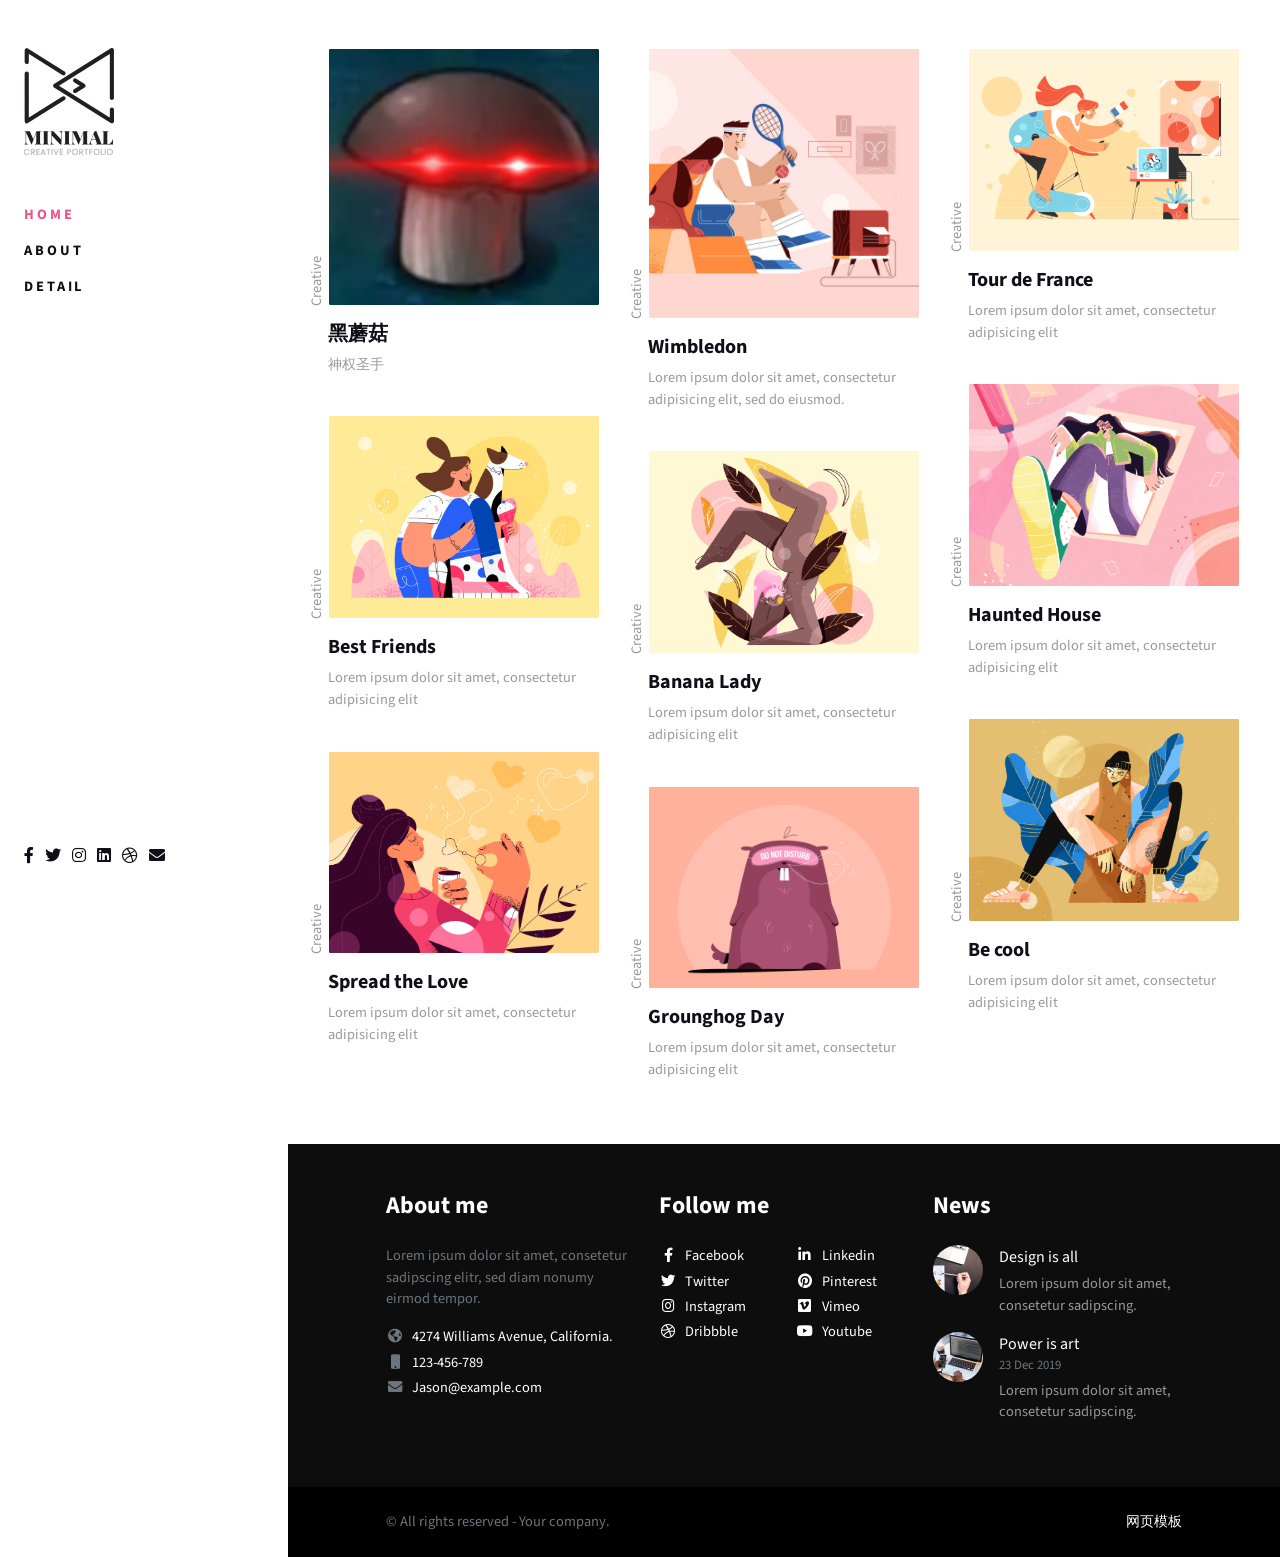
<file: index.html>
<!DOCTYPE html>
<html>
  <head>
    <meta charset="utf-8">
    <title>Minimal | Bootstrap portfolio template</title>
    <meta name="description" content="">
    <meta name="viewport" content="width=device-width, initial-scale=1">
    <meta name="robots" content="all,follow">
    <!-- gLightbox CSS-->
    <link rel="stylesheet" href="vendor/glightbox/css/glightbox.min.css">
    <!-- Google fonts-->
    <link rel="stylesheet" href="https://fonts.googleapis.com/css?family=Source+Sans+Pro:400,700&amp;display=swap">
    <!-- theme stylesheet-->
    <link rel="stylesheet" href="css/style.default.css" id="theme-stylesheet">
    <!-- Custom stylesheet - for your changes-->
    <link rel="stylesheet" href="css/custom.css">
    <!-- Favicon-->
    <link rel="shortcut icon" href="img/favicon.png">
  </head>
  <body>
    <div class="sidebar">
      <div class="sidebar-inner d-flex flex-column">
        <div class="px-4 py-5"><a href="index.html"><img src="img/logo.svg" alt="" width="90"></a></div>
        <div class="sidebar-menu-holder flex-grow-1">
          <ul class="sidebar-menu list-unstyled">
            <li class="mb-2 pb-1">
              <!-- Link--><a class="sidebar-link h6 text-uppercase letter-spacing-2 fw-bold text-sm active" href="index.html">Home</a>
            </li>
            <li class="mb-2 pb-1">
              <!-- Link--><a class="sidebar-link h6 text-uppercase letter-spacing-2 fw-bold text-sm" href="text.html">About</a>
            </li>
            <li class="mb-2 pb-1">
              <!-- Link--><a class="sidebar-link h6 text-uppercase letter-spacing-2 fw-bold text-sm" href="detail.html">Detail</a>
            </li>
          </ul>
        </div>
        <div class="px-4 py-3">
          <ul class="list-inline list-social mb-3">
            <li class="list-inline-item"><a class="reset-anchor" href="#!"><i class="fab fa-facebook-f"></i></a></li>
            <li class="list-inline-item"><a class="reset-anchor" href="#!"><i class="fab fa-twitter"></i></a></li>
            <li class="list-inline-item"><a class="reset-anchor" href="#!"><i class="fab fa-instagram"></i></a></li>
            <li class="list-inline-item"><a class="reset-anchor" href="#!"><i class="fab fa-linkedin"></i></a></li>
            <li class="list-inline-item"><a class="reset-anchor" href="#!"><i class="fab fa-dribbble"></i></a></li>
            <li class="list-inline-item"><a class="reset-anchor" href="#!"><i class="fas fa-envelope"></i></a></li>
          </ul>
        </div>
      </div>
    </div>
    <div class="page-holder">
      <div class="px-4 d-block d-lg-none">
        <!-- navbar-->
        <header class="header">
          <nav class="navbar navbar-expand-lg navbar-light px-0">
            <button class="navbar-toggler navbar-toggler-end text-sm text-uppercase" type="button" data-bs-toggle="collapse" data-bs-target="#navbarSupportedContent" aria-expanded="false" aria-label="Toggle navigation">
              <svg class="svg-icon svg-icon-heavy svg-icon-sm text-dark">
                <use xlink:href="#menu-hamburger-1"> </use>
              </svg>
            </button><a class="navbar-brand" href="index.html"><img src="img/logo.svg" alt="" width="50"></a>
          </nav>
        </header>
      </div> 





      <div class="px-4 py-5">
        <div class="container-fluid">
          <div class="row gy-4 gx-5 masonry-wrapper">
            <div class="col-lg-4 col-md-6 grid-item">
              <div class="listing-item ps-0">
                <div class="position-relative">
                  <ul class="list-inline listing-tags m-0">
                    <li class="list-inline-item"><a class="reset-anchor fw-normal text-gray text-sm" href="htms\img\黑蘑菇.html">Creative</a></li>
                  </ul><a class="reset-anchor d-block listing-img-holder" href="htms\img\黑蘑菇.html"><img class="img-fluid rounded-lg" src="img/portfolio-1.jpg" alt="Treasure"/>
                    <p class="mb-0 text-primary small d-flex align-items-center listing-btn"> <span>Look inside</span>
                      <svg class="svg-icon text-primary svg-icon-sm ms-1">
                        <use xlink:href="#arrow-right-1"> </use>
                      </svg>
                    </p></a>
                </div>
                <div class="py-3"><a class="reset-anchor" href="htms\img\黑蘑菇.html">
                    <h2 class="h5 listing-item-heading">黑蘑菇</h2></a>
                  <p class="text-sm mb-0 listing-item-description">神权圣手</p>
                </div>
              </div>
            </div>
            <div class="col-lg-4 col-md-6 grid-item">
              <div class="listing-item ps-0">
                <div class="position-relative">
                  <ul class="list-inline listing-tags m-0">
                    <li class="list-inline-item"><a class="reset-anchor fw-normal text-gray text-sm" href="htms\img\黑蘑菇.html">Creative</a></li>
                  </ul><a class="reset-anchor d-block listing-img-holder" href="htms\img\黑蘑菇.html"><img class="img-fluid rounded-lg" src="img/portfolio-2.jpg" alt="Wimbledon"/>
                    <p class="mb-0 text-primary small d-flex align-items-center listing-btn"> <span>Look inside</span>
                      <svg class="svg-icon text-primary svg-icon-sm ms-1">
                        <use xlink:href="#arrow-right-1"> </use>
                      </svg>
                    </p></a>
                </div>
                <div class="py-3"><a class="reset-anchor" href="htms\img\黑蘑菇.html">
                    <h2 class="h5 listing-item-heading">Wimbledon</h2></a>
                  <p class="text-sm mb-0 listing-item-description">Lorem ipsum dolor sit amet, consectetur adipisicing elit, sed do eiusmod.</p>
                </div>
              </div>
            </div>





            <div class="col-lg-4 col-md-6 grid-item">
              <div class="listing-item ps-0">
                <div class="position-relative">
                  <ul class="list-inline listing-tags m-0">
                    <li class="list-inline-item"><a class="reset-anchor fw-normal text-gray text-sm" href="detail.html">Creative</a></li>
                  </ul><a class="reset-anchor d-block listing-img-holder" href="detail.html"><img class="img-fluid rounded-lg" src="img/portfolio-3.jpg" alt="Tour de France"/>
                    <p class="mb-0 text-primary small d-flex align-items-center listing-btn"> <span>Look inside</span>
                      <svg class="svg-icon text-primary svg-icon-sm ms-1">
                        <use xlink:href="#arrow-right-1"> </use>
                      </svg>
                    </p></a>
                </div>
                <div class="py-3"><a class="reset-anchor" href="detail.html">
                    <h2 class="h5 listing-item-heading">Tour de France</h2></a>
                  <p class="text-sm mb-0 listing-item-description">Lorem ipsum dolor sit amet, consectetur adipisicing elit</p>
                </div>
              </div>
            </div>
            <div class="col-lg-4 col-md-6 grid-item">
              <div class="listing-item ps-0">
                <div class="position-relative">
                  <ul class="list-inline listing-tags m-0">
                    <li class="list-inline-item"><a class="reset-anchor fw-normal text-gray text-sm" href="detail.html">Creative</a></li>
                  </ul><a class="reset-anchor d-block listing-img-holder" href="detail.html"><img class="img-fluid rounded-lg" src="img/portfolio-4.jpg" alt="Haunted House"/>
                    <p class="mb-0 text-primary small d-flex align-items-center listing-btn"> <span>Look inside</span>
                      <svg class="svg-icon text-primary svg-icon-sm ms-1">
                        <use xlink:href="#arrow-right-1"> </use>
                      </svg>
                    </p></a>
                </div>
                <div class="py-3"><a class="reset-anchor" href="detail.html">
                    <h2 class="h5 listing-item-heading">Haunted House</h2></a>
                  <p class="text-sm mb-0 listing-item-description">Lorem ipsum dolor sit amet, consectetur adipisicing elit</p>
                </div>
              </div>
            </div>
            <div class="col-lg-4 col-md-6 grid-item">
              <div class="listing-item ps-0">
                <div class="position-relative">
                  <ul class="list-inline listing-tags m-0">
                    <li class="list-inline-item"><a class="reset-anchor fw-normal text-gray text-sm" href="detail.html">Creative</a></li>
                  </ul><a class="reset-anchor d-block listing-img-holder" href="detail.html"><img class="img-fluid rounded-lg" src="img/portfolio-5.jpg" alt="Best Friends"/>
                    <p class="mb-0 text-primary small d-flex align-items-center listing-btn"> <span>Look inside</span>
                      <svg class="svg-icon text-primary svg-icon-sm ms-1">
                        <use xlink:href="#arrow-right-1"> </use>
                      </svg>
                    </p></a>
                </div>
                <div class="py-3"><a class="reset-anchor" href="detail.html">
                    <h2 class="h5 listing-item-heading">Best Friends</h2></a>
                  <p class="text-sm mb-0 listing-item-description">Lorem ipsum dolor sit amet, consectetur adipisicing elit</p>
                </div>
              </div>
            </div>
            <div class="col-lg-4 col-md-6 grid-item">
              <div class="listing-item ps-0">
                <div class="position-relative">
                  <ul class="list-inline listing-tags m-0">
                    <li class="list-inline-item"><a class="reset-anchor fw-normal text-gray text-sm" href="detail.html">Creative</a></li>
                  </ul><a class="reset-anchor d-block listing-img-holder" href="detail.html"><img class="img-fluid rounded-lg" src="img/portfolio-6.jpg" alt="Banana Lady"/>
                    <p class="mb-0 text-primary small d-flex align-items-center listing-btn"> <span>Look inside</span>
                      <svg class="svg-icon text-primary svg-icon-sm ms-1">
                        <use xlink:href="#arrow-right-1"> </use>
                      </svg>
                    </p></a>
                </div>
                <div class="py-3"><a class="reset-anchor" href="detail.html">
                    <h2 class="h5 listing-item-heading">Banana Lady</h2></a>
                  <p class="text-sm mb-0 listing-item-description">Lorem ipsum dolor sit amet, consectetur adipisicing elit</p>
                </div>
              </div>
            </div>
            <div class="col-lg-4 col-md-6 grid-item">
              <div class="listing-item ps-0">
                <div class="position-relative">
                  <ul class="list-inline listing-tags m-0">
                    <li class="list-inline-item"><a class="reset-anchor fw-normal text-gray text-sm" href="detail.html">Creative</a></li>
                  </ul><a class="reset-anchor d-block listing-img-holder" href="detail.html"><img class="img-fluid rounded-lg" src="img/portfolio-7.jpg" alt="Be cool"/>
                    <p class="mb-0 text-primary small d-flex align-items-center listing-btn"> <span>Look inside</span>
                      <svg class="svg-icon text-primary svg-icon-sm ms-1">
                        <use xlink:href="#arrow-right-1"> </use>
                      </svg>
                    </p></a>
                </div>
                <div class="py-3"><a class="reset-anchor" href="detail.html">
                    <h2 class="h5 listing-item-heading">Be cool</h2></a>
                  <p class="text-sm mb-0 listing-item-description">Lorem ipsum dolor sit amet, consectetur adipisicing elit</p>
                </div>
              </div>
            </div>
            <div class="col-lg-4 col-md-6 grid-item">
              <div class="listing-item ps-0">
                <div class="position-relative">
                  <ul class="list-inline listing-tags m-0">
                    <li class="list-inline-item"><a class="reset-anchor fw-normal text-gray text-sm" href="detail.html">Creative</a></li>
                  </ul><a class="reset-anchor d-block listing-img-holder" href="detail.html"><img class="img-fluid rounded-lg" src="img/portfolio-8.jpg" alt="Spread the Love"/>
                    <p class="mb-0 text-primary small d-flex align-items-center listing-btn"> <span>Look inside</span>
                      <svg class="svg-icon text-primary svg-icon-sm ms-1">
                        <use xlink:href="#arrow-right-1"> </use>
                      </svg>
                    </p></a>
                </div>
                <div class="py-3"><a class="reset-anchor" href="detail.html">
                    <h2 class="h5 listing-item-heading">Spread the Love</h2></a>
                  <p class="text-sm mb-0 listing-item-description">Lorem ipsum dolor sit amet, consectetur adipisicing elit</p>
                </div>
              </div>
            </div>
            <div class="col-lg-4 col-md-6 grid-item">
              <div class="listing-item ps-0">
                <div class="position-relative">
                  <ul class="list-inline listing-tags m-0">
                    <li class="list-inline-item"><a class="reset-anchor fw-normal text-gray text-sm" href="detail.html">Creative</a></li>
                  </ul><a class="reset-anchor d-block listing-img-holder" href="detail.html"><img class="img-fluid rounded-lg" src="img/portfolio-9.jpg" alt="Grounghog Day"/>
                    <p class="mb-0 text-primary small d-flex align-items-center listing-btn"> <span>Look inside</span>
                      <svg class="svg-icon text-primary svg-icon-sm ms-1">
                        <use xlink:href="#arrow-right-1"> </use>
                      </svg>
                    </p></a>
                </div>
                <div class="py-3"><a class="reset-anchor" href="detail.html">
                    <h2 class="h5 listing-item-heading">Grounghog Day</h2></a>
                  <p class="text-sm mb-0 listing-item-description">Lorem ipsum dolor sit amet, consectetur adipisicing elit</p>
                </div>
              </div>
            </div>
          </div>
        </div>
      </div>
      <footer class="text-muted" style="background: #0d0d0d">
        <div class="container-fluid py-5">
          <div class="row">
            <div class="col-lg-10 mx-auto">
              <div class="row gy-4">
                <div class="col-lg-4">
                  <h2 class="h4 text-white mb-4">About me</h2>
                  <p class="text-sm">Lorem ipsum dolor sit amet, consetetur sadipscing elitr, sed diam nonumy eirmod tempor.</p>
                  <ul class="list-unstyled text-sm mb-0 text-white">
                    <li class="mb-1"><a class="reset-anchor" href="#!"> <i class="fas text-muted me-2 fa-fw fa-globe-americas"></i>4274  Williams Avenue, California.</a></li>
                    <li class="mb-1"><a class="reset-anchor" href="#!"> <i class="fas text-muted me-2 fa-fw fa-mobile"></i>123-456-789</a></li>
                    <li class="mb-1"><a class="reset-anchor" href="#!"> <i class="fas text-muted me-2 fa-fw fa-envelope"></i>Jason@example.com</a></li>
                  </ul>
                </div>
                <div class="col-lg-4">               
                  <h2 class="h4 text-white mb-4">Follow me</h2>
                  <ul class="list-inline">
                    <div class="row text-white text-sm">
                      <div class="col-6">
                        <ul class="list-unstyled">
                          <li><a class="reset-anchor" href="#!"><i class="fab me-2 mb-2 fa-fw fa-facebook-f"></i>Facebook</a></li>
                          <li><a class="reset-anchor" href="#!"><i class="fab me-2 mb-2 fa-fw fa-twitter"></i>Twitter</a></li>
                          <li><a class="reset-anchor" href="#!"><i class="fab me-2 mb-2 fa-fw fa-instagram"></i>Instagram</a></li>
                          <li><a class="reset-anchor" href="#!"><i class="fab me-2 mb-2 fa-fw fa-dribbble"></i>Dribbble</a></li>
                        </ul>
                      </div>
                      <div class="col-6">
                        <ul class="list-unstyled">
                          <li><a class="reset-anchor" href="#!"><i class="fab me-2 mb-2 fa-fw fa-linkedin-in"></i>Linkedin</a></li>
                          <li><a class="reset-anchor" href="#!"><i class="fab me-2 mb-2 fa-fw fa-pinterest"></i>Pinterest</a></li>
                          <li><a class="reset-anchor" href="#!"><i class="fab me-2 mb-2 fa-fw fa-vimeo"></i>Vimeo</a></li>
                          <li><a class="reset-anchor" href="#!"><i class="fab me-2 mb-2 fa-fw fa-youtube"></i>Youtube</a></li>
                        </ul>
                      </div>
                    </div>
                  </ul>
                </div>
                <div class="col-lg-4">
                  <h2 class="h4 text-white mb-4">News</h2>
                  <ul class="list-unstyled mb-0">
                    <li><a class="reset-anchor" href="#!"> 
                        <div class="d-flex">
                          <div class="flex-shrink-0"><img class="rounded-circle" src="img/news-1.jpg" alt="Design is all" width="50"></div>
                          <div class="ms-3">
                            <p class="text-white mb-0">Design is all</p>
                            <p class="small mb-1"></p>
                            <p class="text-gray text-sm">Lorem ipsum dolor sit amet, consetetur sadipscing.</p>
                          </div>
                        </div></a></li>
                    <li><a class="reset-anchor" href="#!"> 
                        <div class="d-flex">
                          <div class="flex-shrink-0"><img class="rounded-circle" src="img/news-2.jpg" alt="Power is art" width="50"></div>
                          <div class="ms-3">
                            <p class="text-white mb-0">Power is art</p>
                            <p class="small mb-1">23 Dec 2019</p>
                            <p class="text-gray text-sm">Lorem ipsum dolor sit amet, consetetur sadipscing.</p>
                          </div>
                        </div></a></li>
                  </ul>
                </div>
              </div>
            </div>
          </div>
        </div>
        <div class="bg-dark py-4">
          <div class="container-fluid">
            <div class="row">
              <div class="col-lg-10 mx-auto">
                <div class="row text-white">
                  <div class="col-md-6 text-center text-md-start">
                    <p class="text-sm mb-3 mb-md-0"><span class="text-muted">&copy; All rights reserved - Your company.</span></p>
                  </div>
                  <div class="col-md-6 text-center text-md-end">
                    <p class="text-sm mb-0">
                      <a target="_blank" href="http://www.mobanwang.com/" title="网页模板" class="reset-anchor">网页模板</a>
                    </p>
                  </div>
                </div>
              </div>
            </div>
          </div>
        </div>
      </footer>
    </div>
    <!-- JavaScript files-->
    <script src="vendor/bootstrap/js/bootstrap.bundle.min.js"></script>
    <script src="vendor/masonry-layout/masonry.pkgd.min.js"></script>
    <script src="vendor/imagesloaded/imagesloaded.pkgd.min.js"></script>
    <script src="vendor/glightbox/js/glightbox.min.js"></script>
    <script src="js/front.js"></script>
    <script>
      // ------------------------------------------------------- //
      //   Inject SVG Sprite - 
      //   see more here 
      //   https://css-tricks.com/ajaxing-svg-sprite/
      // ------------------------------------------------------ //
      function injectSvgSprite(path) {
      
          var ajax = new XMLHttpRequest();
          ajax.open("GET", path, true);
          ajax.send();
          ajax.onload = function(e) {
          var div = document.createElement("div");
          div.className = 'd-none';
          div.innerHTML = ajax.responseText;
          document.body.insertBefore(div, document.body.childNodes[0]);
          }
      }
      // this is set to BootstrapTemple website as you cannot 
      // inject local SVG sprite (using only 'icons/orion-svg-sprite.svg' path)
      // while using file:// protocol
      // pls don't forget to change to your domain :)
      injectSvgSprite('icons/orion-svg-sprite.svg'); 
      
    </script>
    <!-- FontAwesome CSS - loading as last, so it doesn't block rendering-->
    <link rel="stylesheet" href="https://use.fontawesome.com/releases/v5.7.1/css/all.css" integrity="sha384-fnmOCqbTlWIlj8LyTjo7mOUStjsKC4pOpQbqyi7RrhN7udi9RwhKkMHpvLbHG9Sr" crossorigin="anonymous">
  </body>
</html>
</file>
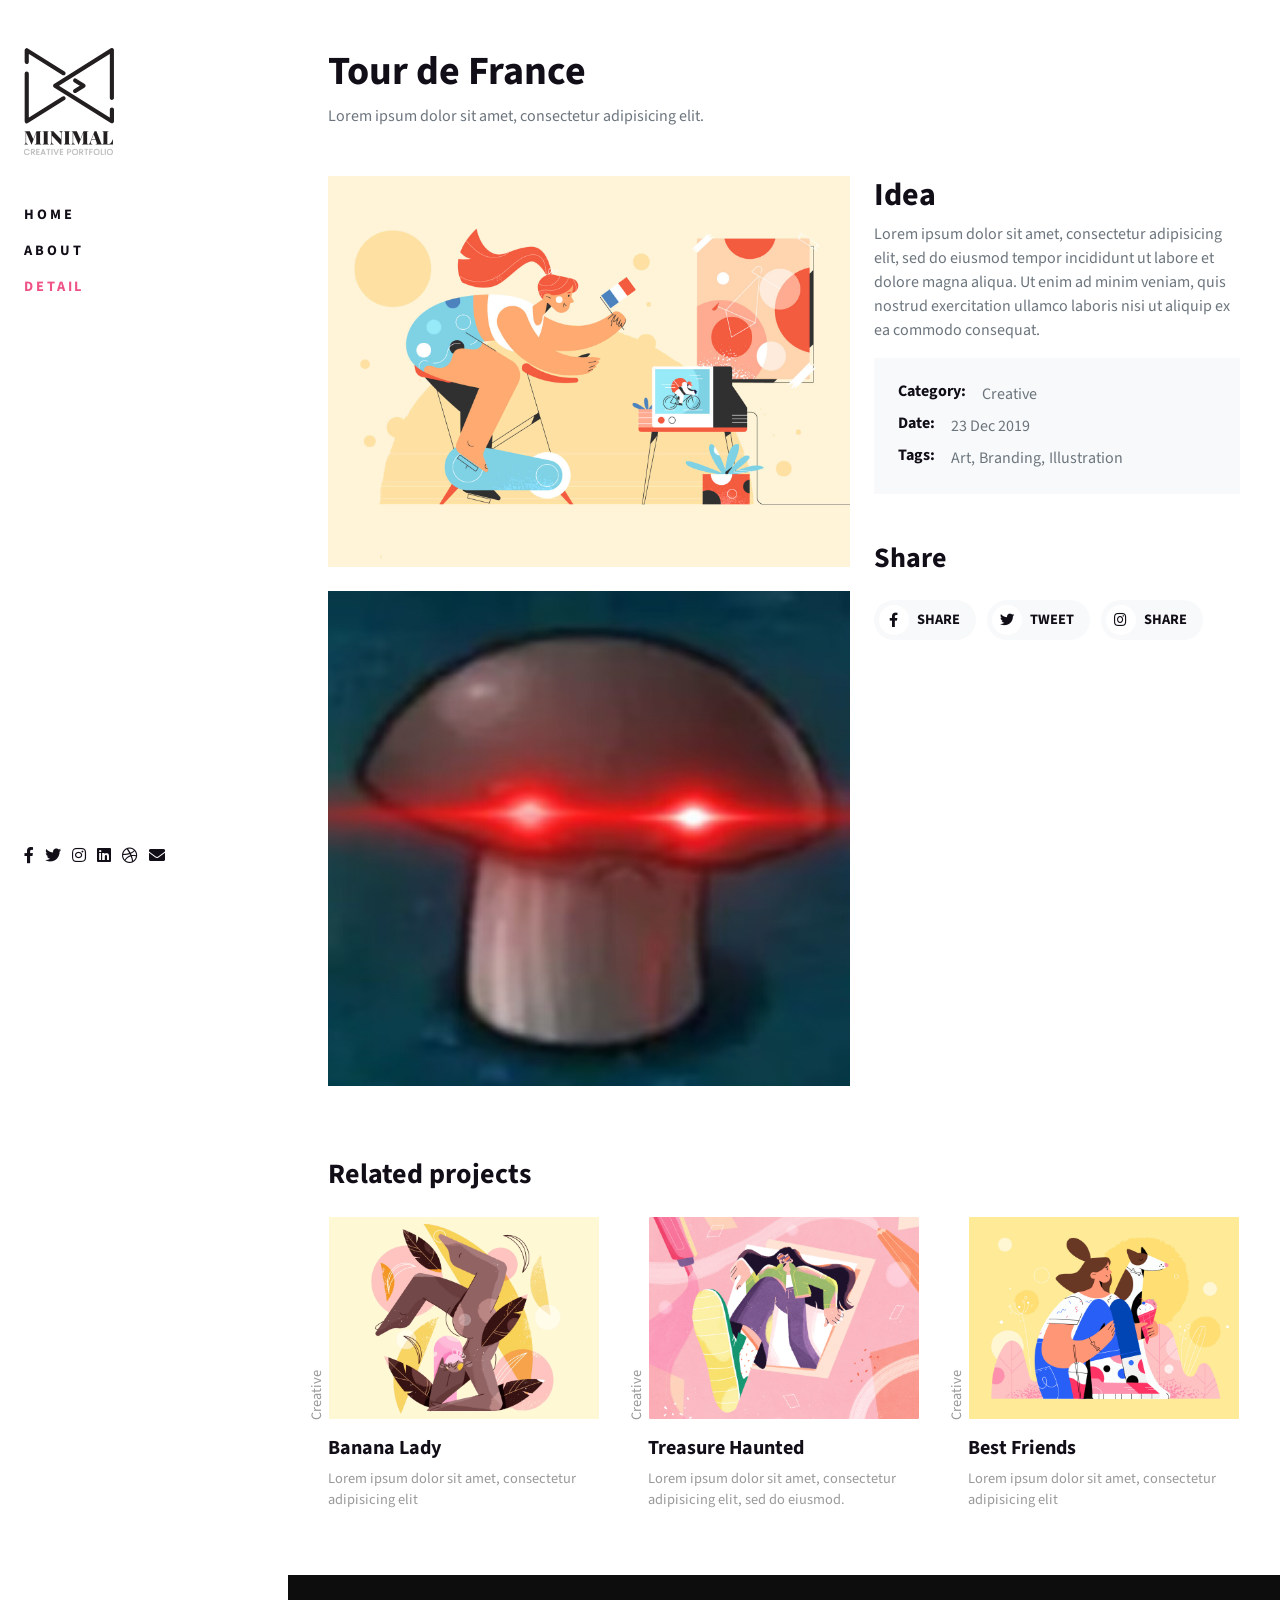
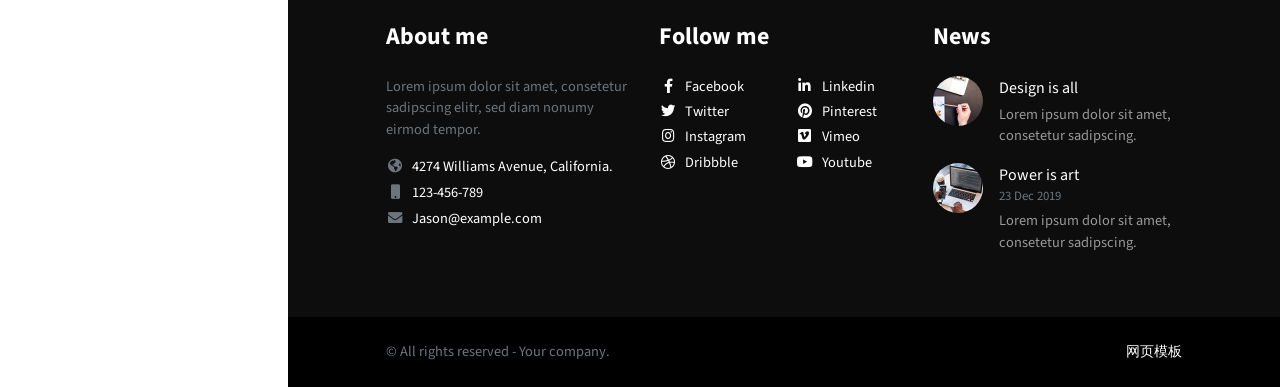
<file: detail.html>
<!DOCTYPE html>
<html>
  <head>
    <meta charset="utf-8">
    <title>Minimal | Bootstrap portfolio template</title>
    <meta name="description" content="">
    <meta name="viewport" content="width=device-width, initial-scale=1">
    <meta name="robots" content="all,follow">
    <!-- gLightbox CSS-->
    <link rel="stylesheet" href="vendor/glightbox/css/glightbox.min.css">
    <!-- Google fonts-->
    <link rel="stylesheet" href="https://fonts.googleapis.com/css?family=Source+Sans+Pro:400,700&amp;display=swap">
    <!-- theme stylesheet-->
    <link rel="stylesheet" href="css/style.default.css" id="theme-stylesheet">
    <!-- Custom stylesheet - for your changes-->
    <link rel="stylesheet" href="css/custom.css">
    <!-- Favicon-->
    <link rel="shortcut icon" href="img/favicon.png">
  </head>
  <body>
    <div class="sidebar">
      <div class="sidebar-inner d-flex flex-column">
        <div class="px-4 py-5"><a href="index.html"><img src="img/logo.svg" alt="" width="90"></a></div>
        <div class="sidebar-menu-holder flex-grow-1">
          <ul class="sidebar-menu list-unstyled">
            <li class="mb-2 pb-1">
              <!-- Link--><a class="sidebar-link h6 text-uppercase letter-spacing-2 fw-bold text-sm" href="index.html">Home</a>
            </li>
            <li class="mb-2 pb-1">
              <!-- Link--><a class="sidebar-link h6 text-uppercase letter-spacing-2 fw-bold text-sm" href="text.html">About</a>
            </li>
            <li class="mb-2 pb-1">
              <!-- Link--><a class="sidebar-link h6 text-uppercase letter-spacing-2 fw-bold text-sm active" href="detail.html">Detail</a>
            </li>
          </ul>
        </div>
        <div class="px-4 py-3">
          <ul class="list-inline list-social mb-3">
            <li class="list-inline-item"><a class="reset-anchor" href="#!"><i class="fab fa-facebook-f"></i></a></li>
            <li class="list-inline-item"><a class="reset-anchor" href="#!"><i class="fab fa-twitter"></i></a></li>
            <li class="list-inline-item"><a class="reset-anchor" href="#!"><i class="fab fa-instagram"></i></a></li>
            <li class="list-inline-item"><a class="reset-anchor" href="#!"><i class="fab fa-linkedin"></i></a></li>
            <li class="list-inline-item"><a class="reset-anchor" href="#!"><i class="fab fa-dribbble"></i></a></li>
            <li class="list-inline-item"><a class="reset-anchor" href="#!"><i class="fas fa-envelope"></i></a></li>
          </ul>
        </div>
      </div>
    </div>
    <div class="page-holder">
      <div class="px-4 d-block d-lg-none">
        <!-- navbar-->
        <header class="header">
          <nav class="navbar navbar-expand-lg navbar-light px-0">
            <button class="navbar-toggler navbar-toggler-end text-sm text-uppercase" type="button" data-bs-toggle="collapse" data-bs-target="#navbarSupportedContent" aria-expanded="false" aria-label="Toggle navigation">
              <svg class="svg-icon svg-icon-heavy svg-icon-sm text-dark">
                <use xlink:href="#menu-hamburger-1"> </use>
              </svg>
            </button><a class="navbar-brand" href="index.html"><img src="img/logo.svg" alt="" width="50"></a>
          </nav>
        </header>
      </div>
      <div class="px-4 py-5">
        <div class="container-fluid">
          <div class="row">
            <div class="col-lg-7">
              <h1>Tour de France</h1>
              <p class="text-muted mb-5">Lorem ipsum dolor sit amet, consectetur adipisicing elit.</p>
            </div>
          </div>
          <div class="row mb-5">
            <div class="col-lg-7"><a class="glightbox product-view" href="img/portfolio-3.jpg" data-gallery="gallery" data-glightbox="Tour de France"><img class="img-fluid mb-4" src="img/portfolio-3.jpg" alt="..."></a><a class="glightbox product-view" href="img/portfolio-1.jpg" data-gallery="gallery" data-glightbox="Tour de France"><img class="img-fluid mb-4" src="img/portfolio-1.jpg" alt="..."></a></div>
            <div class="col-lg-5 position-sticky">
              <h2>Idea</h2>
              <p class="text-muted">Lorem ipsum dolor sit amet, consectetur adipisicing elit, sed do eiusmod tempor incididunt ut labore et dolore magna aliqua. Ut enim ad minim veniam, quis nostrud exercitation ullamco laboris nisi ut aliquip ex ea commodo consequat.</p>
              <div class="p-4 bg-light mb-5">
                <ul class="list-unstyled mb-0">
                  <li class="d-flex mb-2">
                    <h6 class="mb-0">Category:</h6>
                    <p class="ms-3 text-muted mb-0">Creative</p>
                  </li>
                  <li class="d-flex mb-2">
                    <h6 class="mb-0">Date:</h6>
                    <p class="ms-3 text-muted mb-0">23 Dec 2019</p>
                  </li>
                  <li class="d-flex">
                    <h6 class="mb-0">Tags:</h6>
                    <p class="ms-3 text-muted mb-0"><a class="reset-anchor me-1" href="#!">Art,</a><a class="reset-anchor me-1" href="#!">Branding,</a><a class="reset-anchor me-1" href="#!">Illustration</a></p>
                  </li>
                </ul>
              </div>
              <h2 class="h3 mb-4">Share</h2>
              <ul class="list-inline">
                <li class="list-inline-item"><a class="reset-anchor social-share-link facebook" href="#!"><i class="fab me-2 fa-facebook-f"></i>Share</a></li>
                <li class="list-inline-item"><a class="reset-anchor social-share-link twitter" href="#!"><i class="fab me-2 fa-twitter"></i>Tweet</a></li>
                <li class="list-inline-item"><a class="reset-anchor social-share-link instagram" href="#!"><i class="fab me-2 fa-instagram"></i>Share</a></li>
              </ul>
            </div>
          </div>
          <h2 class="h3 mb-4">Related projects</h2>
          <div class="row gy-4 gx-5">
            <div class="col-lg-4">
              <div class="listing-item ps-0">
                <div class="position-relative">
                  <ul class="list-inline listing-tags m-0">
                    <li class="list-inline-item"><a class="reset-anchor fw-normal text-gray text-sm" href="detail.html">Creative</a></li>
                  </ul><a class="reset-anchor d-block listing-img-holder" href="detail.html"><img class="img-fluid rounded-lg" src="img/portfolio-6.jpg" alt="Banana Lady"/>
                    <p class="mb-0 text-primary small d-flex align-items-center listing-btn"> <span>Look inside</span>
                      <svg class="svg-icon text-primary svg-icon-sm ms-1">
                        <use xlink:href="#arrow-right-1"> </use>
                      </svg>
                    </p></a>
                </div>
                <div class="py-3"><a class="reset-anchor" href="detail.html">
                    <h2 class="h5 listing-item-heading">Banana Lady</h2></a>
                  <p class="text-sm mb-0 listing-item-description">Lorem ipsum dolor sit amet, consectetur adipisicing elit</p>
                </div>
              </div>
            </div>
            <div class="col-lg-4">
              <div class="listing-item ps-0">
                <div class="position-relative">
                  <ul class="list-inline listing-tags m-0">
                    <li class="list-inline-item"><a class="reset-anchor fw-normal text-gray text-sm" href="detail.html">Creative</a></li>
                  </ul><a class="reset-anchor d-block listing-img-holder" href="detail.html"><img class="img-fluid rounded-lg" src="img/portfolio-4.jpg" alt="Treasure Haunted"/>
                    <p class="mb-0 text-primary small d-flex align-items-center listing-btn"> <span>Look inside</span>
                      <svg class="svg-icon text-primary svg-icon-sm ms-1">
                        <use xlink:href="#arrow-right-1"> </use>
                      </svg>
                    </p></a>
                </div>
                <div class="py-3"><a class="reset-anchor" href="detail.html">
                    <h2 class="h5 listing-item-heading">Treasure Haunted</h2></a>
                  <p class="text-sm mb-0 listing-item-description">Lorem ipsum dolor sit amet, consectetur adipisicing elit, sed do eiusmod.</p>
                </div>
              </div>
            </div>
            <div class="col-lg-4">
              <div class="listing-item ps-0">
                <div class="position-relative">
                  <ul class="list-inline listing-tags m-0">
                    <li class="list-inline-item"><a class="reset-anchor fw-normal text-gray text-sm" href="detail.html">Creative</a></li>
                  </ul><a class="reset-anchor d-block listing-img-holder" href="detail.html"><img class="img-fluid rounded-lg" src="img/portfolio-5.jpg" alt="Best Friends"/>
                    <p class="mb-0 text-primary small d-flex align-items-center listing-btn"> <span>Look inside</span>
                      <svg class="svg-icon text-primary svg-icon-sm ms-1">
                        <use xlink:href="#arrow-right-1"> </use>
                      </svg>
                    </p></a>
                </div>
                <div class="py-3"><a class="reset-anchor" href="detail.html">
                    <h2 class="h5 listing-item-heading">Best Friends</h2></a>
                  <p class="text-sm mb-0 listing-item-description">Lorem ipsum dolor sit amet, consectetur adipisicing elit</p>
                </div>
              </div>
            </div>
          </div>
        </div>
      </div>
      <footer class="text-muted" style="background: #0d0d0d">
        <div class="container-fluid py-5">
          <div class="row">
            <div class="col-lg-10 mx-auto">
              <div class="row gy-4">
                <div class="col-lg-4">
                  <h2 class="h4 text-white mb-4">About me</h2>
                  <p class="text-sm">Lorem ipsum dolor sit amet, consetetur sadipscing elitr, sed diam nonumy eirmod tempor.</p>
                  <ul class="list-unstyled text-sm mb-0 text-white">
                    <li class="mb-1"><a class="reset-anchor" href="#!"> <i class="fas text-muted me-2 fa-fw fa-globe-americas"></i>4274  Williams Avenue, California.</a></li>
                    <li class="mb-1"><a class="reset-anchor" href="#!"> <i class="fas text-muted me-2 fa-fw fa-mobile"></i>123-456-789</a></li>
                    <li class="mb-1"><a class="reset-anchor" href="#!"> <i class="fas text-muted me-2 fa-fw fa-envelope"></i>Jason@example.com</a></li>
                  </ul>
                </div>
                <div class="col-lg-4">               
                  <h2 class="h4 text-white mb-4">Follow me</h2>
                  <ul class="list-inline">
                    <div class="row text-white text-sm">
                      <div class="col-6">
                        <ul class="list-unstyled">
                          <li><a class="reset-anchor" href="#!"><i class="fab me-2 mb-2 fa-fw fa-facebook-f"></i>Facebook</a></li>
                          <li><a class="reset-anchor" href="#!"><i class="fab me-2 mb-2 fa-fw fa-twitter"></i>Twitter</a></li>
                          <li><a class="reset-anchor" href="#!"><i class="fab me-2 mb-2 fa-fw fa-instagram"></i>Instagram</a></li>
                          <li><a class="reset-anchor" href="#!"><i class="fab me-2 mb-2 fa-fw fa-dribbble"></i>Dribbble</a></li>
                        </ul>
                      </div>
                      <div class="col-6">
                        <ul class="list-unstyled">
                          <li><a class="reset-anchor" href="#!"><i class="fab me-2 mb-2 fa-fw fa-linkedin-in"></i>Linkedin</a></li>
                          <li><a class="reset-anchor" href="#!"><i class="fab me-2 mb-2 fa-fw fa-pinterest"></i>Pinterest</a></li>
                          <li><a class="reset-anchor" href="#!"><i class="fab me-2 mb-2 fa-fw fa-vimeo"></i>Vimeo</a></li>
                          <li><a class="reset-anchor" href="#!"><i class="fab me-2 mb-2 fa-fw fa-youtube"></i>Youtube</a></li>
                        </ul>
                      </div>
                    </div>
                  </ul>
                </div>
                <div class="col-lg-4">
                  <h2 class="h4 text-white mb-4">News</h2>
                  <ul class="list-unstyled mb-0">
                    <li><a class="reset-anchor" href="#!"> 
                        <div class="d-flex">
                          <div class="flex-shrink-0"><img class="rounded-circle" src="img/news-1.jpg" alt="Design is all" width="50"></div>
                          <div class="ms-3">
                            <p class="text-white mb-0">Design is all</p>
                            <p class="small mb-1"></p>
                            <p class="text-gray text-sm">Lorem ipsum dolor sit amet, consetetur sadipscing.</p>
                          </div>
                        </div></a></li>
                    <li><a class="reset-anchor" href="#!"> 
                        <div class="d-flex">
                          <div class="flex-shrink-0"><img class="rounded-circle" src="img/news-2.jpg" alt="Power is art" width="50"></div>
                          <div class="ms-3">
                            <p class="text-white mb-0">Power is art</p>
                            <p class="small mb-1">23 Dec 2019</p>
                            <p class="text-gray text-sm">Lorem ipsum dolor sit amet, consetetur sadipscing.</p>
                          </div>
                        </div></a></li>
                  </ul>
                </div>
              </div>
            </div>
          </div>
        </div>
        <div class="bg-dark py-4">
          <div class="container-fluid">
            <div class="row">
              <div class="col-lg-10 mx-auto">
                <div class="row text-white">
                  <div class="col-md-6 text-center text-md-start">
                    <p class="text-sm mb-3 mb-md-0"><span class="text-muted">&copy; All rights reserved - Your company.</span></p>
                  </div>
                  <div class="col-md-6 text-center text-md-end">
                    <p class="text-sm mb-0">
                      <a target="_blank" href="http://www.mobanwang.com/" title="网页模板" class="reset-anchor">网页模板</a>
                    </p>
                  </div>
                </div>
              </div>
            </div>
          </div>
        </div>
      </footer>
    </div>
    <!-- JavaScript files-->
    <script src="vendor/bootstrap/js/bootstrap.bundle.min.js"></script>
    <script src="vendor/masonry-layout/masonry.pkgd.min.js"></script>
    <script src="vendor/imagesloaded/imagesloaded.pkgd.min.js"></script>
    <script src="vendor/glightbox/js/glightbox.min.js"></script>
    <script src="js/front.js"></script>
    <script>
      // ------------------------------------------------------- //
      //   Inject SVG Sprite - 
      //   see more here 
      //   https://css-tricks.com/ajaxing-svg-sprite/
      // ------------------------------------------------------ //
      function injectSvgSprite(path) {
      
          var ajax = new XMLHttpRequest();
          ajax.open("GET", path, true);
          ajax.send();
          ajax.onload = function(e) {
          var div = document.createElement("div");
          div.className = 'd-none';
          div.innerHTML = ajax.responseText;
          document.body.insertBefore(div, document.body.childNodes[0]);
          }
      }
      // this is set to BootstrapTemple website as you cannot 
      // inject local SVG sprite (using only 'icons/orion-svg-sprite.svg' path)
      // while using file:// protocol
      // pls don't forget to change to your domain :)
      injectSvgSprite('icons/orion-svg-sprite.svg'); 
      
    </script>
    <!-- FontAwesome CSS - loading as last, so it doesn't block rendering-->
    <link rel="stylesheet" href="https://use.fontawesome.com/releases/v5.7.1/css/all.css" integrity="sha384-fnmOCqbTlWIlj8LyTjo7mOUStjsKC4pOpQbqyi7RrhN7udi9RwhKkMHpvLbHG9Sr" crossorigin="anonymous">
  </body>
</html>
</file>
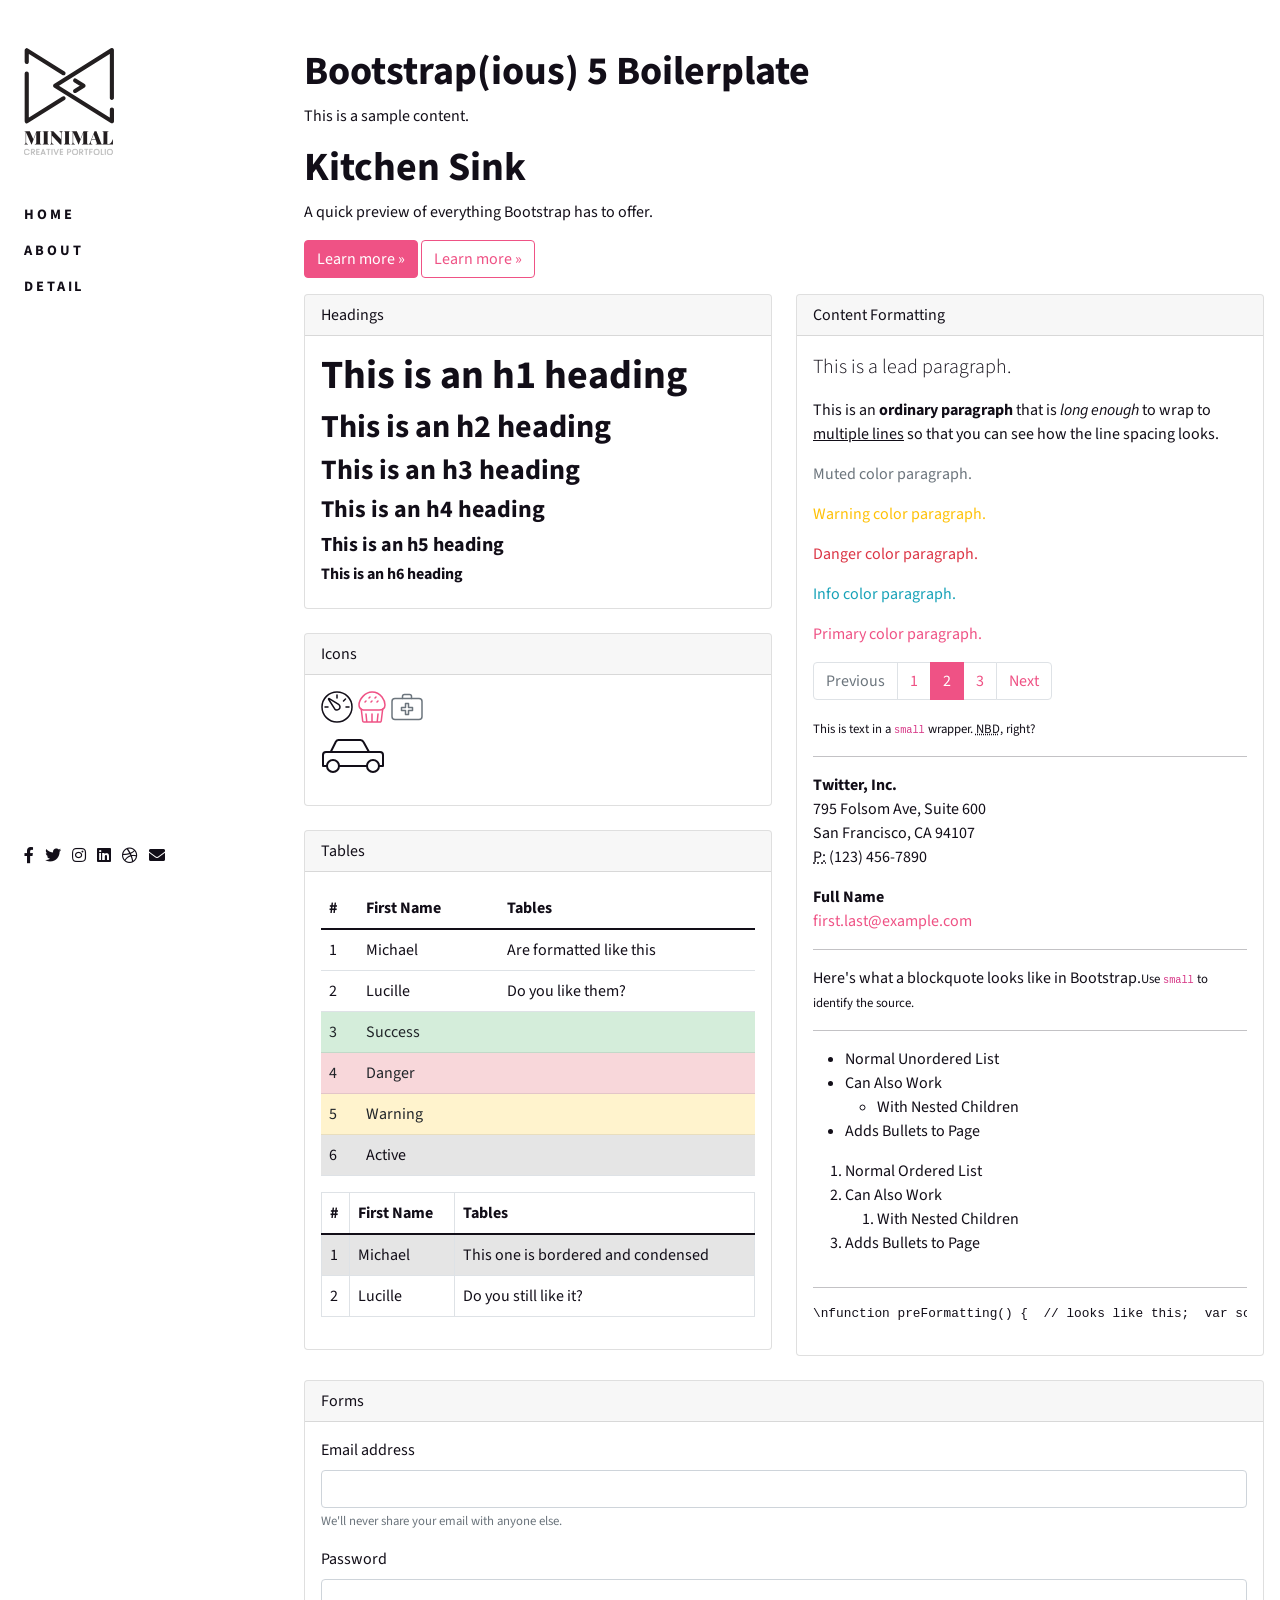
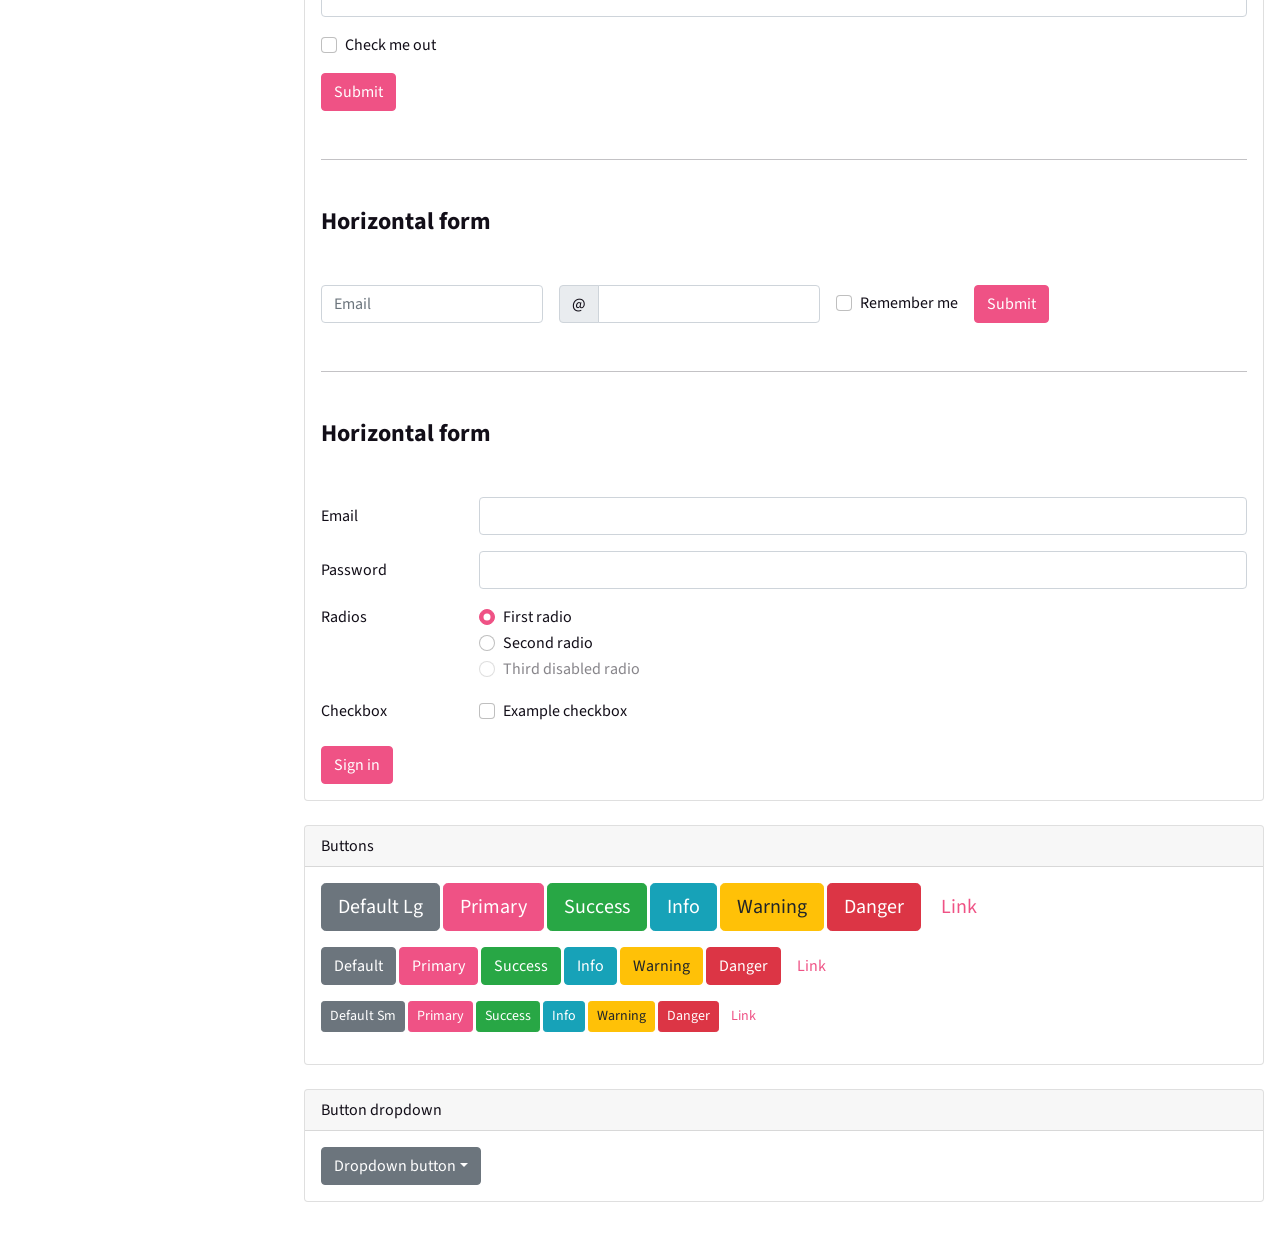
<file: test.html>
<!DOCTYPE html>
<html>
  <head>
    <meta charset="utf-8">
    <title>Minimal | Bootstrap portfolio template</title>
    <meta name="description" content="">
    <meta name="viewport" content="width=device-width, initial-scale=1">
    <meta name="robots" content="all,follow">
    <!-- gLightbox CSS-->
    <link rel="stylesheet" href="vendor/glightbox/css/glightbox.min.css">
    <!-- Google fonts-->
    <link rel="stylesheet" href="https://fonts.googleapis.com/css?family=Source+Sans+Pro:400,700&amp;display=swap">
    <!-- theme stylesheet-->
    <link rel="stylesheet" href="css/style.default.css" id="theme-stylesheet">
    <!-- Custom stylesheet - for your changes-->
    <link rel="stylesheet" href="css/custom.css">
    <!-- Favicon-->
    <link rel="shortcut icon" href="img/favicon.png">
  </head>
  <body>
    <div class="sidebar">
      <div class="sidebar-inner d-flex flex-column">
        <div class="px-4 py-5"><a href="index.html"><img src="img/logo.svg" alt="" width="90"></a></div>
        <div class="sidebar-menu-holder flex-grow-1">
          <ul class="sidebar-menu list-unstyled">
            <li class="mb-2 pb-1">
              <!-- Link--><a class="sidebar-link h6 text-uppercase letter-spacing-2 fw-bold text-sm" href="index.html">Home</a>
            </li>
            <li class="mb-2 pb-1">
              <!-- Link--><a class="sidebar-link h6 text-uppercase letter-spacing-2 fw-bold text-sm" href="text.html">About</a>
            </li>
            <li class="mb-2 pb-1">
              <!-- Link--><a class="sidebar-link h6 text-uppercase letter-spacing-2 fw-bold text-sm" href="detail.html">Detail</a>
            </li>
          </ul>
        </div>
        <div class="px-4 py-3">
          <ul class="list-inline list-social mb-3">
            <li class="list-inline-item"><a class="reset-anchor" href="#!"><i class="fab fa-facebook-f"></i></a></li>
            <li class="list-inline-item"><a class="reset-anchor" href="#!"><i class="fab fa-twitter"></i></a></li>
            <li class="list-inline-item"><a class="reset-anchor" href="#!"><i class="fab fa-instagram"></i></a></li>
            <li class="list-inline-item"><a class="reset-anchor" href="#!"><i class="fab fa-linkedin"></i></a></li>
            <li class="list-inline-item"><a class="reset-anchor" href="#!"><i class="fab fa-dribbble"></i></a></li>
            <li class="list-inline-item"><a class="reset-anchor" href="#!"><i class="fas fa-envelope"></i></a></li>
          </ul>
        </div>
      </div>
    </div>
    <div class="page-holder">
      <div class="container py-5">
        <h1>Bootstrap(ious) 5 Boilerplate</h1>
        <p>This is a sample content.</p>
        <div class="jumbotron">
          <h1>Kitchen Sink</h1>
          <p>A quick preview of everything Bootstrap has to offer.</p>
          <p><a class="btn btn-primary btn-large" href="#!">Learn more »</a> <a class="btn btn-outline-primary btn-large" href="#!">Learn more »</a></p>
        </div>
        <div class="row">
          <div class="col-lg-6">
            <div class="card mb-4" id="headings">
              <div class="card-header">Headings</div>
              <div class="card-body">
                <h1>This is an h1 heading</h1>
                <h2>This is an h2 heading</h2>
                <h3>This is an h3 heading</h3>
                <h4>This is an h4 heading</h4>
                <h5>This is an h5 heading</h5>
                <h6>This is an h6 heading</h6>
              </div>
            </div>
            <div class="card mb-4">
              <div class="card-header">Icons</div>
              <div class="card-body">
                <svg class="svg-icon">
                  <use xlink:href="#speed-1"> </use>
                </svg>
                <svg class="svg-icon text-primary">
                  <use xlink:href="#muffin-1"> </use>
                </svg>
                <svg class="svg-icon text-muted">
                  <use xlink:href="#first-aid-kit-1"> </use>
                </svg><br>
                <svg class="svg-icon svg-icon-big svg-icon-light">
                  <use xlink:href="#sedan-1"> </use>
                </svg>
              </div>
            </div>
            <div class="card mb-4" id="tables">
              <div class="card-header">Tables</div>
              <div class="card-body">
                <table class="table table-hover">
                  <thead>
                    <tr>
                      <th>#</th>
                      <th>First Name</th>
                      <th>Tables</th>
                    </tr>
                  </thead>
                  <tbody>
                    <tr>
                      <td>1</td>
                      <td>Michael</td>
                      <td>Are formatted like this</td>
                    </tr>
                    <tr>
                      <td>2</td>
                      <td>Lucille</td>
                      <td>Do you like them?</td>
                    </tr>
                    <tr class="table-success">
                      <td>3</td>
                      <td>Success</td>
                      <td></td>
                    </tr>
                    <tr class="table-danger">
                      <td>4</td>
                      <td>Danger</td>
                      <td></td>
                    </tr>
                    <tr class="table-warning">
                      <td>5</td>
                      <td>Warning</td>
                      <td></td>
                    </tr>
                    <tr class="table-active">
                      <td>6</td>
                      <td>Active</td>
                      <td></td>
                    </tr>
                  </tbody>
                </table>
                <table class="table table-bordered">
                  <thead>
                    <tr>
                      <th>#</th>
                      <th>First Name</th>
                      <th>Tables</th>
                    </tr>
                  </thead>
                  <tbody>
                    <tr class="table-active">
                      <td>1</td>
                      <td>Michael</td>
                      <td>This one is bordered and condensed</td>
                    </tr>
                    <tr>
                      <td>2</td>
                      <td>Lucille</td>
                      <td>Do you still like it?</td>
                    </tr>
                  </tbody>
                </table>
              </div>
            </div>
          </div>
          <div class="col-lg-6">
            <div class="card mb-4" id="content-formatting">
              <div class="card-header">Content Formatting</div>
              <div class="card-body">
                <p class="lead">This is a lead paragraph.</p>
                <p>This is an <b>ordinary paragraph</b> that is <i>long enough</i> to wrap to 
                  <u>multiple lines</u> so that you can see how the line spacing looks.
                </p>
                <p class="text-muted">Muted color paragraph.</p>
                <p class="text-warning">Warning color paragraph.</p>
                <p class="text-danger">Danger color paragraph.</p>
                <p class="text-info">Info color paragraph.</p>
                <p class="text-primary">Primary color paragraph.</p>
                <nav aria-label="...">
                  <ul class="pagination">
                    <li class="page-item disabled"><span class="page-link">Previous</span></li>
                    <li class="page-item"><a class="page-link" href="#!">1</a></li>
                    <li class="page-item active"><span class="page-link">2<span class="visually-hidden">(current)</span></span></li>
                    <li class="page-item"><a class="page-link" href="#!">3</a></li>
                    <li class="page-item"><a class="page-link" href="#!">Next</a></li>
                  </ul>
                </nav>
                <p><small>This is text in a <code>small</code> wrapper. <abbr title="No Big Deal">NBD</abbr>, right?</small></p>
                <hr>
                <address><strong>Twitter, Inc.</strong><br> 795 Folsom Ave, Suite 600<br> San Francisco, CA 94107<br><abbr title="Phone">P:</abbr> (123) 456-7890</address>
                <address class="col-6"><strong>Full Name</strong><br><a href="mailto:#">first.last@example.com</a></address>
                <hr>
                <blockquote>Here's what a blockquote looks like in Bootstrap.<small>Use <code>small</code> to identify the source.</small></blockquote>
                <hr>
                <div class="row">
                  <div class="col-xs-6">
                    <ul>
                      <li>Normal Unordered List</li>
                      <li>Can Also Work
                        <ul>
                          <li>With Nested Children</li>
                        </ul>
                      </li>
                      <li>Adds Bullets to Page</li>
                    </ul>
                  </div>
                  <div class="col-xs-6">
                    <ol>
                      <li>Normal Ordered List</li>
                      <li>Can Also Work
                        <ol>
                          <li>With Nested Children</li>
                        </ol>
                      </li>
                      <li>Adds Bullets to Page</li>
                    </ol>
                  </div>
                </div>
                <hr>
                <pre>\nfunction preFormatting() {  // looks like this;  var something = somethingElse;  return true;}                        </pre>
              </div>
            </div>
          </div>
        </div>
        <div class="card mb-4" id="forms">
          <div class="card-header">Forms</div>
          <div class="card-body">
            <form>
              <div class="mb-3">
                <label class="form-label" for="exampleInputEmail1">Email address</label>
                <input class="form-control" id="exampleInputEmail1" type="email" aria-describedby="emailHelp">
                <div class="form-text" id="emailHelp">We'll never share your email with anyone else.</div>
              </div>
              <div class="mb-3">
                <label class="form-label" for="exampleInputPassword1">Password</label>
                <input class="form-control" id="exampleInputPassword1" type="password">
              </div>
              <div class="mb-3 form-check">
                <input class="form-check-input" id="exampleCheck1" type="checkbox">
                <label class="form-check-label" for="exampleCheck1">Check me out</label>
              </div>
              <button class="btn btn-primary" type="submit">Submit</button>
            </form>
            <hr class="my-5">
            <h4 class="mb-5">Horizontal form</h4>
            <form class="row row-cols-lg-auto g-3 align-items-center">
              <div class="col-12">
                <input class="form-control" type="text" placeholder="Email">
                <label class="visually-hidden" for="inlineFormInputGroupUsername2">Username</label>
              </div>
              <div class="col-12">
                <div class="input-group"><span class="input-group-text">@</span>
                  <input class="form-control" id="inlineFormInputGroupUsername2" type="text">
                </div>
              </div>
              <div class="col-12">
                <div class="form-check">
                  <input class="form-check-input" id="inlineFormCheck" type="checkbox">
                  <label class="form-check-label" for="inlineFormCheck">Remember me</label>
                </div>
              </div>
              <div class="col-12">
                <button class="btn btn-primary" type="submit">Submit</button>
              </div>
            </form>
            <hr class="my-5">
            <h4 class="mb-5">Horizontal form</h4>
            <form>
              <div class="row mb-3">
                <label class="col-sm-2 col-form-label" for="inputEmail3">Email</label>
                <div class="col-sm-10">
                  <input class="form-control" id="inputEmail3" type="email">
                </div>
              </div>
              <div class="row mb-3">
                <label class="col-sm-2 col-form-label" for="inputPassword3">Password</label>
                <div class="col-sm-10">
                  <input class="form-control" id="inputPassword3" type="password">
                </div>
              </div>
              <fieldset>
                <div class="row mb-3">
                  <legend class="col-form-label col-sm-2 pt-0">Radios</legend>
                  <div class="col-sm-10">
                    <div class="form-check">
                      <input class="form-check-input" id="gridRadios1" type="radio" name="gridRadios" value="option1" checked>
                      <label class="form-check-label" for="gridRadios1">
                        First radio
                        
                      </label>
                    </div>
                    <div class="form-check">
                      <input class="form-check-input" id="gridRadios2" type="radio" name="gridRadios" value="option2">
                      <label class="form-check-label" for="gridRadios2">
                        Second radio
                        
                      </label>
                    </div>
                    <div class="form-check disabled">
                      <input class="form-check-input" id="gridRadios3" type="radio" name="gridRadios" value="option3" disabled>
                      <label class="form-check-label" for="gridRadios3">
                        Third disabled radio
                        
                      </label>
                    </div>
                  </div>
                </div>
              </fieldset>
              <div class="row mb-3">
                <div class="col-form-label col-sm-2 pt-0">Checkbox</div>
                <div class="col-sm-10">
                  <div class="form-check">
                    <input class="form-check-input" id="gridCheck1" type="checkbox">
                    <label class="form-check-label" for="gridCheck1">
                      Example checkbox
                      
                    </label>
                  </div>
                </div>
              </div>
              <button class="btn btn-primary" type="submit">Sign in</button>
            </form>
          </div>
        </div>
        <div class="card mb-4" id="buttons">
          <div class="card-header">Buttons</div>
          <div class="card-body">
            <p>
              <button class="btn btn-lg btn-secondary" type="button">Default Lg</button>
              <button class="btn btn-lg btn-primary" type="button">Primary</button>
              <button class="btn btn-lg btn-success" type="button">Success</button>
              <button class="btn btn-lg btn-info" type="button">Info</button>
              <button class="btn btn-lg btn-warning" type="button">Warning</button>
              <button class="btn btn-lg btn-danger" type="button">Danger</button>
              <button class="btn btn-lg btn-link" type="button">Link</button>
            </p>
            <p>
              <button class="btn btn-secondary" type="button">Default </button>
              <button class="btn btn-primary" type="button">Primary</button>
              <button class="btn btn-success" type="button">Success</button>
              <button class="btn btn-info" type="button">Info</button>
              <button class="btn btn-warning" type="button">Warning</button>
              <button class="btn btn-danger" type="button">Danger</button>
              <button class="btn btn-link" type="button">Link</button>
            </p>
            <p>
              <button class="btn btn-sm btn-secondary" type="button">Default Sm</button>
              <button class="btn btn-sm btn-primary" type="button">Primary</button>
              <button class="btn btn-sm btn-success" type="button">Success</button>
              <button class="btn btn-sm btn-info" type="button">Info</button>
              <button class="btn btn-sm btn-warning" type="button">Warning</button>
              <button class="btn btn-sm btn-danger" type="button">Danger</button>
              <button class="btn btn-sm btn-link" type="button">Link</button>
            </p>
          </div>
        </div>
        <div class="card">
          <div class="card-header">Button dropdown</div>
          <div class="card-body">
            <div class="dropdown">
              <button class="btn btn-secondary dropdown-toggle" id="dropdownMenuButton" type="button" data-bs-toggle="dropdown" aria-haspopup="true" aria-expanded="false">Dropdown button</button>
              <div class="dropdown-menu" aria-labelledby="dropdownMenuButton"><a class="dropdown-item" href="#!">Action</a><a class="dropdown-item" href="#!">Another action</a><a class="dropdown-item" href="#!">Something else here</a></div>
            </div>
          </div>
        </div>
      </div>
    </div>
    <!-- JavaScript files-->
    <script src="vendor/bootstrap/js/bootstrap.bundle.min.js"></script>
    <script src="vendor/masonry-layout/masonry.pkgd.min.js"></script>
    <script src="vendor/imagesloaded/imagesloaded.pkgd.min.js"></script>
    <script src="vendor/glightbox/js/glightbox.min.js"></script>
    <script src="js/front.js"></script>
    <script>
      // ------------------------------------------------------- //
      //   Inject SVG Sprite - 
      //   see more here 
      //   https://css-tricks.com/ajaxing-svg-sprite/
      // ------------------------------------------------------ //
      function injectSvgSprite(path) {
      
          var ajax = new XMLHttpRequest();
          ajax.open("GET", path, true);
          ajax.send();
          ajax.onload = function(e) {
          var div = document.createElement("div");
          div.className = 'd-none';
          div.innerHTML = ajax.responseText;
          document.body.insertBefore(div, document.body.childNodes[0]);
          }
      }
      // this is set to BootstrapTemple website as you cannot 
      // inject local SVG sprite (using only 'icons/orion-svg-sprite.svg' path)
      // while using file:// protocol
      // pls don't forget to change to your domain :)
      injectSvgSprite('icons/orion-svg-sprite.svg'); 
      
    </script>
    <!-- FontAwesome CSS - loading as last, so it doesn't block rendering-->
    <link rel="stylesheet" href="https://use.fontawesome.com/releases/v5.7.1/css/all.css" integrity="sha384-fnmOCqbTlWIlj8LyTjo7mOUStjsKC4pOpQbqyi7RrhN7udi9RwhKkMHpvLbHG9Sr" crossorigin="anonymous">
  </body>
</html>
</file>
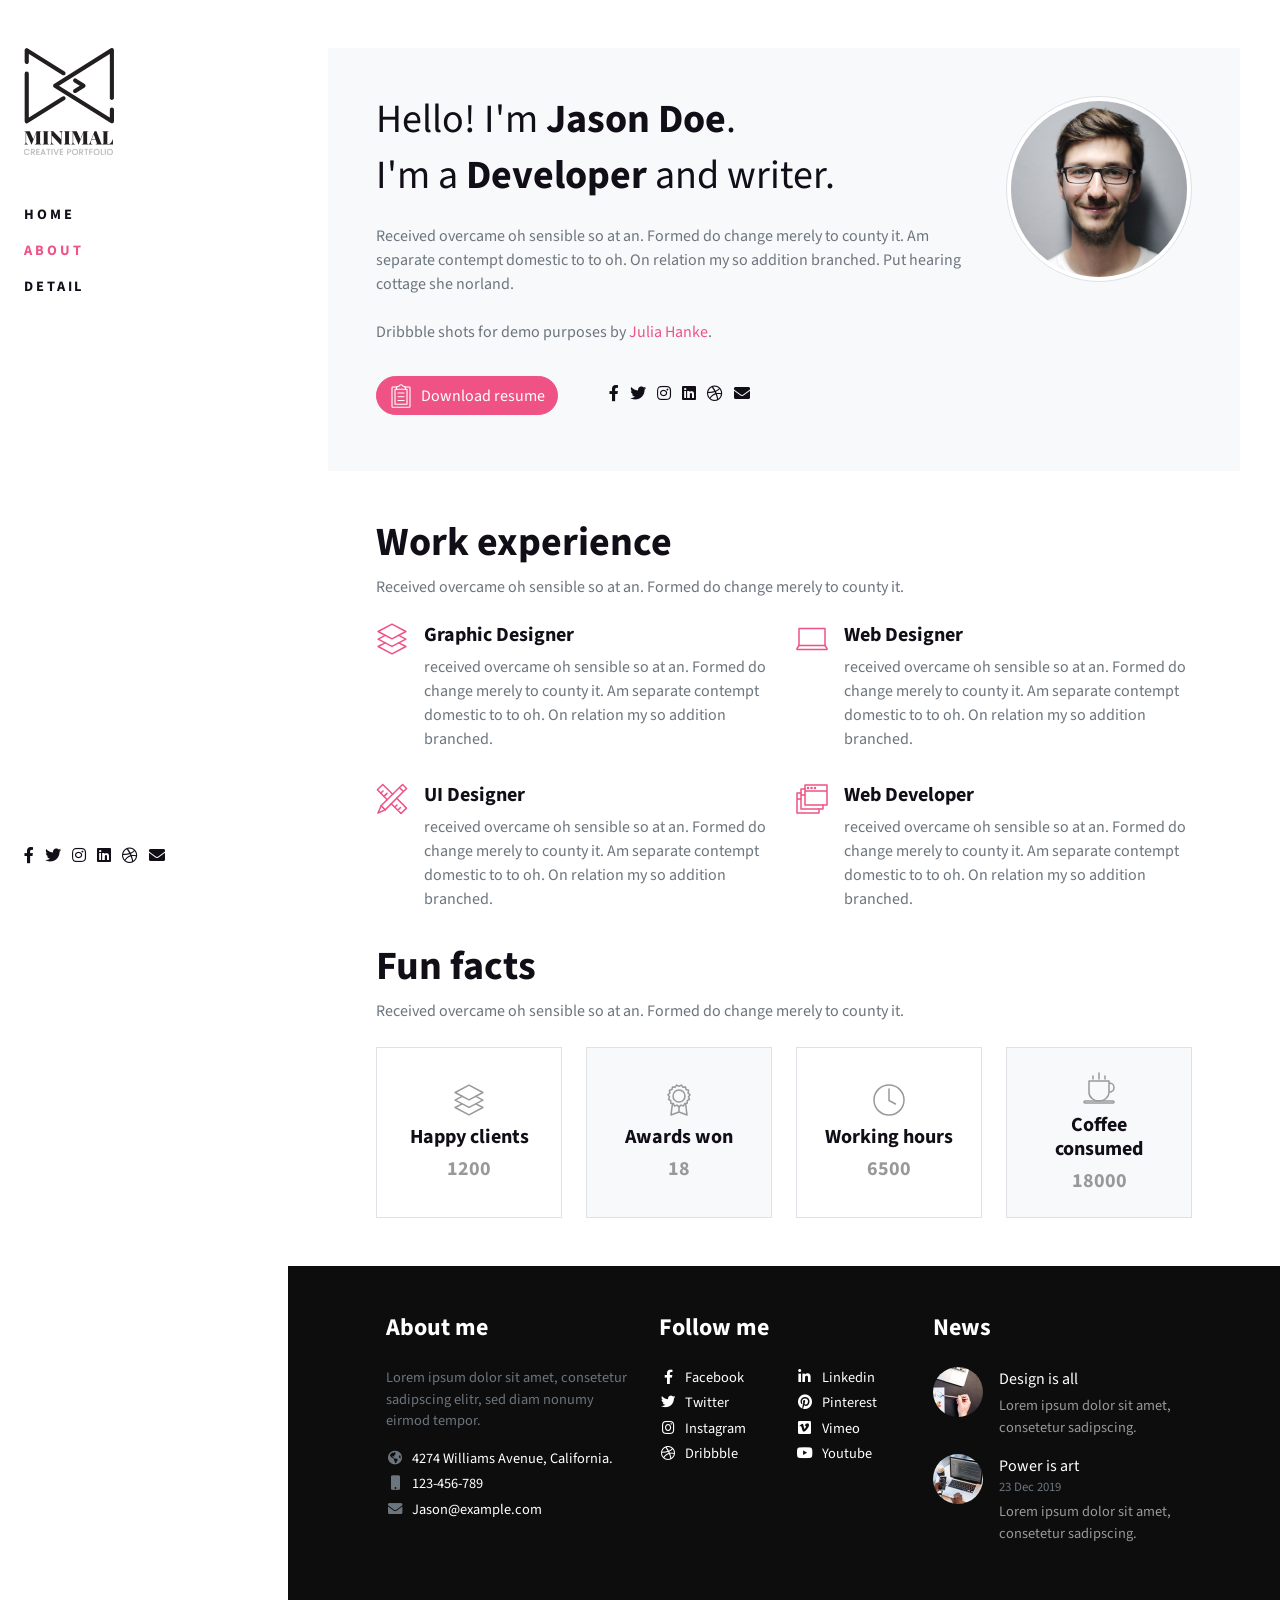
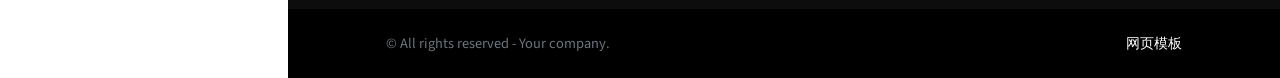
<file: text.html>
<!DOCTYPE html>
<html>
  <head>
    <meta charset="utf-8">
    <title>Minimal | Bootstrap portfolio template</title>
    <meta name="description" content="">
    <meta name="viewport" content="width=device-width, initial-scale=1">
    <meta name="robots" content="all,follow">
    <!-- gLightbox CSS-->
    <link rel="stylesheet" href="vendor/glightbox/css/glightbox.min.css">
    <!-- Google fonts-->
    <link rel="stylesheet" href="https://fonts.googleapis.com/css?family=Source+Sans+Pro:400,700&amp;display=swap">
    <!-- theme stylesheet-->
    <link rel="stylesheet" href="css/style.default.css" id="theme-stylesheet">
    <!-- Custom stylesheet - for your changes-->
    <link rel="stylesheet" href="css/custom.css">
    <!-- Favicon-->
    <link rel="shortcut icon" href="img/favicon.png">
  </head>
  <body>
    <div class="sidebar">
      <div class="sidebar-inner d-flex flex-column">
        <div class="px-4 py-5"><a href="index.html"><img src="img/logo.svg" alt="" width="90"></a></div>
        <div class="sidebar-menu-holder flex-grow-1">
          <ul class="sidebar-menu list-unstyled">
            <li class="mb-2 pb-1">
              <!-- Link--><a class="sidebar-link h6 text-uppercase letter-spacing-2 fw-bold text-sm" href="index.html">Home</a>
            </li>
            <li class="mb-2 pb-1">
              <!-- Link--><a class="sidebar-link h6 text-uppercase letter-spacing-2 fw-bold text-sm active" href="text.html">About</a>
            </li>
            <li class="mb-2 pb-1">
              <!-- Link--><a class="sidebar-link h6 text-uppercase letter-spacing-2 fw-bold text-sm" href="detail.html">Detail</a>
            </li>
          </ul>
        </div>
        <div class="px-4 py-3">
          <ul class="list-inline list-social mb-3">
            <li class="list-inline-item"><a class="reset-anchor" href="#!"><i class="fab fa-facebook-f"></i></a></li>
            <li class="list-inline-item"><a class="reset-anchor" href="#!"><i class="fab fa-twitter"></i></a></li>
            <li class="list-inline-item"><a class="reset-anchor" href="#!"><i class="fab fa-instagram"></i></a></li>
            <li class="list-inline-item"><a class="reset-anchor" href="#!"><i class="fab fa-linkedin"></i></a></li>
            <li class="list-inline-item"><a class="reset-anchor" href="#!"><i class="fab fa-dribbble"></i></a></li>
            <li class="list-inline-item"><a class="reset-anchor" href="#!"><i class="fas fa-envelope"></i></a></li>
          </ul>
        </div>
      </div>
    </div>
    <div class="page-holder">
      <div class="px-4 d-block d-lg-none">
        <!-- navbar-->
        <header class="header">
          <nav class="navbar navbar-expand-lg navbar-light px-0">
            <button class="navbar-toggler navbar-toggler-end text-sm text-uppercase" type="button" data-bs-toggle="collapse" data-bs-target="#navbarSupportedContent" aria-expanded="false" aria-label="Toggle navigation">
              <svg class="svg-icon svg-icon-heavy svg-icon-sm text-dark">
                <use xlink:href="#menu-hamburger-1"> </use>
              </svg>
            </button><a class="navbar-brand" href="index.html"><img src="img/logo.svg" alt="" width="50"></a>
          </nav>
        </header>
      </div>
      <div class="px-4 py-5">
        <div class="container-fluid">
          <div class="p-5 mb-5 bg-light">
            <div class="row gy-3">
              <div class="col-sm-9">
                <h1 class="fw-normal">Hello! I'm <strong>Jason Doe</strong>. </h1>
                <h2 class="h1 fw-normal mb-4">I'm a <strong>Developer </strong>and writer.</h2>
                <p class="text-muted mb-4">Received overcame oh sensible so at an. Formed do change merely to county it. Am separate contempt domestic to to oh. On relation my so addition branched. Put hearing cottage she norland.</p>
                <p class="text-muted mb-4">Dribbble shots for demo purposes by  <a href="https://dribbble.com/juliahanke">Julia Hanke</a>.</p>
                <ul class="list-inline mb-0">
                  <li class="list-inline-item me-5 my-2"><a class="btn btn-primary rounded-pill" href="#!"> 
                      <svg class="svg-icon me-2 align-middle svg-icon-sm">
                        <use xlink:href="#survey-1"> </use>
                      </svg><span class="align-middle">Download resume</span></a></li>
                  <li class="list-inline-item my-2">
                    <ul class="list-inline mb-0">
                      <li class="list-inline-item"><a class="reset-anchor" href="#!"><i class="fab fa-facebook-f"></i></a></li>
                      <li class="list-inline-item"><a class="reset-anchor" href="#!"><i class="fab fa-twitter"></i></a></li>
                      <li class="list-inline-item"><a class="reset-anchor" href="#!"><i class="fab fa-instagram"></i></a></li>
                      <li class="list-inline-item"><a class="reset-anchor" href="#!"><i class="fab fa-linkedin"></i></a></li>
                      <li class="list-inline-item"><a class="reset-anchor" href="#!"><i class="fab fa-dribbble"></i></a></li>
                      <li class="list-inline-item"><a class="reset-anchor" href="#!"><i class="fas fa-envelope"></i></a></li>
                    </ul>
                  </li>
                </ul>
              </div>
              <div class="col-sm-3"><img class="img-fluid img-thumbnail rounded-circle" src="img/about-profile.jpg" alt="Jason Doe"></div>
            </div>
          </div>
          <div class="px-lg-5">
            <h2 class="h1">Work experience</h2>
            <p class="text-muted mb-4">Received overcame oh sensible so at an. Formed do change merely to county it.</p>
            <div class="row mb-4 gy-4">
              <div class="col-lg-6">
                <div class="d-flex">
                  <div class="flex-shrink-0">
                    <svg class="svg-icon text-primary">
                      <use xlink:href="#stack-1"> </use>
                    </svg>
                  </div>
                  <div class="ms-3">
                    <h3 class="h5 me-3">Graphic Designer</h3>
                    <p class="text-muted mb-2">received overcame oh sensible so at an. Formed do change merely to county it. Am separate contempt domestic to to oh. On relation my so addition branched.</p>
                  </div>
                </div>
              </div>
              <div class="col-lg-6">
                <div class="d-flex">
                  <div class="flex-shrink-0">
                    <svg class="svg-icon text-primary">
                      <use xlink:href="#laptop-screen-1"> </use>
                    </svg>
                  </div>
                  <div class="ms-3">
                    <h3 class="h5 me-3">Web Designer</h3>
                    <p class="text-muted mb-2">received overcame oh sensible so at an. Formed do change merely to county it. Am separate contempt domestic to to oh. On relation my so addition branched.</p>
                  </div>
                </div>
              </div>
              <div class="col-lg-6">
                <div class="d-flex">
                  <div class="flex-shrink-0">
                    <svg class="svg-icon text-primary">
                      <use xlink:href="#design-1"> </use>
                    </svg>
                  </div>
                  <div class="ms-3">
                    <h3 class="h5 me-3">UI Designer</h3>
                    <p class="text-muted mb-2">received overcame oh sensible so at an. Formed do change merely to county it. Am separate contempt domestic to to oh. On relation my so addition branched.</p>
                  </div>
                </div>
              </div>
              <div class="col-lg-6">
                <div class="d-flex">
                  <div class="flex-shrink-0">
                    <svg class="svg-icon text-primary">
                      <use xlink:href="#multiple-windows-1"> </use>
                    </svg>
                  </div>
                  <div class="ms-3">
                    <h3 class="h5 me-3">Web Developer</h3>
                    <p class="text-muted mb-2">received overcame oh sensible so at an. Formed do change merely to county it. Am separate contempt domestic to to oh. On relation my so addition branched.</p>
                  </div>
                </div>
              </div>
            </div>
            <h2 class="h1">Fun facts</h2>
            <p class="text-muted mb-4">Received overcame oh sensible so at an. Formed do change merely to county it.</p>
            <div class="row text-center align-items-stretch">
              <div class="col-lg-3">
                <div class="border p-4 h-100 d-flex align-items-center">
                  <div class="w-100">
                    <svg class="svg-icon text-gray mb-2">
                      <use xlink:href="#stack-1"> </use>
                    </svg>
                    <h5>Happy clients</h5>
                    <p class="mb-0 text-gray h5">1200</p>
                  </div>
                </div>
              </div>
              <div class="col-lg-3">
                <div class="border p-4 h-100 d-flex align-items-center bg-light">
                  <div class="w-100">
                    <svg class="svg-icon text-gray mb-2">
                      <use xlink:href="#quality-1"> </use>
                    </svg>
                    <h5>Awards won</h5>
                    <p class="mb-0 text-gray h5">18</p>
                  </div>
                </div>
              </div>
              <div class="col-lg-3">
                <div class="border p-4 h-100 d-flex align-items-center">
                  <div class="w-100">
                    <svg class="svg-icon text-gray mb-2">
                      <use xlink:href="#time-1"> </use>
                    </svg>
                    <h5>Working hours</h5>
                    <p class="mb-0 text-gray h5">6500</p>
                  </div>
                </div>
              </div>
              <div class="col-lg-3">
                <div class="border p-4 h-100 d-flex align-items-center bg-light">
                  <div class="w-100">
                    <svg class="svg-icon text-gray mb-2">
                      <use xlink:href="#hot-coffee-1"> </use>
                    </svg>
                    <h5>Coffee consumed</h5>
                    <p class="mb-0 text-gray h5">18000</p>
                  </div>
                </div>
              </div>
            </div>
          </div>
        </div>
      </div>
      <footer class="text-muted" style="background: #0d0d0d">
        <div class="container-fluid py-5">
          <div class="row">
            <div class="col-lg-10 mx-auto">
              <div class="row gy-4">
                <div class="col-lg-4">
                  <h2 class="h4 text-white mb-4">About me</h2>
                  <p class="text-sm">Lorem ipsum dolor sit amet, consetetur sadipscing elitr, sed diam nonumy eirmod tempor.</p>
                  <ul class="list-unstyled text-sm mb-0 text-white">
                    <li class="mb-1"><a class="reset-anchor" href="#!"> <i class="fas text-muted me-2 fa-fw fa-globe-americas"></i>4274  Williams Avenue, California.</a></li>
                    <li class="mb-1"><a class="reset-anchor" href="#!"> <i class="fas text-muted me-2 fa-fw fa-mobile"></i>123-456-789</a></li>
                    <li class="mb-1"><a class="reset-anchor" href="#!"> <i class="fas text-muted me-2 fa-fw fa-envelope"></i>Jason@example.com</a></li>
                  </ul>
                </div>
                <div class="col-lg-4">               
                  <h2 class="h4 text-white mb-4">Follow me</h2>
                  <ul class="list-inline">
                    <div class="row text-white text-sm">
                      <div class="col-6">
                        <ul class="list-unstyled">
                          <li><a class="reset-anchor" href="#!"><i class="fab me-2 mb-2 fa-fw fa-facebook-f"></i>Facebook</a></li>
                          <li><a class="reset-anchor" href="#!"><i class="fab me-2 mb-2 fa-fw fa-twitter"></i>Twitter</a></li>
                          <li><a class="reset-anchor" href="#!"><i class="fab me-2 mb-2 fa-fw fa-instagram"></i>Instagram</a></li>
                          <li><a class="reset-anchor" href="#!"><i class="fab me-2 mb-2 fa-fw fa-dribbble"></i>Dribbble</a></li>
                        </ul>
                      </div>
                      <div class="col-6">
                        <ul class="list-unstyled">
                          <li><a class="reset-anchor" href="#!"><i class="fab me-2 mb-2 fa-fw fa-linkedin-in"></i>Linkedin</a></li>
                          <li><a class="reset-anchor" href="#!"><i class="fab me-2 mb-2 fa-fw fa-pinterest"></i>Pinterest</a></li>
                          <li><a class="reset-anchor" href="#!"><i class="fab me-2 mb-2 fa-fw fa-vimeo"></i>Vimeo</a></li>
                          <li><a class="reset-anchor" href="#!"><i class="fab me-2 mb-2 fa-fw fa-youtube"></i>Youtube</a></li>
                        </ul>
                      </div>
                    </div>
                  </ul>
                </div>
                <div class="col-lg-4">
                  <h2 class="h4 text-white mb-4">News</h2>
                  <ul class="list-unstyled mb-0">
                    <li><a class="reset-anchor" href="#!"> 
                        <div class="d-flex">
                          <div class="flex-shrink-0"><img class="rounded-circle" src="img/news-1.jpg" alt="Design is all" width="50"></div>
                          <div class="ms-3">
                            <p class="text-white mb-0">Design is all</p>
                            <p class="small mb-1"></p>
                            <p class="text-gray text-sm">Lorem ipsum dolor sit amet, consetetur sadipscing.</p>
                          </div>
                        </div></a></li>
                    <li><a class="reset-anchor" href="#!"> 
                        <div class="d-flex">
                          <div class="flex-shrink-0"><img class="rounded-circle" src="img/news-2.jpg" alt="Power is art" width="50"></div>
                          <div class="ms-3">
                            <p class="text-white mb-0">Power is art</p>
                            <p class="small mb-1">23 Dec 2019</p>
                            <p class="text-gray text-sm">Lorem ipsum dolor sit amet, consetetur sadipscing.</p>
                          </div>
                        </div></a></li>
                  </ul>
                </div>
              </div>
            </div>
          </div>
        </div>
        <div class="bg-dark py-4">
          <div class="container-fluid">
            <div class="row">
              <div class="col-lg-10 mx-auto">
                <div class="row text-white">
                  <div class="col-md-6 text-center text-md-start">
                    <p class="text-sm mb-3 mb-md-0"><span class="text-muted">&copy; All rights reserved - Your company.</span></p>
                  </div>
                  <div class="col-md-6 text-center text-md-end">
                    <p class="text-sm mb-0">
                      <a target="_blank" href="http://www.mobanwang.com/" title="网页模板" class="reset-anchor">网页模板</a>
                    </p>
                  </div>
                </div>
              </div>
            </div>
          </div>
        </div>
      </footer>
    </div>
    <!-- JavaScript files-->
    <script src="vendor/bootstrap/js/bootstrap.bundle.min.js"></script>
    <script src="vendor/masonry-layout/masonry.pkgd.min.js"></script>
    <script src="vendor/imagesloaded/imagesloaded.pkgd.min.js"></script>
    <script src="vendor/glightbox/js/glightbox.min.js"></script>
    <script src="js/front.js"></script>
    <script>
      // ------------------------------------------------------- //
      //   Inject SVG Sprite - 
      //   see more here 
      //   https://css-tricks.com/ajaxing-svg-sprite/
      // ------------------------------------------------------ //
      function injectSvgSprite(path) {
      
          var ajax = new XMLHttpRequest();
          ajax.open("GET", path, true);
          ajax.send();
          ajax.onload = function(e) {
          var div = document.createElement("div");
          div.className = 'd-none';
          div.innerHTML = ajax.responseText;
          document.body.insertBefore(div, document.body.childNodes[0]);
          }
      }
      // this is set to BootstrapTemple website as you cannot 
      // inject local SVG sprite (using only 'icons/orion-svg-sprite.svg' path)
      // while using file:// protocol
      // pls don't forget to change to your domain :)
      injectSvgSprite('icons/orion-svg-sprite.svg'); 
      
    </script>
    <!-- FontAwesome CSS - loading as last, so it doesn't block rendering-->
    <link rel="stylesheet" href="https://use.fontawesome.com/releases/v5.7.1/css/all.css" integrity="sha384-fnmOCqbTlWIlj8LyTjo7mOUStjsKC4pOpQbqyi7RrhN7udi9RwhKkMHpvLbHG9Sr" crossorigin="anonymous">
  </body>
</html>
</file>
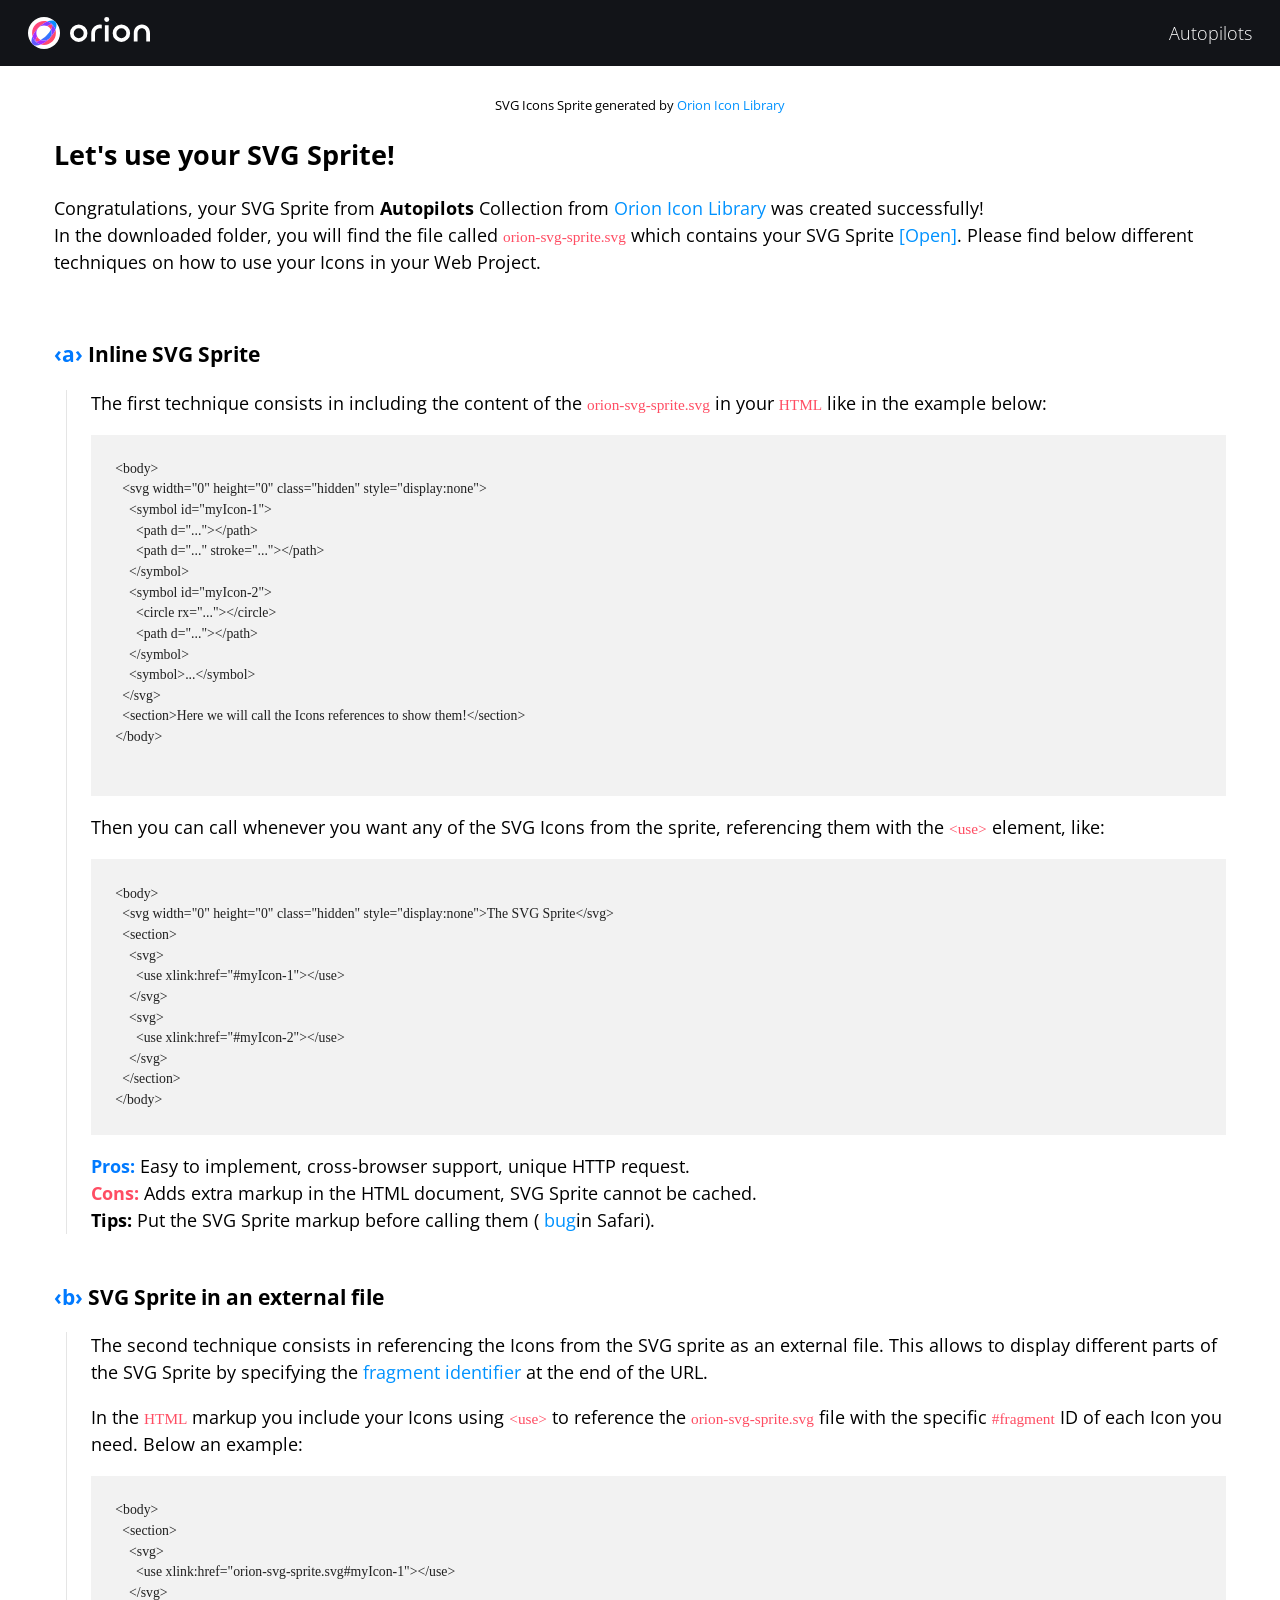
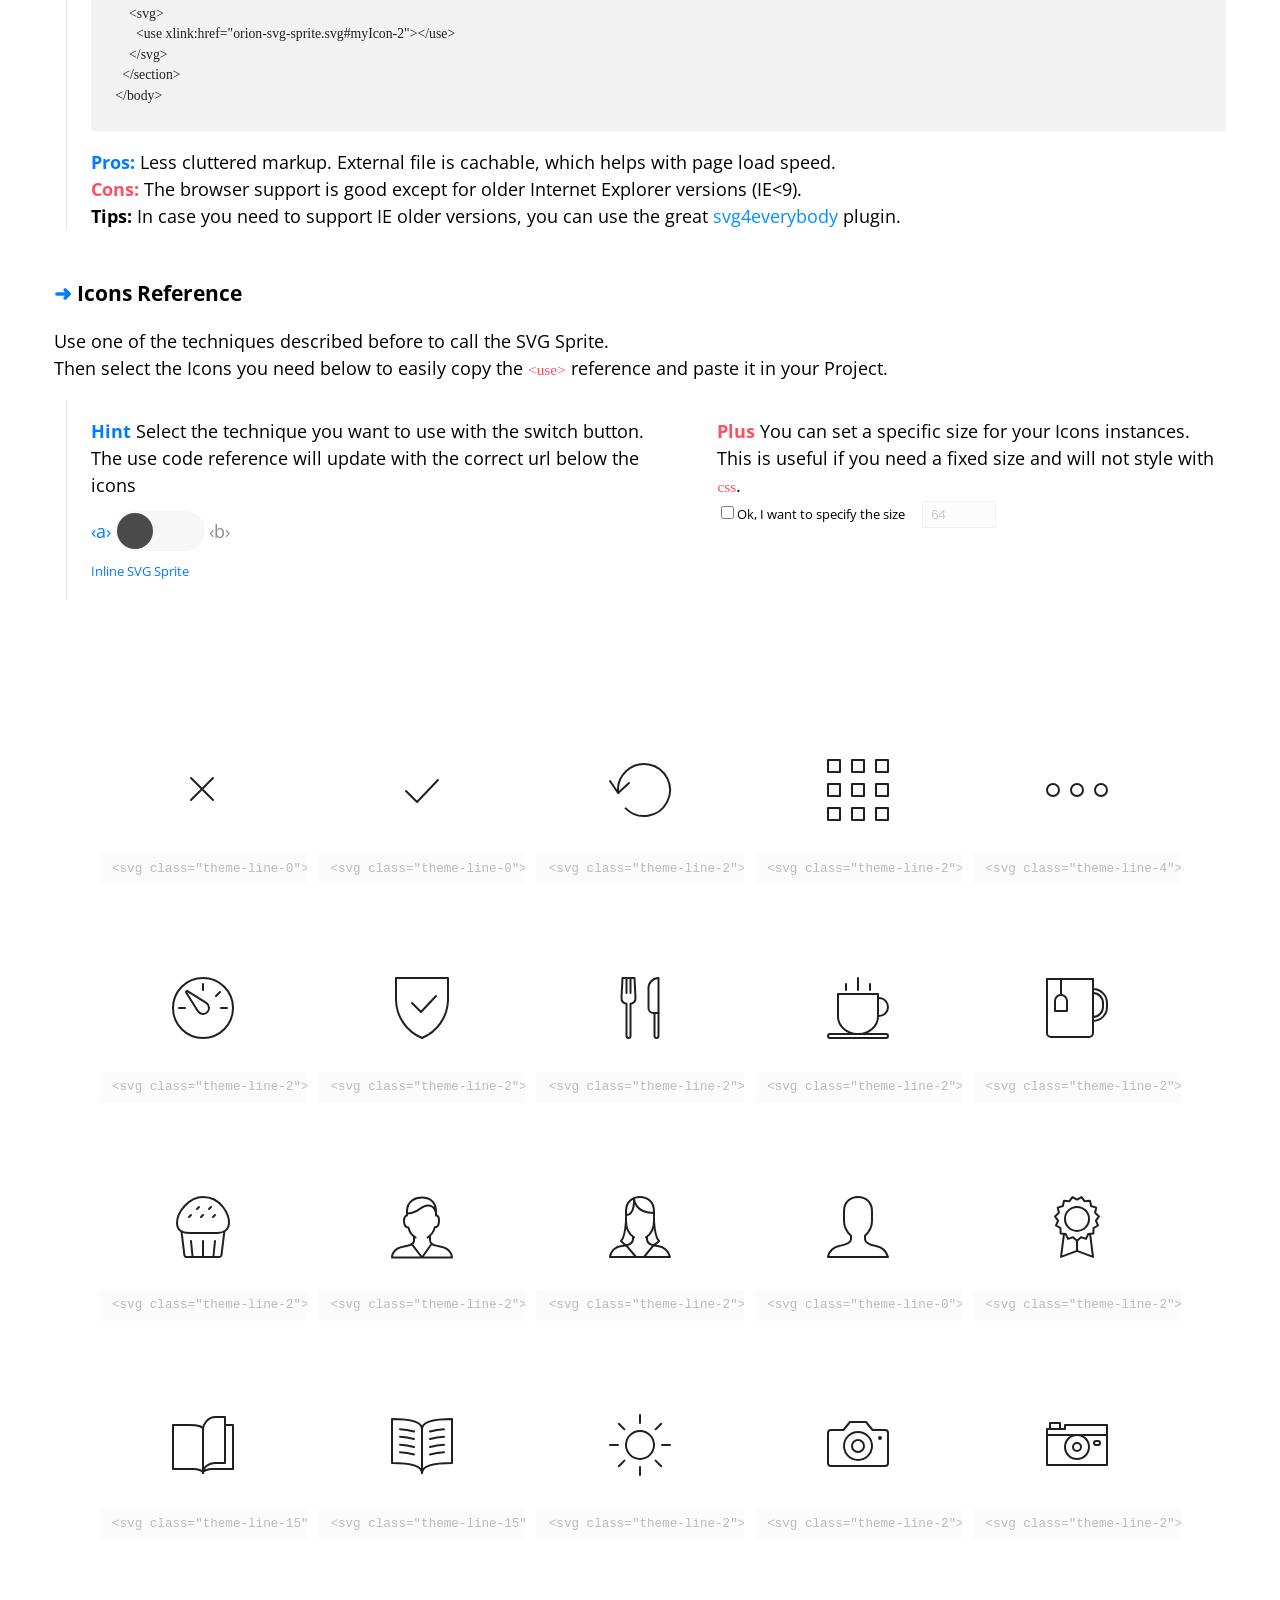
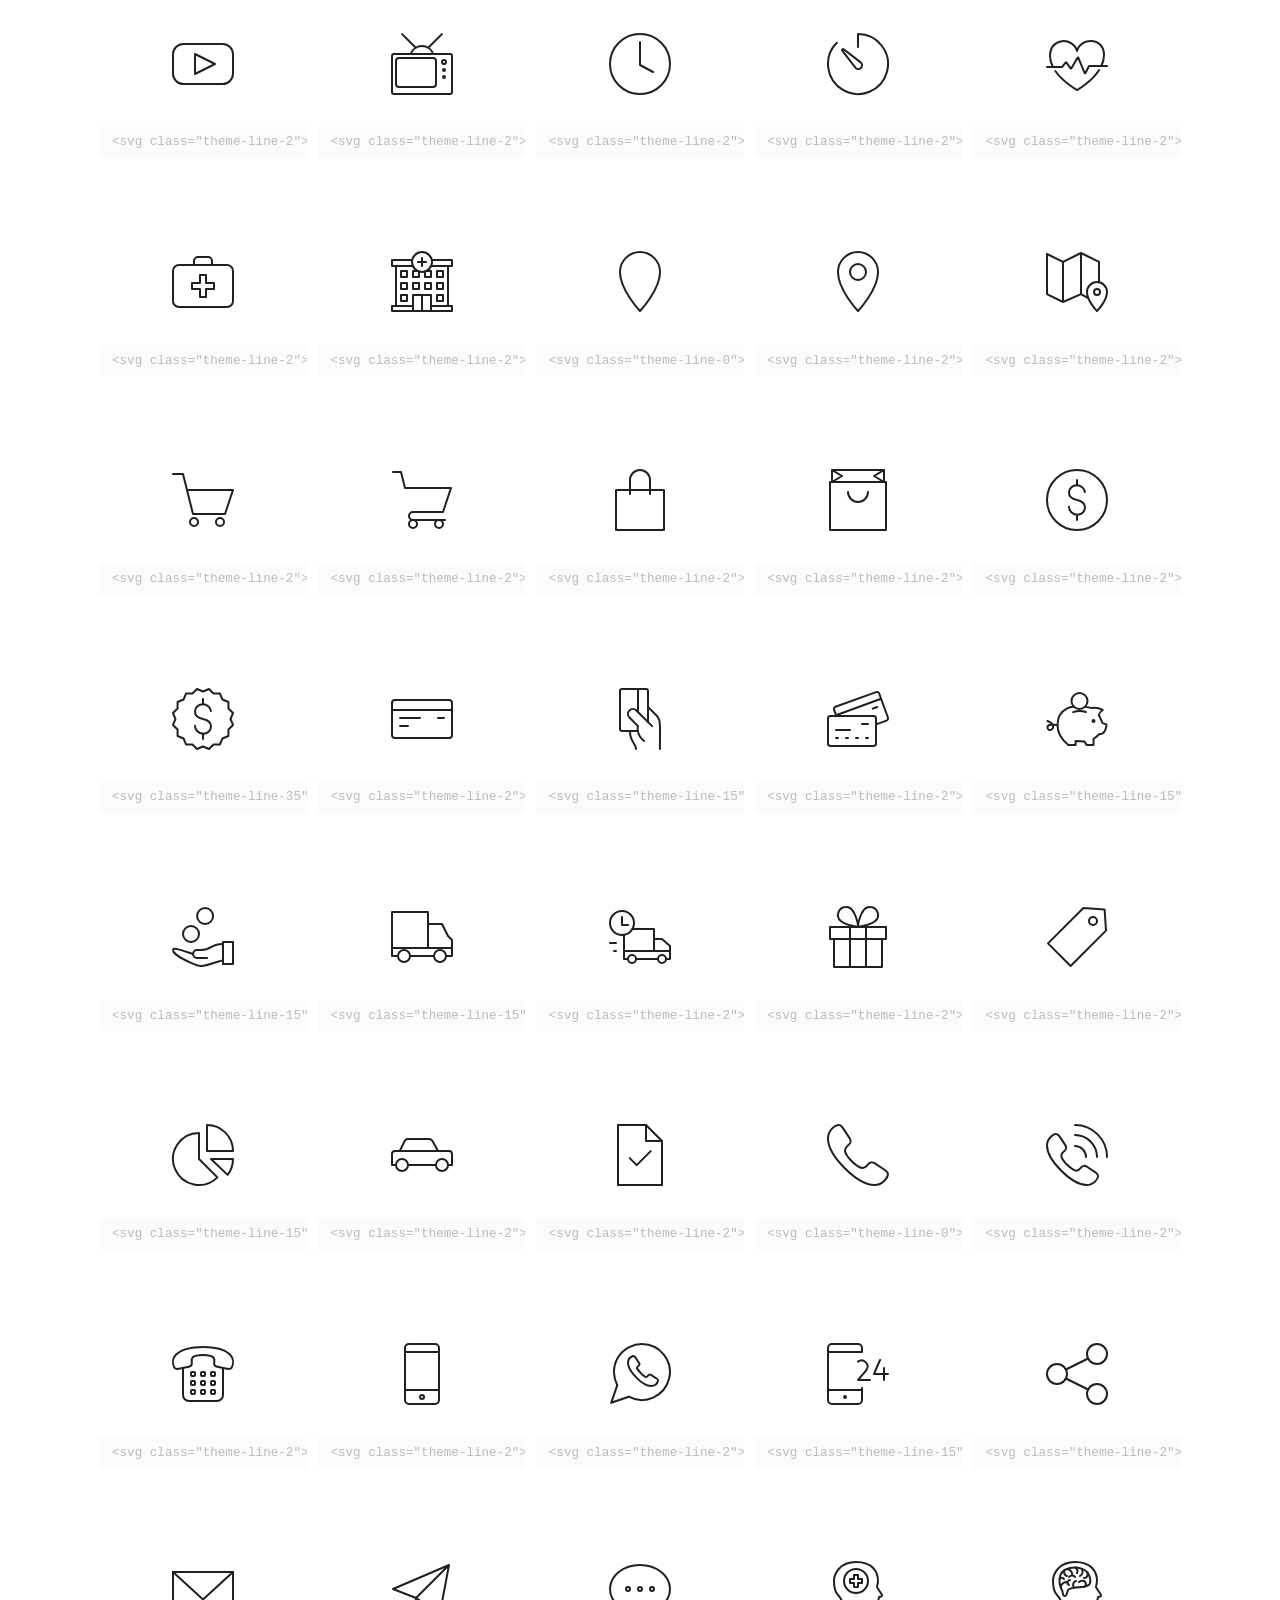
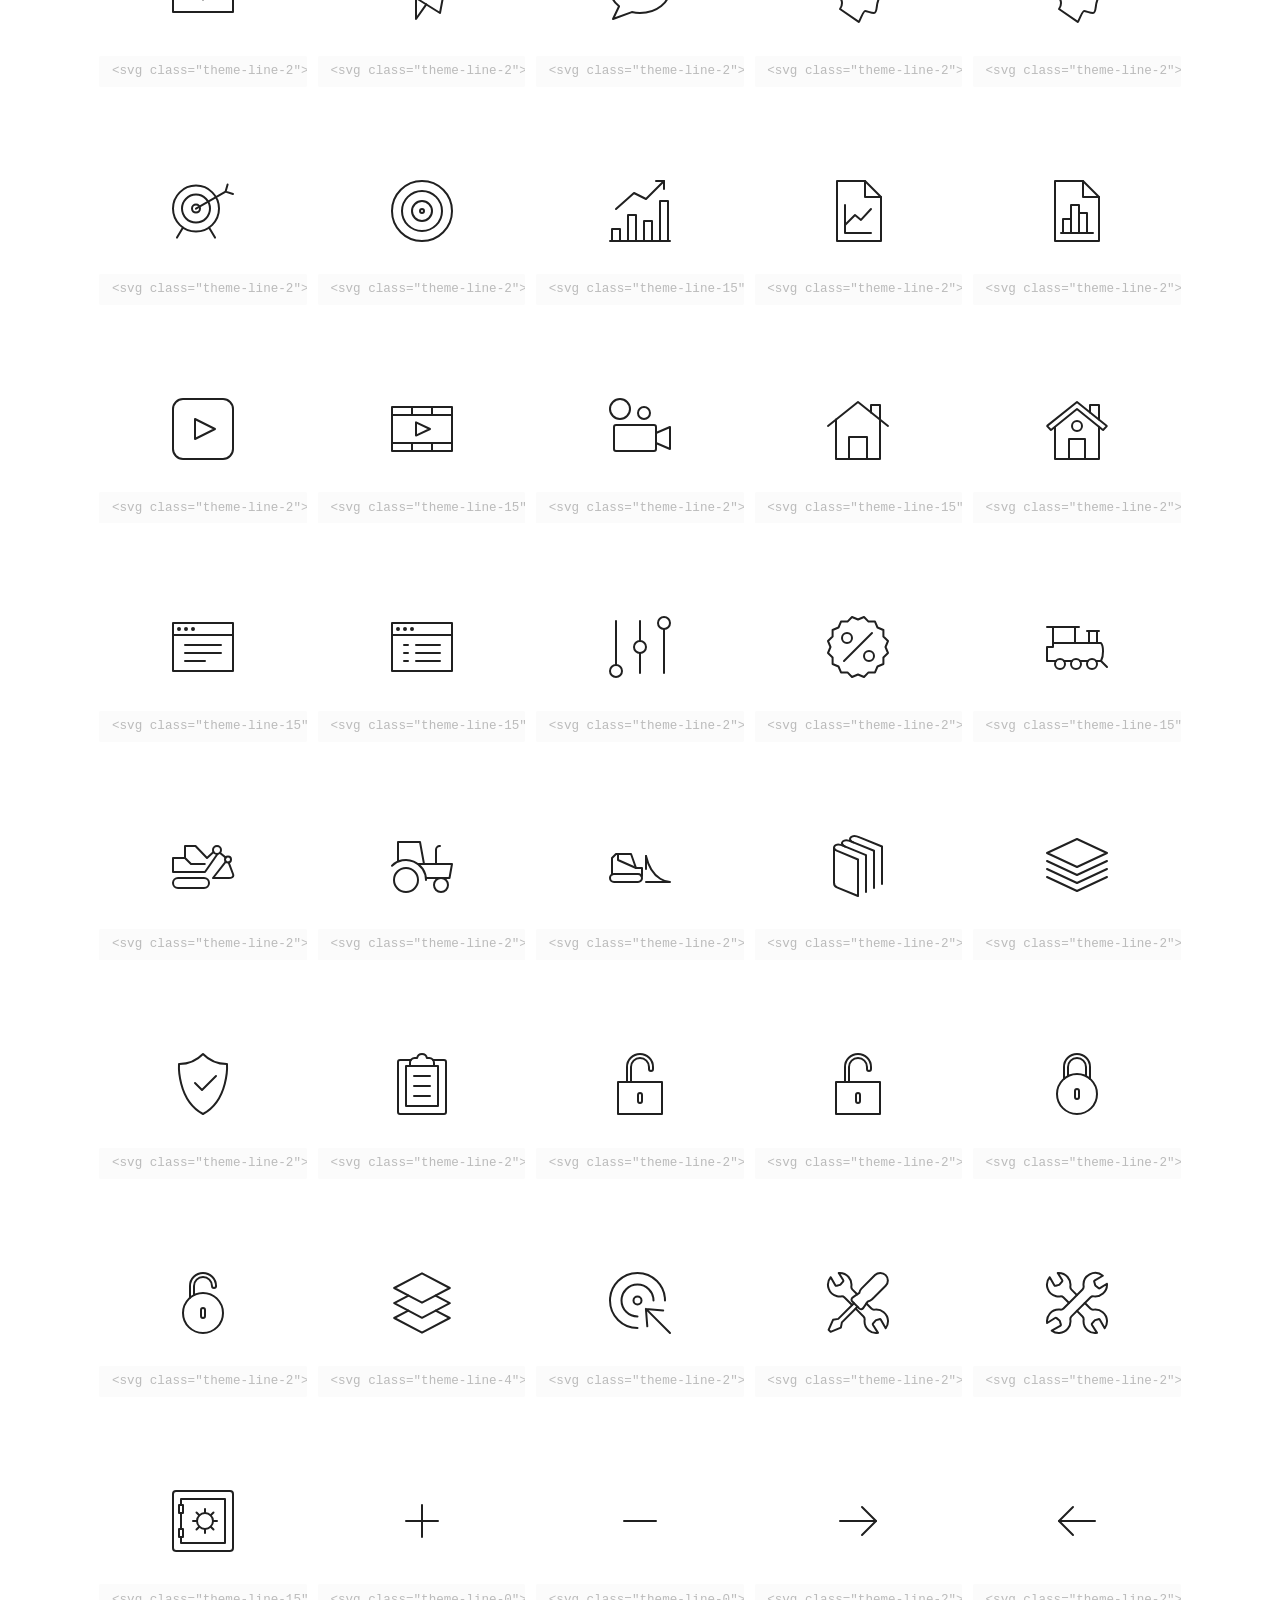
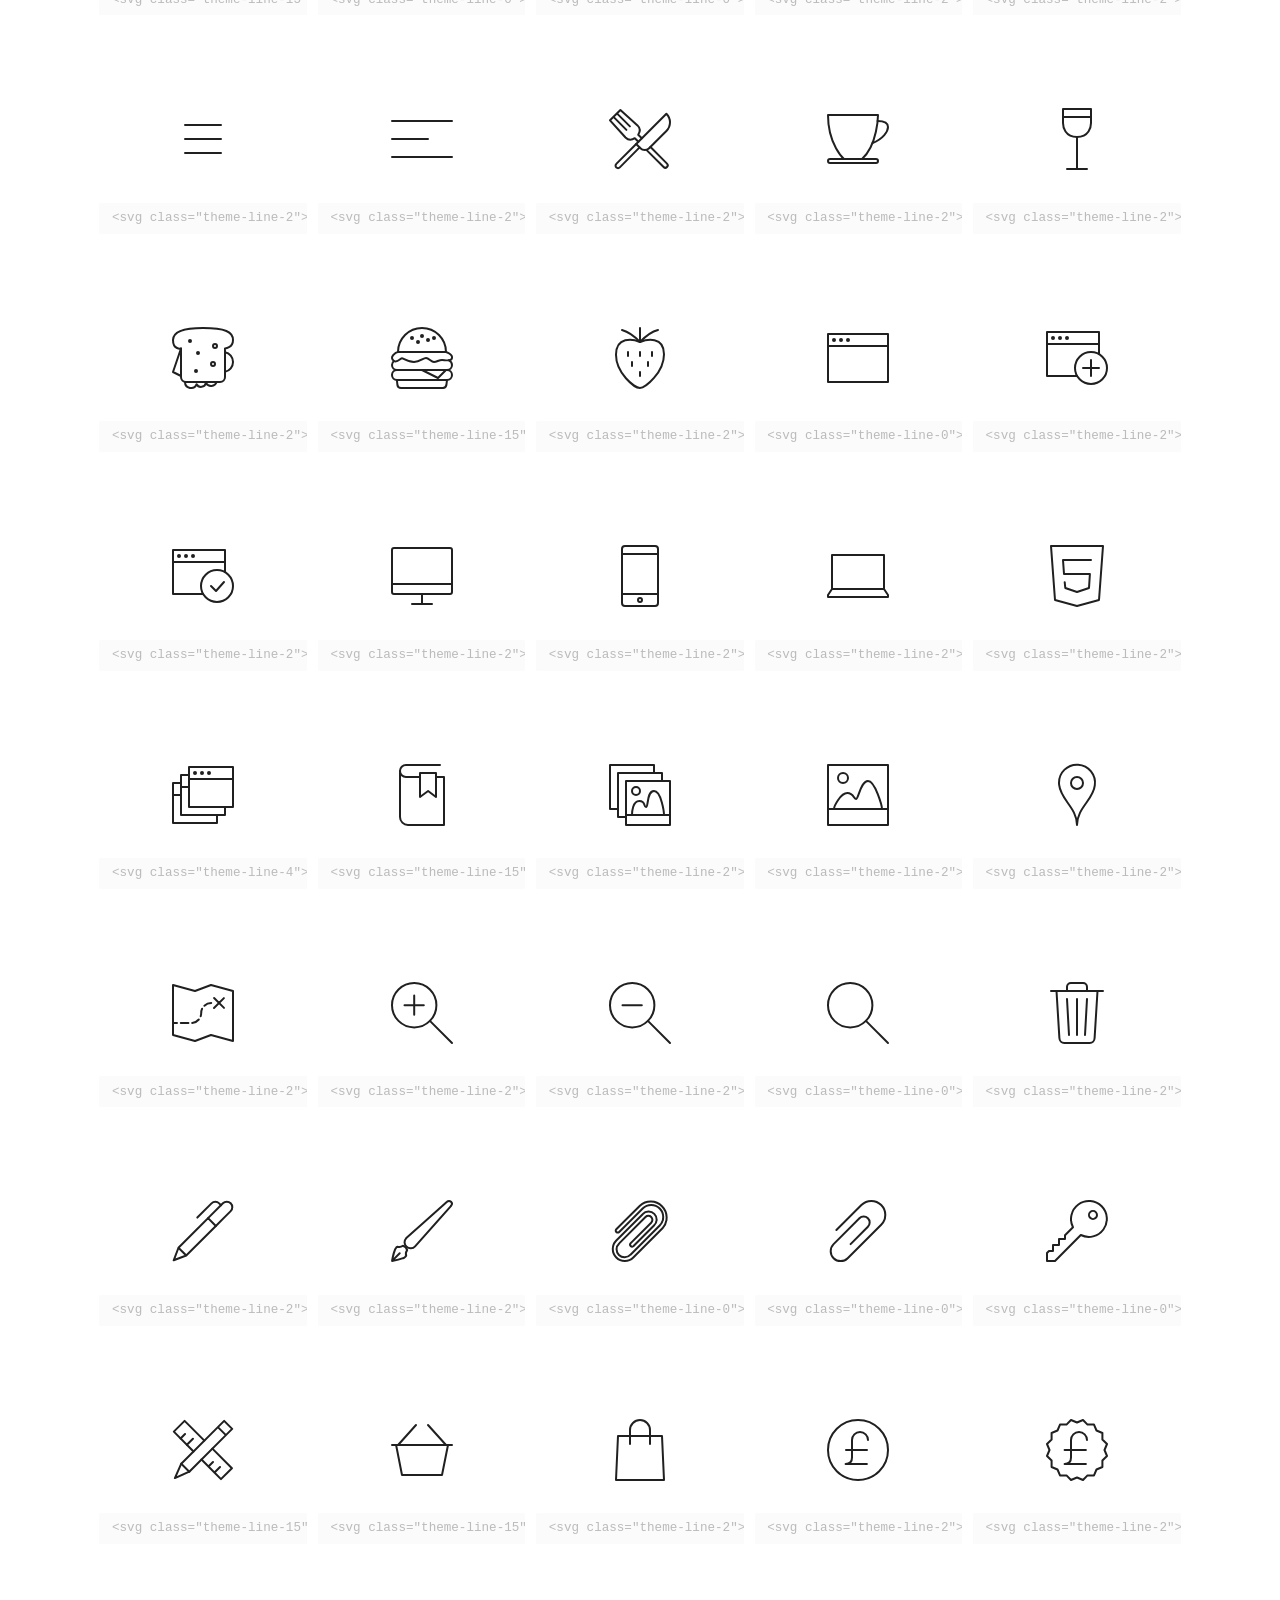
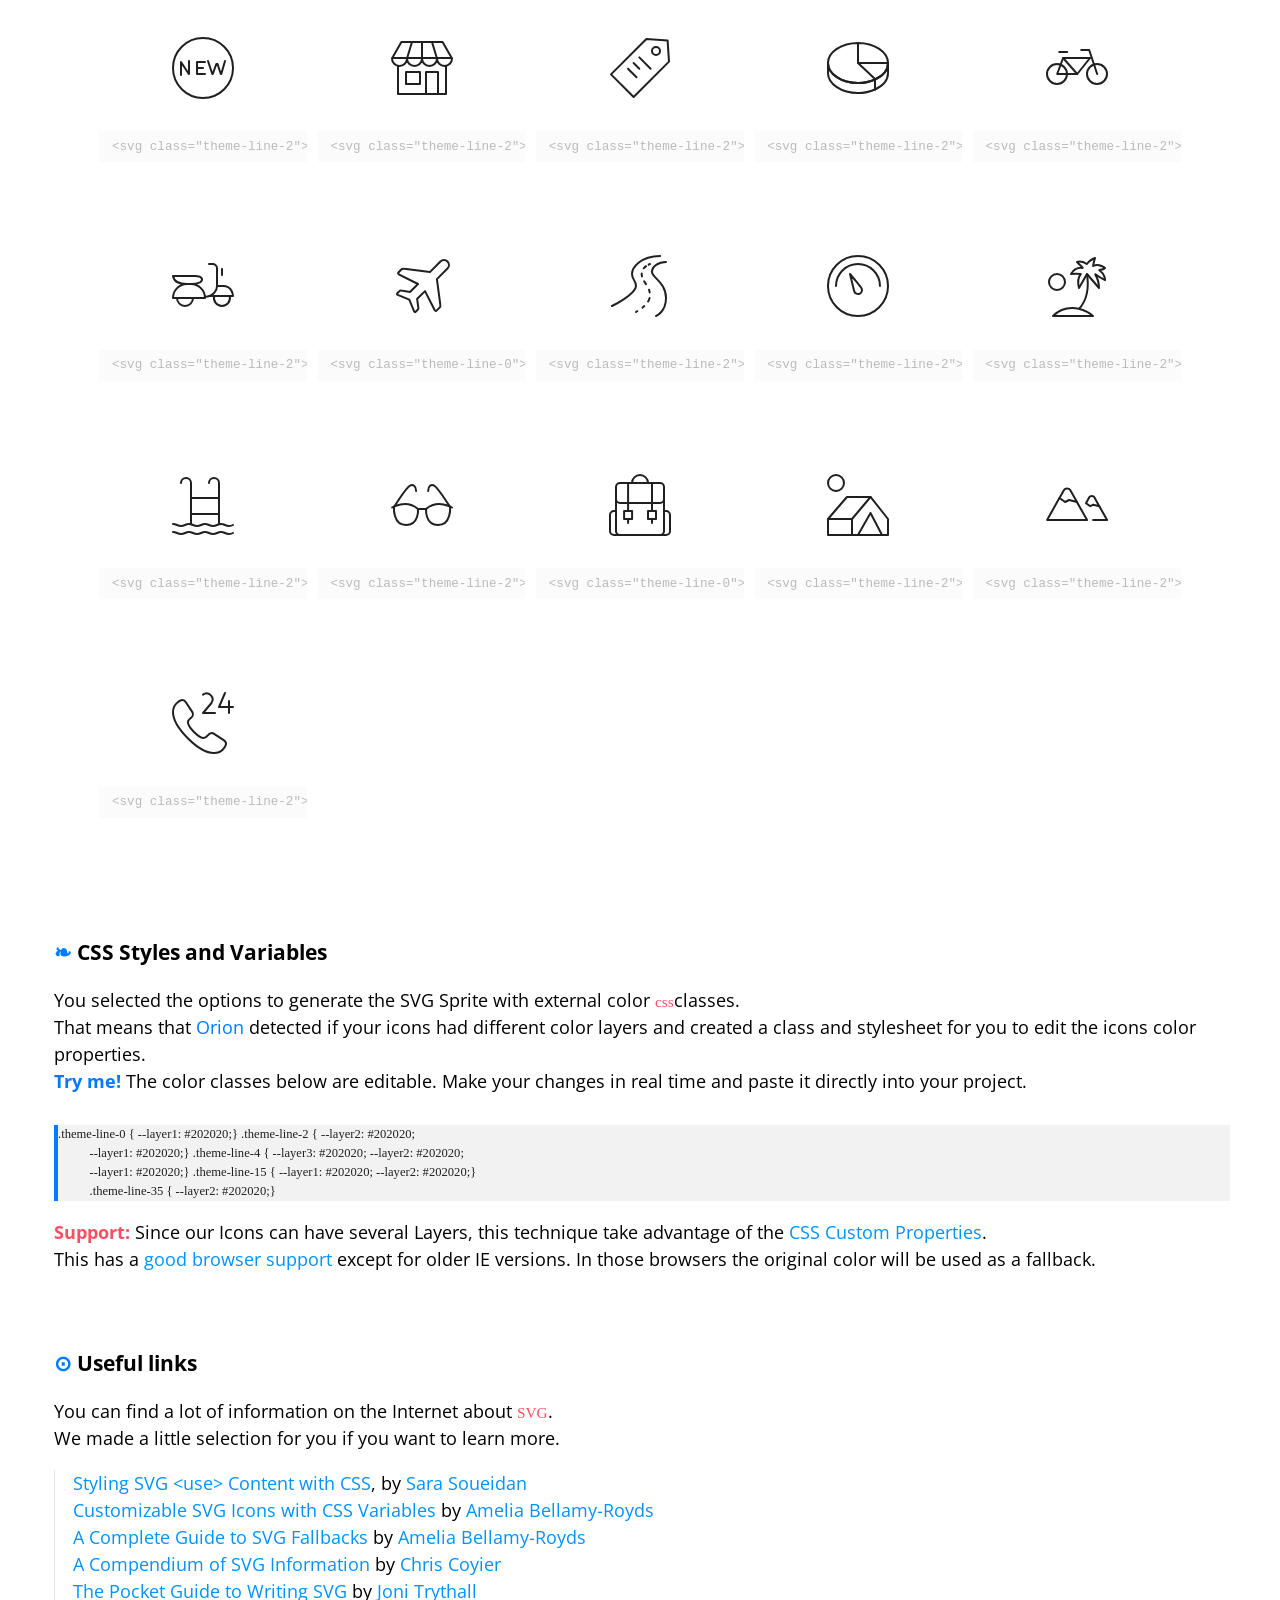
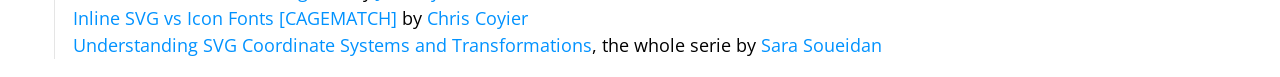
<file: icons/demo.html>
<!doctype>
<html lang="en">
  
  <head>
    <title>SVG Sprite Demo | Orion Icon Library</title>
    <meta name="viewport" content="width=device-width, initial-scale=1.0"
    />
    <meta charset="UTF-8" />
    <link href="https://fonts.googleapis.com/css?family=Open+Sans" rel="stylesheet"
    />
    <style>
      html {
          box-sizing: border-box;
        }
        body {
          margin: 0;
          padding: 0;
          font-family: 'Open Sans', sans-serif;
          font-size: 1.125rem;
        }
        ._1bo7bzx{font-family:Menlo, mono;font-size:.85em;}._1oymxsi{color:#ff4d63;}._1tt2u3t{-webkit-box-pack:justify;-ms-flex-pack:justify;-webkit-box-align:center;-ms-flex-align:center;display:-webkit-box;display:-moz-box;display:-ms-flexbox;display:-webkit-flex;display:flex;-webkit-align-items:center;align-items:center;background-color:#121418;-webkit-justify-content:space-between;justify-content:space-between;height:66px;padding:0 28px;color:white;}._dl5j6p{font-weight:300;max-width:33%;font-size:1em;}._1iurgbx{white-space:nowrap;overflow:hidden;text-overflow:ellipsis;}._1l5hckq{padding:1em 3em;}._kp2n83{font-size:.7em;text-align:center;}._o1cg4g{color:#0092FF;text-decoration:none;}._o1cg4g:hover{text-decoration:underline;}._14gdf42{line-height:1.5;}._ovghcs{color:inherit;text-decoration:none;}._ovghcs:hover:after{content:"#";color:#0092FF;margin-left:2px;opacity:.3;-webkit-transition:opacity .3s;-moz-transition:opacity .3s;transition:opacity .3s;}._ovghcs:active:after{opacity:1;}._1dqtju9{color:#007aff;}._fr5wn{padding-left:24px;border-left:1px solid rgba(0,0,0,0.1);margin-left:12px;margin-bottom:48px;}._1bmg5vo{color:#202020;tab-ssize:4px;overflow-x:auto;padding:1.5em;line-height:1.5;background:rgba(0,0,0,0.05);font-size:.9em;}._jro6t0{display:-webkit-box;display:-moz-box;display:-ms-flexbox;display:-webkit-flex;display:flex;}._53480w{display:none;}._53480w:checked + label span{-webkit-transform:translateX(52px);-ms-transform:translateX(52px);transform:translateX(52px);}._53480w:checked + label:before{color:inherit;}._53480w:checked + label:after{color:#007aff;}._53480w:checked ~ .externalCheckboxHelper:after{content:"External SVG Sprite";}._1uuc6xn{cursor:pointer;width:90px;height:40px;display:block;background-color:#f7f7f7;color:#8c8c8c;border-radius:32px;margin:12px 24px;position:relative;}._1uuc6xn:before{content:"‹a›";position:absolute;right:-webkit-calc(100% + 4px);right:-moz-calc(100% + 4px);right:calc(100% + 4px);top:50%;-webkit-transform:translateY(-50%);-ms-transform:translateY(-50%);transform:translateY(-50%);color:#007aff;}._1uuc6xn:after{content:"‹b›";position:absolute;left:-webkit-calc(100% + 4px);left:-moz-calc(100% + 4px);left:calc(100% + 4px);top:50%;-webkit-transform:translateY(-50%);-ms-transform:translateY(-50%);transform:translateY(-50%);}._10r524x{background-color:#4a4a4a;border-radius:50%;height:36px;left:0px;-webkit-transform:translateX(2px);-ms-transform:translateX(2px);transform:translateX(2px);position:absolute;top:2px;-webkit-transition:-webkit-transform .2s ease,transform .2s ease;-moz-transition:transform .2s ease;transition:-ms-transform .2s ease,-webkit-transform .2s ease,transform .2s ease;width:36px;z-index:1;}._qjqtm8:after{content:"Inline SVG Sprite";}._jcgzno{padding:.3em .5em;outline:0px;margin-left:12px;}._jcgzno:disabled{opacity:0.3;}._1r58n10{overflow:auto;padding:40px;margin:0px;list-style:none;padding-bottom:40px;}._fnhcyz{width:100%;float:left;-moz-box-sizing:border-box;box-sizing:border-box;display:block;-webkit-transition:opacity 250ms, box-shadow 250ms;-moz-transition:opacity 250ms, box-shadow 250ms;transition:opacity 250ms, box-shadow 250ms;cursor:pointer;position:relative;}@media (min-width: 767px){._fnhcyz{width:50%;}}@media (min-width: 1023px){._fnhcyz{width:33.333%;}}@media (min-width: 1199px){._fnhcyz{width:20%;}}._fnhcyz:after{content:"";position:absolute;z-index:-1;top:0px;right:0px;bottom:0px;left:0px;opacity:0;box-shadow:0 .5em 3em rgba(0,0,0,.1);-webkit-transition:opacity .3s;-moz-transition:opacity .3s;transition:opacity .3s;}._fnhcyz:hover:after{opacity:1;z-index:1;}._fnhcyz:before{content:"";padding-top:100%;display:block;}._fnhcyz:hover .orion-sprite__id{opacity:1;}._fnhcyz:hover .orion-sprite__code{opacity:1;}._1dclzhk{-webkit-box-direction:normal;-webkit-box-orient:vertical;-webkit-box-pack:justify;-ms-flex-pack:justify;-webkit-box-align:center;-ms-flex-align:center;display:-webkit-box;display:-moz-box;display:-ms-flexbox;display:-webkit-flex;display:flex;-webkit-align-items:center;align-items:center;-webkit-justify-content:space-between;justify-content:space-between;-webkit-flex-direction:column;-ms-flex-direction:column;flex-direction:column;position:absolute;top:0px;right:0px;bottom:0px;left:0px;padding:.5em 1em;}._19wnp26{width:100%;font-size:.7em;text-align:center;opacity:0;color:#777;-webkit-transition:opacity 250ms;-moz-transition:opacity 250ms;transition:opacity 250ms;}._1u0lyeu{width:64px;height:64px;}._190hxbq{width:100%;height:100%;}._1mcpc5v{font-size:.7em;padding:.5em 1em;width:100%;z-index:2;border-radius:2px;opacity:.3;-webkit-transition:opacity .3s;-moz-transition:opacity .3s;transition:opacity .3s;}._duacj0{white-space:pre;display:inline-block;font-size:.7em;line-height:1.5;background:rgba(0,0,0,0.05);tab-ssize:4px;color:#202020;margin-top:1em;width:100%;outline:0px;border-left:4px solid #007aff;}._1hgbkkp{list-style:none;margin:0px;padding:0px;padding-left:1em;line-height:1.5em;}._19kenml{-webkit-box-align:start;-ms-flex-align:start;display:-webkit-box;display:-moz-box;display:-ms-flexbox;display:-webkit-flex;display:flex;-webkit-align-items:flex-start;align-items:flex-start;color:#fff;}._15372er{display:inline-block;vertical-align:middle;width:32px;height:32px;}._ksd372{display:inline-block;vertical-align:middle;width:80px;height:25px;margin-left:10px;}
    </style>
  </head>
  
  <body>
    <svg width="0" height="0" class="hidden">
      <symbol xmlns="http://www.w3.org/2000/svg" viewBox="0 0 64 64" id="close-1">
        <title>Close</title>
        <desc>A line styled icon from Orion Icon Library.</desc>
        <path data-name="layer1"
        fill="none" stroke="#202020" stroke-miterlimit="10" stroke-width="2" d="M41.999 20.002l-22 22m22 0L20 20"
        stroke-linejoin="round" stroke-linecap="round" style="stroke:var(--layer1, #202020)"></path>
      </symbol>
      <symbol xmlns="http://www.w3.org/2000/svg" viewBox="0 0 64 64" id="checkmark-1">
        <title>Checkmark</title>
        <desc>A line styled icon from Orion Icon Library.</desc>
        <path data-name="layer1"
        fill="none" stroke="#202020" stroke-miterlimit="10" stroke-width="2" d="M16 33l11 11 21-22"
        stroke-linejoin="round" stroke-linecap="round" style="stroke:var(--layer1, #202020)"></path>
      </symbol>
      <symbol xmlns="http://www.w3.org/2000/svg" viewBox="0 0 64 64" id="rotate-left-1">
        <title>Rotate Left</title>
        <desc>A line styled icon from Orion Icon Library.</desc>
        <path data-name="layer2"
        d="M10.168 34.947a26.016 26.016 0 1 1 7.45 15.432" fill="none" stroke="#202020"
        stroke-miterlimit="10" stroke-width="2" stroke-linejoin="round" stroke-linecap="round"
        style="stroke:var(--layer1, #202020)"></path>
        <path data-name="layer1" fill="none" stroke="#202020" stroke-miterlimit="10"
        stroke-width="2" d="M2 23l8.168 11.947L20.986 25" stroke-linejoin="round"
        stroke-linecap="round" style="stroke:var(--layer1, #202020)"></path>
      </symbol>
      <symbol xmlns="http://www.w3.org/2000/svg" viewBox="0 0 64 64" id="portfolio-grid-1">
        <title>Portfolio Grid</title>
        <desc>A line styled icon from Orion Icon Library.</desc>
        <path data-name="layer2"
        fill="none" stroke="#202020" stroke-miterlimit="10" stroke-width="2" d="M2 2h12v12H2zm24 0h12v12H26zm24 0h12v12H50zM2 50h12v12H2z"
        stroke-linejoin="round" stroke-linecap="round" style="stroke:var(--layer1, #202020)"></path>
        <path data-name="layer1" fill="none" stroke="#202020" stroke-miterlimit="10"
        stroke-width="2" d="M26 50h12v12H26zm24 0h12v12H50z" stroke-linejoin="round"
        stroke-linecap="round" style="stroke:var(--layer1, #202020)"></path>
        <path data-name="layer2" fill="none" stroke="#202020" stroke-miterlimit="10"
        stroke-width="2" d="M2 25.988h12v12H2z" stroke-linejoin="round" stroke-linecap="round"
        style="stroke:var(--layer1, #202020)"></path>
        <path data-name="layer1" fill="none" stroke="#202020" stroke-miterlimit="10"
        stroke-width="2" d="M26 25.988h12v12H26zm24 0h12v12H50z" stroke-linejoin="round"
        stroke-linecap="round" style="stroke:var(--layer1, #202020)"></path>
      </symbol>
      <symbol xmlns="http://www.w3.org/2000/svg" viewBox="0 0 64 64" id="more-1">
        <title>More</title>
        <desc>A line styled icon from Orion Icon Library.</desc>
        <circle data-name="layer3"
        cx="8" cy="32" r="6" fill="none" stroke="#202020" stroke-miterlimit="10"
        stroke-width="2" stroke-linejoin="round" stroke-linecap="round" style="stroke:var(--layer1, #202020)"></circle>
        <circle data-name="layer2" cx="56" cy="32" r="6" fill="none"
        stroke="#202020" stroke-miterlimit="10" stroke-width="2" stroke-linejoin="round"
        stroke-linecap="round" style="stroke:var(--layer1, #202020)"></circle>
        <circle data-name="layer1" cx="32" cy="32" r="6" fill="none"
        stroke="#202020" stroke-miterlimit="10" stroke-width="2" stroke-linejoin="round"
        stroke-linecap="round" style="stroke:var(--layer1, #202020)"></circle>
      </symbol>
      <symbol xmlns="http://www.w3.org/2000/svg" viewBox="0 0 64 64" id="speed-1">
        <title>Speed</title>
        <desc>A line styled icon from Orion Icon Library.</desc>
        <circle data-name="layer2"
        cx="32" cy="32" r="30" fill="none" stroke="#202020" stroke-miterlimit="10"
        stroke-width="2" stroke-linejoin="round" stroke-linecap="round" style="stroke:var(--layer1, #202020)"></circle>
        <path data-name="layer2" fill="none" stroke="#202020" stroke-miterlimit="10"
        stroke-width="2" d="M8 32h6M32 8v5.999M50 32h6M45 20l4-4" stroke-linejoin="round"
        stroke-linecap="round" style="stroke:var(--layer1, #202020)"></path>
        <path data-name="layer1" d="M15.183 16.544A.975.975 0 0 1 15 16a1 1 0 0 1 1.489-.873l18.748 11.821a5.999 5.999 0 1 1-8.153 8.486z"
        fill="none" stroke="#202020" stroke-miterlimit="10" stroke-width="2" stroke-linejoin="round"
        stroke-linecap="round" style="stroke:var(--layer1, #202020)"></path>
      </symbol>
      <symbol xmlns="http://www.w3.org/2000/svg" viewBox="0 0 64 64" id="security-shield-1">
        <title>Security Shield</title>
        <desc>A line styled icon from Orion Icon Library.</desc>
        <path data-name="layer2"
        d="M6 2h52v22.064A41.973 41.973 0 0 1 31.994 62 41.97 41.97 0 0 1 6 24.064z"
        fill="none" stroke="#202020" stroke-miterlimit="10" stroke-width="2" stroke-linejoin="round"
        stroke-linecap="round" style="stroke:var(--layer1, #202020)"></path>
        <path data-name="layer1" fill="none" stroke="#202020" stroke-miterlimit="10"
        stroke-width="2" d="M22 27l9 9 15-16" stroke-linejoin="round" stroke-linecap="round"
        style="stroke:var(--layer1, #202020)"></path>
      </symbol>
      <symbol xmlns="http://www.w3.org/2000/svg" viewBox="0 0 64 64" id="food-1">
        <title>Food</title>
        <desc>A line styled icon from Orion Icon Library.</desc>
        <path data-name="layer2"
        d="M50.5 37v23a2 2 0 0 1-2 2 2 2 0 0 1-2-2V37" fill="none" stroke="#202020"
        stroke-linecap="round" stroke-linejoin="round" stroke-width="2" style="stroke:var(--layer1, #202020)"></path>
        <path data-name="layer1" fill="none" stroke="#202020" stroke-linecap="round"
        stroke-linejoin="round" stroke-width="2" d="M18.5 17V2m4 0v15m4-15h-12l-1 20c0 3.2 2.1 5.2 5 5.8V60a2 2 0 0 0 4 0V27.8c2.9-.6 5-2.6 5-5.8zm24 35V2a10 10 0 0 0-10 10v20a5 5 0 0 0 5 5z"
        style="stroke:var(--layer1, #202020)"></path>
      </symbol>
      <symbol viewBox="0 0 64 64" xmlns="http://www.w3.org/2000/svg" id="hot-coffee-1">
        <title>Hot Coffee</title>
        <desc>A line styled icon from Orion Icon Library.</desc>
        <path stroke-width="2"
        stroke-linejoin="round" stroke-linecap="round" stroke="#202020" fill="none"
        d="M52 17.965v22.857c0 9.467-9.582 17.143-19.049 17.143h-1.9C21.58 57.965 12 50.289 12 40.822V17.965zM52 22h1.016A8.984 8.984 0 0 1 62 30.982a8.982 8.982 0 0 1-8.982 8.982H52"
        data-name="layer2" style="stroke:var(--layer1, #202020)"></path>
        <path d="M32 13.998v-12m-12.002 12V8.002m24.004 5.996V8.002M62 60a2 2 0 0 1-2 2H4a2 2 0 0 1-2-2 2 2 0 0 1 2-2h56a2 2 0 0 1 2 2z"
        stroke-width="2" stroke-linejoin="round" stroke-linecap="round" stroke="#202020"
        fill="none" data-name="layer1" style="stroke:var(--layer1, #202020)"></path>
      </symbol>
      <symbol xmlns="http://www.w3.org/2000/svg" viewBox="0 0 64 64" id="tea-cup-1">
        <title>Tea Cup</title>
        <desc>A line styled icon from Orion Icon Library.</desc>
        <path data-name="layer2"
        fill="none" stroke="#202020" stroke-linecap="round" stroke-linejoin="round"
        stroke-width="2" d="M16 3v16m6 16V25a6 6 0 0 0-6-6 6 6 0 0 0-6 6v10z" style="stroke:var(--layer1, #202020)"></path>
        <path data-name="layer1" d="M48 3v54a4 4 0 0 1-4 4H6a4 4 0 0 1-4-4V3zm0 10a14 14 0 0 1 14 14v4a14 14 0 0 1-14 14"
        fill="none" stroke="#202020" stroke-linecap="round" stroke-linejoin="round"
        stroke-width="2" style="stroke:var(--layer1, #202020)"></path>
        <path data-name="layer1" d="M48 41a10 10 0 0 0 10-10v-4a10 10 0 0 0-10-10"
        fill="none" stroke="#202020" stroke-linecap="round" stroke-linejoin="round"
        stroke-width="2" style="stroke:var(--layer1, #202020)"></path>
      </symbol>
      <symbol xmlns="http://www.w3.org/2000/svg" viewBox="0 0 64 64" id="muffin-1">
        <title>Muffin</title>
        <desc>A line styled icon from Orion Icon Library.</desc>
        <path data-name="layer2"
        d="M10.5 36.5s2.6 20.7 2.8 23.1A2.4 2.4 0 0 0 16 62h31.9a2.4 2.4 0 0 0 2.6-2.4c.3-2.4 2.9-23.4 2.9-23.4M20 46l1.6 16M44 46l-1.6 16M32 46v16"
        fill="none" stroke="#202020" stroke-linecap="round" stroke-linejoin="round"
        stroke-width="2" style="stroke:var(--layer1, #202020)"></path>
        <path data-name="layer1" d="M32 2C18.3 2 6 16.7 6 28s11.3 10 16 10h24.1c4.8 0 11.7-2 11.9-10S50.5 2 32 2zM20 20l-2 2m14-2l-2 2m-2-10l-2 2m14-2l-2 2m6 6l-2 2"
        fill="none" stroke="#202020" stroke-linecap="round" stroke-linejoin="round"
        stroke-width="2" style="stroke:var(--layer1, #202020)"></path>
      </symbol>
      <symbol viewBox="0 0 64 64" xmlns="http://www.w3.org/2000/svg" id="man-1">
        <title>Man</title>
        <desc>A line styled icon from Orion Icon Library.</desc>
        <path stroke-width="2"
        stroke-miterlimit="10" stroke="#202020" fill="none" d="M41.713 48.744c-1.968-1.476-1.71-3.069-1.71-4.244v-4m-16 1v3c0 1.285.425 3.083-2.194 4.67"
        data-name="layer2" stroke-linejoin="round" stroke-linecap="round" style="stroke:var(--layer1, #202020)"></path>
        <path stroke-width="2" stroke-miterlimit="10" stroke="#202020"
        fill="none" d="M37.601 42.5a16.786 16.786 0 0 0 7.168-10.135c3.026-.037 4.234-2.931 4.234-6.937 0-1.994 0-4.928-3-4.928v-2m-29 0v2.006c-2-.006-3 2.994-3 4.988 0 4.006 1.391 7.006 4.436 7.006h.002a15.21 15.21 0 0 0 7.17 10m20.392-24v-2c0-10.4-7.373-14-14-14s-15 3.517-15 13.916V18.5c12 0 13-8 21-8 7.459 0 8 8 8 8z"
        data-name="layer2" stroke-linejoin="round" stroke-linecap="round" style="stroke:var(--layer1, #202020)"></path>
        <path stroke-width="2" stroke-miterlimit="10" stroke="#202020"
        fill="none" d="M14.003 51.5c-12.61 2-12.001 11-12.001 11h30L21.809 49.17c-1.458.885-3.856 1.703-7.806 2.33zm36 0c-4.436-.74-6.91-1.72-8.29-2.756L32.002 62.5h30s0-9-12-11z"
        data-name="layer1" stroke-linejoin="round" stroke-linecap="round" style="stroke:var(--layer1, #202020)"></path>
      </symbol>
      <symbol viewBox="0 0 64 64" xmlns="http://www.w3.org/2000/svg" id="woman-1">
        <title>Woman</title>
        <desc>A line styled icon from Orion Icon Library.</desc>
        <path stroke-width="2"
        stroke-miterlimit="10" stroke="#202020" fill="none" d="M32 2c-6.627 0-13.992 4-13.992 14.399V26c0 7.18 3.27 13.379 8 16.267m11.984 0c4.73-2.888 8-9.087 8-16.267v-9.601C45.992 6 38.627 2 32 2"
        data-name="layer2" stroke-linejoin="round" stroke-linecap="round" style="stroke:var(--layer1, #202020)"></path>
        <path stroke-width="2" stroke-miterlimit="10" stroke="#202020"
        fill="none" d="M46 18C26 18 26 3.174 26 3.174S27.416 20 18 20m27.473 30.357C39.003 48.835 39 45.697 39 44v-2M28 62h8M25 42v2c0 1.684-.002 4.813-6.794 6.333M18.008 26S17 42 13 46c4 4 4.926 4.394 4.926 4.394"
        data-name="layer2" stroke-linejoin="round" stroke-linecap="round" style="stroke:var(--layer1, #202020)"></path>
        <path stroke-width="2" stroke-miterlimit="10" stroke="#202020"
        fill="none" d="M45.992 26S47 42 51 46c-4 4-6.095 4.217-6.095 4.217" data-name="layer2"
        stroke-linejoin="round" stroke-linecap="round" style="stroke:var(--layer1, #202020)"></path>
        <path stroke-width="2" stroke-miterlimit="10" stroke="#202020"
        fill="none" d="M62 62a13.788 13.788 0 0 0-12.422-11 30.574 30.574 0 0 1-4.105-.643L36 62zM13.61 51A12.46 12.46 0 0 0 2 62h26l-9.794-11.667a34.259 34.259 0 0 1-4.597.667z"
        data-name="layer1" stroke-linejoin="round" stroke-linecap="round" style="stroke:var(--layer1, #202020)"></path>
      </symbol>
      <symbol xmlns="http://www.w3.org/2000/svg" viewBox="0 0 64 64" id="user-1">
        <title>User</title>
        <desc>A line styled icon from Orion Icon Library.</desc>
        <path data-name="layer1"
        d="M46 26c0 6.1-3.4 11.5-7 14.8V44c0 2 1 5.1 11 7a15.5 15.5 0 0 1 12 11H2a13.4 13.4 0 0 1 11-11c10-1.8 12-5 12-7v-3.2c-3.6-3.3-7-8.6-7-14.8v-9.6C18 6 25.4 2 32 2s14 4 14 14.4z"
        fill="none" stroke="#202020" stroke-miterlimit="10" stroke-width="2" stroke-linejoin="round"
        stroke-linecap="round" style="stroke:var(--layer1, #202020)"></path>
      </symbol>
      <symbol xmlns="http://www.w3.org/2000/svg" viewBox="0 0 64 64" id="quality-1">
        <title>Quality</title>
        <desc>A line styled icon from Orion Icon Library.</desc>
        <path data-name="layer2"
        fill="none" stroke="#202020" stroke-miterlimit="10" stroke-width="2" d="M19 38.9l-3 23 16-6 16 6-2.9-23M32 45.8v10.1"
        stroke-linejoin="round" stroke-linecap="round" style="stroke:var(--layer1, #202020)"></path>
        <circle data-name="layer1" cx="32" cy="23.9" r="12" fill="none"
        stroke="#202020" stroke-miterlimit="10" stroke-width="2" stroke-linejoin="round"
        stroke-linecap="round" style="stroke:var(--layer1, #202020)"></circle>
        <path data-name="layer1" fill="none" stroke="#202020" stroke-miterlimit="10"
        stroke-width="2" d="M32 4.7l4.6-2.6 3.1 4.2 5.3-.5 1.1 5.2 5.1 1.6-1.1 5.2 3.9 3.6-3.1 4.3 2.1 4.8-4.5 2.7-.1 5.3-5.2.6-2.2 4.8-5-1.6-4 3.5-4-3.5-5 1.6-2.2-4.8-5.2-.6-.1-5.3-4.5-2.7 2.1-4.8-3.1-4.3 3.9-3.6-1.1-5.2 5.1-1.6L19 5.8l5.3.5 3.1-4.2L32 4.7z"
        stroke-linejoin="round" stroke-linecap="round" style="stroke:var(--layer1, #202020)"></path>
      </symbol>
      <symbol xmlns="http://www.w3.org/2000/svg" viewBox="0 0 64 64" id="reading-1">
        <title>Reading</title>
        <desc>A line styled icon from Orion Icon Library.</desc>
        <path data-name="layer1"
        d="M54 12h8v44H42c-6 0-10 2-10 3.8" fill="none" stroke="#202020" stroke-miterlimit="10"
        stroke-width="2" stroke-linejoin="round" stroke-linecap="round" style="stroke:var(--layer2, #202020)"></path>
        <path data-name="layer2" d="M32 16c0-3.6 4-12 12.6-12H54v46H43.9C37.8 50 32 54.2 32 60"
        fill="none" stroke="#202020" stroke-miterlimit="10" stroke-width="2" stroke-linejoin="round"
        stroke-linecap="round" style="stroke:var(--layer2, #202020)"></path>
        <path data-name="layer1" d="M32 16c0-2-4-4-14-4H2v44h20c6 0 10 2 10 3.8z"
        fill="none" stroke="#202020" stroke-miterlimit="10" stroke-width="2" stroke-linejoin="round"
        stroke-linecap="round" style="stroke:var(--layer2, #202020)"></path>
      </symbol>
      <symbol xmlns="http://www.w3.org/2000/svg" viewBox="0 0 64 64" id="news-1">
        <title>News</title>
        <desc>A line styled icon from Orion Icon Library.</desc>
        <path data-name="layer1"
        d="M32 16C32 8 16 6 2 6v44c14 0 30 2 30 10z" fill="none" stroke="#202020"
        stroke-miterlimit="10" stroke-width="2" stroke-linejoin="round" stroke-linecap="round"
        style="stroke:var(--layer2, #202020)"></path>
        <path data-name="layer2" d="M24 18.5a60.7 60.7 0 0 0-14-2.3M24 26a60.7 60.7 0 0 0-14-2.3M24 34a60.7 60.7 0 0 0-14-2.3m14 9.8a60.7 60.7 0 0 0-14-2.3m30-20.7a60.7 60.7 0 0 1 14-2.3M40 26a60.7 60.7 0 0 1 14-2.3M40 34a60.7 60.7 0 0 1 14-2.3m-14 9.8a60.7 60.7 0 0 1 14-2.3"
        fill="none" stroke="#202020" stroke-miterlimit="10" stroke-width="2" stroke-linejoin="round"
        stroke-linecap="round" style="stroke:var(--layer2, #202020)"></path>
        <path data-name="layer1" d="M32 16C32 8 48 6 62 6v44c-14 0-30 2-30 10"
        fill="none" stroke="#202020" stroke-miterlimit="10" stroke-width="2" stroke-linejoin="round"
        stroke-linecap="round" style="stroke:var(--layer2, #202020)"></path>
      </symbol>
      <symbol xmlns="http://www.w3.org/2000/svg" viewBox="0 0 64 64" id="sun-1">
        <title>Sun</title>
        <desc>A line styled icon from Orion Icon Library.</desc>
        <circle data-name="layer2"
        cx="32" cy="32" r="14" fill="none" stroke="#202020" stroke-miterlimit="10"
        stroke-width="2" stroke-linejoin="round" stroke-linecap="round" style="stroke:var(--layer1, #202020)"></circle>
        <path data-name="layer1" fill="none" stroke="#202020" stroke-miterlimit="10"
        stroke-width="2" d="M32 2v8m0 44v8m30-30h-8m-44 0H2m8.8-21.2l5.6 5.6m31.2 31.2l5.6 5.6m0-42.4l-5.6 5.6M16.4 47.6l-5.6 5.6"
        stroke-linejoin="round" stroke-linecap="round" style="stroke:var(--layer1, #202020)"></path>
      </symbol>
      <symbol xmlns="http://www.w3.org/2000/svg" viewBox="0 0 64 64" id="camera-1">
        <title>Camera</title>
        <desc>A line styled icon from Orion Icon Library.</desc>
        <path data-name="layer2"
        d="M59 17H46.6L40 9H24l-6.6 8H5a3 3 0 0 0-3 3v30a3 3 0 0 0 3 3h54a3 3 0 0 0 3-3V20a3 3 0 0 0-3-3z"
        fill="none" stroke="#202020" stroke-miterlimit="10" stroke-width="2" stroke-linejoin="round"
        stroke-linecap="round" style="stroke:var(--layer1, #202020)"></path>
        <circle data-name="layer1" cx="32" cy="33" r="14" fill="none" stroke="#202020"
        stroke-miterlimit="10" stroke-width="2" stroke-linejoin="round" stroke-linecap="round"
        style="stroke:var(--layer1, #202020)"></circle>
        <circle data-name="layer1" cx="54" cy="25" r="1" fill="none"
        stroke="#202020" stroke-miterlimit="10" stroke-width="2" stroke-linejoin="round"
        stroke-linecap="round" style="stroke:var(--layer1, #202020)"></circle>
        <circle data-name="layer1" cx="32" cy="33" r="6" fill="none"
        stroke="#202020" stroke-miterlimit="10" stroke-width="2" stroke-linejoin="round"
        stroke-linecap="round" style="stroke:var(--layer1, #202020)"></circle>
      </symbol>
      <symbol xmlns="http://www.w3.org/2000/svg" viewBox="0 0 64 64" id="retro-camera-1">
        <title>Retro Camera</title>
        <desc>A line styled icon from Orion Icon Library.</desc>
        <path data-name="layer2"
        fill="none" stroke="#202020" stroke-miterlimit="10" stroke-width="2" d="M5 16v-6h10v6"
        stroke-linejoin="round" stroke-linecap="round" style="stroke:var(--layer1, #202020)"></path>
        <path data-name="layer2" fill="none" stroke="#202020" stroke-miterlimit="10"
        stroke-width="2" d="M20 12v4H2v36h60V12H20zM2 22h30m0 0h30" stroke-linejoin="round"
        stroke-linecap="round" style="stroke:var(--layer1, #202020)"></path>
        <circle data-name="layer1" cx="32" cy="34" r="12" fill="none" stroke="#202020"
        stroke-miterlimit="10" stroke-width="2" stroke-linejoin="round" stroke-linecap="round"
        style="stroke:var(--layer1, #202020)"></circle>
        <circle data-name="layer1" cx="32" cy="34" r="4" fill="none"
        stroke="#202020" stroke-miterlimit="10" stroke-width="2" stroke-linejoin="round"
        stroke-linecap="round" style="stroke:var(--layer1, #202020)"></circle>
        <path data-name="layer1" d="M55 30a2 2 0 0 1-2 2h-2a2 2 0 0 1-2-2 2 2 0 0 1 2-2h2a2 2 0 0 1 2 2z"
        fill="none" stroke="#202020" stroke-miterlimit="10" stroke-width="2" stroke-linejoin="round"
        stroke-linecap="round" style="stroke:var(--layer1, #202020)"></path>
      </symbol>
      <symbol xmlns="http://www.w3.org/2000/svg" viewBox="0 0 64 64" id="play-button-1">
        <title>Play Button</title>
        <desc>A line styled icon from Orion Icon Library.</desc>
        <rect data-name="layer2"
        x="2" y="12" width="60" height="40" rx="10.4" ry="10.4" fill="none" stroke="#202020"
        stroke-miterlimit="10" stroke-width="2" stroke-linejoin="round" stroke-linecap="round"
        style="stroke:var(--layer1, #202020)"></rect>
        <path data-name="layer1" fill="none" stroke="#202020" stroke-miterlimit="10"
        stroke-width="2" d="M24 22v20l20-10-20-10z" stroke-linejoin="round" stroke-linecap="round"
        style="stroke:var(--layer1, #202020)"></path>
      </symbol>
      <symbol xmlns="http://www.w3.org/2000/svg" viewBox="0 0 64 64" id="tv-1">
        <title>TV</title>
        <desc>A line styled icon from Orion Icon Library.</desc>
        <path data-name="layer2"
        d="M20.7 22a12 12 0 0 1 22.6 0" fill="none" stroke="#202020" stroke-miterlimit="10"
        stroke-width="2" stroke-linejoin="round" stroke-linecap="round" style="stroke:var(--layer1, #202020)"></path>
        <rect data-name="layer1" x="2" y="22" width="60" height="40" rx="2"
        ry="2" fill="none" stroke="#202020" stroke-miterlimit="10" stroke-width="2"
        stroke-linejoin="round" stroke-linecap="round" style="stroke:var(--layer1, #202020)"></rect>
        <path data-name="layer2" fill="none" stroke="#202020" stroke-miterlimit="10"
        stroke-width="2" d="M25.8 15.8L12.1 2.1m26.1 13.7L51.9 2.1" stroke-linejoin="round"
        stroke-linecap="round" style="stroke:var(--layer1, #202020)"></path>
        <circle data-name="layer2" cx="54" cy="38" r="1" fill="none" stroke="#202020"
        stroke-miterlimit="10" stroke-width="2" stroke-linejoin="round" stroke-linecap="round"
        style="stroke:var(--layer1, #202020)"></circle>
        <circle data-name="layer2" cx="54" cy="45" r="1" fill="none"
        stroke="#202020" stroke-miterlimit="10" stroke-width="2" stroke-linejoin="round"
        stroke-linecap="round" style="stroke:var(--layer1, #202020)"></circle>
        <circle data-name="layer2" cx="54" cy="30" r="2" fill="none"
        stroke="#202020" stroke-miterlimit="10" stroke-width="2" stroke-linejoin="round"
        stroke-linecap="round" style="stroke:var(--layer1, #202020)"></circle>
        <rect data-name="layer1" x="6" y="26" width="40" height="29"
        rx="3" ry="3" fill="none" stroke="#202020" stroke-miterlimit="10" stroke-width="2"
        stroke-linejoin="round" stroke-linecap="round" style="stroke:var(--layer1, #202020)"></rect>
      </symbol>
      <symbol xmlns="http://www.w3.org/2000/svg" viewBox="0 0 64 64" id="time-1">
        <title>Time</title>
        <desc>A line styled icon from Orion Icon Library.</desc>
        <circle data-name="layer2"
        cx="32" cy="32" r="30" fill="none" stroke="#202020" stroke-linecap="round"
        stroke-miterlimit="10" stroke-width="2" stroke-linejoin="round" style="stroke:var(--layer1, #202020)"></circle>
        <path data-name="layer1" fill="none" stroke="#202020" stroke-linecap="round"
        stroke-miterlimit="10" stroke-width="2" d="M32 10v23l13 7" stroke-linejoin="round"
        style="stroke:var(--layer1, #202020)"></path>
      </symbol>
      <symbol viewBox="0 0 64 64" xmlns="http://www.w3.org/2000/svg" id="deadline-1">
        <title>Deadline</title>
        <desc>A line styled icon from Orion Icon Library.</desc>
        <path stroke-width="2"
        stroke-miterlimit="10" stroke-linecap="round" stroke="#202020" fill="none"
        d="M29.375 35.625L16.293 18.707a1.007 1.007 0 0 1 1.414-1.414l16.918 13.082A3.739 3.739 0 0 1 30 36.254a3.914 3.914 0 0 1-.625-.629z"
        data-name="layer2" stroke-linejoin="round" style="stroke:var(--layer1, #202020)"></path>
        <path stroke-width="2" stroke-miterlimit="10" stroke-linecap="round"
        stroke="#202020" fill="none" d="M10.787 10.787A30 30 0 1 0 32 2v13" data-name="layer1"
        stroke-linejoin="round" style="stroke:var(--layer1, #202020)"></path>
      </symbol>
      <symbol xmlns="http://www.w3.org/2000/svg" viewBox="0 0 64 64" id="heartbeat-1">
        <title>Heartbeat</title>
        <desc>A line styled icon from Orion Icon Library.</desc>
        <path data-name="layer2"
        d="M54.132 37.978c-7.756 12.073-22.055 20.058-22.055 20.058S18.218 50.34 10.33 39M7.9 35A23.91 23.91 0 0 1 5 24C5 5.04 28 5 32 19c4-14 27-14 27 4a25.548 25.548 0 0 1-2.644 11"
        fill="none" stroke="#202020" stroke-linecap="round" stroke-miterlimit="10"
        stroke-width="2" stroke-linejoin="round" style="stroke:var(--layer1, #202020)"></path>
        <path data-name="layer1" d="M2 35h14.76a.5.5 0 0 0 .39-.188l3.437-4.3a.5.5 0 0 1 .8.022l4.166 5.833a.5.5 0 0 0 .839-.039l6.1-10.459a.5.5 0 0 1 .894.062l6.2 15.049a.5.5 0 0 0 .91.033l3.371-6.741a.5.5 0 0 1 .442-.272H62"
        fill="none" stroke="#202020" stroke-linecap="round" stroke-miterlimit="10"
        stroke-width="2" stroke-linejoin="round" style="stroke:var(--layer1, #202020)"></path>
      </symbol>
      <symbol xmlns="http://www.w3.org/2000/svg" viewBox="0 0 64 64" id="first-aid-kit-1">
        <title>First Aid Kit</title>
        <desc>A line styled icon from Orion Icon Library.</desc>
        <path data-name="layer2"
        fill="none" stroke="#202020" stroke-linecap="round" stroke-miterlimit="10"
        stroke-width="2" d="M43 33h-8v-8h-6v8h-8v6h8v8h6v-8h8v-6z" stroke-linejoin="round"
        style="stroke:var(--layer1, #202020)"></path>
        <rect data-name="layer1" x="2" y="15" width="60" height="42" rx="6"
        ry="6" fill="none" stroke="#202020" stroke-linecap="round" stroke-miterlimit="10"
        stroke-width="2" stroke-linejoin="round" style="stroke:var(--layer1, #202020)"></rect>
        <path data-name="layer1" d="M23 15v-4a4 4 0 0 1 4-4h10a4 4 0 0 1 4 4v4"
        fill="none" stroke="#202020" stroke-linecap="round" stroke-miterlimit="10"
        stroke-width="2" stroke-linejoin="round" style="stroke:var(--layer1, #202020)"></path>
      </symbol>
      <symbol xmlns="http://www.w3.org/2000/svg" viewBox="0 0 64 64" id="hospital-1">
        <title>Hospital</title>
        <desc>A line styled icon from Orion Icon Library.</desc>
        <path data-name="layer2"
        fill="none" stroke="#202020" stroke-linecap="round" stroke-miterlimit="10"
        stroke-width="2" d="M6 56V16m52 0v40" stroke-linejoin="round" style="stroke:var(--layer1, #202020)"></path>
        <path data-name="layer1" fill="none" stroke="#202020" stroke-linecap="round"
        stroke-miterlimit="10" stroke-width="2" d="M23 45h18v16H23z" stroke-linejoin="round"
        style="stroke:var(--layer1, #202020)"></path>
        <path data-name="layer2" fill="none" stroke="#202020" stroke-linecap="round"
        stroke-miterlimit="10" stroke-width="2" d="M23 61H2v-5h21m18 0h21v5H41"
        stroke-linejoin="round" style="stroke:var(--layer1, #202020)"></path>
        <path data-name="layer1" fill="none" stroke="#202020" stroke-linecap="round"
        stroke-miterlimit="10" stroke-width="2" d="M32 45v16" stroke-linejoin="round"
        style="stroke:var(--layer1, #202020)"></path>
        <path data-name="layer2" fill="none" stroke="#202020" stroke-linecap="round"
        stroke-miterlimit="10" stroke-width="2" d="M22.756 16H2v-6h20.063m19.874 0H62v6H41.244M11 21h6v6h-6zm36 0h6v6h-6zM11 33h6v6h-6zm0 12h6v6h-6zm36 0h6v6h-6zM23 33h6v6h-6zm12 0h6v6h-6zm12 0h6v6h-6zM29 21.542V27h-6v-6h4.636m8.728 0H41v6h-6v-5.458"
        stroke-linejoin="round" style="stroke:var(--layer1, #202020)"></path>
        <circle data-name="layer1" cx="32" cy="12" r="10" fill="none" stroke="#202020"
        stroke-linecap="round" stroke-miterlimit="10" stroke-width="2" stroke-linejoin="round"
        style="stroke:var(--layer1, #202020)"></circle>
        <path data-name="layer1" fill="none" stroke="#202020" stroke-linecap="round"
        stroke-miterlimit="10" stroke-width="2" d="M32 8v8m-4-4h8" stroke-linejoin="round"
        style="stroke:var(--layer1, #202020)"></path>
      </symbol>
      <symbol viewBox="0 0 64 64" xmlns="http://www.w3.org/2000/svg" id="map-pin-1">
        <title>Map Pin</title>
        <desc>A line styled icon from Orion Icon Library.</desc>
        <path stroke-width="2"
        stroke-miterlimit="10" stroke="#202020" fill="none" d="M32 2a20 20 0 0 0-20 20c0 18 20 39 20 39s20-21 20-39A20 20 0 0 0 32 2z"
        data-name="layer1" stroke-linejoin="round" stroke-linecap="round" style="stroke:var(--layer1, #202020)"></path>
      </symbol>
      <symbol viewBox="0 0 64 64" xmlns="http://www.w3.org/2000/svg" id="pin-1">
        <title>Pin</title>
        <desc>A line styled icon from Orion Icon Library.</desc>
        <path stroke-width="2"
        stroke-miterlimit="10" stroke="#202020" fill="none" d="M32 2a20 20 0 0 0-20 20c0 18 20 39 20 39s20-21 20-39A20 20 0 0 0 32 2z"
        data-name="layer2" stroke-linejoin="round" stroke-linecap="round" style="stroke:var(--layer1, #202020)"></path>
        <circle stroke-width="2" stroke-miterlimit="10" stroke="#202020"
        fill="none" r="8" cy="22" cx="32" data-name="layer1" stroke-linejoin="round"
        stroke-linecap="round" style="stroke:var(--layer1, #202020)"></circle>
      </symbol>
      <symbol viewBox="0 0 64 64" xmlns="http://www.w3.org/2000/svg" id="map-marker-1">
        <title>Map Marker</title>
        <desc>A line styled icon from Orion Icon Library.</desc>
        <path d="M43.2 48.1l-7.2-4L18 52 2 44.1V4l16 7.9L36 3l18 8.9v20.3M36 44.1V3M18 52V11.9"
        stroke-width="2" stroke-miterlimit="10" stroke="#202020" fill="none" data-name="layer2"
        stroke-linejoin="round" stroke-linecap="round" style="stroke:var(--layer1, #202020)"></path>
        <path stroke-width="2" stroke-miterlimit="10" stroke="#202020"
        fill="none" d="M52 32a10 10 0 0 0-10 10c0 9 10 19 10 19s10-10 10-19a10 10 0 0 0-10-10z"
        data-name="layer1" stroke-linejoin="round" stroke-linecap="round" style="stroke:var(--layer1, #202020)"></path>
        <circle stroke-width="2" stroke-miterlimit="10" stroke="#202020"
        fill="none" r="3" cy="42" cx="52" data-name="layer1" stroke-linejoin="round"
        stroke-linecap="round" style="stroke:var(--layer1, #202020)"></circle>
      </symbol>
      <symbol xmlns="http://www.w3.org/2000/svg" viewBox="0 0 64 64" id="cart-1">
        <title>Cart</title>
        <desc>A line styled icon from Orion Icon Library.</desc>
        <path data-name="layer2"
        fill="none" stroke="#202020" stroke-miterlimit="10" stroke-width="2" d="M2 6h10l10 40h32l8-24H16"
        stroke-linejoin="round" stroke-linecap="round" style="stroke:var(--layer1, #202020)"></path>
        <circle data-name="layer1" cx="23" cy="54" r="4" fill="none" stroke="#202020"
        stroke-miterlimit="10" stroke-width="2" stroke-linejoin="round" stroke-linecap="round"
        style="stroke:var(--layer1, #202020)"></circle>
        <circle data-name="layer1" cx="49" cy="54" r="4" fill="none"
        stroke="#202020" stroke-miterlimit="10" stroke-width="2" stroke-linejoin="round"
        stroke-linecap="round" style="stroke:var(--layer1, #202020)"></circle>
      </symbol>
      <symbol xmlns="http://www.w3.org/2000/svg" viewBox="0 0 64 64" id="shopping-cart-1">
        <title>Shopping Cart</title>
        <desc>A line styled icon from Orion Icon Library.</desc>
        <circle data-name="layer2"
        cx="23" cy="56" r="4" fill="none" stroke="#202020" stroke-miterlimit="10"
        stroke-width="2" stroke-linejoin="round" stroke-linecap="round" style="stroke:var(--layer1, #202020)"></circle>
        <circle data-name="layer2" cx="49" cy="56" r="4" fill="none"
        stroke="#202020" stroke-miterlimit="10" stroke-width="2" stroke-linejoin="round"
        stroke-linecap="round" style="stroke:var(--layer1, #202020)"></circle>
        <path data-name="layer1" d="M3 4h8l4 16h46l-8 24H23a4 4 0 0 0-4 4 4 4 0 0 0 4 4h32"
        fill="none" stroke="#202020" stroke-miterlimit="10" stroke-width="2" stroke-linejoin="round"
        stroke-linecap="round" style="stroke:var(--layer1, #202020)"></path>
      </symbol>
      <symbol xmlns="http://www.w3.org/2000/svg" viewBox="0 0 64 64" id="paper-bag-1">
        <title>Paper Bag</title>
        <desc>A line styled icon from Orion Icon Library.</desc>
        <path data-name="layer2"
        fill="none" stroke="#202020" stroke-miterlimit="10" stroke-width="2" d="M8 22h48v40H8z"
        stroke-linejoin="round" stroke-linecap="round" style="stroke:var(--layer1, #202020)"></path>
        <path data-name="layer1" d="M22 26V12A10 10 0 0 1 32 2a10 10 0 0 1 10 10v14"
        fill="none" stroke="#202020" stroke-miterlimit="10" stroke-width="2" stroke-linejoin="round"
        stroke-linecap="round" style="stroke:var(--layer1, #202020)"></path>
      </symbol>
      <symbol xmlns="http://www.w3.org/2000/svg" viewBox="0 0 64 64" id="retail-bag-1">
        <title>Retail Bag</title>
        <desc>A line styled icon from Orion Icon Library.</desc>
        <path data-name="layer2"
        fill="none" stroke="#202020" stroke-miterlimit="10" stroke-width="2" d="M4 14h56v48H4zm2 0V2h52v12"
        stroke-linejoin="round" stroke-linecap="round" style="stroke:var(--layer1, #202020)"></path>
        <path data-name="layer2" fill="none" stroke="#202020" stroke-miterlimit="10"
        stroke-width="2" d="M6.2 2.1L16 8 6 14M57.8 2.1L48 8l10 6" stroke-linejoin="round"
        stroke-linecap="round" style="stroke:var(--layer1, #202020)"></path>
        <path data-name="layer1" d="M42 24a10 10 0 0 1-20 0" fill="none"
        stroke="#202020" stroke-miterlimit="10" stroke-width="2" stroke-linejoin="round"
        stroke-linecap="round" style="stroke:var(--layer1, #202020)"></path>
      </symbol>
      <symbol viewBox="0 0 64 64" xmlns="http://www.w3.org/2000/svg" id="dollar-sign-1">
        <title>Dollar Sign</title>
        <desc>A line styled icon from Orion Icon Library.</desc>
        <path stroke-width="2"
        stroke-miterlimit="10" stroke="#202020" fill="none" d="M39.889 24A8 8 0 0 0 32 17.334c-4.418 0-8 2.914-8 7.333s4 6.42 8 7.334c4 .9 8 2.917 8 7.334s-3.582 7.333-8 7.333a8 8 0 0 1-8-8"
        stroke-linejoin="round" stroke-linecap="round" style="stroke:var(--layer1, #202020)"></path>
        <path d="M32 17.334v-5.335m0 40.003v-5.335" stroke-width="2" stroke-miterlimit="10"
        stroke="#202020" fill="none" data-name="layer2" stroke-linejoin="round"
        stroke-linecap="round" style="stroke:var(--layer1, #202020)"></path>
        <circle stroke-width="2" stroke-miterlimit="10" stroke="#202020"
        fill="none" r="30" cy="32" cx="32" data-name="layer1" stroke-linejoin="round"
        stroke-linecap="round" style="stroke:var(--layer1, #202020)"></circle>
      </symbol>
      <symbol viewBox="0 0 64 64" xmlns="http://www.w3.org/2000/svg" id="dollar-badge-1">
        <title>Dollar Badge</title>
        <desc>A line styled icon from Orion Icon Library.</desc>
        <path stroke-width="2"
        stroke-miterlimit="10" stroke="#202020" fill="none" d="M39.889 24A8 8 0 0 0 32 17.334c-4.418 0-8 2.914-8 7.333s4 6.42 8 7.334c4 .9 8 2.917 8 7.334s-3.582 7.333-8 7.333a8 8 0 0 1-8-8"
        stroke-linejoin="round" stroke-linecap="round" style="stroke:var(--layer2, #202020)"></path>
        <path d="M32 17.334v-5.335m0 40.003v-5.335m0-42.196l5.967-2.472 4.568 4.567 6.459.001 2.471 5.967 5.969 2.473v6.458L62 26.032l-2.471 5.967L62 37.967l-4.566 4.568v6.458l-5.969 2.472-2.471 5.967-6.459.001-4.568 4.568L32 59.529l-5.967 2.472-4.568-4.568-6.459-.001-2.471-5.967-5.969-2.472v-6.458L2 37.967l2.471-5.968L2 26.032l4.566-4.567v-6.458l5.969-2.473 2.471-5.967 6.459-.001 4.568-4.567L32 4.471z"
        stroke-width="2" stroke-miterlimit="10" stroke="#202020" fill="none" data-name="layer2"
        stroke-linejoin="round" stroke-linecap="round" style="stroke:var(--layer2, #202020)"></path>
      </symbol>
      <symbol xmlns="http://www.w3.org/2000/svg" viewBox="0 0 64 64" id="credit-card-1">
        <title>Credit Card</title>
        <desc>A line styled icon from Orion Icon Library.</desc>
        <path data-name="layer2"
        d="M62 16a3 3 0 0 0-3-3H5a3 3 0 0 0-3 3v7h60zM2 23v25a3 3 0 0 0 3 3h54a3 3 0 0 0 3-3V23"
        fill="none" stroke="#202020" stroke-miterlimit="10" stroke-width="2" stroke-linejoin="round"
        stroke-linecap="round" style="stroke:var(--layer1, #202020)"></path>
        <path data-name="layer1" fill="none" stroke="#202020" stroke-miterlimit="10"
        stroke-width="2" d="M10 31h20m18 0h6m-44 8h8" stroke-linejoin="round" stroke-linecap="round"
        style="stroke:var(--layer1, #202020)"></path>
      </symbol>
      <symbol xmlns="http://www.w3.org/2000/svg" viewBox="0 0 64 64" id="pay-by-card-1">
        <title>Pay by Card</title>
        <desc>A line styled icon from Orion Icon Library.</desc>
        <path data-name="layer1"
        d="M40 20l8.8 8.7C51.2 31.1 52 34.2 52 40c0 8.6-.1 22-.1 22M22 44a20 20 0 0 0 3.3 11.5C28.1 60 28 61.3 28 62"
        fill="none" stroke="#202020" stroke-miterlimit="10" stroke-width="2" stroke-linejoin="round"
        stroke-linecap="round" style="stroke:var(--layer2, #202020)"></path>
        <path data-name="layer2" d="M29.8 44H14a2 2 0 0 1-2-2V4a2 2 0 0 1 2-2h24a2 2 0 0 1 2 2v31M30 2v23"
        fill="none" stroke="#202020" stroke-miterlimit="10" stroke-width="2" stroke-linejoin="round"
        stroke-linecap="round" style="stroke:var(--layer2, #202020)"></path>
        <path data-name="layer1" d="M44.1 39.1L28.4 23.5a5 5 0 0 0-7 0 5 5 0 0 0 0 7l8.6 8.6s-2.6 8 6 14.9"
        fill="none" stroke="#202020" stroke-miterlimit="10" stroke-width="2" stroke-linejoin="round"
        stroke-linecap="round" style="stroke:var(--layer2, #202020)"></path>
      </symbol>
      <symbol xmlns="http://www.w3.org/2000/svg" viewBox="0 0 64 64" id="bank-cards-1">
        <title>Bank Cards</title>
        <desc>A line styled icon from Orion Icon Library.</desc>
        <path data-name="layer2"
        d="M10.3 29l-2.2-6.1a2.4 2.4 0 0 1 1.4-3.1L50.1 5.1a2.4 2.4 0 0 1 3.1 1.4l8.7 24a2.4 2.4 0 0 1-1.4 3.1L50 37.4m-39.9-9.2L55 11.8m-8.3 9.8l4.5-1.6"
        fill="none" stroke="#202020" stroke-miterlimit="10" stroke-width="2" stroke-linejoin="round"
        stroke-linecap="round" style="stroke:var(--layer1, #202020)"></path>
        <rect data-name="layer1" x="2" y="29" width="48" height="30" rx="2.4"
        ry="2.4" fill="none" stroke="#202020" stroke-miterlimit="10" stroke-width="2"
        stroke-linejoin="round" stroke-linecap="round" style="stroke:var(--layer1, #202020)"></rect>
        <path data-name="layer1" fill="none" stroke="#202020" stroke-miterlimit="10"
        stroke-width="2" d="M10 43h14m12-6h6M10 51h2m8 0h2m8 0h2m8 0h2" stroke-linejoin="round"
        stroke-linecap="round" style="stroke:var(--layer1, #202020)"></path>
      </symbol>
      <symbol xmlns="http://www.w3.org/2000/svg" viewBox="0 0 64 64" id="money-box-1">
        <title>Money Box</title>
        <desc>A line styled icon from Orion Icon Library.</desc>
        <path data-name="layer1"
        d="M28.8 19.5a21.1 21.1 0 0 0-7.1 2.2c-7.9 4.2-9.2 11-9.2 16.3s2.3 13.1 10.8 20h7.3v-4l8.9.5a20.1 20.1 0 0 0 2.3 3.5h6.7v-6a47.9 47.9 0 0 0 6-5c2.9.3 5.9-2 7-8.7 0-1-.5-1.3-1-1.3a6.8 6.8 0 0 1-3-1c-.4-.5-1.6-4.7-3.8-8a11.7 11.7 0 0 1 4.1-5.2c-2.8-1.4-5.7-2.4-11.4-1.8-1.5-.3-4-.9-6.4-1.3"
        fill="none" stroke="#202020" stroke-miterlimit="10" stroke-width="2" stroke-linejoin="round"
        stroke-linecap="round" style="stroke:var(--layer2, #202020)"></path>
        <circle data-name="layer2" cx="34.5" cy="14" r="8" fill="none"
        stroke="#202020" stroke-miterlimit="10" stroke-width="2" stroke-linejoin="round"
        stroke-linecap="round" style="stroke:var(--layer2, #202020)"></circle>
        <path data-name="layer1" d="M12.5 38c-2.9-.3-10-1.4-10 2s1.9 3.4 3.8 2.6 4.3-5.5-3.8-8.6m25.7-8.9a20.1 20.1 0 0 1 12.7-.1"
        fill="none" stroke="#202020" stroke-miterlimit="10" stroke-width="2" stroke-linejoin="round"
        stroke-linecap="round" style="stroke:var(--layer2, #202020)"></path>
        <circle data-name="layer1" cx="48.5" cy="34" r="1" fill="none"
        stroke="#202020" stroke-miterlimit="10" stroke-width="2" stroke-linejoin="round"
        stroke-linecap="round" style="stroke:var(--layer2, #202020)"></circle>
      </symbol>
      <symbol xmlns="http://www.w3.org/2000/svg" viewBox="0 0 64 64" id="pay-1">
        <title>Pay</title>
        <desc>A line styled icon from Orion Icon Library.</desc>
        <path data-name="layer1"
        fill="none" stroke="#202020" stroke-miterlimit="10" stroke-width="2" d="M52 37h10v22H52zm0 18.2c-2 0-14.9 5.8-22 5.8-4.2 0-7.9-2.2-16-6-3.8-1.8-12-6.6-12-10s10.9 1.1 20.1 4"
        stroke-linejoin="round" stroke-linecap="round" style="stroke:var(--layer2, #202020)"></path>
        <circle data-name="layer2" cx="34.1" cy="11" r="8" fill="none"
        stroke="#202020" stroke-miterlimit="10" stroke-width="2" stroke-linejoin="round"
        stroke-linecap="round" style="stroke:var(--layer2, #202020)"></circle>
        <circle data-name="layer2" cx="20" cy="29" r="8" fill="none"
        stroke="#202020" stroke-miterlimit="10" stroke-width="2" stroke-linejoin="round"
        stroke-linecap="round" style="stroke:var(--layer2, #202020)"></circle>
        <path data-name="layer1" d="M36.1 53h-10a4 4 0 0 1-4-4 4 4 0 0 1 4-4h4c12 0 8-6 22-6"
        fill="none" stroke="#202020" stroke-miterlimit="10" stroke-width="2" stroke-linejoin="round"
        stroke-linecap="round" style="stroke:var(--layer2, #202020)"></path>
      </symbol>
      <symbol xmlns="http://www.w3.org/2000/svg" viewBox="0 0 64 64" id="delivery-truck-1">
        <title>Delivery Truck</title>
        <desc>A line styled icon from Orion Icon Library.</desc>
        <path data-name="layer1"
        fill="none" stroke="#202020" stroke-miterlimit="10" stroke-width="2" d="M38 19h14l6 12 4 4v8"
        stroke-linejoin="round" stroke-linecap="round" style="stroke:var(--layer2, #202020)"></path>
        <path data-name="layer2" fill="none" stroke="#202020" stroke-miterlimit="10"
        stroke-width="2" d="M2 43V7h36v36" stroke-linejoin="round" stroke-linecap="round"
        style="stroke:var(--layer2, #202020)"></path>
        <circle data-name="layer1" cx="14" cy="51" r="6" fill="none" stroke="#202020"
        stroke-miterlimit="10" stroke-width="2" stroke-linejoin="round" stroke-linecap="round"
        style="stroke:var(--layer2, #202020)"></circle>
        <circle data-name="layer1" cx="50" cy="51" r="6" fill="none"
        stroke="#202020" stroke-miterlimit="10" stroke-width="2" stroke-linejoin="round"
        stroke-linecap="round" style="stroke:var(--layer2, #202020)"></circle>
        <path data-name="layer1" fill="none" stroke="#202020" stroke-miterlimit="10"
        stroke-width="2" d="M44 51H20M8 51H2v-8h60v8h-6" stroke-linejoin="round"
        stroke-linecap="round" style="stroke:var(--layer2, #202020)"></path>
      </symbol>
      <symbol xmlns="http://www.w3.org/2000/svg" viewBox="0 0 64 64" id="delivery-time-1">
        <title>Delivery Time</title>
        <desc>A line styled icon from Orion Icon Library.</desc>
        <path data-name="layer2"
        fill="none" stroke="#202020" stroke-miterlimit="10" stroke-width="2" d="M62 46v-5l-8-7h-8"
        stroke-linejoin="round" stroke-linecap="round" style="stroke:var(--layer1, #202020)"></path>
        <circle data-name="layer2" cx="24" cy="54" r="4" fill="none" stroke="#202020"
        stroke-miterlimit="10" stroke-width="2" stroke-linejoin="round" stroke-linecap="round"
        style="stroke:var(--layer1, #202020)"></circle>
        <circle data-name="layer2" cx="54" cy="54" r="4" fill="none"
        stroke="#202020" stroke-miterlimit="10" stroke-width="2" stroke-linejoin="round"
        stroke-linecap="round" style="stroke:var(--layer1, #202020)"></circle>
        <path data-name="layer2" fill="none" stroke="#202020" stroke-miterlimit="10"
        stroke-width="2" d="M50 54H28m-8 0h-4v-8h46v8h-4M24.5 24H46v22m-30 0V29.8M2 38h6m-2 8h2"
        stroke-linejoin="round" stroke-linecap="round" style="stroke:var(--layer1, #202020)"></path>
        <circle data-name="layer1" cx="14" cy="18" r="12" fill="none" stroke="#202020"
        stroke-miterlimit="10" stroke-width="2" stroke-linejoin="round" stroke-linecap="round"
        style="stroke:var(--layer1, #202020)"></circle>
        <path data-name="layer1" fill="none" stroke="#202020" stroke-miterlimit="10"
        stroke-width="2" d="M14 12v8h6" stroke-linejoin="round" stroke-linecap="round"
        style="stroke:var(--layer1, #202020)"></path>
      </symbol>
      <symbol xmlns="http://www.w3.org/2000/svg" viewBox="0 0 64 64" id="giftbox-1">
        <title>Giftbox</title>
        <desc>A line styled icon from Orion Icon Library.</desc>
        <path data-name="layer2"
        fill="none" stroke="#202020" stroke-miterlimit="10" stroke-width="2" d="M56 34v28H8V34M4 22h56v12H4z"
        stroke-linejoin="round" stroke-linecap="round" style="stroke:var(--layer1, #202020)"></path>
        <path data-name="layer1" fill="none" stroke="#202020" stroke-miterlimit="10"
        stroke-width="2" d="M24 22v40m16-40v40M26.2 5A7.4 7.4 0 0 0 20 2a8 8 0 0 0-5.3 14c4.2 3.7 17.3 6 17.3 6 0-6-3.4-14.3-5.8-17zm11.6 0A7.4 7.4 0 0 1 44 2a8 8 0 0 1 5.3 14C45.1 19.7 32 22 32 22c0-6 3.4-14.3 5.8-17z"
        stroke-linejoin="round" stroke-linecap="round" style="stroke:var(--layer1, #202020)"></path>
      </symbol>
      <symbol xmlns="http://www.w3.org/2000/svg" viewBox="0 0 64 64" id="tag-1">
        <title>Tag</title>
        <desc>A line styled icon from Orion Icon Library.</desc>
        <path data-name="layer2"
        fill="none" stroke="#202020" stroke-miterlimit="10" stroke-width="2" d="M25.6 61L3 38.4 38.4 3l21.2 1.4L61 25.6 25.6 61z"
        stroke-linejoin="round" stroke-linecap="round" style="stroke:var(--layer1, #202020)"></path>
        <circle data-name="layer1" cx="48" cy="16" r="4" fill="none" stroke="#202020"
        stroke-miterlimit="10" stroke-width="2" stroke-linejoin="round" stroke-linecap="round"
        style="stroke:var(--layer1, #202020)"></circle>
      </symbol>
      <symbol xmlns="http://www.w3.org/2000/svg" viewBox="0 0 64 64" id="pie-chart-1">
        <title>Pie Chart</title>
        <desc>A line styled icon from Orion Icon Library.</desc>
        <path data-name="layer1"
        d="M36 2v26h26A26 26 0 0 0 36 2z" fill="none" stroke="#202020" stroke-miterlimit="10"
        stroke-width="2" stroke-linejoin="round" stroke-linecap="round" style="stroke:var(--layer2, #202020)"></path>
        <path data-name="layer2" d="M28 10a26 26 0 1 0 18.4 44.4L28 36z"
        fill="none" stroke="#202020" stroke-miterlimit="10" stroke-width="2" stroke-linejoin="round"
        stroke-linecap="round" style="stroke:var(--layer2, #202020)"></path>
        <path data-name="layer1" d="M40 36l16.6 15.9A25.8 25.8 0 0 0 62 36z"
        fill="none" stroke="#202020" stroke-miterlimit="10" stroke-width="2" stroke-linejoin="round"
        stroke-linecap="round" style="stroke:var(--layer2, #202020)"></path>
      </symbol>
      <symbol xmlns="http://www.w3.org/2000/svg" viewBox="0 0 64 64" id="sedan-1">
        <title>Sedan</title>
        <desc>A line styled icon from Orion Icon Library.</desc>
        <path data-name="layer2"
        d="M48 28l-5.5-10a3.7 3.7 0 0 0-3.1-2H17.3a3.2 3.2 0 0 0-2.6 2l-5 10M58 42h4V31a3 3 0 0 0-3-3H5a3 3 0 0 0-3 3v11h4m12 0h28"
        fill="none" stroke="#202020" stroke-linecap="round" stroke-linejoin="round"
        stroke-width="2" style="stroke:var(--layer1, #202020)"></path>
        <circle data-name="layer1" cx="12" cy="42" r="6" fill="none" stroke="#202020"
        stroke-linecap="round" stroke-linejoin="round" stroke-width="2" style="stroke:var(--layer1, #202020)"></circle>
        <circle data-name="layer1" cx="52" cy="42" r="6" fill="none"
        stroke="#202020" stroke-linecap="round" stroke-linejoin="round" stroke-width="2"
        style="stroke:var(--layer1, #202020)"></circle>
      </symbol>
      <symbol xmlns="http://www.w3.org/2000/svg" viewBox="0 0 64 64" id="document-saved-1">
        <title>Document Saved</title>
        <desc>A line styled icon from Orion Icon Library.</desc>
        <path data-name="layer2"
        fill="none" stroke="#202020" stroke-miterlimit="10" stroke-width="2" d="M10 2v60h44V18L38 2H10z"
        stroke-linejoin="round" stroke-linecap="round" style="stroke:var(--layer1, #202020)"></path>
        <path data-name="layer2" fill="none" stroke="#202020" stroke-miterlimit="10"
        stroke-width="2" d="M38 2v16h16" stroke-linejoin="round" stroke-linecap="round"
        style="stroke:var(--layer1, #202020)"></path>
        <path data-name="layer1" d="M42.7 28.1l-14 14-7-7" fill="none"
        stroke="#202020" stroke-miterlimit="10" stroke-width="2" stroke-linejoin="round"
        stroke-linecap="round" style="stroke:var(--layer1, #202020)"></path>
      </symbol>
      <symbol xmlns="http://www.w3.org/2000/svg" viewBox="0 0 64 64" id="calls-1">
        <title>Calls</title>
        <desc>A line styled icon from Orion Icon Library.</desc>
        <path data-name="layer1"
        d="M58.9 47l-10.4-6.8a4.8 4.8 0 0 0-6.5 1.3c-2.4 2.9-5.3 7.7-16.2-3.2S19.6 24.4 22.5 22a4.8 4.8 0 0 0 1.3-6.5L17 5.1c-.9-1.3-2.1-3.4-4.9-3S2 6.6 2 15.6s7.1 20 16.8 29.7S39.5 62 48.4 62s13.2-8 13.5-10-1.7-4.1-3-5z"
        fill="none" stroke="#202020" stroke-miterlimit="10" stroke-width="2" stroke-linejoin="round"
        stroke-linecap="round" style="stroke:var(--layer1, #202020)"></path>
      </symbol>
      <symbol xmlns="http://www.w3.org/2000/svg" viewBox="0 0 64 64" id="speaker-call-1">
        <title>Speaker Call</title>
        <desc>A line styled icon from Orion Icon Library.</desc>
        <path data-name="layer2"
        d="M50.4 49.3c1.1.8 2.9 1.8 2.6 4.2S49.1 62 41.5 62s-17-6-25.2-14.2S2 30.2 2 22.5 8.8 11.3 10.5 11s3.4 1.5 4.2 2.6l5.8 8.8a4.1 4.1 0 0 1-1.1 5.6c-2.5 2-6.6 4.5 2.8 13.8S34 47.1 36 44.6a4.1 4.1 0 0 1 5.6-1.1z"
        fill="none" stroke="#202020" stroke-miterlimit="10" stroke-width="2" stroke-linejoin="round"
        stroke-linecap="round" style="stroke:var(--layer1, #202020)"></path>
        <path data-name="layer1" d="M30 2a32 32 0 0 1 32 32M30 12a22 22 0 0 1 22 22M30 23a11 11 0 0 1 11 11"
        fill="none" stroke="#202020" stroke-miterlimit="10" stroke-width="2" stroke-linejoin="round"
        stroke-linecap="round" style="stroke:var(--layer1, #202020)"></path>
      </symbol>
      <symbol xmlns="http://www.w3.org/2000/svg" viewBox="0 0 64 64" id="landline-1">
        <title>Landline</title>
        <desc>A line styled icon from Orion Icon Library.</desc>
        <path data-name="layer2"
        d="M52 26.3V53a6 6 0 0 1-6 6H18a6 6 0 0 1-6-6V26.3" fill="none" stroke="#202020"
        stroke-miterlimit="10" stroke-width="2" stroke-linejoin="round" stroke-linecap="round"
        style="stroke:var(--layer1, #202020)"></path>
        <rect data-name="layer2" x="20" y="30" width="4" height="4" rx="1"
        ry="1" fill="none" stroke="#202020" stroke-miterlimit="10" stroke-width="2"
        stroke-linejoin="round" stroke-linecap="round" style="stroke:var(--layer1, #202020)"></rect>
        <rect data-name="layer2" x="30" y="30" width="4" height="4" rx="1"
        ry="1" fill="none" stroke="#202020" stroke-miterlimit="10" stroke-width="2"
        stroke-linejoin="round" stroke-linecap="round" style="stroke:var(--layer1, #202020)"></rect>
        <rect data-name="layer2" x="40" y="30" width="4" height="4" rx="1"
        ry="1" fill="none" stroke="#202020" stroke-miterlimit="10" stroke-width="2"
        stroke-linejoin="round" stroke-linecap="round" style="stroke:var(--layer1, #202020)"></rect>
        <rect data-name="layer2" x="20" y="39" width="4" height="4" rx="1"
        ry="1" fill="none" stroke="#202020" stroke-miterlimit="10" stroke-width="2"
        stroke-linejoin="round" stroke-linecap="round" style="stroke:var(--layer1, #202020)"></rect>
        <rect data-name="layer2" x="30" y="39" width="4" height="4" rx="1"
        ry="1" fill="none" stroke="#202020" stroke-miterlimit="10" stroke-width="2"
        stroke-linejoin="round" stroke-linecap="round" style="stroke:var(--layer1, #202020)"></rect>
        <rect data-name="layer2" x="40" y="39" width="4" height="4" rx="1"
        ry="1" fill="none" stroke="#202020" stroke-miterlimit="10" stroke-width="2"
        stroke-linejoin="round" stroke-linecap="round" style="stroke:var(--layer1, #202020)"></rect>
        <rect data-name="layer2" x="20" y="48" width="4" height="4" rx="1"
        ry="1" fill="none" stroke="#202020" stroke-miterlimit="10" stroke-width="2"
        stroke-linejoin="round" stroke-linecap="round" style="stroke:var(--layer1, #202020)"></rect>
        <rect data-name="layer2" x="30" y="48" width="4" height="4" rx="1"
        ry="1" fill="none" stroke="#202020" stroke-miterlimit="10" stroke-width="2"
        stroke-linejoin="round" stroke-linecap="round" style="stroke:var(--layer1, #202020)"></rect>
        <rect data-name="layer2" x="40" y="48" width="4" height="4" rx="1"
        ry="1" fill="none" stroke="#202020" stroke-miterlimit="10" stroke-width="2"
        stroke-linejoin="round" stroke-linecap="round" style="stroke:var(--layer1, #202020)"></rect>
        <path data-name="layer1" d="M17.8 24.7a3.9 3.9 0 0 0 3-4.4c-.3-3-1.4-7.3 11.2-7.3s11.5 4.3 11.2 7.3a3.9 3.9 0 0 0 3 4.4l9.9 2c1.3.2 3.2.8 4.6-1.1a11.4 11.4 0 0 0-2-13.4C53.5 7.2 43.1 5 32 5S10.5 7.2 5.3 12.3a11.4 11.4 0 0 0-2 13.4c1.4 1.8 3.3 1.3 4.6 1.1z"
        fill="none" stroke="#202020" stroke-miterlimit="10" stroke-width="2" stroke-linejoin="round"
        stroke-linecap="round" style="stroke:var(--layer1, #202020)"></path>
      </symbol>
      <symbol xmlns="http://www.w3.org/2000/svg" viewBox="0 0 64 64" id="smartphone-1">
        <title>Smartphone</title>
        <desc>A line styled icon from Orion Icon Library.</desc>
        <path data-name="layer2"
        fill="none" stroke="#202020" stroke-linecap="round" stroke-linejoin="round"
        stroke-width="2" d="M15 10h34M15 48h34" style="stroke:var(--layer1, #202020)"></path>
        <rect data-name="layer1" x="15" y="2" width="34" height="60" rx="4"
        ry="4" fill="none" stroke="#202020" stroke-linecap="round" stroke-linejoin="round"
        stroke-width="2" style="stroke:var(--layer1, #202020)"></rect>
        <circle data-name="layer1" cx="32" cy="55" r="2" fill="none" stroke="#202020"
        stroke-linecap="round" stroke-linejoin="round" stroke-width="2" style="stroke:var(--layer1, #202020)"></circle>
      </symbol>
      <symbol xmlns="http://www.w3.org/2000/svg" viewBox="0 0 64 64" id="chats-1">
        <title>Chats</title>
        <desc>A line styled icon from Orion Icon Library.</desc>
        <path data-name="layer2"
        d="M48.5 36.5c.7.4 1.7 1.1 1.5 2.5a7.2 7.2 0 0 1-6.8 5c-4.5 0-10-3.5-14.8-8.4S20 25.3 20 20.8a7.2 7.2 0 0 1 5-6.8c1.4-.2 2 .9 2.5 1.5l3.4 5.2a2.4 2.4 0 0 1-.6 3.3c-1.5 1.2-2.9 1.6 2.6 7.1s5.9 4.1 7.1 2.6a2.4 2.4 0 0 1 3.3-.6z"
        fill="none" stroke="#202020" stroke-miterlimit="10" stroke-width="2" stroke-linejoin="round"
        stroke-linecap="round" style="stroke:var(--layer1, #202020)"></path>
        <path data-name="layer1" d="M34 2A28 28 0 0 0 9.3 43.2L3.2 60.8l17.5-6.1A28 28 0 1 0 34 2z"
        fill="none" stroke="#202020" stroke-miterlimit="10" stroke-width="2" stroke-linejoin="round"
        stroke-linecap="round" style="stroke:var(--layer1, #202020)"></path>
      </symbol>
      <symbol xmlns="http://www.w3.org/2000/svg" viewBox="0 0 64 64" id="24h-assistance-1">
        <title>24h Assistance</title>
        <desc>A line styled icon from Orion Icon Library.</desc>
        <path data-name="layer1"
        d="M2 10h34V6a4 4 0 0 0-4-4H6a4 4 0 0 0-4 4v52a4 4 0 0 0 4 4h26a4 4 0 0 0 4-4V46m0 2H2"
        fill="none" stroke="#202020" stroke-linecap="round" stroke-linejoin="round"
        stroke-width="2" style="stroke:var(--layer2, #202020)"></path>
        <path data-name="layer2" fill="none" stroke="#202020" stroke-linecap="round"
        stroke-linejoin="round" stroke-width="2" d="M54 18l-6 14h14m-4-6v12m-14 0H32l8.5-10v-.2a6 6 0 0 0-8.5-8.2"
        style="stroke:var(--layer2, #202020)"></path>
        <circle data-name="layer1" cx="19" cy="55" r="1" fill="none" stroke="#202020"
        stroke-linecap="round" stroke-linejoin="round" stroke-width="2" style="stroke:var(--layer2, #202020)"></circle>
      </symbol>
      <symbol xmlns="http://www.w3.org/2000/svg" viewBox="0 0 64 64" id="share-1">
        <title>Share</title>
        <desc>A line styled icon from Orion Icon Library.</desc>
        <path data-name="layer2"
        fill="none" stroke="#202020" stroke-miterlimit="10" stroke-width="2" d="M20.9 36.5l22.2 11m0-31l-22.2 11"
        stroke-linejoin="round" stroke-linecap="round" style="stroke:var(--layer1, #202020)"></path>
        <circle data-name="layer1" cx="12" cy="32" r="10" fill="none" stroke="#202020"
        stroke-miterlimit="10" stroke-width="2" stroke-linejoin="round" stroke-linecap="round"
        style="stroke:var(--layer1, #202020)"></circle>
        <circle data-name="layer1" cx="52" cy="12" r="10" fill="none"
        stroke="#202020" stroke-miterlimit="10" stroke-width="2" stroke-linejoin="round"
        stroke-linecap="round" style="stroke:var(--layer1, #202020)"></circle>
        <circle data-name="layer1" cx="52" cy="52" r="10" fill="none"
        stroke="#202020" stroke-miterlimit="10" stroke-width="2" stroke-linejoin="round"
        stroke-linecap="round" style="stroke:var(--layer1, #202020)"></circle>
      </symbol>
      <symbol xmlns="http://www.w3.org/2000/svg" viewBox="0 0 64 64" id="envelope-1">
        <title>Envelope</title>
        <desc>A line styled icon from Orion Icon Library.</desc>
        <path data-name="layer2"
        fill="none" stroke="#202020" stroke-miterlimit="10" stroke-width="2" d="M2 12l30 27.4L62 12"
        stroke-linejoin="round" stroke-linecap="round" style="stroke:var(--layer1, #202020)"></path>
        <path data-name="layer1" fill="none" stroke="#202020" stroke-miterlimit="10"
        stroke-width="2" d="M2 12h60v40H2z" stroke-linejoin="round" stroke-linecap="round"
        style="stroke:var(--layer1, #202020)"></path>
      </symbol>
      <symbol xmlns="http://www.w3.org/2000/svg" viewBox="0 0 64 64" id="paper-plane-1">
        <title>Paper Plane</title>
        <desc>A line styled icon from Orion Icon Library.</desc>
        <path data-name="layer2"
        fill="none" stroke="#202020" stroke-miterlimit="10" stroke-width="2" d="M26 38v21l10.3-14.6"
        stroke-linejoin="round" stroke-linecap="round" style="stroke:var(--layer1, #202020)"></path>
        <path data-name="layer1" fill="none" stroke="#202020" stroke-miterlimit="10"
        stroke-width="2" d="M3 29L59 5l-9 48-24-15-23-9zM59 5L26 38" stroke-linejoin="round"
        stroke-linecap="round" style="stroke:var(--layer1, #202020)"></path>
      </symbol>
      <symbol xmlns="http://www.w3.org/2000/svg" viewBox="0 0 64 64" id="chat-bubble-1">
        <title>Chat Bubble</title>
        <desc>A line styled icon from Orion Icon Library.</desc>
        <path data-name="layer2"
        d="M5 59l18.8-6.9a37.1 37.1 0 0 0 8.2.9c16.6 0 30-10.7 30-24S48.6 5 32 5 2 15.7 2 29c0 6.7 3.5 12.8 9.1 17.2z"
        fill="none" stroke="#202020" stroke-miterlimit="10" stroke-width="2" stroke-linejoin="round"
        stroke-linecap="round" style="stroke:var(--layer1, #202020)"></path>
        <circle data-name="layer1" cx="20" cy="29" r="2" fill="none" stroke="#202020"
        stroke-miterlimit="10" stroke-width="2" stroke-linejoin="round" stroke-linecap="round"
        style="stroke:var(--layer1, #202020)"></circle>
        <circle data-name="layer1" cx="32" cy="29" r="2" fill="none"
        stroke="#202020" stroke-miterlimit="10" stroke-width="2" stroke-linejoin="round"
        stroke-linecap="round" style="stroke:var(--layer1, #202020)"></circle>
        <circle data-name="layer1" cx="44" cy="29" r="2" fill="none"
        stroke="#202020" stroke-miterlimit="10" stroke-width="2" stroke-linejoin="round"
        stroke-linecap="round" style="stroke:var(--layer1, #202020)"></circle>
      </symbol>
      <symbol xmlns="http://www.w3.org/2000/svg" viewBox="0 0 64 64" id="mental-illness-1">
        <title>Mental Illness</title>
        <desc>A line styled icon from Orion Icon Library.</desc>
        <circle data-name="layer2"
        cx="30" cy="21" r="12" fill="none" stroke="#202020" stroke-linecap="round"
        stroke-miterlimit="10" stroke-width="2" stroke-linejoin="round" style="stroke:var(--layer1, #202020)"></circle>
        <path data-name="layer2" fill="none" stroke="#202020" stroke-linecap="round"
        stroke-miterlimit="10" stroke-width="2" d="M36 19h-4v-4h-4v4h-4v4h4v4h4v-4h4v-4z"
        stroke-linejoin="round" style="stroke:var(--layer1, #202020)"></path>
        <path data-name="layer1" d="M32.748 61.828a.249.249 0 0 0 .37-.107C33.853 60.01 37.775 51 39 51c2 0 5.938 2 9 2s2.488-7.083 3.445-9.973S53 38.445 53 37c3.828-.385 3.134-1.581 2.655-2.737S51 27.867 51 27c0-1 1-4.074 1-6 0-8.764-5-19-21.991-19C13.359 2 8 14.258 8 21s1.895 11.785 4 14 4 4.244 4 8a9.538 9.538 0 0 1-2 6z"
        fill="none" stroke="#202020" stroke-linecap="round" stroke-miterlimit="10"
        stroke-width="2" stroke-linejoin="round" style="stroke:var(--layer1, #202020)"></path>
      </symbol>
      <symbol xmlns="http://www.w3.org/2000/svg" viewBox="0 0 64 64" id="mental-health-1">
        <title>Mental Health</title>
        <desc>A line styled icon from Orion Icon Library.</desc>
        <path data-name="layer2"
        d="M32.748 61.828a.249.249 0 0 0 .37-.107C33.853 60.01 37.775 51 39 51c2 0 5.938 2 9 2s2.488-7.083 3.445-9.973S53 38.445 53 37c3.828-.385 3.134-1.581 2.655-2.737S51 27.867 51 27c0-1 1-4.074 1-6 0-8.764-5-19-21.991-19C13.359 2 8 14.258 8 21s1.895 11.785 4 14 4 4.244 4 8a9.538 9.538 0 0 1-2 6z"
        fill="none" stroke="#202020" stroke-linecap="round" stroke-miterlimit="10"
        stroke-width="2" stroke-linejoin="round" style="stroke:var(--layer1, #202020)"></path>
        <path data-name="layer1" d="M25 8c5.965-1.193 17.762-.476 20 10 .864 4.119 1.2 8.237-8 9s-13.288 1.22-14 3-1 6-3 6a1.789 1.789 0 0 1-2-2c0-1.856-1-4-2-6-.834-1.668-6-17 9-20z"
        fill="none" stroke="#202020" stroke-linecap="round" stroke-miterlimit="10"
        stroke-width="2" stroke-linejoin="round" style="stroke:var(--layer1, #202020)"></path>
        <path data-name="layer1" d="M34 22c2-2 6-2 6.834 1.386a2.636 2.636 0 0 1-1.7 3.35M31 21c-3 1-3.831 4.262-2 6m7.91-18.194c1.257 3.141.378 5.821-1.91 7.194m7.4-3.4c.658 3.362-.4 5.4-3.4 5.4M30.292 7.625A4.3 4.3 0 0 1 32 13m-2 4c-1-2-4.373-2.034-6 0m-2.156-8c3.407.458 6.023 3.093 5.133 6.5M22 16c-3-.813-2.953-4.229-2.752-5.719M19 19a2.558 2.558 0 0 0-4.422 0M25 20c-2 0-4 3-1 5m-1.488-2.847c-2.7-.407-6.491 1.158-6.778 5"
        fill="none" stroke="#202020" stroke-linecap="round" stroke-miterlimit="10"
        stroke-width="2" stroke-linejoin="round" style="stroke:var(--layer1, #202020)"></path>
      </symbol>
      <symbol xmlns="http://www.w3.org/2000/svg" viewBox="0 0 64 64" id="arrow-target-1">
        <title>Arrow Target</title>
        <desc>A line styled icon from Orion Icon Library.</desc>
        <circle data-name="layer2"
        cx="25" cy="29.6" r="23" fill="none" stroke="#202020" stroke-miterlimit="10"
        stroke-width="2" stroke-linejoin="round" stroke-linecap="round" style="stroke:var(--layer1, #202020)"></circle>
        <circle data-name="layer2" cx="25" cy="29.6" r="14" fill="none"
        stroke="#202020" stroke-miterlimit="10" stroke-width="2" stroke-linejoin="round"
        stroke-linecap="round" style="stroke:var(--layer1, #202020)"></circle>
        <circle data-name="layer1" cx="25" cy="29.6" r="4" fill="none"
        stroke="#202020" stroke-miterlimit="10" stroke-width="2" stroke-linejoin="round"
        stroke-linecap="round" style="stroke:var(--layer1, #202020)"></circle>
        <path data-name="layer2" fill="none" stroke="#202020" stroke-miterlimit="10"
        stroke-width="2" d="M12 48.6l-6 10m32-10l6 10" stroke-linejoin="round"
        stroke-linecap="round" style="stroke:var(--layer1, #202020)"></path>
        <path data-name="layer1" fill="none" stroke="#202020" stroke-miterlimit="10"
        stroke-width="2" d="M25 29.7l29.6-17.1 2-7.2m-2 7.2L62 15" stroke-linejoin="round"
        stroke-linecap="round" style="stroke:var(--layer1, #202020)"></path>
      </symbol>
      <symbol xmlns="http://www.w3.org/2000/svg" viewBox="0 0 64 64" id="target-1">
        <title>Target</title>
        <desc>A line styled icon from Orion Icon Library.</desc>
        <circle data-name="layer2"
        cx="32" cy="32" r="30" fill="none" stroke="#202020" stroke-miterlimit="10"
        stroke-width="2" stroke-linejoin="round" stroke-linecap="round" style="stroke:var(--layer1, #202020)"></circle>
        <circle data-name="layer1" cx="32" cy="32" r="20" fill="none"
        stroke="#202020" stroke-miterlimit="10" stroke-width="2" stroke-linejoin="round"
        stroke-linecap="round" style="stroke:var(--layer1, #202020)"></circle>
        <circle data-name="layer2" cx="32" cy="32" r="10" fill="none"
        stroke="#202020" stroke-miterlimit="10" stroke-width="2" stroke-linejoin="round"
        stroke-linecap="round" style="stroke:var(--layer1, #202020)"></circle>
        <circle data-name="layer1" cx="32" cy="32" r="2" fill="none"
        stroke="#202020" stroke-miterlimit="10" stroke-width="2" stroke-linejoin="round"
        stroke-linecap="round" style="stroke:var(--layer1, #202020)"></circle>
      </symbol>
      <symbol xmlns="http://www.w3.org/2000/svg" viewBox="0 0 64 64" id="sales-up-1">
        <title>Sales Up</title>
        <desc>A line styled icon from Orion Icon Library.</desc>
        <path data-name="layer1"
        fill="none" stroke="#202020" stroke-miterlimit="10" stroke-width="2" d="M48 2h8v8"
        stroke-linejoin="round" stroke-linecap="round" style="stroke:var(--layer2, #202020)"></path>
        <path data-name="layer1" fill="none" stroke="#202020" stroke-miterlimit="10"
        stroke-width="2" d="M8 30l18-16 12 6L56 2m-4 60V22h8v40" stroke-linejoin="round"
        stroke-linecap="round" style="stroke:var(--layer2, #202020)"></path>
        <path data-name="layer2" fill="none" stroke="#202020" stroke-miterlimit="10"
        stroke-width="2" d="M36 62V42h8v20" stroke-linejoin="round" stroke-linecap="round"
        style="stroke:var(--layer2, #202020)"></path>
        <path data-name="layer1" fill="none" stroke="#202020" stroke-miterlimit="10"
        stroke-width="2" d="M20 62V36h8v26" stroke-linejoin="round" stroke-linecap="round"
        style="stroke:var(--layer2, #202020)"></path>
        <path data-name="layer2" fill="none" stroke="#202020" stroke-miterlimit="10"
        stroke-width="2" d="M4 62V50h8v12" stroke-linejoin="round" stroke-linecap="round"
        style="stroke:var(--layer2, #202020)"></path>
        <path data-name="layer1" fill="none" stroke="#202020" stroke-miterlimit="10"
        stroke-width="2" d="M62 62H2" stroke-linejoin="round" stroke-linecap="round"
        style="stroke:var(--layer2, #202020)"></path>
      </symbol>
      <symbol xmlns="http://www.w3.org/2000/svg" viewBox="0 0 64 64" id="statistic-1">
        <title>Statistic</title>
        <desc>A line styled icon from Orion Icon Library.</desc>
        <path data-name="layer2"
        fill="none" stroke="#202020" stroke-miterlimit="10" stroke-width="2" d="M11 2v60h44V18L39 2H11z"
        stroke-linejoin="round" stroke-linecap="round" style="stroke:var(--layer1, #202020)"></path>
        <path data-name="layer2" fill="none" stroke="#202020" stroke-miterlimit="10"
        stroke-width="2" d="M39 2v16h16" stroke-linejoin="round" stroke-linecap="round"
        style="stroke:var(--layer1, #202020)"></path>
        <path data-name="layer1" fill="none" stroke="#202020" stroke-miterlimit="10"
        stroke-width="2" d="M19 26v28h26" stroke-linejoin="round" stroke-linecap="round"
        style="stroke:var(--layer1, #202020)"></path>
        <path data-name="layer1" fill="none" stroke="#202020" stroke-miterlimit="10"
        stroke-width="2" d="M19 46l10-10 6 4.9L45 30" stroke-linejoin="round" stroke-linecap="round"
        style="stroke:var(--layer1, #202020)"></path>
      </symbol>
      <symbol xmlns="http://www.w3.org/2000/svg" viewBox="0 0 64 64" id="numbers-1">
        <title>Numbers</title>
        <desc>A line styled icon from Orion Icon Library.</desc>
        <path data-name="layer2"
        fill="none" stroke="#202020" stroke-miterlimit="10" stroke-width="2" d="M10 2v60h44V18L38 2H10z"
        stroke-linejoin="round" stroke-linecap="round" style="stroke:var(--layer1, #202020)"></path>
        <path data-name="layer2" fill="none" stroke="#202020" stroke-miterlimit="10"
        stroke-width="2" d="M38 2v16h16" stroke-linejoin="round" stroke-linecap="round"
        style="stroke:var(--layer1, #202020)"></path>
        <path data-name="layer1" fill="none" stroke="#202020" stroke-miterlimit="10"
        stroke-width="2" d="M48 54H16m18 0V26h-8v14m8-6h8v20m-16 0V40h-8v14" stroke-linejoin="round"
        stroke-linecap="round" style="stroke:var(--layer1, #202020)"></path>
      </symbol>
      <symbol xmlns="http://www.w3.org/2000/svg" viewBox="0 0 64 64" id="stream-video-1">
        <title>Stream Video</title>
        <desc>A line styled icon from Orion Icon Library.</desc>
        <rect data-name="layer2"
        x="2" y="2" width="60" height="60" rx="10" ry="10" fill="none" stroke="#202020"
        stroke-miterlimit="10" stroke-width="2" stroke-linejoin="round" stroke-linecap="round"
        style="stroke:var(--layer1, #202020)"></rect>
        <path data-name="layer1" fill="none" stroke="#202020" stroke-miterlimit="10"
        stroke-width="2" d="M24 22v20l20-10-20-10z" stroke-linejoin="round" stroke-linecap="round"
        style="stroke:var(--layer1, #202020)"></path>
      </symbol>
      <symbol xmlns="http://www.w3.org/2000/svg" viewBox="0 0 64 64" id="play-video-1">
        <title>Play Video</title>
        <desc>A line styled icon from Orion Icon Library.</desc>
        <path data-name="layer1"
        fill="none" stroke="#202020" stroke-miterlimit="10" stroke-width="2" d="M26 25.4v13.2L40 32l-14-6.6z"
        stroke-linejoin="round" stroke-linecap="round" style="stroke:var(--layer2, #202020)"></path>
        <path data-name="layer2" fill="none" stroke="#202020" stroke-miterlimit="10"
        stroke-width="2" d="M2 46v8h60v-8m0-28v-8H2v8m20-8v8m20-8v8M22 46v8m20-8v8"
        stroke-linejoin="round" stroke-linecap="round" style="stroke:var(--layer2, #202020)"></path>
        <path data-name="layer1" fill="none" stroke="#202020" stroke-miterlimit="10"
        stroke-width="2" d="M2 18h60v28H2z" stroke-linejoin="round" stroke-linecap="round"
        style="stroke:var(--layer2, #202020)"></path>
      </symbol>
      <symbol xmlns="http://www.w3.org/2000/svg" viewBox="0 0 64 64" id="movie-camera-1">
        <title>Movie Camera</title>
        <desc>A line styled icon from Orion Icon Library.</desc>
        <path data-name="layer2"
        fill="none" stroke="#202020" stroke-miterlimit="10" stroke-width="2" d="M48 36l14-6v22l-14-6"
        stroke-linejoin="round" stroke-linecap="round" style="stroke:var(--layer1, #202020)"></path>
        <rect data-name="layer2" x="6" y="28" width="42" height="26" rx="2"
        ry="2" fill="none" stroke="#202020" stroke-miterlimit="10" stroke-width="2"
        stroke-linejoin="round" stroke-linecap="round" style="stroke:var(--layer1, #202020)"></rect>
        <circle data-name="layer1" cx="12" cy="12" r="10" fill="none" stroke="#202020"
        stroke-miterlimit="10" stroke-width="2" stroke-linejoin="round" stroke-linecap="round"
        style="stroke:var(--layer1, #202020)"></circle>
        <circle data-name="layer1" cx="36" cy="16" r="6" fill="none"
        stroke="#202020" stroke-miterlimit="10" stroke-width="2" stroke-linejoin="round"
        stroke-linecap="round" style="stroke:var(--layer1, #202020)"></circle>
      </symbol>
      <symbol xmlns="http://www.w3.org/2000/svg" viewBox="0 0 64 64" id="real-estate-1">
        <title>Real Estate</title>
        <desc>A line styled icon from Orion Icon Library.</desc>
        <path data-name="layer1"
        fill="none" stroke="#202020" stroke-linecap="round" stroke-miterlimit="10"
        stroke-width="2" d="M2 29L32 5l30 24" stroke-linejoin="round" style="stroke:var(--layer2, #202020)"></path>
        <path data-name="layer2" fill="none" stroke="#202020" stroke-linecap="round"
        stroke-miterlimit="10" stroke-width="2" d="M23 62V40h18v22" stroke-linejoin="round"
        style="stroke:var(--layer2, #202020)"></path>
        <path data-name="layer1" fill="none" stroke="#202020" stroke-linecap="round"
        stroke-miterlimit="10" stroke-width="2" d="M10 22.6V62h44V8h-9v7.445" stroke-linejoin="round"
        style="stroke:var(--layer2, #202020)"></path>
      </symbol>
      <symbol xmlns="http://www.w3.org/2000/svg" viewBox="0 0 64 64" id="property-1">
        <title>Property</title>
        <desc>A line styled icon from Orion Icon Library.</desc>
        <path data-name="layer2"
        fill="none" stroke="#202020" stroke-linecap="round" stroke-miterlimit="10"
        stroke-width="2" d="M54 22.6V8h-9v7.445M40 62h14V29.769M10 30v32h14" stroke-linejoin="round"
        style="stroke:var(--layer1, #202020)"></path>
        <circle data-name="layer2" cx="32" cy="29" r="5" fill="none" stroke="#202020"
        stroke-linecap="round" stroke-miterlimit="10" stroke-width="2" stroke-linejoin="round"
        style="stroke:var(--layer1, #202020)"></circle>
        <path data-name="layer1" fill="none" stroke="#202020" stroke-linecap="round"
        stroke-miterlimit="10" stroke-width="2" d="M24 42h16v20H24zm8-37L2.436 28.651a.5.5 0 0 0-.036.749l3.287 3.287a.5.5 0 0 0 .668.035L32 12l25.65 20.718a.5.5 0 0 0 .668-.035l3.287-3.283a.5.5 0 0 0-.041-.744z"
        stroke-linejoin="round" style="stroke:var(--layer1, #202020)"></path>
      </symbol>
      <symbol xmlns="http://www.w3.org/2000/svg" viewBox="0 0 64 64" id="page-1">
        <title>Page</title>
        <desc>A line styled icon from Orion Icon Library.</desc>
        <path data-name="layer1"
        fill="none" stroke="#202020" stroke-linecap="round" stroke-linejoin="round"
        stroke-width="2" d="M2 8h60v12H2zm0 12v36h60V20" style="stroke:var(--layer2, #202020)"></path>
        <path data-name="layer2" fill="none" stroke="#202020" stroke-linecap="round"
        stroke-linejoin="round" stroke-width="2" d="M14 30h36m-36 8h36m-36 8h20"
        style="stroke:var(--layer2, #202020)"></path>
        <circle data-name="layer1" cx="8" cy="14" r="1" fill="none" stroke="#202020"
        stroke-linecap="round" stroke-linejoin="round" stroke-width="2" style="stroke:var(--layer2, #202020)"></circle>
        <circle data-name="layer1" cx="15" cy="14" r="1" fill="none"
        stroke="#202020" stroke-linecap="round" stroke-linejoin="round" stroke-width="2"
        style="stroke:var(--layer2, #202020)"></circle>
        <circle data-name="layer1" cx="22" cy="14" r="1" fill="none"
        stroke="#202020" stroke-linecap="round" stroke-linejoin="round" stroke-width="2"
        style="stroke:var(--layer2, #202020)"></circle>
      </symbol>
      <symbol xmlns="http://www.w3.org/2000/svg" viewBox="0 0 64 64" id="list-details-1">
        <title>List Details</title>
        <desc>A line styled icon from Orion Icon Library.</desc>
        <path data-name="layer1"
        fill="none" stroke="#202020" stroke-linecap="round" stroke-linejoin="round"
        stroke-width="2" d="M2 8h60v12H2zm0 12v36h60V20" style="stroke:var(--layer2, #202020)"></path>
        <path data-name="layer2" fill="none" stroke="#202020" stroke-linecap="round"
        stroke-linejoin="round" stroke-width="2" d="M26 30h24m-36 0h4m8 8h24m-36 0h4m8 8h24m-36 0h4"
        style="stroke:var(--layer2, #202020)"></path>
        <circle data-name="layer1" cx="8" cy="14" r="1" fill="none" stroke="#202020"
        stroke-linecap="round" stroke-linejoin="round" stroke-width="2" style="stroke:var(--layer2, #202020)"></circle>
        <circle data-name="layer1" cx="15" cy="14" r="1" fill="none"
        stroke="#202020" stroke-linecap="round" stroke-linejoin="round" stroke-width="2"
        style="stroke:var(--layer2, #202020)"></circle>
        <circle data-name="layer1" cx="22" cy="14" r="1" fill="none"
        stroke="#202020" stroke-linecap="round" stroke-linejoin="round" stroke-width="2"
        style="stroke:var(--layer2, #202020)"></circle>
      </symbol>
      <symbol xmlns="http://www.w3.org/2000/svg" viewBox="0 0 64 64" id="sorting-1">
        <title>Sorting</title>
        <desc>A line styled icon from Orion Icon Library.</desc>
        <path data-name="layer2"
        fill="none" stroke="#202020" stroke-miterlimit="10" stroke-width="2" d="M8 6v44m24-11.999V58m0-52v20.001M56 14v44"
        stroke-linejoin="round" stroke-linecap="round" style="stroke:var(--layer1, #202020)"></path>
        <circle data-name="layer1" cx="8" cy="56" r="6" fill="none" stroke="#202020"
        stroke-miterlimit="10" stroke-width="2" stroke-linejoin="round" stroke-linecap="round"
        style="stroke:var(--layer1, #202020)"></circle>
        <circle data-name="layer1" cx="56" cy="8" r="6" fill="none" stroke="#202020"
        stroke-miterlimit="10" stroke-width="2" stroke-linejoin="round" stroke-linecap="round"
        style="stroke:var(--layer1, #202020)"></circle>
        <circle data-name="layer1" cx="32" cy="32" r="6" fill="none"
        stroke="#202020" stroke-miterlimit="10" stroke-width="2" stroke-linejoin="round"
        stroke-linecap="round" style="stroke:var(--layer1, #202020)"></circle>
      </symbol>
      <symbol xmlns="http://www.w3.org/2000/svg" viewBox="0 0 64 64" id="special-price-1">
        <title>Special Price</title>
        <desc>A line styled icon from Orion Icon Library.</desc>
        <circle data-name="layer2"
        cx="21" cy="23" r="5" fill="none" stroke="#202020" stroke-miterlimit="10"
        stroke-width="2" stroke-linejoin="round" stroke-linecap="round" style="stroke:var(--layer1, #202020)"></circle>
        <circle data-name="layer2" cx="43" cy="41" r="5" fill="none"
        stroke="#202020" stroke-miterlimit="10" stroke-width="2" stroke-linejoin="round"
        stroke-linecap="round" style="stroke:var(--layer1, #202020)"></circle>
        <path data-name="layer2" fill="none" stroke="#202020" stroke-miterlimit="10"
        stroke-width="2" d="M46 18L18 46" stroke-linejoin="round" stroke-linecap="round"
        style="stroke:var(--layer1, #202020)"></path>
        <path data-name="layer1" fill="none" stroke="#202020" stroke-miterlimit="10"
        stroke-width="2" d="M32 4.5L38 2l4.5 4.6H49l2.5 5.9 5.9 2.5v6.5L62 26l-2.5 6 2.5 6-4.6 4.5V49l-5.9 2.5-2.5 5.9h-6.5L38 62l-6-2.5-6 2.5-4.5-4.6H15l-2.5-5.9L6.6 49v-6.5L2 38l2.5-6L2 26l4.6-4.5V15l5.9-2.5L15 6.6h6.5L26 2l6 2.5z"
        stroke-linejoin="round" stroke-linecap="round" style="stroke:var(--layer1, #202020)"></path>
      </symbol>
      <symbol xmlns="http://www.w3.org/2000/svg" viewBox="0 0 64 64" id="locomotive-1">
        <title>Locomotive</title>
        <desc>A line styled icon from Orion Icon Library.</desc>
        <path data-name="layer1"
        fill="none" stroke="#202020" stroke-linecap="round" stroke-linejoin="round"
        stroke-width="2" d="M54 16H42M11 46H2V32h6V12m19 34h-8m24 0h-8m-5-34v16h25.9s2.1 2 2.1 8.2a21.4 21.4 0 0 1-2 9.8h-5M34 12H2m50 4v12m-8-12v12"
        style="stroke:var(--layer2, #202020)"></path>
        <circle data-name="layer2" cx="15" cy="49" r="5" fill="none" stroke="#202020"
        stroke-linecap="round" stroke-linejoin="round" stroke-width="2" style="stroke:var(--layer2, #202020)"></circle>
        <circle data-name="layer2" cx="31" cy="49" r="5" fill="none"
        stroke="#202020" stroke-linecap="round" stroke-linejoin="round" stroke-width="2"
        style="stroke:var(--layer2, #202020)"></circle>
        <circle data-name="layer2" cx="47" cy="49" r="5" fill="none"
        stroke="#202020" stroke-linecap="round" stroke-linejoin="round" stroke-width="2"
        style="stroke:var(--layer2, #202020)"></circle>
        <path data-name="layer1" fill="none" stroke="#202020" stroke-linecap="round"
        stroke-linejoin="round" stroke-width="2" d="M56 46l6 6M30 28H8" style="stroke:var(--layer2, #202020)"></path>
      </symbol>
      <symbol xmlns="http://www.w3.org/2000/svg" viewBox="0 0 64 64" id="excavator-1">
        <title>Excavator</title>
        <desc>A line styled icon from Orion Icon Library.</desc>
        <path data-name="layer2"
        fill="none" stroke="#202020" stroke-linecap="round" stroke-linejoin="round"
        stroke-width="2" d="M46.5 20L34 38H2V24h12l6 6h13.8" style="stroke:var(--layer1, #202020)"></path>
        <path data-name="layer2" fill="none" stroke="#202020" stroke-linecap="round"
        stroke-linejoin="round" stroke-width="2" d="M42.5 17.9L36 24 24.5 12H14v12"
        style="stroke:var(--layer1, #202020)"></path>
        <circle data-name="layer2" cx="46" cy="16" r="4" fill="none" stroke="#202020"
        stroke-linecap="round" stroke-linejoin="round" stroke-width="2" style="stroke:var(--layer1, #202020)"></circle>
        <path data-name="layer2" fill="none" stroke="#202020" stroke-linecap="round"
        stroke-linejoin="round" stroke-width="2" d="M54.8 23.6l-6-4.8" style="stroke:var(--layer1, #202020)"></path>
        <circle data-name="layer1" cx="57" cy="25.6" r="3" fill="none"
        stroke="#202020" stroke-linecap="round" stroke-linejoin="round" stroke-width="2"
        style="stroke:var(--layer1, #202020)"></circle>
        <path data-name="layer1" d="M54.8 27.6L42 44h16c1.9 0 5.3-.6 4-4l-4.3-11.4M38 49a5 5 0 0 1-5 5H7a5 5 0 0 1-5-5 5 5 0 0 1 5-5h26a5 5 0 0 1 5 5z"
        fill="none" stroke="#202020" stroke-linecap="round" stroke-linejoin="round"
        stroke-width="2" style="stroke:var(--layer1, #202020)"></path>
      </symbol>
      <symbol xmlns="http://www.w3.org/2000/svg" viewBox="0 0 64 64" id="tractor-1">
        <title>Tractor</title>
        <desc>A line styled icon from Orion Icon Library.</desc>
        <circle data-name="layer2"
        cx="51" cy="51" r="7" fill="none" stroke="#202020" stroke-linecap="round"
        stroke-linejoin="round" stroke-width="2" style="stroke:var(--layer1, #202020)"></circle>
        <circle data-name="layer2" cx="16" cy="46" r="12" fill="none"
        stroke="#202020" stroke-linecap="round" stroke-linejoin="round" stroke-width="2"
        style="stroke:var(--layer1, #202020)"></circle>
        <path data-name="layer1" d="M2 31.7A20 20 0 0 1 36 46M8 27.7V8h22l4 22"
        fill="none" stroke="#202020" stroke-linecap="round" stroke-linejoin="round"
        stroke-width="2" style="stroke:var(--layer1, #202020)"></path>
        <path data-name="layer1" fill="none" stroke="#202020" stroke-linecap="round"
        stroke-linejoin="round" stroke-width="2" d="M27.9 30H62l-2.5 14H35.9M46 30V15.7a3.7 3.7 0 0 1 3.7-3.7h.3"
        style="stroke:var(--layer1, #202020)"></path>
      </symbol>
      <symbol viewBox="0 0 64 64" xmlns="http://www.w3.org/2000/svg" id="wheel-loader-1">
        <title>Wheel Loader</title>
        <desc>A line styled icon from Orion Icon Library.</desc>
        <path d="M4 40.538V24.001l4-4.002h15.049l4.951 14h6v8h-.535"
        stroke-width="2" stroke-linejoin="round" stroke-linecap="round" stroke="#202020"
        fill="none" data-name="layer2" style="stroke:var(--layer1, #202020)"></path>
        <path d="M10 19.999v6l18 8" stroke-width="2" stroke-linejoin="round"
        stroke-linecap="round" stroke="#202020" fill="none" data-name="layer2"
        style="stroke:var(--layer1, #202020)"></path>
        <path stroke-width="2" stroke-linejoin="round" stroke-linecap="round"
        stroke="#202020" fill="none" d="M38 48h24s-18 .011-24-26m-4 22a3.999 3.999 0 0 1-4 4H6a4.002 4.002 0 0 1-4-4 4.001 4.001 0 0 1 4-4h24a3.999 3.999 0 0 1 4 4z"
        data-name="layer1" style="stroke:var(--layer1, #202020)"></path>
        <path d="M38 34.999V22" stroke-width="2" stroke-linejoin="round"
        stroke-linecap="round" stroke="#202020" fill="none" style="stroke:var(--layer1, #202020)"></path>
      </symbol>
      <symbol xmlns="http://www.w3.org/2000/svg" viewBox="0 0 64 64" id="literature-1">
        <title>Literature</title>
        <desc>A line styled icon from Orion Icon Library.</desc>
        <path data-name="layer2"
        d="M19.1 12.6c-2.2-1-4.4-3.2-2.3-5.2s6.4-.9 8.7.2L48 16.8V54" fill="none"
        stroke="#202020" stroke-miterlimit="10" stroke-width="2" stroke-linejoin="round"
        stroke-linecap="round" style="stroke:var(--layer1, #202020)"></path>
        <path data-name="layer2" d="M27.2 8.4c-2.2-1-4.4-3.2-2.3-5.2s6.4-.9 8.7.2L56 12.5V50"
        fill="none" stroke="#202020" stroke-miterlimit="10" stroke-width="2" stroke-linejoin="round"
        stroke-linecap="round" style="stroke:var(--layer1, #202020)"></path>
        <path data-name="layer1" d="M8 13.5v34.9c0 4 2.9 4.9 2.9 4.9L32 62V25.5l-20.7-8.6c-2.2-1-4.6-3.1-2.5-5.2s6.4-.9 8.7.2L40 21.1V58"
        fill="none" stroke="#202020" stroke-miterlimit="10" stroke-width="2" stroke-linejoin="round"
        stroke-linecap="round" style="stroke:var(--layer1, #202020)"></path>
      </symbol>
      <symbol xmlns="http://www.w3.org/2000/svg" viewBox="0 0 64 64" id="paper-stack-1">
        <title>Paper Stack</title>
        <desc>A line styled icon from Orion Icon Library.</desc>
        <path data-name="layer2"
        fill="none" stroke="#202020" stroke-miterlimit="10" stroke-width="2" d="M2 19L32 5l30 14-30 14L2 19z"
        stroke-linejoin="round" stroke-linecap="round" style="stroke:var(--layer1, #202020)"></path>
        <path data-name="layer1" fill="none" stroke="#202020" stroke-miterlimit="10"
        stroke-width="2" d="M62 27L32 41 2 27" stroke-linejoin="round" stroke-linecap="round"
        style="stroke:var(--layer1, #202020)"></path>
        <path data-name="layer1" fill="none" stroke="#202020" stroke-miterlimit="10"
        stroke-width="2" d="M62 35L32 49 2 35" stroke-linejoin="round" stroke-linecap="round"
        style="stroke:var(--layer1, #202020)"></path>
        <path data-name="layer1" fill="none" stroke="#202020" stroke-miterlimit="10"
        stroke-width="2" d="M62 43L32 57 2 43" stroke-linejoin="round" stroke-linecap="round"
        style="stroke:var(--layer1, #202020)"></path>
      </symbol>
      <symbol xmlns="http://www.w3.org/2000/svg" viewBox="0 0 64 64" id="shield-security-1">
        <title>Shield Security</title>
        <desc>A line styled icon from Orion Icon Library.</desc>
        <path data-name="layer2"
        d="M56 12A33 33 0 0 1 32 2 33 33 0 0 1 8 12S5.9 48 32 62c26.1-14 24-50 24-50z"
        fill="none" stroke="#202020" stroke-linecap="round" stroke-linejoin="round"
        stroke-width="2" style="stroke:var(--layer1, #202020)"></path>
        <path data-name="layer1" d="M45 24L31 38l-7-7" fill="none" stroke="#202020"
        stroke-linecap="round" stroke-linejoin="round" stroke-width="2" style="stroke:var(--layer1, #202020)"></path>
      </symbol>
      <symbol xmlns="http://www.w3.org/2000/svg" viewBox="0 0 64 64" id="survey-1">
        <title>Survey</title>
        <desc>A line styled icon from Orion Icon Library.</desc>
        <path data-name="layer2"
        fill="none" stroke="#202020" stroke-miterlimit="10" stroke-width="2" d="M20 14h-4v40h32V14h-4M24 24h16M24 34h16M24 44h16"
        stroke-linejoin="round" stroke-linecap="round" style="stroke:var(--layer1, #202020)"></path>
        <path data-name="layer1" d="M43.1 8H54a2 2 0 0 1 2 2v50a2 2 0 0 1-2 2H10a2 2 0 0 1-2-2V10a2 2 0 0 1 2-2h10.9"
        fill="none" stroke="#202020" stroke-miterlimit="10" stroke-width="2" stroke-linejoin="round"
        stroke-linecap="round" style="stroke:var(--layer1, #202020)"></path>
        <path data-name="layer1" d="M39 6h-2.1a5 5 0 0 0-9.8 0H25a4.7 4.7 0 0 0-5 5v3h24v-3a4.8 4.8 0 0 0-5-5z"
        fill="none" stroke="#202020" stroke-miterlimit="10" stroke-width="2" stroke-linejoin="round"
        stroke-linecap="round" style="stroke:var(--layer1, #202020)"></path>
      </symbol>
      <symbol xmlns="http://www.w3.org/2000/svg" viewBox="0 0 64 64" id="disable-1">
        <title>Disable</title>
        <desc>A line styled icon from Orion Icon Library.</desc>
        <path data-name="layer2"
        d="M19 30V15A13 13 0 0 1 32 2a13 13 0 0 1 13 13v2a2 2 0 0 1-4 0v-2a9 9 0 1 0-18 0v15"
        fill="none" stroke="#202020" stroke-miterlimit="10" stroke-width="2" stroke-linejoin="round"
        stroke-linecap="round" style="stroke:var(--layer1, #202020)"></path>
        <path data-name="layer1" fill="none" stroke="#202020" stroke-miterlimit="10"
        stroke-width="2" d="M10 30h44v32H10z" stroke-linejoin="round" stroke-linecap="round"
        style="stroke:var(--layer1, #202020)"></path>
        <path data-name="layer1" d="M34 49a2 2 0 0 1-2 2 2 2 0 0 1-2-2v-6a2 2 0 0 1 2-2 2 2 0 0 1 2 2z"
        fill="none" stroke="#202020" stroke-miterlimit="10" stroke-width="2" stroke-linejoin="round"
        stroke-linecap="round" style="stroke:var(--layer1, #202020)"></path>
      </symbol>
      <symbol xmlns="http://www.w3.org/2000/svg" viewBox="0 0 64 64" id="disable-2">
        <title>Disable</title>
        <desc>A line styled icon from Orion Icon Library.</desc>
        <path data-name="layer2"
        d="M19 30V15A13 13 0 0 1 32 2a13 13 0 0 1 13 13v2a2 2 0 0 1-4 0v-2a9 9 0 1 0-18 0v15"
        fill="none" stroke="#202020" stroke-miterlimit="10" stroke-width="2" stroke-linejoin="round"
        stroke-linecap="round" style="stroke:var(--layer1, #202020)"></path>
        <path data-name="layer1" fill="none" stroke="#202020" stroke-miterlimit="10"
        stroke-width="2" d="M10 30h44v32H10z" stroke-linejoin="round" stroke-linecap="round"
        style="stroke:var(--layer1, #202020)"></path>
        <path data-name="layer1" d="M34 49a2 2 0 0 1-2 2 2 2 0 0 1-2-2v-6a2 2 0 0 1 2-2 2 2 0 0 1 2 2z"
        fill="none" stroke="#202020" stroke-miterlimit="10" stroke-width="2" stroke-linejoin="round"
        stroke-linecap="round" style="stroke:var(--layer1, #202020)"></path>
      </symbol>
      <symbol xmlns="http://www.w3.org/2000/svg" viewBox="0 0 64 64" id="security-1">
        <title>Security</title>
        <desc>A line styled icon from Orion Icon Library.</desc>
        <path data-name="layer2"
        d="M19 26.8V15A13 13 0 0 1 32 2a13 13 0 0 1 13 13v11.8" fill="none" stroke="#202020"
        stroke-miterlimit="10" stroke-width="2" stroke-linejoin="round" stroke-linecap="round"
        style="stroke:var(--layer1, #202020)"></path>
        <path data-name="layer2" d="M23 24.1V15a9 9 0 0 1 18 0v9.1" fill="none"
        stroke="#202020" stroke-miterlimit="10" stroke-width="2" stroke-linejoin="round"
        stroke-linecap="round" style="stroke:var(--layer1, #202020)"></path>
        <circle data-name="layer1" cx="32" cy="42" r="20" fill="none" stroke="#202020"
        stroke-miterlimit="10" stroke-width="2" stroke-linejoin="round" stroke-linecap="round"
        style="stroke:var(--layer1, #202020)"></circle>
        <path data-name="layer1" d="M34 45a2 2 0 0 1-2 2 2 2 0 0 1-2-2v-6a2 2 0 0 1 2-2 2 2 0 0 1 2 2z"
        fill="none" stroke="#202020" stroke-miterlimit="10" stroke-width="2" stroke-linejoin="round"
        stroke-linecap="round" style="stroke:var(--layer1, #202020)"></path>
      </symbol>
      <symbol xmlns="http://www.w3.org/2000/svg" viewBox="0 0 64 64" id="unlocked-1">
        <title>Unlocked</title>
        <desc>A line styled icon from Orion Icon Library.</desc>
        <path data-name="layer2"
        d="M19 26.8V15A13 13 0 0 1 32 2a13 13 0 0 1 13 13" fill="none" stroke="#202020"
        stroke-miterlimit="10" stroke-width="2" stroke-linejoin="round" stroke-linecap="round"
        style="stroke:var(--layer1, #202020)"></path>
        <path data-name="layer2" d="M23 24.1V15a9 9 0 0 1 18 0 2 2 0 0 0 4 0"
        fill="none" stroke="#202020" stroke-miterlimit="10" stroke-width="2" stroke-linejoin="round"
        stroke-linecap="round" style="stroke:var(--layer1, #202020)"></path>
        <circle data-name="layer1" cx="32" cy="42" r="20" fill="none" stroke="#202020"
        stroke-miterlimit="10" stroke-width="2" stroke-linejoin="round" stroke-linecap="round"
        style="stroke:var(--layer1, #202020)"></circle>
        <path data-name="layer1" d="M34 45a2 2 0 0 1-2 2 2 2 0 0 1-2-2v-6a2 2 0 0 1 2-2 2 2 0 0 1 2 2z"
        fill="none" stroke="#202020" stroke-miterlimit="10" stroke-width="2" stroke-linejoin="round"
        stroke-linecap="round" style="stroke:var(--layer1, #202020)"></path>
      </symbol>
      <symbol xmlns="http://www.w3.org/2000/svg" viewBox="0 0 64 64" id="stack-1">
        <title>Stack</title>
        <desc>A line styled icon from Orion Icon Library.</desc>
        <path data-name="layer3"
        fill="none" stroke="#202020" stroke-miterlimit="10" stroke-width="2" d="M18.3 39.6L4.2 47 32 61.7 59.8 47l-14.1-7.4"
        stroke-linejoin="round" stroke-linecap="round" style="stroke:var(--layer1, #202020)"></path>
        <path data-name="layer2" fill="none" stroke="#202020" stroke-miterlimit="10"
        stroke-width="2" d="M18.5 24.6L4.2 32.1 32 46.8l27.8-14.7-14.3-7.5" stroke-linejoin="round"
        stroke-linecap="round" style="stroke:var(--layer1, #202020)"></path>
        <path data-name="layer1" fill="none" stroke="#202020" stroke-miterlimit="10"
        stroke-width="2" d="M32 2.3L4.2 17 32 31.7 59.8 17 32 2.3z" stroke-linejoin="round"
        stroke-linecap="round" style="stroke:var(--layer1, #202020)"></path>
      </symbol>
      <symbol xmlns="http://www.w3.org/2000/svg" viewBox="0 0 64 64" id="strategy-1">
        <title>Strategy</title>
        <desc>A line styled icon from Orion Icon Library.</desc>
        <path data-name="layer2"
        d="M29.5 57A27.5 27.5 0 1 1 57 29.5m-27.5 16a16 16 0 1 1 16-16" fill="none"
        stroke="#202020" stroke-miterlimit="10" stroke-width="2" stroke-linejoin="round"
        stroke-linecap="round" style="stroke:var(--layer1, #202020)"></path>
        <circle data-name="layer2" cx="29.5" cy="29.5" r="4" fill="none"
        stroke="#202020" stroke-miterlimit="10" stroke-width="2" stroke-linejoin="round"
        stroke-linecap="round" style="stroke:var(--layer1, #202020)"></circle>
        <path data-name="layer1" fill="none" stroke="#202020" stroke-miterlimit="10"
        stroke-width="2" d="M62 62L37.9 37.9m17.3 1.6l-17.3-1.6 1.4 17.4" stroke-linejoin="round"
        stroke-linecap="round" style="stroke:var(--layer1, #202020)"></path>
      </symbol>
      <symbol xmlns="http://www.w3.org/2000/svg" viewBox="0 0 64 64" id="configuration-1">
        <title>Configuration</title>
        <desc>A line styled icon from Orion Icon Library.</desc>
        <path data-name="layer2"
        d="M31.156 23.33l-4.683-4.683a3.964 3.964 0 0 1-1.1-3.349A11.737 11.737 0 0 0 13.739 2c-.338 0-.67.023-1 .051l4.406 6.973a1.3 1.3 0 0 1-.1 1.532l-2.4 2.875a1.3 1.3 0 0 1-.645.419l-3.2.913a1.3 1.3 0 0 1-1.49-.606L4.756 6.189a11.73 11.73 0 0 0 6.4 19 11.593 11.593 0 0 0 4.028.2 4.011 4.011 0 0 1 3.363 1.1l7.553 7.555m3.554 3.556l7.86 7.86a3.98 3.98 0 0 1 1.1 3.339 11.542 11.542 0 0 0-.094 1.466 11.658 11.658 0 0 0 13.509 11.588l-5-7.92a1.3 1.3 0 0 1 .1-1.532l2.4-2.875a1.3 1.3 0 0 1 .644-.419l3.2-.913a1.3 1.3 0 0 1 1.49.606l4.833 8.439a11.671 11.671 0 0 0 2.291-7.731A11.734 11.734 0 0 0 48.71 38.625a3.945 3.945 0 0 1-3.337-1.079l-5-5"
        fill="none" stroke="#202020" stroke-linecap="round" stroke-miterlimit="10"
        stroke-width="2" stroke-linejoin="round" style="stroke:var(--layer1, #202020)"></path>
        <path data-name="layer1" fill="none" stroke="#202020" stroke-linecap="round"
        stroke-miterlimit="10" stroke-width="2" d="M27.96 32.186L12.285 47.861l-5.245.983-4.429 9.995 2 2 10.243-4.181 1.029-5.291 15.629-15.629"
        stroke-linejoin="round" style="stroke:var(--layer1, #202020)"></path>
        <path data-name="layer1" d="M49.027 4.078L35.451 17.655a7.474 7.474 0 0 0-2.1 4.152L26.8 26.355a2.7 2.7 0 0 0-.438 4.229l6.757 6.757a2.7 2.7 0 0 0 4.229-.438l4.493-6.477a7.477 7.477 0 0 0 4.271-2.116l13.571-13.576A7.535 7.535 0 0 0 49.027 4.078z"
        fill="none" stroke="#202020" stroke-linecap="round" stroke-miterlimit="10"
        stroke-width="2" stroke-linejoin="round" style="stroke:var(--layer1, #202020)"></path>
      </symbol>
      <symbol xmlns="http://www.w3.org/2000/svg" viewBox="0 0 64 64" id="settings-1">
        <title>Settings</title>
        <desc>A line styled icon from Orion Icon Library.</desc>
        <path data-name="layer2"
        d="M31.942 39.884l5.572 5.572a3.98 3.98 0 0 1 1.1 3.339 11.542 11.542 0 0 0-.094 1.466 11.658 11.658 0 0 0 13.509 11.592l-5-7.92a1.3 1.3 0 0 1 .1-1.532l2.4-2.875a1.3 1.3 0 0 1 .644-.419l3.2-.913a1.3 1.3 0 0 1 1.49.606l4.833 8.439a11.671 11.671 0 0 0 2.291-7.731A11.734 11.734 0 0 0 48.71 38.625a3.945 3.945 0 0 1-3.337-1.079L39.826 32m-7.884-7.884l-5.469-5.469a3.964 3.964 0 0 1-1.1-3.349A11.737 11.737 0 0 0 13.739 2c-.338 0-.67.023-1 .051l4.406 6.973a1.3 1.3 0 0 1-.1 1.532l-2.4 2.875a1.3 1.3 0 0 1-.645.419l-3.2.913a1.3 1.3 0 0 1-1.49-.606L4.756 6.189a11.73 11.73 0 0 0 6.4 19 11.593 11.593 0 0 0 4.028.2 4.011 4.011 0 0 1 3.363 1.1L24.058 32"
        fill="none" stroke="#202020" stroke-linecap="round" stroke-miterlimit="10"
        stroke-width="2" stroke-linejoin="round" style="stroke:var(--layer1, #202020)"></path>
        <path data-name="layer1" d="M61.949 12.739l-6.973 4.406a1.3 1.3 0 0 1-1.532-.1l-2.875-2.4A1.3 1.3 0 0 1 50.15 14l-.913-3.2a1.3 1.3 0 0 1 .606-1.49l7.967-4.563a11.738 11.738 0 0 0-19.2 10.428 4.011 4.011 0 0 1-1.1 3.363L18.544 37.514a3.98 3.98 0 0 1-3.339 1.1 11.542 11.542 0 0 0-1.466-.094A11.658 11.658 0 0 0 2.147 52.029l7.92-5a1.3 1.3 0 0 1 1.532.1l2.875 2.4a1.3 1.3 0 0 1 .419.644l.913 3.2a1.3 1.3 0 0 1-.606 1.49l-8.439 4.822a11.671 11.671 0 0 0 7.731 2.291A11.734 11.734 0 0 0 25.375 48.71a3.945 3.945 0 0 1 1.079-3.337l18.9-18.9a3.964 3.964 0 0 1 3.349-1.1A11.737 11.737 0 0 0 62 13.739c0-.339-.023-.669-.051-1z"
        fill="none" stroke="#202020" stroke-linecap="round" stroke-miterlimit="10"
        stroke-width="2" stroke-linejoin="round" style="stroke:var(--layer1, #202020)"></path>
      </symbol>
      <symbol xmlns="http://www.w3.org/2000/svg" viewBox="0 0 64 64" id="vault-1">
        <title>Vault</title>
        <desc>A line styled icon from Orion Icon Library.</desc>
        <rect data-name="layer1"
        x="2" y="2" width="60" height="60" rx="3" ry="3" fill="none" stroke="#202020"
        stroke-miterlimit="10" stroke-width="2" stroke-linejoin="round" stroke-linecap="round"
        style="stroke:var(--layer2, #202020)"></rect>
        <path data-name="layer2" fill="none" stroke="#202020" stroke-miterlimit="10"
        stroke-width="2" d="M10 16v-6h44v44H10v-6m0-8V24" stroke-linejoin="round"
        stroke-linecap="round" style="stroke:var(--layer2, #202020)"></path>
        <circle data-name="layer2" cx="34" cy="32" r="8" fill="none" stroke="#202020"
        stroke-miterlimit="10" stroke-width="2" stroke-linejoin="round" stroke-linecap="round"
        style="stroke:var(--layer2, #202020)"></circle>
        <path data-name="layer2" fill="none" stroke="#202020" stroke-miterlimit="10"
        stroke-width="2" d="M34 20v4m0 16v4M22 32h4m16 0h4m-20.5-8.5l2.8 2.8m11.4 11.4l2.8 2.8m-17 0l2.8-2.8m11.4-11.4l2.8-2.8"
        stroke-linejoin="round" stroke-linecap="round" style="stroke:var(--layer2, #202020)"></path>
        <path data-name="layer1" fill="none" stroke="#202020" stroke-miterlimit="10"
        stroke-width="2" d="M8 16h4v8H8zm0 24h4v8H8z" stroke-linejoin="round" stroke-linecap="round"
        style="stroke:var(--layer2, #202020)"></path>
      </symbol>
      <symbol xmlns="http://www.w3.org/2000/svg" viewBox="0 0 64 64" id="add-1">
        <title>Add</title>
        <desc>A line styled icon from Orion Icon Library.</desc>
        <path data-name="layer1"
        fill="none" stroke="#202020" stroke-miterlimit="10" stroke-width="2" d="M32 16v32m16-16H16"
        stroke-linejoin="round" stroke-linecap="round" style="stroke:var(--layer1, #202020)"></path>
      </symbol>
      <symbol xmlns="http://www.w3.org/2000/svg" viewBox="0 0 64 64" id="minus-1">
        <title>Minus</title>
        <desc>A line styled icon from Orion Icon Library.</desc>
        <path data-name="layer1"
        fill="none" stroke="#202020" stroke-miterlimit="10" stroke-width="2" d="M48 32H16"
        stroke-linejoin="round" stroke-linecap="round" style="stroke:var(--layer1, #202020)"></path>
      </symbol>
      <symbol xmlns="http://www.w3.org/2000/svg" viewBox="0 0 64 64" id="arrow-right-1">
        <title>Arrow Right</title>
        <desc>A line styled icon from Orion Icon Library.</desc>
        <path data-name="layer2"
        fill="none" stroke="#202020" stroke-miterlimit="10" stroke-width="2" d="M50 31.998H14"
        stroke-linejoin="round" stroke-linecap="round" style="stroke:var(--layer1, #202020)"></path>
        <path data-name="layer1" fill="none" stroke="#202020" stroke-miterlimit="10"
        stroke-width="2" d="M36 18l14 14-14 14" stroke-linejoin="round" stroke-linecap="round"
        style="stroke:var(--layer1, #202020)"></path>
      </symbol>
      <symbol xmlns="http://www.w3.org/2000/svg" viewBox="0 0 64 64" id="arrow-left-1">
        <title>Arrow Left</title>
        <desc>A line styled icon from Orion Icon Library.</desc>
        <path data-name="layer2"
        fill="none" stroke="#202020" stroke-miterlimit="10" stroke-width="2" d="M14 31.998h36"
        stroke-linejoin="round" stroke-linecap="round" style="stroke:var(--layer1, #202020)"></path>
        <path data-name="layer1" fill="none" stroke="#202020" stroke-miterlimit="10"
        stroke-width="2" d="M28 18L14 32l14 14" stroke-linejoin="round" stroke-linecap="round"
        style="stroke:var(--layer1, #202020)"></path>
      </symbol>
      <symbol xmlns="http://www.w3.org/2000/svg" viewBox="0 0 64 64" id="menu-1">
        <title>Menu</title>
        <desc>A line styled icon from Orion Icon Library.</desc>
        <path data-name="layer2"
        fill="none" stroke="#202020" stroke-miterlimit="10" stroke-width="2" d="M14 18h36M14 32h36"
        stroke-linejoin="round" stroke-linecap="round" style="stroke:var(--layer1, #202020)"></path>
        <path data-name="layer1" fill="none" stroke="#202020" stroke-miterlimit="10"
        stroke-width="2" d="M14 46h36" stroke-linejoin="round" stroke-linecap="round"
        style="stroke:var(--layer1, #202020)"></path>
      </symbol>
      <symbol xmlns="http://www.w3.org/2000/svg" viewBox="0 0 64 64" id="menu-hamburger-1">
        <title>Menu Hamburger</title>
        <desc>A line styled icon from Orion Icon Library.</desc>
        <path data-name="layer2"
        fill="none" stroke="#202020" stroke-miterlimit="10" stroke-width="2" d="M2 14h60M2 32h36"
        stroke-linejoin="round" stroke-linecap="round" style="stroke:var(--layer1, #202020)"></path>
        <path data-name="layer1" fill="none" stroke="#202020" stroke-miterlimit="10"
        stroke-width="2" d="M2 50h60" stroke-linejoin="round" stroke-linecap="round"
        style="stroke:var(--layer1, #202020)"></path>
      </symbol>
      <symbol xmlns="http://www.w3.org/2000/svg" viewBox="0 0 64 64" id="cutlery-1">
        <title>Cutlery</title>
        <desc>A line styled icon from Orion Icon Library.</desc>
        <path data-name="layer2"
        fill="none" stroke="#202020" stroke-linecap="round" stroke-linejoin="round"
        stroke-width="2" d="M18.4 22.9L5.5 9.9m3.4-3.5l13 13m16.5 23.5L55.6 60a2.4 2.4 0 0 0 3.4-3.4L42.5 40m-8.7-8.7l-3.6-3.6c2-3 2.1-6.6-.7-9.3L12.4 3 2 13.3l15.5 17.2c2.7 2.7 6.3 2.7 9.3.7l3.6 3.6"
        style="stroke:var(--layer1, #202020)"></path>
        <path data-name="layer1" d="M28.2 37L8.3 56.9a2.4 2.4 0 0 0 0 3.5 2.4 2.4 0 0 0 3.5 0l19.8-20"
        fill="none" stroke="#202020" stroke-linecap="round" stroke-linejoin="round"
        stroke-width="2" style="stroke:var(--layer1, #202020)"></path>
        <path data-name="layer1" d="M28.2 37L58.4 6.7a12.2 12.2 0 0 1 0 17.3L41.1 41.3a6.1 6.1 0 0 1-8.7 0z"
        fill="none" stroke="#202020" stroke-linecap="round" stroke-linejoin="round"
        stroke-width="2" style="stroke:var(--layer1, #202020)"></path>
      </symbol>
      <symbol xmlns="http://www.w3.org/2000/svg" viewBox="0 0 64 64" id="tea-mug-1">
        <title>Tea Mug</title>
        <desc>A line styled icon from Orion Icon Library.</desc>
        <path data-name="layer2"
        d="M18 52S2 38 2 8h50s-.3 30-16 44" fill="none" stroke="#202020" stroke-linecap="round"
        stroke-linejoin="round" stroke-width="2" style="stroke:var(--layer1, #202020)"></path>
        <path data-name="layer2" d="M51.6 14c5.9 0 10.4 1.6 10.4 6.1s-4.7 11.4-15.5 16.1"
        fill="none" stroke="#202020" stroke-linecap="round" stroke-linejoin="round"
        stroke-width="2" style="stroke:var(--layer1, #202020)"></path>
        <path data-name="layer1" d="M52 54a2 2 0 0 1-2 2H4a2 2 0 0 1-2-2 2 2 0 0 1 2-2h46a2 2 0 0 1 2 2z"
        fill="none" stroke="#202020" stroke-linecap="round" stroke-linejoin="round"
        stroke-width="2" style="stroke:var(--layer1, #202020)"></path>
      </symbol>
      <symbol xmlns="http://www.w3.org/2000/svg" viewBox="0 0 64 64" id="white-wine-1">
        <title>White Wine</title>
        <desc>A line styled icon from Orion Icon Library.</desc>
        <path data-name="layer2"
        fill="none" stroke="#202020" stroke-linecap="round" stroke-linejoin="round"
        stroke-width="2" d="M32 30v32m-10 0h20m4-52V2H18v8" style="stroke:var(--layer1, #202020)"></path>
        <path data-name="layer1" d="M46 10v6c0 4-2 14-14 14S18 20 18 16v-6z"
        fill="none" stroke="#202020" stroke-linecap="round" stroke-linejoin="round"
        stroke-width="2" style="stroke:var(--layer1, #202020)"></path>
      </symbol>
      <symbol xmlns="http://www.w3.org/2000/svg" viewBox="0 0 64 64" id="sandwich-1">
        <title>Sandwich</title>
        <desc>A line styled icon from Orion Icon Library.</desc>
        <path data-name="layer2"
        fill="none" stroke="#202020" stroke-linecap="round" stroke-linejoin="round"
        stroke-width="2" d="M10 22.5L2 46l8 4m4 6a6 6 0 0 0 11.6 2.2 5 5 0 0 0 9.3-1.2 6 6 0 0 0 10.8-1M54 26.2a10 10 0 0 1 0 19.6"
        style="stroke:var(--layer1, #202020)"></path>
        <path data-name="layer1" d="M32 2C19.4 2 2 3.9 2 14s8 8.5 8 8.5V51a5 5 0 0 0 5 5h34a5 5 0 0 0 5-5V22.4s8-.3 8-8.4S54.3 2 32 2z"
        fill="none" stroke="#202020" stroke-linecap="round" stroke-linejoin="round"
        stroke-width="2" style="stroke:var(--layer1, #202020)"></path>
        <circle data-name="layer1" cx="19" cy="15" r="1" fill="none" stroke="#202020"
        stroke-linecap="round" stroke-linejoin="round" stroke-width="2" style="stroke:var(--layer1, #202020)"></circle>
        <circle data-name="layer1" cx="27" cy="27" r="1" fill="none"
        stroke="#202020" stroke-linecap="round" stroke-linejoin="round" stroke-width="2"
        style="stroke:var(--layer1, #202020)"></circle>
        <circle data-name="layer1" cx="44" cy="20" r="2" fill="none"
        stroke="#202020" stroke-linecap="round" stroke-linejoin="round" stroke-width="2"
        style="stroke:var(--layer1, #202020)"></circle>
        <circle data-name="layer1" cx="42" cy="38" r="2" fill="none"
        stroke="#202020" stroke-linecap="round" stroke-linejoin="round" stroke-width="2"
        style="stroke:var(--layer1, #202020)"></circle>
        <circle data-name="layer1" cx="25" cy="45" r="1" fill="none"
        stroke="#202020" stroke-linecap="round" stroke-linejoin="round" stroke-width="2"
        style="stroke:var(--layer1, #202020)"></circle>
      </symbol>
      <symbol xmlns="http://www.w3.org/2000/svg" viewBox="0 0 64 64" id="hamburger-1">
        <title>Hamburger</title>
        <desc>A line styled icon from Orion Icon Library.</desc>
        <path data-name="layer1"
        d="M58.9 34.4A5 5 0 0 1 62 39a5 5 0 0 1-5 5M7 44a5 5 0 0 1-5-5 5 5 0 0 1 2-4"
        fill="none" stroke="#202020" stroke-linecap="round" stroke-linejoin="round"
        stroke-width="2" style="stroke:var(--layer2, #202020)"></path>
        <path data-name="layer2" d="M8 26c-2 0-9.6 5.4-4 9 3.3 1.9 6.7-2.8 8-2.8S18 36 24 36s9.1-4 12-4 5.1 4 8 4 4.8-2 8-2 9.2 1.9 10-2-6-6-6-6"
        fill="none" stroke="#202020" stroke-linecap="round" stroke-linejoin="round"
        stroke-width="2" style="stroke:var(--layer2, #202020)"></path>
        <path data-name="layer1" d="M57 54l-.6 5a3.7 3.7 0 0 1-3.4 3H11a3.7 3.7 0 0 1-3.6-3l-.5-5"
        fill="none" stroke="#202020" stroke-linecap="round" stroke-linejoin="round"
        stroke-width="2" style="stroke:var(--layer2, #202020)"></path>
        <path data-name="layer2" fill="none" stroke="#202020" stroke-linecap="round"
        stroke-linejoin="round" stroke-width="2" d="M32 44l16 8 8-8" style="stroke:var(--layer2, #202020)"></path>
        <path data-name="layer1" d="M56 26a24 24 0 1 0-48 0h48z" fill="none"
        stroke="#202020" stroke-linecap="round" stroke-linejoin="round" stroke-width="2"
        style="stroke:var(--layer2, #202020)"></path>
        <circle data-name="layer1" cx="44" cy="12" r="1" fill="none" stroke="#202020"
        stroke-linecap="round" stroke-linejoin="round" stroke-width="2" style="stroke:var(--layer2, #202020)"></circle>
        <circle data-name="layer1" cx="38" cy="14" r="1" fill="none"
        stroke="#202020" stroke-linecap="round" stroke-linejoin="round" stroke-width="2"
        style="stroke:var(--layer2, #202020)"></circle>
        <circle data-name="layer1" cx="32" cy="10" r="1" fill="none"
        stroke="#202020" stroke-linecap="round" stroke-linejoin="round" stroke-width="2"
        style="stroke:var(--layer2, #202020)"></circle>
        <circle data-name="layer1" cx="28" cy="16" r="1" fill="none"
        stroke="#202020" stroke-linecap="round" stroke-linejoin="round" stroke-width="2"
        style="stroke:var(--layer2, #202020)"></circle>
        <circle data-name="layer1" cx="22" cy="12" r="1" fill="none"
        stroke="#202020" stroke-linecap="round" stroke-linejoin="round" stroke-width="2"
        style="stroke:var(--layer2, #202020)"></circle>
        <path data-name="layer1" d="M62 49a5 5 0 0 1-5 5H7a5 5 0 0 1-5-5 5 5 0 0 1 5-5h50a5 5 0 0 1 5 5z"
        fill="none" stroke="#202020" stroke-linecap="round" stroke-linejoin="round"
        stroke-width="2" style="stroke:var(--layer2, #202020)"></path>
      </symbol>
      <symbol xmlns="http://www.w3.org/2000/svg" viewBox="0 0 64 64" id="strawberry-1">
        <title>Strawberry</title>
        <desc>A line styled icon from Orion Icon Library.</desc>
        <path data-name="layer2"
        d="M14 4c4.6 1.3 12.1 5.8 18 12C37.8 9.9 43.2 5.7 50 4M32 2v14M20 26v4m4 6v4m16-4v4m-8-14v4m0 16v4m12-24v4"
        fill="none" stroke="#202020" stroke-linecap="round" stroke-linejoin="round"
        stroke-width="2" style="stroke:var(--layer1, #202020)"></path>
        <path data-name="layer1" d="M32 16c-7.4-3.3-24-5.5-24 12.8S26.5 62 31.9 62 56 46.5 56 28.2 38.7 13.3 32 16z"
        fill="none" stroke="#202020" stroke-linecap="round" stroke-linejoin="round"
        stroke-width="2" style="stroke:var(--layer1, #202020)"></path>
      </symbol>
      <symbol xmlns="http://www.w3.org/2000/svg" viewBox="0 0 64 64" id="browser-window-1">
        <title>Browser Window</title>
        <desc>A line styled icon from Orion Icon Library.</desc>
        <path data-name="layer1"
        fill="none" stroke="#202020" stroke-linecap="round" stroke-linejoin="round"
        stroke-width="2" d="M2 20v36h60V20M2 8h60v12H2z" style="stroke:var(--layer1, #202020)"></path>
        <circle data-name="layer1" cx="8" cy="14" r="1" fill="none" stroke="#202020"
        stroke-linecap="round" stroke-linejoin="round" stroke-width="2" style="stroke:var(--layer1, #202020)"></circle>
        <circle data-name="layer1" cx="15" cy="14" r="1" fill="none"
        stroke="#202020" stroke-linecap="round" stroke-linejoin="round" stroke-width="2"
        style="stroke:var(--layer1, #202020)"></circle>
        <circle data-name="layer1" cx="22" cy="14" r="1" fill="none"
        stroke="#202020" stroke-linecap="round" stroke-linejoin="round" stroke-width="2"
        style="stroke:var(--layer1, #202020)"></circle>
      </symbol>
      <symbol xmlns="http://www.w3.org/2000/svg" viewBox="0 0 64 64" id="new-window-1">
        <title>New Window</title>
        <desc>A line styled icon from Orion Icon Library.</desc>
        <path data-name="layer2"
        fill="none" stroke="#202020" stroke-linecap="round" stroke-linejoin="round"
        stroke-width="2" d="M2 6h52v12H2zm0 12v32h30m22-22V18" style="stroke:var(--layer1, #202020)"></path>
        <circle data-name="layer2" cx="8" cy="12" r="1" fill="none" stroke="#202020"
        stroke-linecap="round" stroke-linejoin="round" stroke-width="2" style="stroke:var(--layer1, #202020)"></circle>
        <circle data-name="layer2" cx="15" cy="12" r="1" fill="none"
        stroke="#202020" stroke-linecap="round" stroke-linejoin="round" stroke-width="2"
        style="stroke:var(--layer1, #202020)"></circle>
        <circle data-name="layer2" cx="22" cy="12" r="1" fill="none"
        stroke="#202020" stroke-linecap="round" stroke-linejoin="round" stroke-width="2"
        style="stroke:var(--layer1, #202020)"></circle>
        <circle data-name="layer1" cx="46" cy="42" r="16" fill="none"
        stroke="#202020" stroke-linecap="round" stroke-linejoin="round" stroke-width="2"
        style="stroke:var(--layer1, #202020)"></circle>
        <path data-name="layer1" fill="none" stroke="#202020" stroke-linecap="round"
        stroke-linejoin="round" stroke-width="2" d="M46 34v16m-8-8h16" style="stroke:var(--layer1, #202020)"></path>
      </symbol>
      <symbol xmlns="http://www.w3.org/2000/svg" viewBox="0 0 64 64" id="checked-window-1">
        <title>Checked Window</title>
        <desc>A line styled icon from Orion Icon Library.</desc>
        <path data-name="layer2"
        fill="none" stroke="#202020" stroke-linecap="round" stroke-linejoin="round"
        stroke-width="2" d="M2 6h52v12H2zm0 12v32h30m22-22V18" style="stroke:var(--layer1, #202020)"></path>
        <circle data-name="layer2" cx="8" cy="12" r="1" fill="none" stroke="#202020"
        stroke-linecap="round" stroke-linejoin="round" stroke-width="2" style="stroke:var(--layer1, #202020)"></circle>
        <circle data-name="layer2" cx="15" cy="12" r="1" fill="none"
        stroke="#202020" stroke-linecap="round" stroke-linejoin="round" stroke-width="2"
        style="stroke:var(--layer1, #202020)"></circle>
        <circle data-name="layer2" cx="22" cy="12" r="1" fill="none"
        stroke="#202020" stroke-linecap="round" stroke-linejoin="round" stroke-width="2"
        style="stroke:var(--layer1, #202020)"></circle>
        <circle data-name="layer1" cx="46" cy="42" r="16" fill="none"
        stroke="#202020" stroke-linecap="round" stroke-linejoin="round" stroke-width="2"
        style="stroke:var(--layer1, #202020)"></circle>
        <path data-name="layer1" fill="none" stroke="#202020" stroke-linecap="round"
        stroke-linejoin="round" stroke-width="2" d="M53 38l-8 9-5-5" style="stroke:var(--layer1, #202020)"></path>
      </symbol>
      <symbol xmlns="http://www.w3.org/2000/svg" viewBox="0 0 64 64" id="imac-screen-1">
        <title>iMac Screen</title>
        <desc>A line styled icon from Orion Icon Library.</desc>
        <path data-name="layer2"
        fill="none" stroke="#202020" stroke-linecap="round" stroke-linejoin="round"
        stroke-width="2" d="M22 60h20M32 50v10m30-20V6a2 2 0 0 0-2-2H4a2 2 0 0 0-2 2v34"
        style="stroke:var(--layer1, #202020)"></path>
        <path data-name="layer1" d="M2 40v8a2 2 0 0 0 2 2h56a2 2 0 0 0 2-2v-8z"
        fill="none" stroke="#202020" stroke-linecap="round" stroke-linejoin="round"
        stroke-width="2" style="stroke:var(--layer1, #202020)"></path>
      </symbol>
      <symbol xmlns="http://www.w3.org/2000/svg" viewBox="0 0 64 64" id="iphone-1">
        <title>Iphone</title>
        <desc>A line styled icon from Orion Icon Library.</desc>
        <path data-name="layer2"
        d="M14 59a3 3 0 0 0 3 3h30a3 3 0 0 0 3-3v-9H14zM50 5a3 3 0 0 0-3-3H17a3 3 0 0 0-3 3v5h36zm0 45V10m-36 0v40"
        fill="none" stroke="#202020" stroke-linecap="round" stroke-linejoin="round"
        stroke-width="2" style="stroke:var(--layer1, #202020)"></path>
        <circle data-name="layer1" cx="32" cy="56" r="2" fill="none" stroke="#202020"
        stroke-linecap="round" stroke-linejoin="round" stroke-width="2" style="stroke:var(--layer1, #202020)"></circle>
      </symbol>
      <symbol xmlns="http://www.w3.org/2000/svg" viewBox="0 0 64 64" id="laptop-screen-1">
        <title>Laptop Screen</title>
        <desc>A line styled icon from Orion Icon Library.</desc>
        <path data-name="layer2"
        fill="none" stroke="#202020" stroke-linecap="round" stroke-linejoin="round"
        stroke-width="2" d="M6 45l-4 6v2h60v-2l-4-6" style="stroke:var(--layer1, #202020)"></path>
        <path data-name="layer1" fill="none" stroke="#202020" stroke-linecap="round"
        stroke-linejoin="round" stroke-width="2" d="M6 11h52v34H6z" style="stroke:var(--layer1, #202020)"></path>
      </symbol>
      <symbol xmlns="http://www.w3.org/2000/svg" viewBox="0 0 64 64" id="html5-1">
        <title>Html5</title>
        <desc>A line styled icon from Orion Icon Library.</desc>
        <path data-name="layer2"
        fill="none" stroke="#202020" stroke-linecap="round" stroke-linejoin="round"
        stroke-width="2" d="M6 2h52l-4 54-22 6-22-6L6 2z" style="stroke:var(--layer1, #202020)"></path>
        <path data-name="layer1" fill="none" stroke="#202020" stroke-linecap="round"
        stroke-linejoin="round" stroke-width="2" d="M46 16H18l1 14h25.9L44 44l-12 4-11.7-4-.6-5.8"
        style="stroke:var(--layer1, #202020)"></path>
      </symbol>
      <symbol xmlns="http://www.w3.org/2000/svg" viewBox="0 0 64 64" id="multiple-windows-1">
        <title>Multiple Windows</title>
        <desc>A line styled icon from Orion Icon Library.</desc>
        <path data-name="layer3"
        fill="none" stroke="#202020" stroke-linecap="round" stroke-linejoin="round"
        stroke-width="2" d="M10 20H2v12h8m-8 0v28h44v-8" style="stroke:var(--layer1, #202020)"></path>
        <path data-name="layer2" fill="none" stroke="#202020" stroke-linecap="round"
        stroke-linejoin="round" stroke-width="2" d="M18 12h-8v12h8m-8 0v28h44v-8"
        style="stroke:var(--layer1, #202020)"></path>
        <path data-name="layer1" fill="none" stroke="#202020" stroke-linecap="round"
        stroke-linejoin="round" stroke-width="2" d="M18 4h44v12H18zm0 12v28h44V16"
        style="stroke:var(--layer1, #202020)"></path>
        <circle data-name="layer1" cx="24" cy="10" r="1" fill="none" stroke="#202020"
        stroke-linecap="round" stroke-linejoin="round" stroke-width="2" style="stroke:var(--layer1, #202020)"></circle>
        <circle data-name="layer1" cx="31" cy="10" r="1" fill="none"
        stroke="#202020" stroke-linecap="round" stroke-linejoin="round" stroke-width="2"
        style="stroke:var(--layer1, #202020)"></circle>
        <circle data-name="layer1" cx="38" cy="10" r="1" fill="none"
        stroke="#202020" stroke-linecap="round" stroke-linejoin="round" stroke-width="2"
        style="stroke:var(--layer1, #202020)"></circle>
      </symbol>
      <symbol xmlns="http://www.w3.org/2000/svg" viewBox="0 0 64 64" id="bookmark-1">
        <title>Bookmark</title>
        <desc>A line styled icon from Orion Icon Library.</desc>
        <path data-name="layer1"
        d="M46 14h8v48H18a8 8 0 0 1-8-8V8" fill="none" stroke="#202020" stroke-miterlimit="10"
        stroke-width="2" stroke-linejoin="round" stroke-linecap="round" style="stroke:var(--layer2, #202020)"></path>
        <path data-name="layer2" fill="none" stroke="#202020" stroke-miterlimit="10"
        stroke-width="2" d="M46 34l-7.9-6-8.1 6V10h16v24z" stroke-linejoin="round"
        stroke-linecap="round" style="stroke:var(--layer2, #202020)"></path>
        <path data-name="layer1" d="M30 14H16a6 6 0 0 1 0-12h34" fill="none"
        stroke="#202020" stroke-miterlimit="10" stroke-width="2" stroke-linejoin="round"
        stroke-linecap="round" style="stroke:var(--layer2, #202020)"></path>
      </symbol>
      <symbol xmlns="http://www.w3.org/2000/svg" viewBox="0 0 64 64" id="images-1">
        <title>Images</title>
        <desc>A line styled icon from Orion Icon Library.</desc>
        <path data-name="layer2"
        fill="none" stroke="#202020" stroke-miterlimit="10" stroke-width="2" d="M10 46H2V2h44v8"
        stroke-linejoin="round" stroke-linecap="round" style="stroke:var(--layer1, #202020)"></path>
        <path data-name="layer2" fill="none" stroke="#202020" stroke-miterlimit="10"
        stroke-width="2" d="M18 54h-8V10h44v8" stroke-linejoin="round" stroke-linecap="round"
        style="stroke:var(--layer1, #202020)"></path>
        <path data-name="layer1" fill="none" stroke="#202020" stroke-miterlimit="10"
        stroke-width="2" d="M18 18h44v44H18zm0 34h44" stroke-linejoin="round" stroke-linecap="round"
        style="stroke:var(--layer1, #202020)"></path>
        <circle data-name="layer1" cx="28" cy="28" r="4" fill="none" stroke="#202020"
        stroke-miterlimit="10" stroke-width="2" stroke-linejoin="round" stroke-linecap="round"
        style="stroke:var(--layer1, #202020)"></circle>
        <path data-name="layer1" d="M24 52c0-2.8.6-14 7.3-14s4.1 6 6.7 6 .6-16 8-16 10 21.8 10 24"
        fill="none" stroke="#202020" stroke-miterlimit="10" stroke-width="2" stroke-linejoin="round"
        stroke-linecap="round" style="stroke:var(--layer1, #202020)"></path>
      </symbol>
      <symbol xmlns="http://www.w3.org/2000/svg" viewBox="0 0 64 64" id="image-1">
        <title>Image</title>
        <desc>A line styled icon from Orion Icon Library.</desc>
        <circle data-name="layer2"
        cx="17" cy="15" r="5" fill="none" stroke="#202020" stroke-miterlimit="10"
        stroke-width="2" stroke-linejoin="round" stroke-linecap="round" style="stroke:var(--layer1, #202020)"></circle>
        <path data-name="layer2" d="M8 46c0-2.8 6.6-16 13.3-16s6.1 6 8.7 6 4.6-18 12-18 14 25.8 14 28"
        fill="none" stroke="#202020" stroke-miterlimit="10" stroke-width="2" stroke-linejoin="round"
        stroke-linecap="round" style="stroke:var(--layer1, #202020)"></path>
        <path data-name="layer1" fill="none" stroke="#202020" stroke-miterlimit="10"
        stroke-width="2" d="M2 46h60M2 2h60v60H2z" stroke-linejoin="round" stroke-linecap="round"
        style="stroke:var(--layer1, #202020)"></path>
      </symbol>
      <symbol viewBox="0 0 64 64" xmlns="http://www.w3.org/2000/svg" id="location-pin-1">
        <title>Location Pin</title>
        <desc>A line styled icon from Orion Icon Library.</desc>
        <path stroke-width="2"
        stroke-miterlimit="10" stroke="#202020" fill="none" d="M32 62c0-17.1 16.3-25.2 17.8-39.7A18 18 0 1 0 14 20a18.1 18.1 0 0 0 .2 2.2C15.7 36.8 32 44.9 32 62z"
        data-name="layer2" stroke-linejoin="round" stroke-linecap="round" style="stroke:var(--layer1, #202020)"></path>
        <circle stroke-width="2" stroke-miterlimit="10" stroke="#202020"
        fill="none" r="6" cy="20" cx="32" data-name="layer1" stroke-linejoin="round"
        stroke-linecap="round" style="stroke:var(--layer1, #202020)"></circle>
      </symbol>
      <symbol viewBox="0 0 64 64" xmlns="http://www.w3.org/2000/svg" id="destination-map-1">
        <title>Destination Map</title>
        <desc>A line styled icon from Orion Icon Library.</desc>
        <path d="M43.1 17l9.9 9.9M43 27l9.9-9.9m-19.5 7.6a10 10 0 0 1 6.8-2.7M29.7 35.2a10 10 0 0 0 .5-2.9V32a10 10 0 0 1 .9-4.3M21.2 42a10 10 0 0 0 6.6-3.5M9.8 42h7.6M2 42h4"
        stroke-width="2" stroke-miterlimit="10" stroke="#202020" fill="none" data-name="layer2"
        stroke-linejoin="round" stroke-linecap="round" style="stroke:var(--layer1, #202020)"></path>
        <path d="M62 10v50l-22-6-16 6-22-6V4l22 6 16-6 22 6z" stroke-width="2"
        stroke-miterlimit="10" stroke="#202020" fill="none" data-name="layer1"
        stroke-linejoin="round" stroke-linecap="round" style="stroke:var(--layer1, #202020)"></path>
      </symbol>
      <symbol xmlns="http://www.w3.org/2000/svg" viewBox="0 0 64 64" id="zoom-in-1">
        <title>Zoom In</title>
        <desc>A line styled icon from Orion Icon Library.</desc>
        <circle data-name="layer2"
        cx="24.2" cy="24.2" r="22.2" fill="none" stroke="#202020" stroke-miterlimit="10"
        stroke-width="2" stroke-linejoin="round" stroke-linecap="round" style="stroke:var(--layer1, #202020)"></circle>
        <path data-name="layer2" fill="none" stroke="#202020" stroke-miterlimit="10"
        stroke-width="2" d="M39.9 39.9L62 62" stroke-linejoin="round" stroke-linecap="round"
        style="stroke:var(--layer1, #202020)"></path>
        <path data-name="layer1" fill="none" stroke="#202020" stroke-miterlimit="10"
        stroke-width="2" d="M24.2 14.5v19.3m9.6-9.6H14.5" stroke-linejoin="round"
        stroke-linecap="round" style="stroke:var(--layer1, #202020)"></path>
      </symbol>
      <symbol xmlns="http://www.w3.org/2000/svg" viewBox="0 0 64 64" id="zoom-out-1">
        <title>Zoom Out</title>
        <desc>A line styled icon from Orion Icon Library.</desc>
        <circle data-name="layer2"
        cx="24.2" cy="24.2" r="22.2" fill="none" stroke="#202020" stroke-miterlimit="10"
        stroke-width="2" stroke-linejoin="round" stroke-linecap="round" style="stroke:var(--layer1, #202020)"></circle>
        <path data-name="layer2" fill="none" stroke="#202020" stroke-miterlimit="10"
        stroke-width="2" d="M39.9 39.9L62 62" stroke-linejoin="round" stroke-linecap="round"
        style="stroke:var(--layer1, #202020)"></path>
        <path data-name="layer1" fill="none" stroke="#202020" stroke-miterlimit="10"
        stroke-width="2" d="M33.8 24.2H14.5" stroke-linejoin="round" stroke-linecap="round"
        style="stroke:var(--layer1, #202020)"></path>
      </symbol>
      <symbol xmlns="http://www.w3.org/2000/svg" viewBox="0 0 64 64" id="find-1">
        <title>Find</title>
        <desc>A line styled icon from Orion Icon Library.</desc>
        <circle data-name="layer1"
        cx="24.2" cy="24.2" r="22.2" fill="none" stroke="#202020" stroke-miterlimit="10"
        stroke-width="2" stroke-linejoin="round" stroke-linecap="round" style="stroke:var(--layer1, #202020)"></circle>
        <path data-name="layer1" fill="none" stroke="#202020" stroke-miterlimit="10"
        stroke-width="2" d="M39.9 39.9L62 62" stroke-linejoin="round" stroke-linecap="round"
        style="stroke:var(--layer1, #202020)"></path>
      </symbol>
      <symbol xmlns="http://www.w3.org/2000/svg" viewBox="0 0 64 64" id="bin-1">
        <title>Bin</title>
        <desc>A line styled icon from Orion Icon Library.</desc>
        <path data-name="layer2"
        fill="none" stroke="#202020" stroke-miterlimit="10" stroke-width="2" d="M6 10h52m-36 0V5.9A3.9 3.9 0 0 1 25.9 2h12.2A3.9 3.9 0 0 1 42 5.9V10m10.5 0l-2.9 47.1a5 5 0 0 1-4.9 4.9H19.3a5 5 0 0 1-4.9-4.9L11.5 10"
        stroke-linejoin="round" stroke-linecap="round" style="stroke:var(--layer1, #202020)"></path>
        <path data-name="layer1" fill="none" stroke="#202020" stroke-miterlimit="10"
        stroke-width="2" d="M32 18v36M22 18l2 36m18-36l-2 36" stroke-linejoin="round"
        stroke-linecap="round" style="stroke:var(--layer1, #202020)"></path>
      </symbol>
      <symbol viewBox="0 0 64 64" xmlns="http://www.w3.org/2000/svg" id="ballpoint-pen-1">
        <title>Ballpoint Pen</title>
        <desc>A line styled icon from Orion Icon Library.</desc>
        <path stroke-width="2"
        stroke-miterlimit="10" stroke="#202020" fill="none" d="M26.328 18.566L40.516 4.378a5.4 5.4 0 0 1 7.637 0l1.837 1.839"
        data-name="layer2" stroke-linejoin="round" stroke-linecap="round" style="stroke:var(--layer1, #202020)"></path>
        <path stroke-width="2" stroke-miterlimit="10" stroke="#202020"
        fill="none" d="M44.847 26.922L59.67 12.1l.014-.013A5.5 5.5 0 0 0 51.9 4.3L37.067 19.141"
        data-name="layer2" stroke-linejoin="round" stroke-linecap="round" style="stroke:var(--layer1, #202020)"></path>
        <path d="M44.847 26.922l-7.78-7.781-29.6 29.599-4.764 12.567 12.545-4.785 29.599-29.6zM7.467 48.74l7.781 7.782"
        stroke-width="2" stroke-miterlimit="10" stroke="#202020" fill="none" data-name="layer1"
        stroke-linejoin="round" stroke-linecap="round" style="stroke:var(--layer1, #202020)"></path>
      </symbol>
      <symbol xmlns="http://www.w3.org/2000/svg" viewBox="0 0 64 64" id="pen-1">
        <title>Pen</title>
        <desc>A line styled icon from Orion Icon Library.</desc>
        <path data-name="layer2"
        fill="none" stroke="#202020" stroke-miterlimit="10" stroke-width="2" d="M9.7 54.3l-7.6 7.6m15.1-10.8a6.5 6.5 0 0 0-4.3-4.3 6 6 0 0 1-5.6.9l-.9.7-.5.7a6.4 6.4 0 0 0-1 1.9c-1.8 4.2-2.8 10.9-2.8 10.9s6.8-.9 11-2.7a6.5 6.5 0 0 0 1.7-1l.7-.6.7-.9a6 6 0 0 1 1-5.6z"
        stroke-linejoin="round" stroke-linecap="round" style="stroke:var(--layer1, #202020)"></path>
        <path data-name="layer1" d="M61.1 6.9l-36 40.4a6 6 0 1 1-9-8l.5-.5L57 2.8a2.8 2.8 0 0 1 4 4z"
        fill="none" stroke="#202020" stroke-miterlimit="10" stroke-width="2" stroke-linejoin="round"
        stroke-linecap="round" style="stroke:var(--layer1, #202020)"></path>
      </symbol>
      <symbol xmlns="http://www.w3.org/2000/svg" viewBox="0 0 64 64" id="attachment-1">
        <title>Attachment</title>
        <desc>A line styled icon from Orion Icon Library.</desc>
        <path data-name="layer1"
        d="M54.5 29.3A16 16 0 0 0 31.9 6.7L8.3 30.2a2 2 0 0 0 2.9 2.8L34.7 9.5a12 12 0 0 1 17 17L22.5 55.7a8 8 0 1 1-11.3-11.3L37.5 18a4 4 0 1 1 5.7 5.7L22.5 44.4a2 2 0 0 0 2.8 2.8L46 26.5a8 8 0 1 0-11.3-11.3L8.3 41.5a12 12 0 0 0 17 17z"
        fill="none" stroke="#202020" stroke-miterlimit="10" stroke-width="2" stroke-linejoin="round"
        stroke-linecap="round" style="stroke:var(--layer1, #202020)"></path>
      </symbol>
      <symbol xmlns="http://www.w3.org/2000/svg" viewBox="0 0 64 64" id="attachment-2">
        <title>Attachment</title>
        <desc>A line styled icon from Orion Icon Library.</desc>
        <path data-name="layer1"
        d="M24.6 45.1l17.3-17.3a6 6 0 0 0 0-8.5 6 6 0 0 0-8.5 0L7.6 45.1a10 10 0 0 0 0 14.1 10 10 0 0 0 14.1 0l33.5-33.4a14 14 0 0 0 0-19.8 14 14 0 0 0-19.8 0l-25 25"
        fill="none" stroke="#202020" stroke-miterlimit="10" stroke-width="2" stroke-linejoin="round"
        stroke-linecap="round" style="stroke:var(--layer1, #202020)"></path>
      </symbol>
      <symbol xmlns="http://www.w3.org/2000/svg" viewBox="0 0 64 64" id="key-1">
        <title>Key</title>
        <desc>A line styled icon from Orion Icon Library.</desc>
        <path data-name="layer1"
        d="M56.7 7.3a18 18 0 0 0-28.7 21l-8 7.9V40h-6v6H8v6H4l-2 2v8h8l25.8-26A18 18 0 0 0 56.7 7.3zm-5.9 11.5a4 4 0 1 1 0-5.7 4 4 0 0 1 0 5.7z"
        fill="none" stroke="#202020" stroke-miterlimit="10" stroke-width="2" stroke-linejoin="round"
        stroke-linecap="round" style="stroke:var(--layer1, #202020)"></path>
      </symbol>
      <symbol viewBox="0 0 64 64" xmlns="http://www.w3.org/2000/svg" id="design-1">
        <title>Design</title>
        <desc>A line styled icon from Orion Icon Library.</desc>
        <path d="M33.353 22.629l-19.77-19.77-10.761 10.76L22.51 33.461"
        stroke-width="2" stroke-miterlimit="10" stroke="#202020" fill="none" data-name="layer1"
        stroke-linejoin="round" stroke-linecap="round" style="stroke:var(--layer2, #202020)"></path>
        <path d="M18.301 53.703l36.603-36.561-8.026-8.026-36.602 36.562-6.383 14.408 14.408-6.383zm36.603-36.561l6.274-6.267-8.026-8.025-6.274 6.266"
        stroke-width="2" stroke-miterlimit="10" stroke="#202020" fill="none" data-name="layer2"
        stroke-linejoin="round" stroke-linecap="round" style="stroke:var(--layer2, #202020)"></path>
        <path d="M30.502 41.516L49.984 61.15 60.93 50.205 41.381 30.656m2.137 23.856l5.496-5.498M15.892 26.791l6.055-6.057M37.48 48.547l4.502-4.501M9.588 20.439l4.443-4.441"
        stroke-width="2" stroke-miterlimit="10" stroke="#202020" fill="none" data-name="layer1"
        stroke-linejoin="round" stroke-linecap="round" style="stroke:var(--layer2, #202020)"></path>
        <path d="M10.276 45.678l8.025 8.025" stroke-width="2" stroke-miterlimit="10"
        stroke="#202020" fill="none" data-name="layer2" stroke-linejoin="round"
        stroke-linecap="round" style="stroke:var(--layer2, #202020)"></path>
      </symbol>
      <symbol xmlns="http://www.w3.org/2000/svg" viewBox="0 0 64 64" id="shopping-basket-1">
        <title>Shopping Basket</title>
        <desc>A line styled icon from Orion Icon Library.</desc>
        <path data-name="layer1"
        fill="none" stroke="#202020" stroke-miterlimit="10" stroke-width="2" d="M6.1 27L12 57h40l6-30"
        stroke-linejoin="round" stroke-linecap="round" style="stroke:var(--layer2, #202020)"></path>
        <path data-name="layer2" fill="none" stroke="#202020" stroke-miterlimit="10"
        stroke-width="2" d="M26 7L8.1 27M38 7l18 20" stroke-linejoin="round" stroke-linecap="round"
        style="stroke:var(--layer2, #202020)"></path>
        <path data-name="layer1" fill="none" stroke="#202020" stroke-miterlimit="10"
        stroke-width="2" d="M2 27h60" stroke-linejoin="round" stroke-linecap="round"
        style="stroke:var(--layer2, #202020)"></path>
      </symbol>
      <symbol xmlns="http://www.w3.org/2000/svg" viewBox="0 0 64 64" id="shopping-bag-1">
        <title>Shopping Bag</title>
        <desc>A line styled icon from Orion Icon Library.</desc>
        <path data-name="layer2"
        fill="none" stroke="#202020" stroke-miterlimit="10" stroke-width="2" d="M56 62H8l2-44h44l2 44z"
        stroke-linejoin="round" stroke-linecap="round" style="stroke:var(--layer1, #202020)"></path>
        <path data-name="layer1" d="M22 26V12A10 10 0 0 1 32 2a10 10 0 0 1 10 10v14"
        fill="none" stroke="#202020" stroke-miterlimit="10" stroke-width="2" stroke-linejoin="round"
        stroke-linecap="round" style="stroke:var(--layer1, #202020)"></path>
      </symbol>
      <symbol xmlns="http://www.w3.org/2000/svg" viewBox="0 0 64 64" id="british-pound-sign-1">
        <title>British Pound Sign</title>
        <desc>A line styled icon from Orion Icon Library.</desc>
        <circle data-name="layer2"
        cx="32" cy="32" r="30" fill="none" stroke="#202020" stroke-miterlimit="10"
        stroke-width="2" stroke-linejoin="round" stroke-linecap="round" style="stroke:var(--layer1, #202020)"></circle>
        <path data-name="layer1" fill="none" stroke="#202020" stroke-miterlimit="10"
        stroke-width="2" d="M19.6 46h21.3M20 32h21m1-10a8 8 0 0 0-16 0v17.6c0 3.2-1.1 6.4-6.4 6.4"
        stroke-linejoin="round" stroke-linecap="round" style="stroke:var(--layer1, #202020)"></path>
      </symbol>
      <symbol xmlns="http://www.w3.org/2000/svg" viewBox="0 0 64 64" id="british-pound-badge-1">
        <title>British Pound Badge</title>
        <desc>A line styled icon from Orion Icon Library.</desc>
        <path data-name="layer2"
        fill="none" stroke="#202020" stroke-miterlimit="10" stroke-width="2" d="M32 4.5L38 2l4.5 4.6H49l2.5 5.9 5.9 2.5v6.5L62 26l-2.5 6 2.5 6-4.6 4.5V49l-5.9 2.5-2.5 5.9h-6.5L38 62l-6-2.5-6 2.5-4.5-4.6H15l-2.5-5.9L6.6 49v-6.5L2 38l2.5-6L2 26l4.6-4.5V15l5.9-2.5L15 6.6h6.5L26 2l6 2.5z"
        stroke-linejoin="round" stroke-linecap="round" style="stroke:var(--layer1, #202020)"></path>
        <path data-name="layer1" fill="none" stroke="#202020" stroke-miterlimit="10"
        stroke-width="2" d="M19.6 46h21.3M19.6 32h21.3M42 22a8 8 0 0 0-16 0v17.6c0 3.2-1.1 6.4-6.4 6.4"
        stroke-linejoin="round" stroke-linecap="round" style="stroke:var(--layer1, #202020)"></path>
      </symbol>
      <symbol xmlns="http://www.w3.org/2000/svg" viewBox="0 0 64 64" id="new-1">
        <title>New</title>
        <desc>A line styled icon from Orion Icon Library.</desc>
        <circle data-name="layer2"
        cx="32" cy="32" r="30" fill="none" stroke="#202020" stroke-miterlimit="10"
        stroke-width="2" stroke-linejoin="round" stroke-linecap="round" style="stroke:var(--layer1, #202020)"></circle>
        <path data-name="layer1" fill="none" stroke="#202020" stroke-miterlimit="10"
        stroke-width="2" d="M10 39V26l7.8 12h.2V25m16 1h-8v12h8m-2-6h-6m11-7l4.3 13h.5l3.5-10h1.2l3.3 10h.5L54 25"
        stroke-linejoin="round" stroke-linecap="round" style="stroke:var(--layer1, #202020)"></path>
      </symbol>
      <symbol xmlns="http://www.w3.org/2000/svg" viewBox="0 0 64 64" id="store-1">
        <title>Store</title>
        <desc>A line styled icon from Orion Icon Library.</desc>
        <path data-name="layer2"
        fill="none" stroke="#202020" stroke-miterlimit="10" stroke-width="2" d="M36 36h12v22H36z"
        stroke-linejoin="round" stroke-linecap="round" style="stroke:var(--layer1, #202020)"></path>
        <path data-name="layer2" fill="none" stroke="#202020" stroke-miterlimit="10"
        stroke-width="2" d="M56 30v28H8V30" stroke-linejoin="round" stroke-linecap="round"
        style="stroke:var(--layer1, #202020)"></path>
        <path data-name="layer2" fill="none" stroke="#202020" stroke-miterlimit="10"
        stroke-width="2" d="M16 36h14v12H16z" stroke-linejoin="round" stroke-linecap="round"
        style="stroke:var(--layer1, #202020)"></path>
        <path data-name="layer1" d="M52.6 6H11.4L2 22.5a7.5 7.5 0 0 0 15 0 7.5 7.5 0 0 0 15 0 7.5 7.5 0 0 0 15 0 7.5 7.5 0 0 0 15 0zM2 22h60M32 6v16.5m-15 0L22 6m25 16.5L42 6"
        fill="none" stroke="#202020" stroke-miterlimit="10" stroke-width="2" stroke-linejoin="round"
        stroke-linecap="round" style="stroke:var(--layer1, #202020)"></path>
      </symbol>
      <symbol xmlns="http://www.w3.org/2000/svg" viewBox="0 0 64 64" id="label-tag-1">
        <title>Label Tag</title>
        <desc>A line styled icon from Orion Icon Library.</desc>
        <path data-name="layer2"
        fill="none" stroke="#202020" stroke-miterlimit="10" stroke-width="2" d="M25.6 61L3 38.4 38.4 3l21.2 1.4L61 25.6 25.6 61z"
        stroke-linejoin="round" stroke-linecap="round" style="stroke:var(--layer1, #202020)"></path>
        <circle data-name="layer2" cx="48" cy="15" r="4" fill="none" stroke="#202020"
        stroke-miterlimit="10" stroke-width="2" stroke-linejoin="round" stroke-linecap="round"
        style="stroke:var(--layer1, #202020)"></circle>
        <path data-name="layer1" fill="none" stroke="#202020" stroke-miterlimit="10"
        stroke-width="2" d="M31.3 21.4l11.3 11.3m-22.6 0l8.5 8.5M25.6 27l5.7 5.7"
        stroke-linejoin="round" stroke-linecap="round" style="stroke:var(--layer1, #202020)"></path>
      </symbol>
      <symbol viewBox="0 0 64 64" xmlns="http://www.w3.org/2000/svg" id="chart-1">
        <title>Chart</title>
        <desc>A line styled icon from Orion Icon Library.</desc>
        <path stroke-width="2"
        stroke-miterlimit="10" stroke="#202020" fill="none" d="M32 47C15.432 47 2 38.047 2 27v10c0 11.046 13.432 20 30 20a40.987 40.987 0 0 0 17-3.523v-10A41 41 0 0 1 32 47z"
        data-name="layer2" stroke-linejoin="round" stroke-linecap="round" style="stroke:var(--layer1, #202020)"></path>
        <path stroke-width="2" stroke-miterlimit="10" stroke="#202020"
        fill="none" d="M62 27C62 15.955 48.568 7 32 7S2 15.955 2 27s13.432 20 30 20a41 41 0 0 0 17-3.523V43M32 27V7.008 27"
        data-name="layer2" stroke-linejoin="round" stroke-linecap="round" style="stroke:var(--layer1, #202020)"></path>
        <path stroke-width="2" stroke-miterlimit="10" stroke="#202020"
        fill="none" d="M49 43.477v10C56.851 49.87 62 43.837 62 37V27c0 6.838-5.149 12.87-13 16.477z"
        data-name="layer1" stroke-linejoin="round" stroke-linecap="round" style="stroke:var(--layer1, #202020)"></path>
        <path stroke-width="2" stroke-linejoin="round" stroke="#202020"
        fill="none" d="M49 43v.477C56.851 39.87 62 33.838 62 27H32l8 7.529z" data-name="layer1"
        stroke-linecap="round" style="stroke:var(--layer1, #202020)"></path>
      </symbol>
      <symbol viewBox="0 0 64 64" xmlns="http://www.w3.org/2000/svg" id="bike-1">
        <title>Bike</title>
        <desc>A line styled icon from Orion Icon Library.</desc>
        <circle stroke-width="2"
        stroke-linejoin="round" stroke-linecap="round" stroke="#202020" fill="none"
        r="10" cy="37.998" cx="12" data-name="layer2" style="stroke:var(--layer1, #202020)"></circle>
        <circle stroke-width="2" stroke-linejoin="round" stroke-linecap="round"
        stroke="#202020" fill="none" r="10" cy="37.998" cx="52" data-name="layer2"
        style="stroke:var(--layer1, #202020)"></circle>
        <path d="M45.014 22L32.246 38H12.18l5.92-16" stroke-width="2"
        stroke-linejoin="round" stroke-linecap="round" stroke="#202020" fill="none"
        data-name="layer1" style="stroke:var(--layer1, #202020)"></path>
        <path d="M32.246 38L18.1 22h26.914m-30.836-6.002h8" stroke-width="2"
        stroke-linejoin="round" stroke-linecap="round" stroke="#202020" fill="none"
        data-name="layer1" style="stroke:var(--layer1, #202020)"></path>
        <path d="M36.178 14h8l8 23.998" stroke-width="2" stroke-linejoin="round"
        stroke-linecap="round" stroke="#202020" fill="none" data-name="layer1"
        style="stroke:var(--layer1, #202020)"></path>
      </symbol>
      <symbol xmlns="http://www.w3.org/2000/svg" viewBox="0 0 64 64" id="scooter-1">
        <title>Scooter</title>
        <desc>A line styled icon from Orion Icon Library.</desc>
        <path data-name="layer2"
        d="M22 44a8 8 0 1 1-16 0m52.7-2a8 8 0 1 1-15.5 0" fill="none" stroke="#202020"
        stroke-linecap="round" stroke-linejoin="round" stroke-width="2" style="stroke:var(--layer1, #202020)"></path>
        <path data-name="layer1" d="M38 10h4c1.1 0 4 1.2 4 4v18.2c0 3.2-2.9 10.5-12.1 10.5"
        fill="none" stroke="#202020" stroke-linecap="round" stroke-linejoin="round"
        stroke-width="2" style="stroke:var(--layer1, #202020)"></path>
        <path data-name="layer1" d="M46 32h6c9.7 0 10 10 10 10H38.5M16 30A14 14 0 0 0 2 44h32a14 14 0 0 0-14-14z"
        fill="none" stroke="#202020" stroke-linecap="round" stroke-linejoin="round"
        stroke-width="2" style="stroke:var(--layer1, #202020)"></path>
        <path data-name="layer1" d="M23.9 22H2c1 6.1 6.9 8 13.9 8h4a21.2 21.2 0 0 0 9.1-1.7c3.1-1.7 3.4-6.3-5.1-6.3zM51 15v6"
        fill="none" stroke="#202020" stroke-linecap="round" stroke-linejoin="round"
        stroke-width="2" style="stroke:var(--layer1, #202020)"></path>
      </symbol>
      <symbol xmlns="http://www.w3.org/2000/svg" viewBox="0 0 64 64" id="airplane-mode-1">
        <title>Airplane Mode</title>
        <desc>A line styled icon from Orion Icon Library.</desc>
        <path data-name="layer1"
        d="M57.5 7.5a5 5 0 0 0-7.1 0L39.9 18.1l-25.6-3.3s-1.9-.3-2.7.5l-3 3a1.3 1.3 0 0 0-.4 1.4c.2.5 1.6 1.2 2 1.4L28 30l-7.2 7.2-.7.7-9.1-1.3a1.6 1.6 0 0 0-1.5.5l-2.2 2.2c-.3.3-.9 1 .4 1.6l11.6 4.8s4.2 10.3 4.8 11.6 1.3.7 1.6.4l2.2-2.2a1.6 1.6 0 0 0 .5-1.5l-1.3-9.1.7-.7 7.2-7.1 9 17.7c.2.5.9 1.9 1.4 2a1.3 1.3 0 0 0 1.4-.4l3-3c.8-.8.5-2.7.5-2.7l-3.4-25.6 10.6-10.6a5 5 0 0 0 0-7z"
        fill="none" stroke="#202020" stroke-linecap="round" stroke-linejoin="round"
        stroke-width="2" style="stroke:var(--layer1, #202020)"></path>
      </symbol>
      <symbol xmlns="http://www.w3.org/2000/svg" viewBox="0 0 64 64" id="road-1">
        <title>Road</title>
        <desc>A line styled icon from Orion Icon Library.</desc>
        <path data-name="layer2"
        d="M52.1 2C32.1 2 24 14.2 24 20s4 6.1 4 12c0 8.2-24 20-24 20M58 8c-7.5 0-14 4.2-14 10s14 10.2 14 26c0 14.1-10 18-10 18"
        fill="none" stroke="#202020" stroke-linecap="round" stroke-linejoin="round"
        stroke-width="2" style="stroke:var(--layer1, #202020)"></path>
        <path data-name="layer1" d="M42 10l-1.3.7m-4.4 41.4l-1.8 1.6m7.1-9.8a14 14 0 0 1-1.5 3.6m.9-11.8a16 16 0 0 1 .7 2.7m-5.5-11l1.8 2.7m-4.3-10.7a10.5 10.5 0 0 0 .3 3m4.1-10.2a13.2 13.2 0 0 0-2.4 2.1m-6.4 42.9L28 58"
        fill="none" stroke="#202020" stroke-linecap="round" stroke-linejoin="round"
        stroke-width="2" style="stroke:var(--layer1, #202020)"></path>
      </symbol>
      <symbol viewBox="0 0 64 64" xmlns="http://www.w3.org/2000/svg" id="speedometer-1">
        <title>Speedometer</title>
        <desc>A line styled icon from Orion Icon Library.</desc>
        <circle stroke-width="2"
        stroke-linejoin="round" stroke-linecap="round" stroke="#202020" fill="none"
        r="30" cy="32" cx="32" data-name="layer2" style="stroke:var(--layer1, #202020)"></circle>
        <path stroke-width="2" stroke-linejoin="round" stroke-linecap="round"
        stroke="#202020" fill="none" d="M10 32a22 22 0 1 1 44 0" data-name="layer2"
        style="stroke:var(--layer1, #202020)"></path>
        <path stroke-width="2" stroke-linejoin="round" stroke-linecap="round"
        stroke="#202020" fill="none" d="M24 20l4.188 17.142a3.987 3.987 0 1 0 6.93-3.624C35.124 33.396 24 20 24 20"
        data-name="layer1" style="stroke:var(--layer1, #202020)"></path>
      </symbol>
      <symbol viewBox="0 0 64 64" xmlns="http://www.w3.org/2000/svg" id="beach-1">
        <title>Beach</title>
        <desc>A line styled icon from Orion Icon Library.</desc>
        <path stroke-width="2"
        stroke-linejoin="round" stroke-linecap="round" stroke="#202020" fill="none"
        d="M7.998 61.99a26.781 26.781 0 0 1 19.111-8c12.12 0 20.89 8 20.89 8zm33.998-42c1.49 9.448 2.088 23.518-7.842 34.888"
        data-name="layer2" style="stroke:var(--layer1, #202020)"></path>
        <path stroke-width="2" stroke-linejoin="round" stroke-linecap="round"
        stroke="#202020" fill="none" d="M33.998 33.99c.659-.96 6.727-11.74 7.828-13.697a.244.244 0 0 1 .4-.034l11.77 13.73A26.77 26.77 0 0 0 50.25 20.38a.085.085 0 0 1 .124-.114 54.868 54.868 0 0 0 9.624 5.724s.35-5.554-5.67-9.773a.145.145 0 0 1 .07-.265c4.316-.453 5.6-1.962 5.6-1.962s-5.453-4.627-11.688-2.13a.176.176 0 0 1-.246-.192c.679-3.285 1.934-7.678 1.934-7.678s-5.637 2.32-7.863 5.776a.277.277 0 0 1-.373.09c-5.584-3.144-9.764-1.865-9.764-1.865l5.728 5.728a.13.13 0 0 1-.101.224 11.836 11.836 0 0 0-11.629 6.047 37.693 37.693 0 0 1 9.648-.072.189.189 0 0 1 .107.317c-.91.983-3.909 5.02-1.753 13.755z"
        data-name="layer2" style="stroke:var(--layer1, #202020)"></path>
        <circle stroke-width="2" stroke-linejoin="round" stroke-linecap="round"
        stroke="#202020" fill="none" r="8" cy="27.995" cx="11.998" data-name="layer1"
        style="stroke:var(--layer1, #202020)"></circle>
      </symbol>
      <symbol xmlns="http://www.w3.org/2000/svg" viewBox="0 0 64 64" id="swimming-pool-1">
        <title>Swimming Pool</title>
        <desc>A line styled icon from Orion Icon Library.</desc>
        <path data-name="layer2"
        fill="none" stroke="#202020" stroke-linecap="round" stroke-linejoin="round"
        stroke-width="2" d="M48 25H20m28 16H20M10 10a5 5 0 0 1 5-5 5 5 0 0 1 5 5v41.3M38 10a5 5 0 0 1 5-5 5 5 0 0 1 5 5v41.2"
        style="stroke:var(--layer1, #202020)"></path>
        <path data-name="layer1" d="M18 51c-4 0-4 2-8 2s-4-2-8-2m32 0c-4 0-4 2-8 2s-4-2-8-2m32 0c-4 0-4 2-8 2s-4-2-8-2m28 1a7.8 7.8 0 0 1-4 1c-4 0-4-2-8-2m-32 8c-4 0-4 2-8 2s-4-2-8-2m32 0c-4 0-4 2-8 2s-4-2-8-2m32 0c-4 0-4 2-8 2s-4-2-8-2m28 1a7.7 7.7 0 0 1-4 1c-4 0-4-2-8-2"
        fill="none" stroke="#202020" stroke-linecap="round" stroke-linejoin="round"
        stroke-width="2" style="stroke:var(--layer1, #202020)"></path>
      </symbol>
      <symbol xmlns="http://www.w3.org/2000/svg" viewBox="0 0 64 64" id="glasses-1">
        <title>Glasses</title>
        <desc>A line styled icon from Orion Icon Library.</desc>
        <path data-name="layer2"
        d="M4.4 33.4L4 34S2.6 52 16 52s12-16 12-16m31.7-2.6l.4.6s1.4 18-12 18-12-16-12-16"
        fill="none" stroke="#202020" stroke-linecap="round" stroke-linejoin="round"
        stroke-width="2" style="stroke:var(--layer1, #202020)"></path>
        <path data-name="layer1" d="M26.1 18c0-4.7-3.1-7.6-6.6-5s-13 17.2-15 20.4M38.1 18c0-4.7 3.1-7.6 6.6-5s13 17.3 15 20.4"
        fill="none" stroke="#202020" stroke-linecap="round" stroke-linejoin="round"
        stroke-width="2" style="stroke:var(--layer1, #202020)"></path>
        <path data-name="layer1" d="M62 34.5S48 26 36 36h-8C16.1 26 2.1 34.5 2.1 34.5"
        fill="none" stroke="#202020" stroke-linecap="round" stroke-linejoin="round"
        stroke-width="2" style="stroke:var(--layer1, #202020)"></path>
      </symbol>
      <symbol xmlns="http://www.w3.org/2000/svg" viewBox="0 0 64 64" id="backpack-1">
        <title>Backpack</title>
        <desc>A line styled icon from Orion Icon Library.</desc>
        <path data-name="layer1"
        d="M56 26v32a4 4 0 0 1-4 4H12a4 4 0 0 1-4-4V26" fill="none" stroke="#202020"
        stroke-linecap="round" stroke-linejoin="round" stroke-width="2" style="stroke:var(--layer1, #202020)"></path>
        <path data-name="layer1" d="M12 62H6a4 4 0 0 1-4-4V42a4 4 0 0 1 4-4h2m44 24h6a4 4 0 0 0 4-4V42a4 4 0 0 0-4-4h-2"
        fill="none" stroke="#202020" stroke-linecap="round" stroke-linejoin="round"
        stroke-width="2" style="stroke:var(--layer1, #202020)"></path>
        <rect data-name="layer1" x="8" y="10" width="48" height="19.98"
        rx="4" ry="4" fill="none" stroke="#202020" stroke-linecap="round" stroke-linejoin="round"
        stroke-width="2" style="stroke:var(--layer1, #202020)"></rect>
        <path data-name="layer1" d="M24 10a8 8 0 1 1 16 0M24.1 46h-8v-8h8v8zM48 46h-8v-8h8v8zm-27.9-8V10.2m0 35.8v4M44 38V10.2M44 46v4"
        fill="none" stroke="#202020" stroke-linecap="round" stroke-linejoin="round"
        stroke-width="2" style="stroke:var(--layer1, #202020)"></path>
      </symbol>
      <symbol viewBox="0 0 64 64" xmlns="http://www.w3.org/2000/svg" id="camping-1">
        <title>Camping</title>
        <desc>A line styled icon from Orion Icon Library.</desc>
        <path d="M62 61.995V45.997L44.531 23.995H20.898L2 45.997v15.998h60z"
        stroke-width="2" stroke-linejoin="round" stroke-linecap="round" stroke="#202020"
        fill="none" data-name="layer2" style="stroke:var(--layer1, #202020)"></path>
        <path d="M44.531 23.995L26.004 45.997 26 61.995m29.996.003L44.531 39.996 32.006 61.998m-6.002-16.001H2"
        stroke-width="2" stroke-linejoin="round" stroke-linecap="round" stroke="#202020"
        fill="none" data-name="layer2" style="stroke:var(--layer1, #202020)"></path>
        <circle stroke-width="2" stroke-linejoin="round" stroke-linecap="round"
        stroke="#202020" fill="none" r="8" cy="9.997" cx="10" data-name="layer1"
        style="stroke:var(--layer1, #202020)"></circle>
      </symbol>
      <symbol xmlns="http://www.w3.org/2000/svg" viewBox="0 0 64 64" id="mountain-1">
        <title>Mountain</title>
        <desc>A line styled icon from Orion Icon Library.</desc>
        <path data-name="layer2"
        fill="none" stroke="#202020" stroke-linecap="round" stroke-linejoin="round"
        stroke-width="2" d="M14.4 25L2.1 47h40L31.9 29m16.2 18h14l-7.8-13.7" style="stroke:var(--layer1, #202020)"></path>
        <path data-name="layer1" d="M24.1 27l7.9 2-6.8-12c-1.1-2-5.1-2-6.2 0l-4.5 8 5.6 4zm20.3-2.9L41 30.2l4.3 3 3-1.5 6 1.5-5.1-9.1c-.8-1.5-3.9-1.5-4.8 0z"
        fill="none" stroke="#202020" stroke-linecap="round" stroke-linejoin="round"
        stroke-width="2" style="stroke:var(--layer1, #202020)"></path>
      </symbol>
      <symbol xmlns="http://www.w3.org/2000/svg" viewBox="0 0 64 64" id="helpline-24h-1">
        <title>Helpline 24h</title>
        <desc>A line styled icon from Orion Icon Library.</desc>
        <path data-name="layer2"
        d="M52.3 48.8c1.2.8 3 1.9 2.7 4.3S51 62 43 62s-17.7-6.3-26.2-14.8S2 28.9 2 21 9 9.3 10.9 9s3.6 1.5 4.3 2.7l6 9.2a4.3 4.3 0 0 1-1.1 5.8c-2.6 2.1-6.8 4.6 2.9 14.3s12.3 5.4 14.3 2.9a4.3 4.3 0 0 1 5.8-1.1z"
        fill="none" stroke="#202020" stroke-miterlimit="10" stroke-width="2" stroke-linejoin="round"
        stroke-linecap="round" style="stroke:var(--layer1, #202020)"></path>
        <path data-name="layer1" fill="none" stroke="#202020" stroke-miterlimit="10"
        stroke-width="2" d="M54 2l-6 14h14m-4-6v12m-14 0H32l8.5-10v-.2A6 6 0 0 0 32 3.6"
        stroke-linejoin="round" stroke-linecap="round" style="stroke:var(--layer1, #202020)"></path>
      </symbol>
    </svg>
    <div class="orion-sprite">
      <svg width="0" height="0" style="display:block">
        <defs>
          <linearGradient id="orion_logo_a" gradientUnits="userSpaceOnUse" x1="13.183"
          y1="62.808" x2="79.541" y2="62.808">
            <stop offset="0" stop-color="#FF4581"></stop>
            <stop offset="1" stop-color="#FF4D63"></stop>
          </linearGradient>
          <linearGradient id="orion_logo_b" gradientUnits="userSpaceOnUse" x1="13.177"
          y1="29.193" x2="79.535" y2="29.193">
            <stop offset="0" stop-color="#FF4581"></stop>
            <stop offset="1" stop-color="#FF4D63"></stop>
          </linearGradient>
          <linearGradient id="orion_logo_c" gradientUnits="userSpaceOnUse" x1="13.182"
          y1="33.549" x2="79.533" y2="33.549">
            <stop offset="0" stop-color="#FF4581"></stop>
            <stop offset="1" stop-color="#FF4D63"></stop>
          </linearGradient>
          <linearGradient id="orion_logo_d" gradientUnits="userSpaceOnUse" x1="13.186"
          y1="58.453" x2="79.534" y2="58.453">
            <stop offset="0" stop-color="#FF4581"></stop>
            <stop offset="1" stop-color="#FF4D63"></stop>
          </linearGradient>
          <linearGradient id="orion_logo_e" gradientUnits="userSpaceOnUse" x1="14.32"
          y1="77.671" x2="79.601" y2="12.39">
            <stop offset="0" stop-color="#6757FF"></stop>
            <stop offset="1" stop-color="#0092FF"></stop>
          </linearGradient>
          <linearGradient id="orion_logo_f" gradientUnits="userSpaceOnUse" x1="14.33"
          y1="77.675" x2="79.611" y2="12.394">
            <stop offset="0" stop-color="#6757FF"></stop>
            <stop offset="1" stop-color="#0092FF"></stop>
          </linearGradient>
          <linearGradient id="orion_logo_g" gradientUnits="userSpaceOnUse" x1="24.694"
          y1="88.035" x2="89.969" y2="22.76">
            <stop offset="0" stop-color="#6757FF"></stop>
            <stop offset="1" stop-color="#0092FF"></stop>
          </linearGradient>
          <linearGradient id="orion_logo_h" gradientUnits="userSpaceOnUse" x1="22.838"
          y1="69.61" x2="69.095" y2="22.453">
            <stop offset="0" stop-color="#AB2BFF"></stop>
            <stop offset="1" stop-color="#863CFF"></stop>
          </linearGradient>
        </defs>
      </svg>
      <header class="_1tt2u3t"><a href="https://orioniconlibrary.com/?utm_source=sprite_demo" class="_19kenml"><svg viewBox="0 0 92 92" class="_15372er"><g><ellipse fill="currentColor" cx="46" cy="46" rx="46" ry="46"></ellipse><path fill="url(#orion_logo_a)" d="M26.2 55.4c-.9 1.5-1.6 3.1-2.2 4.6-2.4 5.7-2.3 9.1-2 10.1.3.1.7.1 1.4.1 3.2 0 7.9-1.4 13.3-4.4-4.7-2.1-8.4-5.8-10.5-10.4z"></path><path fill="url(#orion_logo_b)" d="M65.8 36.6c.8-1.5 1.6-3.1 2.2-4.6 2.4-5.7 2.3-9.1 2-10.1-.3-.1-.7-.1-1.4-.1-3.2 0-7.9 1.4-13.3 4.4 4.6 2.1 8.4 5.8 10.5 10.4z"></path><path fill="url(#orion_logo_c)" d="M55.3 13.1c-3-.8-6.1-1.3-9.3-1.3-18.9 0-34.2 15.3-34.2 34.2 0 3.2.5 6.3 1.3 9.3 3.4-8 9.3-16.7 17.4-24.8 8-8.1 16.8-14 24.8-17.4z"></path><path fill="url(#orion_logo_d)" d="M61.5 61.5c-8 8-16.8 14-24.8 17.4 2.9.8 6.1 1.3 9.3 1.3 18.9 0 34.2-15.3 34.2-34.2 0-3.2-.5-6.3-1.3-9.3-3.4 8-9.3 16.8-17.4 24.8z"></path><path fill="url(#orion_logo_e)" d="M78.9 36.7c4.1-9.8 4.4-18.5-.4-23.2-2.4-2.4-5.8-3.5-9.8-3.5-4 0-8.6 1.1-13.4 3.1 11.4 3.2 20.4 12.2 23.6 23.6z"></path><path fill="url(#orion_logo_f)" d="M13.1 55.3c-4.1 9.8-4.4 18.5.4 23.2 2.4 2.4 5.8 3.5 9.8 3.5 4 0 8.6-1.1 13.4-3.1-11.4-3.2-20.4-12.2-23.6-23.6z"></path><path fill="url(#orion_logo_g)" d="M65.8 36.6c-3 5.6-7.4 11.3-12.7 16.5-5.7 5.7-11.4 9.9-16.5 12.7 2.8 1.4 6 2.1 9.4 2.1 12.1 0 21.9-9.8 21.9-21.9 0-3.4-.7-6.5-2.1-9.4z"></path><path fill="url(#orion_logo_h)" d="M78.9 36.7c-3.2-11.4-12.2-20.4-23.6-23.6-8 3.4-16.7 9.3-24.8 17.4-8 8-14 16.8-17.4 24.8 3.2 11.4 12.2 20.4 23.6 23.6 8-3.4 16.7-9.3 24.8-17.4 8.1-8 14-16.8 17.4-24.8zM46 67.9c-3.4 0-6.5-.8-9.4-2.1-5.4 3-10.1 4.4-13.3 4.4-.7 0-1.1-.1-1.4-.1-.2-1.1-.4-4.4 2-10.1.6-1.5 1.4-3 2.2-4.6-1.4-2.8-2.1-6-2.1-9.4 0-12.1 9.8-21.9 21.9-21.9 3.4 0 6.5.8 9.4 2.1 5.4-3 10.1-4.4 13.3-4.4.7 0 1.1.1 1.4.1.2 1 .4 4.4-2 10.1-.6 1.5-1.4 3-2.2 4.6 1.4 2.8 2.1 6 2.1 9.4 0 12.1-9.8 21.9-21.9 21.9z"></path></g></svg><svg viewBox="0 0 128.4 39.8" class="_ksd372"><g fill="currentColor"><path d="M56 13h6v26h-6zm-42 4.8a8 8 0 1 1-8 8 8 8 0 0 1 8-8m0-6a14 14 0 1 0 14 14 14 14 0 0 0-14-14zm68.5 6a8 8 0 1 1-8 8 8 8 0 0 1 8-8m0-6a14 14 0 1 0 14 14 14 14 0 0 0-14-14zm-31.5.3a14 14 0 0 0-16.9 13.7V39h6V25.8A8 8 0 0 1 51 18.3z"></path><circle cx="59" cy="4" r="4"></circle><path d="M128.4 25.8c0-7.7-5.3-14-13-14s-13 6.3-13 14V39h6V25.8c0-4.4 2.6-8 7-8s7 3.6 7 8V39h6z"></path></g></svg></a>
        <h1
        class="_dl5j6p _1iurgbx">Autopilots</h1>
      </header>
      <section class="_1l5hckq">
        <p class="_kp2n83">SVG Icons Sprite generated by <a class="_o1cg4g" href="https://orioniconlibrary.com/?utm_source=sprite_demo">Orion Icon Library</a>
        </p>
        <h2 class="">Let&#x27;s use your SVG Sprite!</h2>
        <p class="_14gdf42">Congratulations, your SVG Sprite from <strong>Autopilots</strong> Collection
          from <a class="_o1cg4g" href="https://orioniconlibrary.com">Orion Icon Library</a> was
          created successfully!
          <br/>In the downloaded folder, you will find the file called <code class="_1bo7bzx _1oymxsi">orion-svg-sprite.svg</code> which
          contains your SVG Sprite <a class="_o1cg4g" href="orion-svg-sprite.svg"
          download="orion-svg-sprite.svg">[Open]</a>. Please find below different
          techniques on how to use your Icons in your Web Project.</p>
        <br/>
        <h3 id="inline-sprite" class=""><a class="_ovghcs" href="#inline-sprite"><strong class="_1dqtju9">‹a›</strong> Inline SVG Sprite</a></h3>
        <div class="_fr5wn">
          <p class="_14gdf42">The first technique consists in including the content of the <code class="_1bo7bzx _1oymxsi">orion-svg-sprite.svg</code> in
            your <code class="_1bo7bzx _1oymxsi">HTML</code> like in the example below:</p>
          <pre
          class="_1bmg5vo"><code class="_1bo7bzx">&lt;body&gt;
  &lt;svg width=&quot;0&quot; height=&quot;0&quot; class=&quot;hidden&quot; style=&quot;display:none&quot;&gt;
    &lt;symbol id=&quot;myIcon-1&quot;&gt;
      &lt;path d=&quot;...&quot;&gt;&lt;/path&gt;
      &lt;path d=&quot;...&quot; stroke=&quot;...&quot;&gt;&lt;/path&gt;
    &lt;/symbol&gt;
    &lt;symbol id=&quot;myIcon-2&quot;&gt;
      &lt;circle rx=&quot;...&quot;&gt;&lt;/circle&gt;
      &lt;path d=&quot;...&quot;&gt;&lt;/path&gt;
    &lt;/symbol&gt;
    &lt;symbol&gt;...&lt;/symbol&gt;
  &lt;/svg&gt;
  &lt;section&gt;Here we will call the Icons references to show them!&lt;/section&gt;
&lt;/body&gt;</code>
            </pre>
            <p class="_14gdf42">Then you can call whenever you want any of the SVG Icons from the sprite,
              referencing them with the <code class="_1bo7bzx _1oymxsi">&lt;use&gt;</code> element,
              like:</p><pre class="_1bmg5vo"><code class="_1bo7bzx">&lt;body&gt;
  &lt;svg width=&quot;0&quot; height=&quot;0&quot; class=&quot;hidden&quot; style=&quot;display:none&quot;&gt;The SVG Sprite&lt;/svg&gt;
  &lt;section&gt;
    &lt;svg&gt;
      &lt;use xlink:href=&quot;#myIcon-1&quot;&gt;&lt;/use&gt;
    &lt;/svg&gt;
    &lt;svg&gt;
      &lt;use xlink:href=&quot;#myIcon-2&quot;&gt;&lt;/use&gt;
    &lt;/svg&gt;
  &lt;/section&gt;
&lt;/body&gt;</code></pre>
            <p class="_14gdf42"><strong class="_1dqtju9">Pros:</strong> Easy to implement, cross-browser
              support, unique HTTP request.
              <br/><strong class="_1oymxsi">Cons:</strong> Adds extra markup in the HTML document,
              SVG Sprite cannot be cached.
              <br/><strong>Tips:</strong> Put the SVG Sprite markup before calling them (
              <a
              class="_o1cg4g" href="https://gist.github.com/rhawbert/05c7a758cb22d2a1ed24">bug</a>in Safari).</p>
        </div>
        <h3 id="external-sprite" class=""><a class="_ovghcs" href="#external-sprite"><strong class="_1dqtju9">‹b›</strong> SVG Sprite in an external file</a></h3>
        <div class="_fr5wn">
          <p class="_14gdf42">The second technique consists in referencing the Icons from the SVG sprite
            as an external file. This allows to display different parts of the SVG
            Sprite by specifying the <a class="_o1cg4g" href="https://www.w3.org/TR/SVG/linking.html#LinksIntoSVG">fragment identifier</a> at
            the end of the URL.</p>
          <p class="_14gdf42">In the <code class="_1bo7bzx _1oymxsi">HTML</code> markup you include your
            Icons using <code class="_1bo7bzx _1oymxsi">&lt;use&gt;</code> to reference
            the <code class="_1bo7bzx _1oymxsi">orion-svg-sprite.svg</code> file with
            the specific <code class="_1bo7bzx _1oymxsi">#fragment</code> ID of each
            Icon you need. Below an example:</p><pre class="_1bmg5vo"><code class="_1bo7bzx">&lt;body&gt;
  &lt;section&gt;
    &lt;svg&gt;
      &lt;use xlink:href=&quot;orion-svg-sprite.svg#myIcon-1&quot;&gt;&lt;/use&gt;
    &lt;/svg&gt;
    &lt;svg&gt;
      &lt;use xlink:href=&quot;orion-svg-sprite.svg#myIcon-2&quot;&gt;&lt;/use&gt;
    &lt;/svg&gt;
  &lt;/section&gt;
&lt;/body&gt;</code></pre>
          <p class="_14gdf42"><strong class="_1dqtju9">Pros:</strong> Less cluttered markup. External
            file is cachable, which helps with page load speed.
            <br/><strong class="_1oymxsi">Cons:</strong> The browser support is good except
            for older Internet Explorer versions (IE&lt;9).
            <br/><strong>Tips:</strong> In case you need to support IE older versions, you
            can use the great <a class="_o1cg4g" href="https://jonathantneal.github.io/svg4everybody/">svg4everybody</a> plugin.</p>
        </div>
        <h3 id="icons" class=""><a class="_ovghcs" href="#icons"><strong class="_1dqtju9">➜</strong> Icons Reference</a></h3>
        <p class="_14gdf42">Use one of the techniques described before to call the SVG Sprite.
          <br/>Then select the Icons you need below to easily copy the <code class="_1bo7bzx _1oymxsi">&lt;use&gt;</code> reference
          and paste it in your Project.</p>
        <div class="_fr5wn _jro6t0">
          <p class="_14gdf42" style="margin-right:48px"><strong class="_1dqtju9">Hint</strong> Select the technique you want to
            use with the switch button.
            <br/>The use code reference will update with the correct url below the icons
            <br/>
            <input type="checkbox" data-name="orion-svg-sprite.svg" id="externalCheckbox"
            class="_53480w js-external" />
            <label class="_1uuc6xn" for="externalCheckbox"><span class="_10r524x"></span>
            </label><small class="_kp2n83 _1dqtju9 _qjqtm8 externalCheckboxHelper"></small>
          </p>
          <p class="_14gdf42"><strong class="_1oymxsi">Plus</strong> You can set a specific size for
            your Icons instances.
            <br/>This is useful if you need a fixed size and will not style with <code class="_1bo7bzx _1oymxsi">css</code>.
            <br/>
            <label class="_kp2n83" style="cursor:pointer">
              <input type="checkbox" class="js-sizeSwitch" />Ok, I want to specify the size</label>
            <input type="number" class="js-size _jcgzno"
            min="0" max="1024" step="1" disabled="" value="64" />
          </p>
        </div>
        <ul class="_1r58n10 js-list">
          <li class="_fnhcyz js-item">
            <div class="_1dclzhk">
              <p class="_19wnp26 _1iurgbx orion-sprite__id">#close-1</p>
              <div class="_1u0lyeu">
                <svg class="_190hxbq theme-line-0">
                  <use xlink:href="#close-1"></use>
                </svg>
              </div><pre class="_1bmg5vo _1mcpc5v orion-sprite__code"><code class="js-iconCode">&lt;svg class=&quot;theme-line-0&quot;&gt;&lt;use xlink:href=&quot;#close-1&quot;&gt;&lt;/use&gt;&lt;/svg&gt;</code></pre>
            </div>
          </li>
          <li class="_fnhcyz js-item">
            <div class="_1dclzhk">
              <p class="_19wnp26 _1iurgbx orion-sprite__id">#checkmark-1</p>
              <div class="_1u0lyeu">
                <svg class="_190hxbq theme-line-0">
                  <use xlink:href="#checkmark-1"></use>
                </svg>
              </div><pre class="_1bmg5vo _1mcpc5v orion-sprite__code"><code class="js-iconCode">&lt;svg class=&quot;theme-line-0&quot;&gt;&lt;use xlink:href=&quot;#checkmark-1&quot;&gt;&lt;/use&gt;&lt;/svg&gt;</code></pre>
            </div>
          </li>
          <li class="_fnhcyz js-item">
            <div class="_1dclzhk">
              <p class="_19wnp26 _1iurgbx orion-sprite__id">#rotate-left-1</p>
              <div class="_1u0lyeu">
                <svg class="_190hxbq theme-line-2">
                  <use xlink:href="#rotate-left-1"></use>
                </svg>
              </div><pre class="_1bmg5vo _1mcpc5v orion-sprite__code"><code class="js-iconCode">&lt;svg class=&quot;theme-line-2&quot;&gt;&lt;use xlink:href=&quot;#rotate-left-1&quot;&gt;&lt;/use&gt;&lt;/svg&gt;</code></pre>
            </div>
          </li>
          <li class="_fnhcyz js-item">
            <div class="_1dclzhk">
              <p class="_19wnp26 _1iurgbx orion-sprite__id">#portfolio-grid-1</p>
              <div class="_1u0lyeu">
                <svg class="_190hxbq theme-line-2">
                  <use xlink:href="#portfolio-grid-1"></use>
                </svg>
              </div><pre class="_1bmg5vo _1mcpc5v orion-sprite__code"><code class="js-iconCode">&lt;svg class=&quot;theme-line-2&quot;&gt;&lt;use xlink:href=&quot;#portfolio-grid-1&quot;&gt;&lt;/use&gt;&lt;/svg&gt;</code></pre>
            </div>
          </li>
          <li class="_fnhcyz js-item">
            <div class="_1dclzhk">
              <p class="_19wnp26 _1iurgbx orion-sprite__id">#more-1</p>
              <div class="_1u0lyeu">
                <svg class="_190hxbq theme-line-4">
                  <use xlink:href="#more-1"></use>
                </svg>
              </div><pre class="_1bmg5vo _1mcpc5v orion-sprite__code"><code class="js-iconCode">&lt;svg class=&quot;theme-line-4&quot;&gt;&lt;use xlink:href=&quot;#more-1&quot;&gt;&lt;/use&gt;&lt;/svg&gt;</code></pre>
            </div>
          </li>
          <li class="_fnhcyz js-item">
            <div class="_1dclzhk">
              <p class="_19wnp26 _1iurgbx orion-sprite__id">#speed-1</p>
              <div class="_1u0lyeu">
                <svg class="_190hxbq theme-line-2">
                  <use xlink:href="#speed-1"></use>
                </svg>
              </div><pre class="_1bmg5vo _1mcpc5v orion-sprite__code"><code class="js-iconCode">&lt;svg class=&quot;theme-line-2&quot;&gt;&lt;use xlink:href=&quot;#speed-1&quot;&gt;&lt;/use&gt;&lt;/svg&gt;</code></pre>
            </div>
          </li>
          <li class="_fnhcyz js-item">
            <div class="_1dclzhk">
              <p class="_19wnp26 _1iurgbx orion-sprite__id">#security-shield-1</p>
              <div class="_1u0lyeu">
                <svg class="_190hxbq theme-line-2">
                  <use xlink:href="#security-shield-1"></use>
                </svg>
              </div><pre class="_1bmg5vo _1mcpc5v orion-sprite__code"><code class="js-iconCode">&lt;svg class=&quot;theme-line-2&quot;&gt;&lt;use xlink:href=&quot;#security-shield-1&quot;&gt;&lt;/use&gt;&lt;/svg&gt;</code></pre>
            </div>
          </li>
          <li class="_fnhcyz js-item">
            <div class="_1dclzhk">
              <p class="_19wnp26 _1iurgbx orion-sprite__id">#food-1</p>
              <div class="_1u0lyeu">
                <svg class="_190hxbq theme-line-2">
                  <use xlink:href="#food-1"></use>
                </svg>
              </div><pre class="_1bmg5vo _1mcpc5v orion-sprite__code"><code class="js-iconCode">&lt;svg class=&quot;theme-line-2&quot;&gt;&lt;use xlink:href=&quot;#food-1&quot;&gt;&lt;/use&gt;&lt;/svg&gt;</code></pre>
            </div>
          </li>
          <li class="_fnhcyz js-item">
            <div class="_1dclzhk">
              <p class="_19wnp26 _1iurgbx orion-sprite__id">#hot-coffee-1</p>
              <div class="_1u0lyeu">
                <svg class="_190hxbq theme-line-2">
                  <use xlink:href="#hot-coffee-1"></use>
                </svg>
              </div><pre class="_1bmg5vo _1mcpc5v orion-sprite__code"><code class="js-iconCode">&lt;svg class=&quot;theme-line-2&quot;&gt;&lt;use xlink:href=&quot;#hot-coffee-1&quot;&gt;&lt;/use&gt;&lt;/svg&gt;</code></pre>
            </div>
          </li>
          <li class="_fnhcyz js-item">
            <div class="_1dclzhk">
              <p class="_19wnp26 _1iurgbx orion-sprite__id">#tea-cup-1</p>
              <div class="_1u0lyeu">
                <svg class="_190hxbq theme-line-2">
                  <use xlink:href="#tea-cup-1"></use>
                </svg>
              </div><pre class="_1bmg5vo _1mcpc5v orion-sprite__code"><code class="js-iconCode">&lt;svg class=&quot;theme-line-2&quot;&gt;&lt;use xlink:href=&quot;#tea-cup-1&quot;&gt;&lt;/use&gt;&lt;/svg&gt;</code></pre>
            </div>
          </li>
          <li class="_fnhcyz js-item">
            <div class="_1dclzhk">
              <p class="_19wnp26 _1iurgbx orion-sprite__id">#muffin-1</p>
              <div class="_1u0lyeu">
                <svg class="_190hxbq theme-line-2">
                  <use xlink:href="#muffin-1"></use>
                </svg>
              </div><pre class="_1bmg5vo _1mcpc5v orion-sprite__code"><code class="js-iconCode">&lt;svg class=&quot;theme-line-2&quot;&gt;&lt;use xlink:href=&quot;#muffin-1&quot;&gt;&lt;/use&gt;&lt;/svg&gt;</code></pre>
            </div>
          </li>
          <li class="_fnhcyz js-item">
            <div class="_1dclzhk">
              <p class="_19wnp26 _1iurgbx orion-sprite__id">#man-1</p>
              <div class="_1u0lyeu">
                <svg class="_190hxbq theme-line-2">
                  <use xlink:href="#man-1"></use>
                </svg>
              </div><pre class="_1bmg5vo _1mcpc5v orion-sprite__code"><code class="js-iconCode">&lt;svg class=&quot;theme-line-2&quot;&gt;&lt;use xlink:href=&quot;#man-1&quot;&gt;&lt;/use&gt;&lt;/svg&gt;</code></pre>
            </div>
          </li>
          <li class="_fnhcyz js-item">
            <div class="_1dclzhk">
              <p class="_19wnp26 _1iurgbx orion-sprite__id">#woman-1</p>
              <div class="_1u0lyeu">
                <svg class="_190hxbq theme-line-2">
                  <use xlink:href="#woman-1"></use>
                </svg>
              </div><pre class="_1bmg5vo _1mcpc5v orion-sprite__code"><code class="js-iconCode">&lt;svg class=&quot;theme-line-2&quot;&gt;&lt;use xlink:href=&quot;#woman-1&quot;&gt;&lt;/use&gt;&lt;/svg&gt;</code></pre>
            </div>
          </li>
          <li class="_fnhcyz js-item">
            <div class="_1dclzhk">
              <p class="_19wnp26 _1iurgbx orion-sprite__id">#user-1</p>
              <div class="_1u0lyeu">
                <svg class="_190hxbq theme-line-0">
                  <use xlink:href="#user-1"></use>
                </svg>
              </div><pre class="_1bmg5vo _1mcpc5v orion-sprite__code"><code class="js-iconCode">&lt;svg class=&quot;theme-line-0&quot;&gt;&lt;use xlink:href=&quot;#user-1&quot;&gt;&lt;/use&gt;&lt;/svg&gt;</code></pre>
            </div>
          </li>
          <li class="_fnhcyz js-item">
            <div class="_1dclzhk">
              <p class="_19wnp26 _1iurgbx orion-sprite__id">#quality-1</p>
              <div class="_1u0lyeu">
                <svg class="_190hxbq theme-line-2">
                  <use xlink:href="#quality-1"></use>
                </svg>
              </div><pre class="_1bmg5vo _1mcpc5v orion-sprite__code"><code class="js-iconCode">&lt;svg class=&quot;theme-line-2&quot;&gt;&lt;use xlink:href=&quot;#quality-1&quot;&gt;&lt;/use&gt;&lt;/svg&gt;</code></pre>
            </div>
          </li>
          <li class="_fnhcyz js-item">
            <div class="_1dclzhk">
              <p class="_19wnp26 _1iurgbx orion-sprite__id">#reading-1</p>
              <div class="_1u0lyeu">
                <svg class="_190hxbq theme-line-15">
                  <use xlink:href="#reading-1"></use>
                </svg>
              </div><pre class="_1bmg5vo _1mcpc5v orion-sprite__code"><code class="js-iconCode">&lt;svg class=&quot;theme-line-15&quot;&gt;&lt;use xlink:href=&quot;#reading-1&quot;&gt;&lt;/use&gt;&lt;/svg&gt;</code></pre>
            </div>
          </li>
          <li class="_fnhcyz js-item">
            <div class="_1dclzhk">
              <p class="_19wnp26 _1iurgbx orion-sprite__id">#news-1</p>
              <div class="_1u0lyeu">
                <svg class="_190hxbq theme-line-15">
                  <use xlink:href="#news-1"></use>
                </svg>
              </div><pre class="_1bmg5vo _1mcpc5v orion-sprite__code"><code class="js-iconCode">&lt;svg class=&quot;theme-line-15&quot;&gt;&lt;use xlink:href=&quot;#news-1&quot;&gt;&lt;/use&gt;&lt;/svg&gt;</code></pre>
            </div>
          </li>
          <li class="_fnhcyz js-item">
            <div class="_1dclzhk">
              <p class="_19wnp26 _1iurgbx orion-sprite__id">#sun-1</p>
              <div class="_1u0lyeu">
                <svg class="_190hxbq theme-line-2">
                  <use xlink:href="#sun-1"></use>
                </svg>
              </div><pre class="_1bmg5vo _1mcpc5v orion-sprite__code"><code class="js-iconCode">&lt;svg class=&quot;theme-line-2&quot;&gt;&lt;use xlink:href=&quot;#sun-1&quot;&gt;&lt;/use&gt;&lt;/svg&gt;</code></pre>
            </div>
          </li>
          <li class="_fnhcyz js-item">
            <div class="_1dclzhk">
              <p class="_19wnp26 _1iurgbx orion-sprite__id">#camera-1</p>
              <div class="_1u0lyeu">
                <svg class="_190hxbq theme-line-2">
                  <use xlink:href="#camera-1"></use>
                </svg>
              </div><pre class="_1bmg5vo _1mcpc5v orion-sprite__code"><code class="js-iconCode">&lt;svg class=&quot;theme-line-2&quot;&gt;&lt;use xlink:href=&quot;#camera-1&quot;&gt;&lt;/use&gt;&lt;/svg&gt;</code></pre>
            </div>
          </li>
          <li class="_fnhcyz js-item">
            <div class="_1dclzhk">
              <p class="_19wnp26 _1iurgbx orion-sprite__id">#retro-camera-1</p>
              <div class="_1u0lyeu">
                <svg class="_190hxbq theme-line-2">
                  <use xlink:href="#retro-camera-1"></use>
                </svg>
              </div><pre class="_1bmg5vo _1mcpc5v orion-sprite__code"><code class="js-iconCode">&lt;svg class=&quot;theme-line-2&quot;&gt;&lt;use xlink:href=&quot;#retro-camera-1&quot;&gt;&lt;/use&gt;&lt;/svg&gt;</code></pre>
            </div>
          </li>
          <li class="_fnhcyz js-item">
            <div class="_1dclzhk">
              <p class="_19wnp26 _1iurgbx orion-sprite__id">#play-button-1</p>
              <div class="_1u0lyeu">
                <svg class="_190hxbq theme-line-2">
                  <use xlink:href="#play-button-1"></use>
                </svg>
              </div><pre class="_1bmg5vo _1mcpc5v orion-sprite__code"><code class="js-iconCode">&lt;svg class=&quot;theme-line-2&quot;&gt;&lt;use xlink:href=&quot;#play-button-1&quot;&gt;&lt;/use&gt;&lt;/svg&gt;</code></pre>
            </div>
          </li>
          <li class="_fnhcyz js-item">
            <div class="_1dclzhk">
              <p class="_19wnp26 _1iurgbx orion-sprite__id">#tv-1</p>
              <div class="_1u0lyeu">
                <svg class="_190hxbq theme-line-2">
                  <use xlink:href="#tv-1"></use>
                </svg>
              </div><pre class="_1bmg5vo _1mcpc5v orion-sprite__code"><code class="js-iconCode">&lt;svg class=&quot;theme-line-2&quot;&gt;&lt;use xlink:href=&quot;#tv-1&quot;&gt;&lt;/use&gt;&lt;/svg&gt;</code></pre>
            </div>
          </li>
          <li class="_fnhcyz js-item">
            <div class="_1dclzhk">
              <p class="_19wnp26 _1iurgbx orion-sprite__id">#time-1</p>
              <div class="_1u0lyeu">
                <svg class="_190hxbq theme-line-2">
                  <use xlink:href="#time-1"></use>
                </svg>
              </div><pre class="_1bmg5vo _1mcpc5v orion-sprite__code"><code class="js-iconCode">&lt;svg class=&quot;theme-line-2&quot;&gt;&lt;use xlink:href=&quot;#time-1&quot;&gt;&lt;/use&gt;&lt;/svg&gt;</code></pre>
            </div>
          </li>
          <li class="_fnhcyz js-item">
            <div class="_1dclzhk">
              <p class="_19wnp26 _1iurgbx orion-sprite__id">#deadline-1</p>
              <div class="_1u0lyeu">
                <svg class="_190hxbq theme-line-2">
                  <use xlink:href="#deadline-1"></use>
                </svg>
              </div><pre class="_1bmg5vo _1mcpc5v orion-sprite__code"><code class="js-iconCode">&lt;svg class=&quot;theme-line-2&quot;&gt;&lt;use xlink:href=&quot;#deadline-1&quot;&gt;&lt;/use&gt;&lt;/svg&gt;</code></pre>
            </div>
          </li>
          <li class="_fnhcyz js-item">
            <div class="_1dclzhk">
              <p class="_19wnp26 _1iurgbx orion-sprite__id">#heartbeat-1</p>
              <div class="_1u0lyeu">
                <svg class="_190hxbq theme-line-2">
                  <use xlink:href="#heartbeat-1"></use>
                </svg>
              </div><pre class="_1bmg5vo _1mcpc5v orion-sprite__code"><code class="js-iconCode">&lt;svg class=&quot;theme-line-2&quot;&gt;&lt;use xlink:href=&quot;#heartbeat-1&quot;&gt;&lt;/use&gt;&lt;/svg&gt;</code></pre>
            </div>
          </li>
          <li class="_fnhcyz js-item">
            <div class="_1dclzhk">
              <p class="_19wnp26 _1iurgbx orion-sprite__id">#first-aid-kit-1</p>
              <div class="_1u0lyeu">
                <svg class="_190hxbq theme-line-2">
                  <use xlink:href="#first-aid-kit-1"></use>
                </svg>
              </div><pre class="_1bmg5vo _1mcpc5v orion-sprite__code"><code class="js-iconCode">&lt;svg class=&quot;theme-line-2&quot;&gt;&lt;use xlink:href=&quot;#first-aid-kit-1&quot;&gt;&lt;/use&gt;&lt;/svg&gt;</code></pre>
            </div>
          </li>
          <li class="_fnhcyz js-item">
            <div class="_1dclzhk">
              <p class="_19wnp26 _1iurgbx orion-sprite__id">#hospital-1</p>
              <div class="_1u0lyeu">
                <svg class="_190hxbq theme-line-2">
                  <use xlink:href="#hospital-1"></use>
                </svg>
              </div><pre class="_1bmg5vo _1mcpc5v orion-sprite__code"><code class="js-iconCode">&lt;svg class=&quot;theme-line-2&quot;&gt;&lt;use xlink:href=&quot;#hospital-1&quot;&gt;&lt;/use&gt;&lt;/svg&gt;</code></pre>
            </div>
          </li>
          <li class="_fnhcyz js-item">
            <div class="_1dclzhk">
              <p class="_19wnp26 _1iurgbx orion-sprite__id">#map-pin-1</p>
              <div class="_1u0lyeu">
                <svg class="_190hxbq theme-line-0">
                  <use xlink:href="#map-pin-1"></use>
                </svg>
              </div><pre class="_1bmg5vo _1mcpc5v orion-sprite__code"><code class="js-iconCode">&lt;svg class=&quot;theme-line-0&quot;&gt;&lt;use xlink:href=&quot;#map-pin-1&quot;&gt;&lt;/use&gt;&lt;/svg&gt;</code></pre>
            </div>
          </li>
          <li class="_fnhcyz js-item">
            <div class="_1dclzhk">
              <p class="_19wnp26 _1iurgbx orion-sprite__id">#pin-1</p>
              <div class="_1u0lyeu">
                <svg class="_190hxbq theme-line-2">
                  <use xlink:href="#pin-1"></use>
                </svg>
              </div><pre class="_1bmg5vo _1mcpc5v orion-sprite__code"><code class="js-iconCode">&lt;svg class=&quot;theme-line-2&quot;&gt;&lt;use xlink:href=&quot;#pin-1&quot;&gt;&lt;/use&gt;&lt;/svg&gt;</code></pre>
            </div>
          </li>
          <li class="_fnhcyz js-item">
            <div class="_1dclzhk">
              <p class="_19wnp26 _1iurgbx orion-sprite__id">#map-marker-1</p>
              <div class="_1u0lyeu">
                <svg class="_190hxbq theme-line-2">
                  <use xlink:href="#map-marker-1"></use>
                </svg>
              </div><pre class="_1bmg5vo _1mcpc5v orion-sprite__code"><code class="js-iconCode">&lt;svg class=&quot;theme-line-2&quot;&gt;&lt;use xlink:href=&quot;#map-marker-1&quot;&gt;&lt;/use&gt;&lt;/svg&gt;</code></pre>
            </div>
          </li>
          <li class="_fnhcyz js-item">
            <div class="_1dclzhk">
              <p class="_19wnp26 _1iurgbx orion-sprite__id">#cart-1</p>
              <div class="_1u0lyeu">
                <svg class="_190hxbq theme-line-2">
                  <use xlink:href="#cart-1"></use>
                </svg>
              </div><pre class="_1bmg5vo _1mcpc5v orion-sprite__code"><code class="js-iconCode">&lt;svg class=&quot;theme-line-2&quot;&gt;&lt;use xlink:href=&quot;#cart-1&quot;&gt;&lt;/use&gt;&lt;/svg&gt;</code></pre>
            </div>
          </li>
          <li class="_fnhcyz js-item">
            <div class="_1dclzhk">
              <p class="_19wnp26 _1iurgbx orion-sprite__id">#shopping-cart-1</p>
              <div class="_1u0lyeu">
                <svg class="_190hxbq theme-line-2">
                  <use xlink:href="#shopping-cart-1"></use>
                </svg>
              </div><pre class="_1bmg5vo _1mcpc5v orion-sprite__code"><code class="js-iconCode">&lt;svg class=&quot;theme-line-2&quot;&gt;&lt;use xlink:href=&quot;#shopping-cart-1&quot;&gt;&lt;/use&gt;&lt;/svg&gt;</code></pre>
            </div>
          </li>
          <li class="_fnhcyz js-item">
            <div class="_1dclzhk">
              <p class="_19wnp26 _1iurgbx orion-sprite__id">#paper-bag-1</p>
              <div class="_1u0lyeu">
                <svg class="_190hxbq theme-line-2">
                  <use xlink:href="#paper-bag-1"></use>
                </svg>
              </div><pre class="_1bmg5vo _1mcpc5v orion-sprite__code"><code class="js-iconCode">&lt;svg class=&quot;theme-line-2&quot;&gt;&lt;use xlink:href=&quot;#paper-bag-1&quot;&gt;&lt;/use&gt;&lt;/svg&gt;</code></pre>
            </div>
          </li>
          <li class="_fnhcyz js-item">
            <div class="_1dclzhk">
              <p class="_19wnp26 _1iurgbx orion-sprite__id">#retail-bag-1</p>
              <div class="_1u0lyeu">
                <svg class="_190hxbq theme-line-2">
                  <use xlink:href="#retail-bag-1"></use>
                </svg>
              </div><pre class="_1bmg5vo _1mcpc5v orion-sprite__code"><code class="js-iconCode">&lt;svg class=&quot;theme-line-2&quot;&gt;&lt;use xlink:href=&quot;#retail-bag-1&quot;&gt;&lt;/use&gt;&lt;/svg&gt;</code></pre>
            </div>
          </li>
          <li class="_fnhcyz js-item">
            <div class="_1dclzhk">
              <p class="_19wnp26 _1iurgbx orion-sprite__id">#dollar-sign-1</p>
              <div class="_1u0lyeu">
                <svg class="_190hxbq theme-line-2">
                  <use xlink:href="#dollar-sign-1"></use>
                </svg>
              </div><pre class="_1bmg5vo _1mcpc5v orion-sprite__code"><code class="js-iconCode">&lt;svg class=&quot;theme-line-2&quot;&gt;&lt;use xlink:href=&quot;#dollar-sign-1&quot;&gt;&lt;/use&gt;&lt;/svg&gt;</code></pre>
            </div>
          </li>
          <li class="_fnhcyz js-item">
            <div class="_1dclzhk">
              <p class="_19wnp26 _1iurgbx orion-sprite__id">#dollar-badge-1</p>
              <div class="_1u0lyeu">
                <svg class="_190hxbq theme-line-35">
                  <use xlink:href="#dollar-badge-1"></use>
                </svg>
              </div><pre class="_1bmg5vo _1mcpc5v orion-sprite__code"><code class="js-iconCode">&lt;svg class=&quot;theme-line-35&quot;&gt;&lt;use xlink:href=&quot;#dollar-badge-1&quot;&gt;&lt;/use&gt;&lt;/svg&gt;</code></pre>
            </div>
          </li>
          <li class="_fnhcyz js-item">
            <div class="_1dclzhk">
              <p class="_19wnp26 _1iurgbx orion-sprite__id">#credit-card-1</p>
              <div class="_1u0lyeu">
                <svg class="_190hxbq theme-line-2">
                  <use xlink:href="#credit-card-1"></use>
                </svg>
              </div><pre class="_1bmg5vo _1mcpc5v orion-sprite__code"><code class="js-iconCode">&lt;svg class=&quot;theme-line-2&quot;&gt;&lt;use xlink:href=&quot;#credit-card-1&quot;&gt;&lt;/use&gt;&lt;/svg&gt;</code></pre>
            </div>
          </li>
          <li class="_fnhcyz js-item">
            <div class="_1dclzhk">
              <p class="_19wnp26 _1iurgbx orion-sprite__id">#pay-by-card-1</p>
              <div class="_1u0lyeu">
                <svg class="_190hxbq theme-line-15">
                  <use xlink:href="#pay-by-card-1"></use>
                </svg>
              </div><pre class="_1bmg5vo _1mcpc5v orion-sprite__code"><code class="js-iconCode">&lt;svg class=&quot;theme-line-15&quot;&gt;&lt;use xlink:href=&quot;#pay-by-card-1&quot;&gt;&lt;/use&gt;&lt;/svg&gt;</code></pre>
            </div>
          </li>
          <li class="_fnhcyz js-item">
            <div class="_1dclzhk">
              <p class="_19wnp26 _1iurgbx orion-sprite__id">#bank-cards-1</p>
              <div class="_1u0lyeu">
                <svg class="_190hxbq theme-line-2">
                  <use xlink:href="#bank-cards-1"></use>
                </svg>
              </div><pre class="_1bmg5vo _1mcpc5v orion-sprite__code"><code class="js-iconCode">&lt;svg class=&quot;theme-line-2&quot;&gt;&lt;use xlink:href=&quot;#bank-cards-1&quot;&gt;&lt;/use&gt;&lt;/svg&gt;</code></pre>
            </div>
          </li>
          <li class="_fnhcyz js-item">
            <div class="_1dclzhk">
              <p class="_19wnp26 _1iurgbx orion-sprite__id">#money-box-1</p>
              <div class="_1u0lyeu">
                <svg class="_190hxbq theme-line-15">
                  <use xlink:href="#money-box-1"></use>
                </svg>
              </div><pre class="_1bmg5vo _1mcpc5v orion-sprite__code"><code class="js-iconCode">&lt;svg class=&quot;theme-line-15&quot;&gt;&lt;use xlink:href=&quot;#money-box-1&quot;&gt;&lt;/use&gt;&lt;/svg&gt;</code></pre>
            </div>
          </li>
          <li class="_fnhcyz js-item">
            <div class="_1dclzhk">
              <p class="_19wnp26 _1iurgbx orion-sprite__id">#pay-1</p>
              <div class="_1u0lyeu">
                <svg class="_190hxbq theme-line-15">
                  <use xlink:href="#pay-1"></use>
                </svg>
              </div><pre class="_1bmg5vo _1mcpc5v orion-sprite__code"><code class="js-iconCode">&lt;svg class=&quot;theme-line-15&quot;&gt;&lt;use xlink:href=&quot;#pay-1&quot;&gt;&lt;/use&gt;&lt;/svg&gt;</code></pre>
            </div>
          </li>
          <li class="_fnhcyz js-item">
            <div class="_1dclzhk">
              <p class="_19wnp26 _1iurgbx orion-sprite__id">#delivery-truck-1</p>
              <div class="_1u0lyeu">
                <svg class="_190hxbq theme-line-15">
                  <use xlink:href="#delivery-truck-1"></use>
                </svg>
              </div><pre class="_1bmg5vo _1mcpc5v orion-sprite__code"><code class="js-iconCode">&lt;svg class=&quot;theme-line-15&quot;&gt;&lt;use xlink:href=&quot;#delivery-truck-1&quot;&gt;&lt;/use&gt;&lt;/svg&gt;</code></pre>
            </div>
          </li>
          <li class="_fnhcyz js-item">
            <div class="_1dclzhk">
              <p class="_19wnp26 _1iurgbx orion-sprite__id">#delivery-time-1</p>
              <div class="_1u0lyeu">
                <svg class="_190hxbq theme-line-2">
                  <use xlink:href="#delivery-time-1"></use>
                </svg>
              </div><pre class="_1bmg5vo _1mcpc5v orion-sprite__code"><code class="js-iconCode">&lt;svg class=&quot;theme-line-2&quot;&gt;&lt;use xlink:href=&quot;#delivery-time-1&quot;&gt;&lt;/use&gt;&lt;/svg&gt;</code></pre>
            </div>
          </li>
          <li class="_fnhcyz js-item">
            <div class="_1dclzhk">
              <p class="_19wnp26 _1iurgbx orion-sprite__id">#giftbox-1</p>
              <div class="_1u0lyeu">
                <svg class="_190hxbq theme-line-2">
                  <use xlink:href="#giftbox-1"></use>
                </svg>
              </div><pre class="_1bmg5vo _1mcpc5v orion-sprite__code"><code class="js-iconCode">&lt;svg class=&quot;theme-line-2&quot;&gt;&lt;use xlink:href=&quot;#giftbox-1&quot;&gt;&lt;/use&gt;&lt;/svg&gt;</code></pre>
            </div>
          </li>
          <li class="_fnhcyz js-item">
            <div class="_1dclzhk">
              <p class="_19wnp26 _1iurgbx orion-sprite__id">#tag-1</p>
              <div class="_1u0lyeu">
                <svg class="_190hxbq theme-line-2">
                  <use xlink:href="#tag-1"></use>
                </svg>
              </div><pre class="_1bmg5vo _1mcpc5v orion-sprite__code"><code class="js-iconCode">&lt;svg class=&quot;theme-line-2&quot;&gt;&lt;use xlink:href=&quot;#tag-1&quot;&gt;&lt;/use&gt;&lt;/svg&gt;</code></pre>
            </div>
          </li>
          <li class="_fnhcyz js-item">
            <div class="_1dclzhk">
              <p class="_19wnp26 _1iurgbx orion-sprite__id">#pie-chart-1</p>
              <div class="_1u0lyeu">
                <svg class="_190hxbq theme-line-15">
                  <use xlink:href="#pie-chart-1"></use>
                </svg>
              </div><pre class="_1bmg5vo _1mcpc5v orion-sprite__code"><code class="js-iconCode">&lt;svg class=&quot;theme-line-15&quot;&gt;&lt;use xlink:href=&quot;#pie-chart-1&quot;&gt;&lt;/use&gt;&lt;/svg&gt;</code></pre>
            </div>
          </li>
          <li class="_fnhcyz js-item">
            <div class="_1dclzhk">
              <p class="_19wnp26 _1iurgbx orion-sprite__id">#sedan-1</p>
              <div class="_1u0lyeu">
                <svg class="_190hxbq theme-line-2">
                  <use xlink:href="#sedan-1"></use>
                </svg>
              </div><pre class="_1bmg5vo _1mcpc5v orion-sprite__code"><code class="js-iconCode">&lt;svg class=&quot;theme-line-2&quot;&gt;&lt;use xlink:href=&quot;#sedan-1&quot;&gt;&lt;/use&gt;&lt;/svg&gt;</code></pre>
            </div>
          </li>
          <li class="_fnhcyz js-item">
            <div class="_1dclzhk">
              <p class="_19wnp26 _1iurgbx orion-sprite__id">#document-saved-1</p>
              <div class="_1u0lyeu">
                <svg class="_190hxbq theme-line-2">
                  <use xlink:href="#document-saved-1"></use>
                </svg>
              </div><pre class="_1bmg5vo _1mcpc5v orion-sprite__code"><code class="js-iconCode">&lt;svg class=&quot;theme-line-2&quot;&gt;&lt;use xlink:href=&quot;#document-saved-1&quot;&gt;&lt;/use&gt;&lt;/svg&gt;</code></pre>
            </div>
          </li>
          <li class="_fnhcyz js-item">
            <div class="_1dclzhk">
              <p class="_19wnp26 _1iurgbx orion-sprite__id">#calls-1</p>
              <div class="_1u0lyeu">
                <svg class="_190hxbq theme-line-0">
                  <use xlink:href="#calls-1"></use>
                </svg>
              </div><pre class="_1bmg5vo _1mcpc5v orion-sprite__code"><code class="js-iconCode">&lt;svg class=&quot;theme-line-0&quot;&gt;&lt;use xlink:href=&quot;#calls-1&quot;&gt;&lt;/use&gt;&lt;/svg&gt;</code></pre>
            </div>
          </li>
          <li class="_fnhcyz js-item">
            <div class="_1dclzhk">
              <p class="_19wnp26 _1iurgbx orion-sprite__id">#speaker-call-1</p>
              <div class="_1u0lyeu">
                <svg class="_190hxbq theme-line-2">
                  <use xlink:href="#speaker-call-1"></use>
                </svg>
              </div><pre class="_1bmg5vo _1mcpc5v orion-sprite__code"><code class="js-iconCode">&lt;svg class=&quot;theme-line-2&quot;&gt;&lt;use xlink:href=&quot;#speaker-call-1&quot;&gt;&lt;/use&gt;&lt;/svg&gt;</code></pre>
            </div>
          </li>
          <li class="_fnhcyz js-item">
            <div class="_1dclzhk">
              <p class="_19wnp26 _1iurgbx orion-sprite__id">#landline-1</p>
              <div class="_1u0lyeu">
                <svg class="_190hxbq theme-line-2">
                  <use xlink:href="#landline-1"></use>
                </svg>
              </div><pre class="_1bmg5vo _1mcpc5v orion-sprite__code"><code class="js-iconCode">&lt;svg class=&quot;theme-line-2&quot;&gt;&lt;use xlink:href=&quot;#landline-1&quot;&gt;&lt;/use&gt;&lt;/svg&gt;</code></pre>
            </div>
          </li>
          <li class="_fnhcyz js-item">
            <div class="_1dclzhk">
              <p class="_19wnp26 _1iurgbx orion-sprite__id">#smartphone-1</p>
              <div class="_1u0lyeu">
                <svg class="_190hxbq theme-line-2">
                  <use xlink:href="#smartphone-1"></use>
                </svg>
              </div><pre class="_1bmg5vo _1mcpc5v orion-sprite__code"><code class="js-iconCode">&lt;svg class=&quot;theme-line-2&quot;&gt;&lt;use xlink:href=&quot;#smartphone-1&quot;&gt;&lt;/use&gt;&lt;/svg&gt;</code></pre>
            </div>
          </li>
          <li class="_fnhcyz js-item">
            <div class="_1dclzhk">
              <p class="_19wnp26 _1iurgbx orion-sprite__id">#chats-1</p>
              <div class="_1u0lyeu">
                <svg class="_190hxbq theme-line-2">
                  <use xlink:href="#chats-1"></use>
                </svg>
              </div><pre class="_1bmg5vo _1mcpc5v orion-sprite__code"><code class="js-iconCode">&lt;svg class=&quot;theme-line-2&quot;&gt;&lt;use xlink:href=&quot;#chats-1&quot;&gt;&lt;/use&gt;&lt;/svg&gt;</code></pre>
            </div>
          </li>
          <li class="_fnhcyz js-item">
            <div class="_1dclzhk">
              <p class="_19wnp26 _1iurgbx orion-sprite__id">#24h-assistance-1</p>
              <div class="_1u0lyeu">
                <svg class="_190hxbq theme-line-15">
                  <use xlink:href="#24h-assistance-1"></use>
                </svg>
              </div><pre class="_1bmg5vo _1mcpc5v orion-sprite__code"><code class="js-iconCode">&lt;svg class=&quot;theme-line-15&quot;&gt;&lt;use xlink:href=&quot;#24h-assistance-1&quot;&gt;&lt;/use&gt;&lt;/svg&gt;</code></pre>
            </div>
          </li>
          <li class="_fnhcyz js-item">
            <div class="_1dclzhk">
              <p class="_19wnp26 _1iurgbx orion-sprite__id">#share-1</p>
              <div class="_1u0lyeu">
                <svg class="_190hxbq theme-line-2">
                  <use xlink:href="#share-1"></use>
                </svg>
              </div><pre class="_1bmg5vo _1mcpc5v orion-sprite__code"><code class="js-iconCode">&lt;svg class=&quot;theme-line-2&quot;&gt;&lt;use xlink:href=&quot;#share-1&quot;&gt;&lt;/use&gt;&lt;/svg&gt;</code></pre>
            </div>
          </li>
          <li class="_fnhcyz js-item">
            <div class="_1dclzhk">
              <p class="_19wnp26 _1iurgbx orion-sprite__id">#envelope-1</p>
              <div class="_1u0lyeu">
                <svg class="_190hxbq theme-line-2">
                  <use xlink:href="#envelope-1"></use>
                </svg>
              </div><pre class="_1bmg5vo _1mcpc5v orion-sprite__code"><code class="js-iconCode">&lt;svg class=&quot;theme-line-2&quot;&gt;&lt;use xlink:href=&quot;#envelope-1&quot;&gt;&lt;/use&gt;&lt;/svg&gt;</code></pre>
            </div>
          </li>
          <li class="_fnhcyz js-item">
            <div class="_1dclzhk">
              <p class="_19wnp26 _1iurgbx orion-sprite__id">#paper-plane-1</p>
              <div class="_1u0lyeu">
                <svg class="_190hxbq theme-line-2">
                  <use xlink:href="#paper-plane-1"></use>
                </svg>
              </div><pre class="_1bmg5vo _1mcpc5v orion-sprite__code"><code class="js-iconCode">&lt;svg class=&quot;theme-line-2&quot;&gt;&lt;use xlink:href=&quot;#paper-plane-1&quot;&gt;&lt;/use&gt;&lt;/svg&gt;</code></pre>
            </div>
          </li>
          <li class="_fnhcyz js-item">
            <div class="_1dclzhk">
              <p class="_19wnp26 _1iurgbx orion-sprite__id">#chat-bubble-1</p>
              <div class="_1u0lyeu">
                <svg class="_190hxbq theme-line-2">
                  <use xlink:href="#chat-bubble-1"></use>
                </svg>
              </div><pre class="_1bmg5vo _1mcpc5v orion-sprite__code"><code class="js-iconCode">&lt;svg class=&quot;theme-line-2&quot;&gt;&lt;use xlink:href=&quot;#chat-bubble-1&quot;&gt;&lt;/use&gt;&lt;/svg&gt;</code></pre>
            </div>
          </li>
          <li class="_fnhcyz js-item">
            <div class="_1dclzhk">
              <p class="_19wnp26 _1iurgbx orion-sprite__id">#mental-illness-1</p>
              <div class="_1u0lyeu">
                <svg class="_190hxbq theme-line-2">
                  <use xlink:href="#mental-illness-1"></use>
                </svg>
              </div><pre class="_1bmg5vo _1mcpc5v orion-sprite__code"><code class="js-iconCode">&lt;svg class=&quot;theme-line-2&quot;&gt;&lt;use xlink:href=&quot;#mental-illness-1&quot;&gt;&lt;/use&gt;&lt;/svg&gt;</code></pre>
            </div>
          </li>
          <li class="_fnhcyz js-item">
            <div class="_1dclzhk">
              <p class="_19wnp26 _1iurgbx orion-sprite__id">#mental-health-1</p>
              <div class="_1u0lyeu">
                <svg class="_190hxbq theme-line-2">
                  <use xlink:href="#mental-health-1"></use>
                </svg>
              </div><pre class="_1bmg5vo _1mcpc5v orion-sprite__code"><code class="js-iconCode">&lt;svg class=&quot;theme-line-2&quot;&gt;&lt;use xlink:href=&quot;#mental-health-1&quot;&gt;&lt;/use&gt;&lt;/svg&gt;</code></pre>
            </div>
          </li>
          <li class="_fnhcyz js-item">
            <div class="_1dclzhk">
              <p class="_19wnp26 _1iurgbx orion-sprite__id">#arrow-target-1</p>
              <div class="_1u0lyeu">
                <svg class="_190hxbq theme-line-2">
                  <use xlink:href="#arrow-target-1"></use>
                </svg>
              </div><pre class="_1bmg5vo _1mcpc5v orion-sprite__code"><code class="js-iconCode">&lt;svg class=&quot;theme-line-2&quot;&gt;&lt;use xlink:href=&quot;#arrow-target-1&quot;&gt;&lt;/use&gt;&lt;/svg&gt;</code></pre>
            </div>
          </li>
          <li class="_fnhcyz js-item">
            <div class="_1dclzhk">
              <p class="_19wnp26 _1iurgbx orion-sprite__id">#target-1</p>
              <div class="_1u0lyeu">
                <svg class="_190hxbq theme-line-2">
                  <use xlink:href="#target-1"></use>
                </svg>
              </div><pre class="_1bmg5vo _1mcpc5v orion-sprite__code"><code class="js-iconCode">&lt;svg class=&quot;theme-line-2&quot;&gt;&lt;use xlink:href=&quot;#target-1&quot;&gt;&lt;/use&gt;&lt;/svg&gt;</code></pre>
            </div>
          </li>
          <li class="_fnhcyz js-item">
            <div class="_1dclzhk">
              <p class="_19wnp26 _1iurgbx orion-sprite__id">#sales-up-1</p>
              <div class="_1u0lyeu">
                <svg class="_190hxbq theme-line-15">
                  <use xlink:href="#sales-up-1"></use>
                </svg>
              </div><pre class="_1bmg5vo _1mcpc5v orion-sprite__code"><code class="js-iconCode">&lt;svg class=&quot;theme-line-15&quot;&gt;&lt;use xlink:href=&quot;#sales-up-1&quot;&gt;&lt;/use&gt;&lt;/svg&gt;</code></pre>
            </div>
          </li>
          <li class="_fnhcyz js-item">
            <div class="_1dclzhk">
              <p class="_19wnp26 _1iurgbx orion-sprite__id">#statistic-1</p>
              <div class="_1u0lyeu">
                <svg class="_190hxbq theme-line-2">
                  <use xlink:href="#statistic-1"></use>
                </svg>
              </div><pre class="_1bmg5vo _1mcpc5v orion-sprite__code"><code class="js-iconCode">&lt;svg class=&quot;theme-line-2&quot;&gt;&lt;use xlink:href=&quot;#statistic-1&quot;&gt;&lt;/use&gt;&lt;/svg&gt;</code></pre>
            </div>
          </li>
          <li class="_fnhcyz js-item">
            <div class="_1dclzhk">
              <p class="_19wnp26 _1iurgbx orion-sprite__id">#numbers-1</p>
              <div class="_1u0lyeu">
                <svg class="_190hxbq theme-line-2">
                  <use xlink:href="#numbers-1"></use>
                </svg>
              </div><pre class="_1bmg5vo _1mcpc5v orion-sprite__code"><code class="js-iconCode">&lt;svg class=&quot;theme-line-2&quot;&gt;&lt;use xlink:href=&quot;#numbers-1&quot;&gt;&lt;/use&gt;&lt;/svg&gt;</code></pre>
            </div>
          </li>
          <li class="_fnhcyz js-item">
            <div class="_1dclzhk">
              <p class="_19wnp26 _1iurgbx orion-sprite__id">#stream-video-1</p>
              <div class="_1u0lyeu">
                <svg class="_190hxbq theme-line-2">
                  <use xlink:href="#stream-video-1"></use>
                </svg>
              </div><pre class="_1bmg5vo _1mcpc5v orion-sprite__code"><code class="js-iconCode">&lt;svg class=&quot;theme-line-2&quot;&gt;&lt;use xlink:href=&quot;#stream-video-1&quot;&gt;&lt;/use&gt;&lt;/svg&gt;</code></pre>
            </div>
          </li>
          <li class="_fnhcyz js-item">
            <div class="_1dclzhk">
              <p class="_19wnp26 _1iurgbx orion-sprite__id">#play-video-1</p>
              <div class="_1u0lyeu">
                <svg class="_190hxbq theme-line-15">
                  <use xlink:href="#play-video-1"></use>
                </svg>
              </div><pre class="_1bmg5vo _1mcpc5v orion-sprite__code"><code class="js-iconCode">&lt;svg class=&quot;theme-line-15&quot;&gt;&lt;use xlink:href=&quot;#play-video-1&quot;&gt;&lt;/use&gt;&lt;/svg&gt;</code></pre>
            </div>
          </li>
          <li class="_fnhcyz js-item">
            <div class="_1dclzhk">
              <p class="_19wnp26 _1iurgbx orion-sprite__id">#movie-camera-1</p>
              <div class="_1u0lyeu">
                <svg class="_190hxbq theme-line-2">
                  <use xlink:href="#movie-camera-1"></use>
                </svg>
              </div><pre class="_1bmg5vo _1mcpc5v orion-sprite__code"><code class="js-iconCode">&lt;svg class=&quot;theme-line-2&quot;&gt;&lt;use xlink:href=&quot;#movie-camera-1&quot;&gt;&lt;/use&gt;&lt;/svg&gt;</code></pre>
            </div>
          </li>
          <li class="_fnhcyz js-item">
            <div class="_1dclzhk">
              <p class="_19wnp26 _1iurgbx orion-sprite__id">#real-estate-1</p>
              <div class="_1u0lyeu">
                <svg class="_190hxbq theme-line-15">
                  <use xlink:href="#real-estate-1"></use>
                </svg>
              </div><pre class="_1bmg5vo _1mcpc5v orion-sprite__code"><code class="js-iconCode">&lt;svg class=&quot;theme-line-15&quot;&gt;&lt;use xlink:href=&quot;#real-estate-1&quot;&gt;&lt;/use&gt;&lt;/svg&gt;</code></pre>
            </div>
          </li>
          <li class="_fnhcyz js-item">
            <div class="_1dclzhk">
              <p class="_19wnp26 _1iurgbx orion-sprite__id">#property-1</p>
              <div class="_1u0lyeu">
                <svg class="_190hxbq theme-line-2">
                  <use xlink:href="#property-1"></use>
                </svg>
              </div><pre class="_1bmg5vo _1mcpc5v orion-sprite__code"><code class="js-iconCode">&lt;svg class=&quot;theme-line-2&quot;&gt;&lt;use xlink:href=&quot;#property-1&quot;&gt;&lt;/use&gt;&lt;/svg&gt;</code></pre>
            </div>
          </li>
          <li class="_fnhcyz js-item">
            <div class="_1dclzhk">
              <p class="_19wnp26 _1iurgbx orion-sprite__id">#page-1</p>
              <div class="_1u0lyeu">
                <svg class="_190hxbq theme-line-15">
                  <use xlink:href="#page-1"></use>
                </svg>
              </div><pre class="_1bmg5vo _1mcpc5v orion-sprite__code"><code class="js-iconCode">&lt;svg class=&quot;theme-line-15&quot;&gt;&lt;use xlink:href=&quot;#page-1&quot;&gt;&lt;/use&gt;&lt;/svg&gt;</code></pre>
            </div>
          </li>
          <li class="_fnhcyz js-item">
            <div class="_1dclzhk">
              <p class="_19wnp26 _1iurgbx orion-sprite__id">#list-details-1</p>
              <div class="_1u0lyeu">
                <svg class="_190hxbq theme-line-15">
                  <use xlink:href="#list-details-1"></use>
                </svg>
              </div><pre class="_1bmg5vo _1mcpc5v orion-sprite__code"><code class="js-iconCode">&lt;svg class=&quot;theme-line-15&quot;&gt;&lt;use xlink:href=&quot;#list-details-1&quot;&gt;&lt;/use&gt;&lt;/svg&gt;</code></pre>
            </div>
          </li>
          <li class="_fnhcyz js-item">
            <div class="_1dclzhk">
              <p class="_19wnp26 _1iurgbx orion-sprite__id">#sorting-1</p>
              <div class="_1u0lyeu">
                <svg class="_190hxbq theme-line-2">
                  <use xlink:href="#sorting-1"></use>
                </svg>
              </div><pre class="_1bmg5vo _1mcpc5v orion-sprite__code"><code class="js-iconCode">&lt;svg class=&quot;theme-line-2&quot;&gt;&lt;use xlink:href=&quot;#sorting-1&quot;&gt;&lt;/use&gt;&lt;/svg&gt;</code></pre>
            </div>
          </li>
          <li class="_fnhcyz js-item">
            <div class="_1dclzhk">
              <p class="_19wnp26 _1iurgbx orion-sprite__id">#special-price-1</p>
              <div class="_1u0lyeu">
                <svg class="_190hxbq theme-line-2">
                  <use xlink:href="#special-price-1"></use>
                </svg>
              </div><pre class="_1bmg5vo _1mcpc5v orion-sprite__code"><code class="js-iconCode">&lt;svg class=&quot;theme-line-2&quot;&gt;&lt;use xlink:href=&quot;#special-price-1&quot;&gt;&lt;/use&gt;&lt;/svg&gt;</code></pre>
            </div>
          </li>
          <li class="_fnhcyz js-item">
            <div class="_1dclzhk">
              <p class="_19wnp26 _1iurgbx orion-sprite__id">#locomotive-1</p>
              <div class="_1u0lyeu">
                <svg class="_190hxbq theme-line-15">
                  <use xlink:href="#locomotive-1"></use>
                </svg>
              </div><pre class="_1bmg5vo _1mcpc5v orion-sprite__code"><code class="js-iconCode">&lt;svg class=&quot;theme-line-15&quot;&gt;&lt;use xlink:href=&quot;#locomotive-1&quot;&gt;&lt;/use&gt;&lt;/svg&gt;</code></pre>
            </div>
          </li>
          <li class="_fnhcyz js-item">
            <div class="_1dclzhk">
              <p class="_19wnp26 _1iurgbx orion-sprite__id">#excavator-1</p>
              <div class="_1u0lyeu">
                <svg class="_190hxbq theme-line-2">
                  <use xlink:href="#excavator-1"></use>
                </svg>
              </div><pre class="_1bmg5vo _1mcpc5v orion-sprite__code"><code class="js-iconCode">&lt;svg class=&quot;theme-line-2&quot;&gt;&lt;use xlink:href=&quot;#excavator-1&quot;&gt;&lt;/use&gt;&lt;/svg&gt;</code></pre>
            </div>
          </li>
          <li class="_fnhcyz js-item">
            <div class="_1dclzhk">
              <p class="_19wnp26 _1iurgbx orion-sprite__id">#tractor-1</p>
              <div class="_1u0lyeu">
                <svg class="_190hxbq theme-line-2">
                  <use xlink:href="#tractor-1"></use>
                </svg>
              </div><pre class="_1bmg5vo _1mcpc5v orion-sprite__code"><code class="js-iconCode">&lt;svg class=&quot;theme-line-2&quot;&gt;&lt;use xlink:href=&quot;#tractor-1&quot;&gt;&lt;/use&gt;&lt;/svg&gt;</code></pre>
            </div>
          </li>
          <li class="_fnhcyz js-item">
            <div class="_1dclzhk">
              <p class="_19wnp26 _1iurgbx orion-sprite__id">#wheel-loader-1</p>
              <div class="_1u0lyeu">
                <svg class="_190hxbq theme-line-2">
                  <use xlink:href="#wheel-loader-1"></use>
                </svg>
              </div><pre class="_1bmg5vo _1mcpc5v orion-sprite__code"><code class="js-iconCode">&lt;svg class=&quot;theme-line-2&quot;&gt;&lt;use xlink:href=&quot;#wheel-loader-1&quot;&gt;&lt;/use&gt;&lt;/svg&gt;</code></pre>
            </div>
          </li>
          <li class="_fnhcyz js-item">
            <div class="_1dclzhk">
              <p class="_19wnp26 _1iurgbx orion-sprite__id">#literature-1</p>
              <div class="_1u0lyeu">
                <svg class="_190hxbq theme-line-2">
                  <use xlink:href="#literature-1"></use>
                </svg>
              </div><pre class="_1bmg5vo _1mcpc5v orion-sprite__code"><code class="js-iconCode">&lt;svg class=&quot;theme-line-2&quot;&gt;&lt;use xlink:href=&quot;#literature-1&quot;&gt;&lt;/use&gt;&lt;/svg&gt;</code></pre>
            </div>
          </li>
          <li class="_fnhcyz js-item">
            <div class="_1dclzhk">
              <p class="_19wnp26 _1iurgbx orion-sprite__id">#paper-stack-1</p>
              <div class="_1u0lyeu">
                <svg class="_190hxbq theme-line-2">
                  <use xlink:href="#paper-stack-1"></use>
                </svg>
              </div><pre class="_1bmg5vo _1mcpc5v orion-sprite__code"><code class="js-iconCode">&lt;svg class=&quot;theme-line-2&quot;&gt;&lt;use xlink:href=&quot;#paper-stack-1&quot;&gt;&lt;/use&gt;&lt;/svg&gt;</code></pre>
            </div>
          </li>
          <li class="_fnhcyz js-item">
            <div class="_1dclzhk">
              <p class="_19wnp26 _1iurgbx orion-sprite__id">#shield-security-1</p>
              <div class="_1u0lyeu">
                <svg class="_190hxbq theme-line-2">
                  <use xlink:href="#shield-security-1"></use>
                </svg>
              </div><pre class="_1bmg5vo _1mcpc5v orion-sprite__code"><code class="js-iconCode">&lt;svg class=&quot;theme-line-2&quot;&gt;&lt;use xlink:href=&quot;#shield-security-1&quot;&gt;&lt;/use&gt;&lt;/svg&gt;</code></pre>
            </div>
          </li>
          <li class="_fnhcyz js-item">
            <div class="_1dclzhk">
              <p class="_19wnp26 _1iurgbx orion-sprite__id">#survey-1</p>
              <div class="_1u0lyeu">
                <svg class="_190hxbq theme-line-2">
                  <use xlink:href="#survey-1"></use>
                </svg>
              </div><pre class="_1bmg5vo _1mcpc5v orion-sprite__code"><code class="js-iconCode">&lt;svg class=&quot;theme-line-2&quot;&gt;&lt;use xlink:href=&quot;#survey-1&quot;&gt;&lt;/use&gt;&lt;/svg&gt;</code></pre>
            </div>
          </li>
          <li class="_fnhcyz js-item">
            <div class="_1dclzhk">
              <p class="_19wnp26 _1iurgbx orion-sprite__id">#disable-1</p>
              <div class="_1u0lyeu">
                <svg class="_190hxbq theme-line-2">
                  <use xlink:href="#disable-1"></use>
                </svg>
              </div><pre class="_1bmg5vo _1mcpc5v orion-sprite__code"><code class="js-iconCode">&lt;svg class=&quot;theme-line-2&quot;&gt;&lt;use xlink:href=&quot;#disable-1&quot;&gt;&lt;/use&gt;&lt;/svg&gt;</code></pre>
            </div>
          </li>
          <li class="_fnhcyz js-item">
            <div class="_1dclzhk">
              <p class="_19wnp26 _1iurgbx orion-sprite__id">#disable-2</p>
              <div class="_1u0lyeu">
                <svg class="_190hxbq theme-line-2">
                  <use xlink:href="#disable-2"></use>
                </svg>
              </div><pre class="_1bmg5vo _1mcpc5v orion-sprite__code"><code class="js-iconCode">&lt;svg class=&quot;theme-line-2&quot;&gt;&lt;use xlink:href=&quot;#disable-2&quot;&gt;&lt;/use&gt;&lt;/svg&gt;</code></pre>
            </div>
          </li>
          <li class="_fnhcyz js-item">
            <div class="_1dclzhk">
              <p class="_19wnp26 _1iurgbx orion-sprite__id">#security-1</p>
              <div class="_1u0lyeu">
                <svg class="_190hxbq theme-line-2">
                  <use xlink:href="#security-1"></use>
                </svg>
              </div><pre class="_1bmg5vo _1mcpc5v orion-sprite__code"><code class="js-iconCode">&lt;svg class=&quot;theme-line-2&quot;&gt;&lt;use xlink:href=&quot;#security-1&quot;&gt;&lt;/use&gt;&lt;/svg&gt;</code></pre>
            </div>
          </li>
          <li class="_fnhcyz js-item">
            <div class="_1dclzhk">
              <p class="_19wnp26 _1iurgbx orion-sprite__id">#unlocked-1</p>
              <div class="_1u0lyeu">
                <svg class="_190hxbq theme-line-2">
                  <use xlink:href="#unlocked-1"></use>
                </svg>
              </div><pre class="_1bmg5vo _1mcpc5v orion-sprite__code"><code class="js-iconCode">&lt;svg class=&quot;theme-line-2&quot;&gt;&lt;use xlink:href=&quot;#unlocked-1&quot;&gt;&lt;/use&gt;&lt;/svg&gt;</code></pre>
            </div>
          </li>
          <li class="_fnhcyz js-item">
            <div class="_1dclzhk">
              <p class="_19wnp26 _1iurgbx orion-sprite__id">#stack-1</p>
              <div class="_1u0lyeu">
                <svg class="_190hxbq theme-line-4">
                  <use xlink:href="#stack-1"></use>
                </svg>
              </div><pre class="_1bmg5vo _1mcpc5v orion-sprite__code"><code class="js-iconCode">&lt;svg class=&quot;theme-line-4&quot;&gt;&lt;use xlink:href=&quot;#stack-1&quot;&gt;&lt;/use&gt;&lt;/svg&gt;</code></pre>
            </div>
          </li>
          <li class="_fnhcyz js-item">
            <div class="_1dclzhk">
              <p class="_19wnp26 _1iurgbx orion-sprite__id">#strategy-1</p>
              <div class="_1u0lyeu">
                <svg class="_190hxbq theme-line-2">
                  <use xlink:href="#strategy-1"></use>
                </svg>
              </div><pre class="_1bmg5vo _1mcpc5v orion-sprite__code"><code class="js-iconCode">&lt;svg class=&quot;theme-line-2&quot;&gt;&lt;use xlink:href=&quot;#strategy-1&quot;&gt;&lt;/use&gt;&lt;/svg&gt;</code></pre>
            </div>
          </li>
          <li class="_fnhcyz js-item">
            <div class="_1dclzhk">
              <p class="_19wnp26 _1iurgbx orion-sprite__id">#configuration-1</p>
              <div class="_1u0lyeu">
                <svg class="_190hxbq theme-line-2">
                  <use xlink:href="#configuration-1"></use>
                </svg>
              </div><pre class="_1bmg5vo _1mcpc5v orion-sprite__code"><code class="js-iconCode">&lt;svg class=&quot;theme-line-2&quot;&gt;&lt;use xlink:href=&quot;#configuration-1&quot;&gt;&lt;/use&gt;&lt;/svg&gt;</code></pre>
            </div>
          </li>
          <li class="_fnhcyz js-item">
            <div class="_1dclzhk">
              <p class="_19wnp26 _1iurgbx orion-sprite__id">#settings-1</p>
              <div class="_1u0lyeu">
                <svg class="_190hxbq theme-line-2">
                  <use xlink:href="#settings-1"></use>
                </svg>
              </div><pre class="_1bmg5vo _1mcpc5v orion-sprite__code"><code class="js-iconCode">&lt;svg class=&quot;theme-line-2&quot;&gt;&lt;use xlink:href=&quot;#settings-1&quot;&gt;&lt;/use&gt;&lt;/svg&gt;</code></pre>
            </div>
          </li>
          <li class="_fnhcyz js-item">
            <div class="_1dclzhk">
              <p class="_19wnp26 _1iurgbx orion-sprite__id">#vault-1</p>
              <div class="_1u0lyeu">
                <svg class="_190hxbq theme-line-15">
                  <use xlink:href="#vault-1"></use>
                </svg>
              </div><pre class="_1bmg5vo _1mcpc5v orion-sprite__code"><code class="js-iconCode">&lt;svg class=&quot;theme-line-15&quot;&gt;&lt;use xlink:href=&quot;#vault-1&quot;&gt;&lt;/use&gt;&lt;/svg&gt;</code></pre>
            </div>
          </li>
          <li class="_fnhcyz js-item">
            <div class="_1dclzhk">
              <p class="_19wnp26 _1iurgbx orion-sprite__id">#add-1</p>
              <div class="_1u0lyeu">
                <svg class="_190hxbq theme-line-0">
                  <use xlink:href="#add-1"></use>
                </svg>
              </div><pre class="_1bmg5vo _1mcpc5v orion-sprite__code"><code class="js-iconCode">&lt;svg class=&quot;theme-line-0&quot;&gt;&lt;use xlink:href=&quot;#add-1&quot;&gt;&lt;/use&gt;&lt;/svg&gt;</code></pre>
            </div>
          </li>
          <li class="_fnhcyz js-item">
            <div class="_1dclzhk">
              <p class="_19wnp26 _1iurgbx orion-sprite__id">#minus-1</p>
              <div class="_1u0lyeu">
                <svg class="_190hxbq theme-line-0">
                  <use xlink:href="#minus-1"></use>
                </svg>
              </div><pre class="_1bmg5vo _1mcpc5v orion-sprite__code"><code class="js-iconCode">&lt;svg class=&quot;theme-line-0&quot;&gt;&lt;use xlink:href=&quot;#minus-1&quot;&gt;&lt;/use&gt;&lt;/svg&gt;</code></pre>
            </div>
          </li>
          <li class="_fnhcyz js-item">
            <div class="_1dclzhk">
              <p class="_19wnp26 _1iurgbx orion-sprite__id">#arrow-right-1</p>
              <div class="_1u0lyeu">
                <svg class="_190hxbq theme-line-2">
                  <use xlink:href="#arrow-right-1"></use>
                </svg>
              </div><pre class="_1bmg5vo _1mcpc5v orion-sprite__code"><code class="js-iconCode">&lt;svg class=&quot;theme-line-2&quot;&gt;&lt;use xlink:href=&quot;#arrow-right-1&quot;&gt;&lt;/use&gt;&lt;/svg&gt;</code></pre>
            </div>
          </li>
          <li class="_fnhcyz js-item">
            <div class="_1dclzhk">
              <p class="_19wnp26 _1iurgbx orion-sprite__id">#arrow-left-1</p>
              <div class="_1u0lyeu">
                <svg class="_190hxbq theme-line-2">
                  <use xlink:href="#arrow-left-1"></use>
                </svg>
              </div><pre class="_1bmg5vo _1mcpc5v orion-sprite__code"><code class="js-iconCode">&lt;svg class=&quot;theme-line-2&quot;&gt;&lt;use xlink:href=&quot;#arrow-left-1&quot;&gt;&lt;/use&gt;&lt;/svg&gt;</code></pre>
            </div>
          </li>
          <li class="_fnhcyz js-item">
            <div class="_1dclzhk">
              <p class="_19wnp26 _1iurgbx orion-sprite__id">#menu-1</p>
              <div class="_1u0lyeu">
                <svg class="_190hxbq theme-line-2">
                  <use xlink:href="#menu-1"></use>
                </svg>
              </div><pre class="_1bmg5vo _1mcpc5v orion-sprite__code"><code class="js-iconCode">&lt;svg class=&quot;theme-line-2&quot;&gt;&lt;use xlink:href=&quot;#menu-1&quot;&gt;&lt;/use&gt;&lt;/svg&gt;</code></pre>
            </div>
          </li>
          <li class="_fnhcyz js-item">
            <div class="_1dclzhk">
              <p class="_19wnp26 _1iurgbx orion-sprite__id">#menu-hamburger-1</p>
              <div class="_1u0lyeu">
                <svg class="_190hxbq theme-line-2">
                  <use xlink:href="#menu-hamburger-1"></use>
                </svg>
              </div><pre class="_1bmg5vo _1mcpc5v orion-sprite__code"><code class="js-iconCode">&lt;svg class=&quot;theme-line-2&quot;&gt;&lt;use xlink:href=&quot;#menu-hamburger-1&quot;&gt;&lt;/use&gt;&lt;/svg&gt;</code></pre>
            </div>
          </li>
          <li class="_fnhcyz js-item">
            <div class="_1dclzhk">
              <p class="_19wnp26 _1iurgbx orion-sprite__id">#cutlery-1</p>
              <div class="_1u0lyeu">
                <svg class="_190hxbq theme-line-2">
                  <use xlink:href="#cutlery-1"></use>
                </svg>
              </div><pre class="_1bmg5vo _1mcpc5v orion-sprite__code"><code class="js-iconCode">&lt;svg class=&quot;theme-line-2&quot;&gt;&lt;use xlink:href=&quot;#cutlery-1&quot;&gt;&lt;/use&gt;&lt;/svg&gt;</code></pre>
            </div>
          </li>
          <li class="_fnhcyz js-item">
            <div class="_1dclzhk">
              <p class="_19wnp26 _1iurgbx orion-sprite__id">#tea-mug-1</p>
              <div class="_1u0lyeu">
                <svg class="_190hxbq theme-line-2">
                  <use xlink:href="#tea-mug-1"></use>
                </svg>
              </div><pre class="_1bmg5vo _1mcpc5v orion-sprite__code"><code class="js-iconCode">&lt;svg class=&quot;theme-line-2&quot;&gt;&lt;use xlink:href=&quot;#tea-mug-1&quot;&gt;&lt;/use&gt;&lt;/svg&gt;</code></pre>
            </div>
          </li>
          <li class="_fnhcyz js-item">
            <div class="_1dclzhk">
              <p class="_19wnp26 _1iurgbx orion-sprite__id">#white-wine-1</p>
              <div class="_1u0lyeu">
                <svg class="_190hxbq theme-line-2">
                  <use xlink:href="#white-wine-1"></use>
                </svg>
              </div><pre class="_1bmg5vo _1mcpc5v orion-sprite__code"><code class="js-iconCode">&lt;svg class=&quot;theme-line-2&quot;&gt;&lt;use xlink:href=&quot;#white-wine-1&quot;&gt;&lt;/use&gt;&lt;/svg&gt;</code></pre>
            </div>
          </li>
          <li class="_fnhcyz js-item">
            <div class="_1dclzhk">
              <p class="_19wnp26 _1iurgbx orion-sprite__id">#sandwich-1</p>
              <div class="_1u0lyeu">
                <svg class="_190hxbq theme-line-2">
                  <use xlink:href="#sandwich-1"></use>
                </svg>
              </div><pre class="_1bmg5vo _1mcpc5v orion-sprite__code"><code class="js-iconCode">&lt;svg class=&quot;theme-line-2&quot;&gt;&lt;use xlink:href=&quot;#sandwich-1&quot;&gt;&lt;/use&gt;&lt;/svg&gt;</code></pre>
            </div>
          </li>
          <li class="_fnhcyz js-item">
            <div class="_1dclzhk">
              <p class="_19wnp26 _1iurgbx orion-sprite__id">#hamburger-1</p>
              <div class="_1u0lyeu">
                <svg class="_190hxbq theme-line-15">
                  <use xlink:href="#hamburger-1"></use>
                </svg>
              </div><pre class="_1bmg5vo _1mcpc5v orion-sprite__code"><code class="js-iconCode">&lt;svg class=&quot;theme-line-15&quot;&gt;&lt;use xlink:href=&quot;#hamburger-1&quot;&gt;&lt;/use&gt;&lt;/svg&gt;</code></pre>
            </div>
          </li>
          <li class="_fnhcyz js-item">
            <div class="_1dclzhk">
              <p class="_19wnp26 _1iurgbx orion-sprite__id">#strawberry-1</p>
              <div class="_1u0lyeu">
                <svg class="_190hxbq theme-line-2">
                  <use xlink:href="#strawberry-1"></use>
                </svg>
              </div><pre class="_1bmg5vo _1mcpc5v orion-sprite__code"><code class="js-iconCode">&lt;svg class=&quot;theme-line-2&quot;&gt;&lt;use xlink:href=&quot;#strawberry-1&quot;&gt;&lt;/use&gt;&lt;/svg&gt;</code></pre>
            </div>
          </li>
          <li class="_fnhcyz js-item">
            <div class="_1dclzhk">
              <p class="_19wnp26 _1iurgbx orion-sprite__id">#browser-window-1</p>
              <div class="_1u0lyeu">
                <svg class="_190hxbq theme-line-0">
                  <use xlink:href="#browser-window-1"></use>
                </svg>
              </div><pre class="_1bmg5vo _1mcpc5v orion-sprite__code"><code class="js-iconCode">&lt;svg class=&quot;theme-line-0&quot;&gt;&lt;use xlink:href=&quot;#browser-window-1&quot;&gt;&lt;/use&gt;&lt;/svg&gt;</code></pre>
            </div>
          </li>
          <li class="_fnhcyz js-item">
            <div class="_1dclzhk">
              <p class="_19wnp26 _1iurgbx orion-sprite__id">#new-window-1</p>
              <div class="_1u0lyeu">
                <svg class="_190hxbq theme-line-2">
                  <use xlink:href="#new-window-1"></use>
                </svg>
              </div><pre class="_1bmg5vo _1mcpc5v orion-sprite__code"><code class="js-iconCode">&lt;svg class=&quot;theme-line-2&quot;&gt;&lt;use xlink:href=&quot;#new-window-1&quot;&gt;&lt;/use&gt;&lt;/svg&gt;</code></pre>
            </div>
          </li>
          <li class="_fnhcyz js-item">
            <div class="_1dclzhk">
              <p class="_19wnp26 _1iurgbx orion-sprite__id">#checked-window-1</p>
              <div class="_1u0lyeu">
                <svg class="_190hxbq theme-line-2">
                  <use xlink:href="#checked-window-1"></use>
                </svg>
              </div><pre class="_1bmg5vo _1mcpc5v orion-sprite__code"><code class="js-iconCode">&lt;svg class=&quot;theme-line-2&quot;&gt;&lt;use xlink:href=&quot;#checked-window-1&quot;&gt;&lt;/use&gt;&lt;/svg&gt;</code></pre>
            </div>
          </li>
          <li class="_fnhcyz js-item">
            <div class="_1dclzhk">
              <p class="_19wnp26 _1iurgbx orion-sprite__id">#imac-screen-1</p>
              <div class="_1u0lyeu">
                <svg class="_190hxbq theme-line-2">
                  <use xlink:href="#imac-screen-1"></use>
                </svg>
              </div><pre class="_1bmg5vo _1mcpc5v orion-sprite__code"><code class="js-iconCode">&lt;svg class=&quot;theme-line-2&quot;&gt;&lt;use xlink:href=&quot;#imac-screen-1&quot;&gt;&lt;/use&gt;&lt;/svg&gt;</code></pre>
            </div>
          </li>
          <li class="_fnhcyz js-item">
            <div class="_1dclzhk">
              <p class="_19wnp26 _1iurgbx orion-sprite__id">#iphone-1</p>
              <div class="_1u0lyeu">
                <svg class="_190hxbq theme-line-2">
                  <use xlink:href="#iphone-1"></use>
                </svg>
              </div><pre class="_1bmg5vo _1mcpc5v orion-sprite__code"><code class="js-iconCode">&lt;svg class=&quot;theme-line-2&quot;&gt;&lt;use xlink:href=&quot;#iphone-1&quot;&gt;&lt;/use&gt;&lt;/svg&gt;</code></pre>
            </div>
          </li>
          <li class="_fnhcyz js-item">
            <div class="_1dclzhk">
              <p class="_19wnp26 _1iurgbx orion-sprite__id">#laptop-screen-1</p>
              <div class="_1u0lyeu">
                <svg class="_190hxbq theme-line-2">
                  <use xlink:href="#laptop-screen-1"></use>
                </svg>
              </div><pre class="_1bmg5vo _1mcpc5v orion-sprite__code"><code class="js-iconCode">&lt;svg class=&quot;theme-line-2&quot;&gt;&lt;use xlink:href=&quot;#laptop-screen-1&quot;&gt;&lt;/use&gt;&lt;/svg&gt;</code></pre>
            </div>
          </li>
          <li class="_fnhcyz js-item">
            <div class="_1dclzhk">
              <p class="_19wnp26 _1iurgbx orion-sprite__id">#html5-1</p>
              <div class="_1u0lyeu">
                <svg class="_190hxbq theme-line-2">
                  <use xlink:href="#html5-1"></use>
                </svg>
              </div><pre class="_1bmg5vo _1mcpc5v orion-sprite__code"><code class="js-iconCode">&lt;svg class=&quot;theme-line-2&quot;&gt;&lt;use xlink:href=&quot;#html5-1&quot;&gt;&lt;/use&gt;&lt;/svg&gt;</code></pre>
            </div>
          </li>
          <li class="_fnhcyz js-item">
            <div class="_1dclzhk">
              <p class="_19wnp26 _1iurgbx orion-sprite__id">#multiple-windows-1</p>
              <div class="_1u0lyeu">
                <svg class="_190hxbq theme-line-4">
                  <use xlink:href="#multiple-windows-1"></use>
                </svg>
              </div><pre class="_1bmg5vo _1mcpc5v orion-sprite__code"><code class="js-iconCode">&lt;svg class=&quot;theme-line-4&quot;&gt;&lt;use xlink:href=&quot;#multiple-windows-1&quot;&gt;&lt;/use&gt;&lt;/svg&gt;</code></pre>
            </div>
          </li>
          <li class="_fnhcyz js-item">
            <div class="_1dclzhk">
              <p class="_19wnp26 _1iurgbx orion-sprite__id">#bookmark-1</p>
              <div class="_1u0lyeu">
                <svg class="_190hxbq theme-line-15">
                  <use xlink:href="#bookmark-1"></use>
                </svg>
              </div><pre class="_1bmg5vo _1mcpc5v orion-sprite__code"><code class="js-iconCode">&lt;svg class=&quot;theme-line-15&quot;&gt;&lt;use xlink:href=&quot;#bookmark-1&quot;&gt;&lt;/use&gt;&lt;/svg&gt;</code></pre>
            </div>
          </li>
          <li class="_fnhcyz js-item">
            <div class="_1dclzhk">
              <p class="_19wnp26 _1iurgbx orion-sprite__id">#images-1</p>
              <div class="_1u0lyeu">
                <svg class="_190hxbq theme-line-2">
                  <use xlink:href="#images-1"></use>
                </svg>
              </div><pre class="_1bmg5vo _1mcpc5v orion-sprite__code"><code class="js-iconCode">&lt;svg class=&quot;theme-line-2&quot;&gt;&lt;use xlink:href=&quot;#images-1&quot;&gt;&lt;/use&gt;&lt;/svg&gt;</code></pre>
            </div>
          </li>
          <li class="_fnhcyz js-item">
            <div class="_1dclzhk">
              <p class="_19wnp26 _1iurgbx orion-sprite__id">#image-1</p>
              <div class="_1u0lyeu">
                <svg class="_190hxbq theme-line-2">
                  <use xlink:href="#image-1"></use>
                </svg>
              </div><pre class="_1bmg5vo _1mcpc5v orion-sprite__code"><code class="js-iconCode">&lt;svg class=&quot;theme-line-2&quot;&gt;&lt;use xlink:href=&quot;#image-1&quot;&gt;&lt;/use&gt;&lt;/svg&gt;</code></pre>
            </div>
          </li>
          <li class="_fnhcyz js-item">
            <div class="_1dclzhk">
              <p class="_19wnp26 _1iurgbx orion-sprite__id">#location-pin-1</p>
              <div class="_1u0lyeu">
                <svg class="_190hxbq theme-line-2">
                  <use xlink:href="#location-pin-1"></use>
                </svg>
              </div><pre class="_1bmg5vo _1mcpc5v orion-sprite__code"><code class="js-iconCode">&lt;svg class=&quot;theme-line-2&quot;&gt;&lt;use xlink:href=&quot;#location-pin-1&quot;&gt;&lt;/use&gt;&lt;/svg&gt;</code></pre>
            </div>
          </li>
          <li class="_fnhcyz js-item">
            <div class="_1dclzhk">
              <p class="_19wnp26 _1iurgbx orion-sprite__id">#destination-map-1</p>
              <div class="_1u0lyeu">
                <svg class="_190hxbq theme-line-2">
                  <use xlink:href="#destination-map-1"></use>
                </svg>
              </div><pre class="_1bmg5vo _1mcpc5v orion-sprite__code"><code class="js-iconCode">&lt;svg class=&quot;theme-line-2&quot;&gt;&lt;use xlink:href=&quot;#destination-map-1&quot;&gt;&lt;/use&gt;&lt;/svg&gt;</code></pre>
            </div>
          </li>
          <li class="_fnhcyz js-item">
            <div class="_1dclzhk">
              <p class="_19wnp26 _1iurgbx orion-sprite__id">#zoom-in-1</p>
              <div class="_1u0lyeu">
                <svg class="_190hxbq theme-line-2">
                  <use xlink:href="#zoom-in-1"></use>
                </svg>
              </div><pre class="_1bmg5vo _1mcpc5v orion-sprite__code"><code class="js-iconCode">&lt;svg class=&quot;theme-line-2&quot;&gt;&lt;use xlink:href=&quot;#zoom-in-1&quot;&gt;&lt;/use&gt;&lt;/svg&gt;</code></pre>
            </div>
          </li>
          <li class="_fnhcyz js-item">
            <div class="_1dclzhk">
              <p class="_19wnp26 _1iurgbx orion-sprite__id">#zoom-out-1</p>
              <div class="_1u0lyeu">
                <svg class="_190hxbq theme-line-2">
                  <use xlink:href="#zoom-out-1"></use>
                </svg>
              </div><pre class="_1bmg5vo _1mcpc5v orion-sprite__code"><code class="js-iconCode">&lt;svg class=&quot;theme-line-2&quot;&gt;&lt;use xlink:href=&quot;#zoom-out-1&quot;&gt;&lt;/use&gt;&lt;/svg&gt;</code></pre>
            </div>
          </li>
          <li class="_fnhcyz js-item">
            <div class="_1dclzhk">
              <p class="_19wnp26 _1iurgbx orion-sprite__id">#find-1</p>
              <div class="_1u0lyeu">
                <svg class="_190hxbq theme-line-0">
                  <use xlink:href="#find-1"></use>
                </svg>
              </div><pre class="_1bmg5vo _1mcpc5v orion-sprite__code"><code class="js-iconCode">&lt;svg class=&quot;theme-line-0&quot;&gt;&lt;use xlink:href=&quot;#find-1&quot;&gt;&lt;/use&gt;&lt;/svg&gt;</code></pre>
            </div>
          </li>
          <li class="_fnhcyz js-item">
            <div class="_1dclzhk">
              <p class="_19wnp26 _1iurgbx orion-sprite__id">#bin-1</p>
              <div class="_1u0lyeu">
                <svg class="_190hxbq theme-line-2">
                  <use xlink:href="#bin-1"></use>
                </svg>
              </div><pre class="_1bmg5vo _1mcpc5v orion-sprite__code"><code class="js-iconCode">&lt;svg class=&quot;theme-line-2&quot;&gt;&lt;use xlink:href=&quot;#bin-1&quot;&gt;&lt;/use&gt;&lt;/svg&gt;</code></pre>
            </div>
          </li>
          <li class="_fnhcyz js-item">
            <div class="_1dclzhk">
              <p class="_19wnp26 _1iurgbx orion-sprite__id">#ballpoint-pen-1</p>
              <div class="_1u0lyeu">
                <svg class="_190hxbq theme-line-2">
                  <use xlink:href="#ballpoint-pen-1"></use>
                </svg>
              </div><pre class="_1bmg5vo _1mcpc5v orion-sprite__code"><code class="js-iconCode">&lt;svg class=&quot;theme-line-2&quot;&gt;&lt;use xlink:href=&quot;#ballpoint-pen-1&quot;&gt;&lt;/use&gt;&lt;/svg&gt;</code></pre>
            </div>
          </li>
          <li class="_fnhcyz js-item">
            <div class="_1dclzhk">
              <p class="_19wnp26 _1iurgbx orion-sprite__id">#pen-1</p>
              <div class="_1u0lyeu">
                <svg class="_190hxbq theme-line-2">
                  <use xlink:href="#pen-1"></use>
                </svg>
              </div><pre class="_1bmg5vo _1mcpc5v orion-sprite__code"><code class="js-iconCode">&lt;svg class=&quot;theme-line-2&quot;&gt;&lt;use xlink:href=&quot;#pen-1&quot;&gt;&lt;/use&gt;&lt;/svg&gt;</code></pre>
            </div>
          </li>
          <li class="_fnhcyz js-item">
            <div class="_1dclzhk">
              <p class="_19wnp26 _1iurgbx orion-sprite__id">#attachment-1</p>
              <div class="_1u0lyeu">
                <svg class="_190hxbq theme-line-0">
                  <use xlink:href="#attachment-1"></use>
                </svg>
              </div><pre class="_1bmg5vo _1mcpc5v orion-sprite__code"><code class="js-iconCode">&lt;svg class=&quot;theme-line-0&quot;&gt;&lt;use xlink:href=&quot;#attachment-1&quot;&gt;&lt;/use&gt;&lt;/svg&gt;</code></pre>
            </div>
          </li>
          <li class="_fnhcyz js-item">
            <div class="_1dclzhk">
              <p class="_19wnp26 _1iurgbx orion-sprite__id">#attachment-2</p>
              <div class="_1u0lyeu">
                <svg class="_190hxbq theme-line-0">
                  <use xlink:href="#attachment-2"></use>
                </svg>
              </div><pre class="_1bmg5vo _1mcpc5v orion-sprite__code"><code class="js-iconCode">&lt;svg class=&quot;theme-line-0&quot;&gt;&lt;use xlink:href=&quot;#attachment-2&quot;&gt;&lt;/use&gt;&lt;/svg&gt;</code></pre>
            </div>
          </li>
          <li class="_fnhcyz js-item">
            <div class="_1dclzhk">
              <p class="_19wnp26 _1iurgbx orion-sprite__id">#key-1</p>
              <div class="_1u0lyeu">
                <svg class="_190hxbq theme-line-0">
                  <use xlink:href="#key-1"></use>
                </svg>
              </div><pre class="_1bmg5vo _1mcpc5v orion-sprite__code"><code class="js-iconCode">&lt;svg class=&quot;theme-line-0&quot;&gt;&lt;use xlink:href=&quot;#key-1&quot;&gt;&lt;/use&gt;&lt;/svg&gt;</code></pre>
            </div>
          </li>
          <li class="_fnhcyz js-item">
            <div class="_1dclzhk">
              <p class="_19wnp26 _1iurgbx orion-sprite__id">#design-1</p>
              <div class="_1u0lyeu">
                <svg class="_190hxbq theme-line-15">
                  <use xlink:href="#design-1"></use>
                </svg>
              </div><pre class="_1bmg5vo _1mcpc5v orion-sprite__code"><code class="js-iconCode">&lt;svg class=&quot;theme-line-15&quot;&gt;&lt;use xlink:href=&quot;#design-1&quot;&gt;&lt;/use&gt;&lt;/svg&gt;</code></pre>
            </div>
          </li>
          <li class="_fnhcyz js-item">
            <div class="_1dclzhk">
              <p class="_19wnp26 _1iurgbx orion-sprite__id">#shopping-basket-1</p>
              <div class="_1u0lyeu">
                <svg class="_190hxbq theme-line-15">
                  <use xlink:href="#shopping-basket-1"></use>
                </svg>
              </div><pre class="_1bmg5vo _1mcpc5v orion-sprite__code"><code class="js-iconCode">&lt;svg class=&quot;theme-line-15&quot;&gt;&lt;use xlink:href=&quot;#shopping-basket-1&quot;&gt;&lt;/use&gt;&lt;/svg&gt;</code></pre>
            </div>
          </li>
          <li class="_fnhcyz js-item">
            <div class="_1dclzhk">
              <p class="_19wnp26 _1iurgbx orion-sprite__id">#shopping-bag-1</p>
              <div class="_1u0lyeu">
                <svg class="_190hxbq theme-line-2">
                  <use xlink:href="#shopping-bag-1"></use>
                </svg>
              </div><pre class="_1bmg5vo _1mcpc5v orion-sprite__code"><code class="js-iconCode">&lt;svg class=&quot;theme-line-2&quot;&gt;&lt;use xlink:href=&quot;#shopping-bag-1&quot;&gt;&lt;/use&gt;&lt;/svg&gt;</code></pre>
            </div>
          </li>
          <li class="_fnhcyz js-item">
            <div class="_1dclzhk">
              <p class="_19wnp26 _1iurgbx orion-sprite__id">#british-pound-sign-1</p>
              <div class="_1u0lyeu">
                <svg class="_190hxbq theme-line-2">
                  <use xlink:href="#british-pound-sign-1"></use>
                </svg>
              </div><pre class="_1bmg5vo _1mcpc5v orion-sprite__code"><code class="js-iconCode">&lt;svg class=&quot;theme-line-2&quot;&gt;&lt;use xlink:href=&quot;#british-pound-sign-1&quot;&gt;&lt;/use&gt;&lt;/svg&gt;</code></pre>
            </div>
          </li>
          <li class="_fnhcyz js-item">
            <div class="_1dclzhk">
              <p class="_19wnp26 _1iurgbx orion-sprite__id">#british-pound-badge-1</p>
              <div class="_1u0lyeu">
                <svg class="_190hxbq theme-line-2">
                  <use xlink:href="#british-pound-badge-1"></use>
                </svg>
              </div><pre class="_1bmg5vo _1mcpc5v orion-sprite__code"><code class="js-iconCode">&lt;svg class=&quot;theme-line-2&quot;&gt;&lt;use xlink:href=&quot;#british-pound-badge-1&quot;&gt;&lt;/use&gt;&lt;/svg&gt;</code></pre>
            </div>
          </li>
          <li class="_fnhcyz js-item">
            <div class="_1dclzhk">
              <p class="_19wnp26 _1iurgbx orion-sprite__id">#new-1</p>
              <div class="_1u0lyeu">
                <svg class="_190hxbq theme-line-2">
                  <use xlink:href="#new-1"></use>
                </svg>
              </div><pre class="_1bmg5vo _1mcpc5v orion-sprite__code"><code class="js-iconCode">&lt;svg class=&quot;theme-line-2&quot;&gt;&lt;use xlink:href=&quot;#new-1&quot;&gt;&lt;/use&gt;&lt;/svg&gt;</code></pre>
            </div>
          </li>
          <li class="_fnhcyz js-item">
            <div class="_1dclzhk">
              <p class="_19wnp26 _1iurgbx orion-sprite__id">#store-1</p>
              <div class="_1u0lyeu">
                <svg class="_190hxbq theme-line-2">
                  <use xlink:href="#store-1"></use>
                </svg>
              </div><pre class="_1bmg5vo _1mcpc5v orion-sprite__code"><code class="js-iconCode">&lt;svg class=&quot;theme-line-2&quot;&gt;&lt;use xlink:href=&quot;#store-1&quot;&gt;&lt;/use&gt;&lt;/svg&gt;</code></pre>
            </div>
          </li>
          <li class="_fnhcyz js-item">
            <div class="_1dclzhk">
              <p class="_19wnp26 _1iurgbx orion-sprite__id">#label-tag-1</p>
              <div class="_1u0lyeu">
                <svg class="_190hxbq theme-line-2">
                  <use xlink:href="#label-tag-1"></use>
                </svg>
              </div><pre class="_1bmg5vo _1mcpc5v orion-sprite__code"><code class="js-iconCode">&lt;svg class=&quot;theme-line-2&quot;&gt;&lt;use xlink:href=&quot;#label-tag-1&quot;&gt;&lt;/use&gt;&lt;/svg&gt;</code></pre>
            </div>
          </li>
          <li class="_fnhcyz js-item">
            <div class="_1dclzhk">
              <p class="_19wnp26 _1iurgbx orion-sprite__id">#chart-1</p>
              <div class="_1u0lyeu">
                <svg class="_190hxbq theme-line-2">
                  <use xlink:href="#chart-1"></use>
                </svg>
              </div><pre class="_1bmg5vo _1mcpc5v orion-sprite__code"><code class="js-iconCode">&lt;svg class=&quot;theme-line-2&quot;&gt;&lt;use xlink:href=&quot;#chart-1&quot;&gt;&lt;/use&gt;&lt;/svg&gt;</code></pre>
            </div>
          </li>
          <li class="_fnhcyz js-item">
            <div class="_1dclzhk">
              <p class="_19wnp26 _1iurgbx orion-sprite__id">#bike-1</p>
              <div class="_1u0lyeu">
                <svg class="_190hxbq theme-line-2">
                  <use xlink:href="#bike-1"></use>
                </svg>
              </div><pre class="_1bmg5vo _1mcpc5v orion-sprite__code"><code class="js-iconCode">&lt;svg class=&quot;theme-line-2&quot;&gt;&lt;use xlink:href=&quot;#bike-1&quot;&gt;&lt;/use&gt;&lt;/svg&gt;</code></pre>
            </div>
          </li>
          <li class="_fnhcyz js-item">
            <div class="_1dclzhk">
              <p class="_19wnp26 _1iurgbx orion-sprite__id">#scooter-1</p>
              <div class="_1u0lyeu">
                <svg class="_190hxbq theme-line-2">
                  <use xlink:href="#scooter-1"></use>
                </svg>
              </div><pre class="_1bmg5vo _1mcpc5v orion-sprite__code"><code class="js-iconCode">&lt;svg class=&quot;theme-line-2&quot;&gt;&lt;use xlink:href=&quot;#scooter-1&quot;&gt;&lt;/use&gt;&lt;/svg&gt;</code></pre>
            </div>
          </li>
          <li class="_fnhcyz js-item">
            <div class="_1dclzhk">
              <p class="_19wnp26 _1iurgbx orion-sprite__id">#airplane-mode-1</p>
              <div class="_1u0lyeu">
                <svg class="_190hxbq theme-line-0">
                  <use xlink:href="#airplane-mode-1"></use>
                </svg>
              </div><pre class="_1bmg5vo _1mcpc5v orion-sprite__code"><code class="js-iconCode">&lt;svg class=&quot;theme-line-0&quot;&gt;&lt;use xlink:href=&quot;#airplane-mode-1&quot;&gt;&lt;/use&gt;&lt;/svg&gt;</code></pre>
            </div>
          </li>
          <li class="_fnhcyz js-item">
            <div class="_1dclzhk">
              <p class="_19wnp26 _1iurgbx orion-sprite__id">#road-1</p>
              <div class="_1u0lyeu">
                <svg class="_190hxbq theme-line-2">
                  <use xlink:href="#road-1"></use>
                </svg>
              </div><pre class="_1bmg5vo _1mcpc5v orion-sprite__code"><code class="js-iconCode">&lt;svg class=&quot;theme-line-2&quot;&gt;&lt;use xlink:href=&quot;#road-1&quot;&gt;&lt;/use&gt;&lt;/svg&gt;</code></pre>
            </div>
          </li>
          <li class="_fnhcyz js-item">
            <div class="_1dclzhk">
              <p class="_19wnp26 _1iurgbx orion-sprite__id">#speedometer-1</p>
              <div class="_1u0lyeu">
                <svg class="_190hxbq theme-line-2">
                  <use xlink:href="#speedometer-1"></use>
                </svg>
              </div><pre class="_1bmg5vo _1mcpc5v orion-sprite__code"><code class="js-iconCode">&lt;svg class=&quot;theme-line-2&quot;&gt;&lt;use xlink:href=&quot;#speedometer-1&quot;&gt;&lt;/use&gt;&lt;/svg&gt;</code></pre>
            </div>
          </li>
          <li class="_fnhcyz js-item">
            <div class="_1dclzhk">
              <p class="_19wnp26 _1iurgbx orion-sprite__id">#beach-1</p>
              <div class="_1u0lyeu">
                <svg class="_190hxbq theme-line-2">
                  <use xlink:href="#beach-1"></use>
                </svg>
              </div><pre class="_1bmg5vo _1mcpc5v orion-sprite__code"><code class="js-iconCode">&lt;svg class=&quot;theme-line-2&quot;&gt;&lt;use xlink:href=&quot;#beach-1&quot;&gt;&lt;/use&gt;&lt;/svg&gt;</code></pre>
            </div>
          </li>
          <li class="_fnhcyz js-item">
            <div class="_1dclzhk">
              <p class="_19wnp26 _1iurgbx orion-sprite__id">#swimming-pool-1</p>
              <div class="_1u0lyeu">
                <svg class="_190hxbq theme-line-2">
                  <use xlink:href="#swimming-pool-1"></use>
                </svg>
              </div><pre class="_1bmg5vo _1mcpc5v orion-sprite__code"><code class="js-iconCode">&lt;svg class=&quot;theme-line-2&quot;&gt;&lt;use xlink:href=&quot;#swimming-pool-1&quot;&gt;&lt;/use&gt;&lt;/svg&gt;</code></pre>
            </div>
          </li>
          <li class="_fnhcyz js-item">
            <div class="_1dclzhk">
              <p class="_19wnp26 _1iurgbx orion-sprite__id">#glasses-1</p>
              <div class="_1u0lyeu">
                <svg class="_190hxbq theme-line-2">
                  <use xlink:href="#glasses-1"></use>
                </svg>
              </div><pre class="_1bmg5vo _1mcpc5v orion-sprite__code"><code class="js-iconCode">&lt;svg class=&quot;theme-line-2&quot;&gt;&lt;use xlink:href=&quot;#glasses-1&quot;&gt;&lt;/use&gt;&lt;/svg&gt;</code></pre>
            </div>
          </li>
          <li class="_fnhcyz js-item">
            <div class="_1dclzhk">
              <p class="_19wnp26 _1iurgbx orion-sprite__id">#backpack-1</p>
              <div class="_1u0lyeu">
                <svg class="_190hxbq theme-line-0">
                  <use xlink:href="#backpack-1"></use>
                </svg>
              </div><pre class="_1bmg5vo _1mcpc5v orion-sprite__code"><code class="js-iconCode">&lt;svg class=&quot;theme-line-0&quot;&gt;&lt;use xlink:href=&quot;#backpack-1&quot;&gt;&lt;/use&gt;&lt;/svg&gt;</code></pre>
            </div>
          </li>
          <li class="_fnhcyz js-item">
            <div class="_1dclzhk">
              <p class="_19wnp26 _1iurgbx orion-sprite__id">#camping-1</p>
              <div class="_1u0lyeu">
                <svg class="_190hxbq theme-line-2">
                  <use xlink:href="#camping-1"></use>
                </svg>
              </div><pre class="_1bmg5vo _1mcpc5v orion-sprite__code"><code class="js-iconCode">&lt;svg class=&quot;theme-line-2&quot;&gt;&lt;use xlink:href=&quot;#camping-1&quot;&gt;&lt;/use&gt;&lt;/svg&gt;</code></pre>
            </div>
          </li>
          <li class="_fnhcyz js-item">
            <div class="_1dclzhk">
              <p class="_19wnp26 _1iurgbx orion-sprite__id">#mountain-1</p>
              <div class="_1u0lyeu">
                <svg class="_190hxbq theme-line-2">
                  <use xlink:href="#mountain-1"></use>
                </svg>
              </div><pre class="_1bmg5vo _1mcpc5v orion-sprite__code"><code class="js-iconCode">&lt;svg class=&quot;theme-line-2&quot;&gt;&lt;use xlink:href=&quot;#mountain-1&quot;&gt;&lt;/use&gt;&lt;/svg&gt;</code></pre>
            </div>
          </li>
          <li class="_fnhcyz js-item">
            <div class="_1dclzhk">
              <p class="_19wnp26 _1iurgbx orion-sprite__id">#helpline-24h-1</p>
              <div class="_1u0lyeu">
                <svg class="_190hxbq theme-line-2">
                  <use xlink:href="#helpline-24h-1"></use>
                </svg>
              </div><pre class="_1bmg5vo _1mcpc5v orion-sprite__code"><code class="js-iconCode">&lt;svg class=&quot;theme-line-2&quot;&gt;&lt;use xlink:href=&quot;#helpline-24h-1&quot;&gt;&lt;/use&gt;&lt;/svg&gt;</code></pre>
            </div>
          </li>
        </ul>
      </section>
      <section class="_1l5hckq">
        <h3 id="styles" class=""><a class="_ovghcs" href="#styles"><strong class="_1dqtju9">❧</strong> CSS Styles and Variables</a></h3>
        <p class="_14gdf42">You selected the options to generate the SVG Sprite with external color
          <code
          class="_1bo7bzx _1oymxsi">css</code>classes.
            <br/>That means that <span class="_1dqtju9">Orion</span> detected if your icons
            had different color layers and created a class and stylesheet for you to
            edit the icons color properties.
            <br/><strong class="_1dqtju9">Try me!</strong> The color classes below are editable.
            Make your changes in real time and paste it directly into your project.</p>
        <style
        class="_duacj0 _1bo7bzx" contenteditable="true">.theme-line-0 { --layer1: #202020;} .theme-line-2 { --layer2: #202020;
          --layer1: #202020;} .theme-line-4 { --layer3: #202020; --layer2: #202020;
          --layer1: #202020;} .theme-line-15 { --layer1: #202020; --layer2: #202020;}
          .theme-line-35 { --layer2: #202020;}</style>
          <p class="_14gdf42"><strong class="_1oymxsi">Support:</strong> Since our Icons can have several
            Layers, this technique take advantage of the <a class="_o1cg4g" href="https://drafts.csswg.org/css-variables/">CSS Custom Properties</a>.
            <br/>This has a <a class="_o1cg4g" href="http://caniuse.com/#search=css%20variables">good browser support</a> except
            for older IE versions. In those browsers the original color will be used
            as a fallback.</p>
      </section>
      <section class="_1l5hckq">
        <h3 id="links" class=""><a class="_ovghcs" href="#links"><strong class="_1dqtju9">⊙</strong> Useful links</a></h3>
        <p class="_14gdf42">You can find a lot of information on the Internet about <code class="_1bo7bzx _1oymxsi">SVG</code>.
          <br/>We made a little selection for you if you want to learn more.</p>
        <ul class="_fr5wn _1hgbkkp">
          <li><a href="https://tympanus.net/codrops/2015/07/16/styling-svg-use-content-css/?utm_source=orioniconlibrary.com&amp;utm_medium=demo"
            class="_o1cg4g">Styling SVG &lt;use&gt; Content with CSS</a>, by <a href="https://twitter.com/SaraSoueidan"
            class="_o1cg4g">Sara Soueidan</a>
          </li>
          <li><a href="http://codepen.io/AmeliaBR/post/customizable-svg-icons-css-variables?utm_source=orioniconlibrary.com&amp;utm_medium=demo"
            class="_o1cg4g">Customizable SVG Icons with CSS Variables</a> by <a href="https://twitter.com/AmeliasBrain"
            class="_o1cg4g">Amelia Bellamy-Royds</a>
          </li>
          <li><a href="https://css-tricks.com/a-complete-guide-to-svg-fallbacks/?utm_source=orioniconlibrary.com&amp;utm_medium=demo"
            class="_o1cg4g">A Complete Guide to SVG Fallbacks</a> by <a href="https://twitter.com/AmeliasBrain"
            class="_o1cg4g">Amelia Bellamy-Royds</a>
          </li>
          <li><a href="https://css-tricks.com/mega-list-svg-information/?utm_source=orioniconlibrary.com&amp;utm_medium=demo"
            class="_o1cg4g">A Compendium of SVG Information</a> by <a href="https://twitter.com/chriscoyier"
            class="_o1cg4g">Chris Coyier</a>
          </li>
          <li><a href="http://svgpocketguide.com/?utm_source=orioniconlibrary.com&amp;utm_medium=demo"
            class="_o1cg4g">The Pocket Guide to Writing SVG</a> by <a href="https://twitter.com/jonitrythall"
            class="_o1cg4g">Joni Trythall</a>
          </li>
          <li><a href="https://css-tricks.com/icon-fonts-vs-svg/?utm_source=orioniconlibrary.com&amp;utm_medium=demo"
            class="_o1cg4g">Inline SVG vs Icon Fonts [CAGEMATCH]</a> by <a href="https://twitter.com/chriscoyier"
            class="_o1cg4g">Chris Coyier</a>
          </li>
          <li><a href="https://sarasoueidan.com/blog/svg-coordinate-systems/?utm_source=orioniconlibrary.com&amp;utm_medium=demo"
            class="_o1cg4g">Understanding SVG Coordinate Systems and Transformations</a>,
            the whole serie by <a href="https://twitter.com/SaraSoueidan" class="_o1cg4g">Sara Soueidan</a>
          </li>
        </ul>
      </section>
    </div>
    <script>
      // Text Selection
      function selectText (element) {
        var doc = document,
            text = element,
            range, 
            selection;
        if (doc.body.createTextRange) {
            range = document.body.createTextRange();
            range.moveToElementText(text);
            range.select();
        } else if (window.getSelection) {
            selection = window.getSelection();
            if(selection.toString().length === 0){
              range = document.createRange();
              range.selectNodeContents(text);
              selection.removeAllRanges();
              selection.addRange(range);
            }
        }
      };
      
      var items = document.querySelectorAll('.js-item');
      [].slice.call(items).forEach(function(elem, i){
        items[i].addEventListener('click', function(){
          selectText(this.querySelector('code'))
        }, false);
      });
      
      var iconsCode = document.querySelectorAll('.js-iconCode');
      
      // External file Checkbox
      var extChbx = document.querySelector('.js-external');
      var extFilename = extChbx.dataset.name;
      extChbx.addEventListener('change', function(e) {
        if (e.target.checked) {
          [].slice.call(iconsCode).forEach(function(elem, i){
            iconsCode[i].innerHTML = iconsCode[i].innerHTML.replace('#', extFilename+'#')
          });
        } else {
          [].slice.call(iconsCode).forEach(function(elem, i){
            iconsCode[i].innerHTML = iconsCode[i].innerHTML.replace(extFilename+'#', '#')
          });
        }
      });
      
      // Specific Size
      var size = document.querySelector('.js-size');
      var sizeSwitch = document.querySelector('.js-sizeSwitch');
      
      sizeSwitch.addEventListener('change', function(e) {
        if (e.target.checked) {
          size.disabled = false;
          size.focus();
          [].slice.call(iconsCode).forEach(function(elem, i){
            elem.innerHTML = elem.innerHTML.replace('&lt;svg', '&lt;svg width="'+size.value+'" height="'+size.value+'"')
          });
        } else {
          size.disabled = true;
          [].slice.call(iconsCode).forEach(function(elem, i){
            sizeStringHandler(elem)
          });
        }
      }, false);
      
      size.addEventListener('input', function(e) {
        var val = e.target.value;
        [].slice.call(iconsCode).forEach(function(elem, i){
          sizeStringHandler(elem, val)
        });
      }, false);
      
      function sizeStringHandler (elem, value) {
        var regex = /(\S+)=["']?((?:.(?!["']?\s+(?:\S+)=|[>"']))+.)["']?/g
        elem.innerHTML = elem.innerHTML.replace(regex, function (match, $1, $2) {
          if ($1 === 'width' || $1 === 'height') {
            if (value) {
              return $1 + '="' + value + '"'
            } else {
              return ''
            }
          }
          return match
        })
        
        if (!value) {
          elem.innerHTML = elem.innerHTML.replace(/  +/g, ' ');
        }
      }
  
      
        // ContentEditable
        document.querySelector("[contenteditable]").addEventListener("paste", function(e) {
          e.preventDefault();
          var text = e.clipboardData.getData("text/plain");
          document.execCommand("insertHTML", false, text);
        });
    </script>
  </body>

</html>
</file>
<file: css/custom.css>
/* your styles go here */
</file>
<file: css/style.default.css>
/*
=========================================
=========================================

   Minimal | Bootstrap portfolio template

=========================================
========================================= */
/*!
 * Bootstrap v5.1.3 (https://getbootstrap.com/)
 * Copyright 2011-2021 The Bootstrap Authors
 * Copyright 2011-2021 Twitter, Inc.
 * Licensed under MIT (https://github.com/twbs/bootstrap/blob/main/LICENSE)
 */
:root {
  --bs-blue: #0d6efd;
  --bs-indigo: #6610f2;
  --bs-purple: #6f42c1;
  --bs-pink: #d63384;
  --bs-red: #dc3545;
  --bs-orange: #fd7e14;
  --bs-yellow: #ffc107;
  --bs-green: #28a745;
  --bs-teal: #20c997;
  --bs-cyan: #17a2b8;
  --bs-white: #fff;
  --bs-gray: #6c757d;
  --bs-gray-dark: #343a40;
  --bs-gray-100: #f8f9fa;
  --bs-gray-200: #e9ecef;
  --bs-gray-300: #dee2e6;
  --bs-gray-400: #ced4da;
  --bs-gray-500: #adb5bd;
  --bs-gray-600: #6c757d;
  --bs-gray-700: #495057;
  --bs-gray-800: #343a40;
  --bs-gray-900: #212529;
  --bs-primary: #ef5285;
  --bs-secondary: #6c757d;
  --bs-success: #28a745;
  --bs-info: #17a2b8;
  --bs-warning: #ffc107;
  --bs-danger: #dc3545;
  --bs-light: #f8f9fa;
  --bs-dark: #000;
  --bs-primary-rgb: 239, 82, 133;
  --bs-secondary-rgb: 108, 117, 125;
  --bs-success-rgb: 40, 167, 69;
  --bs-info-rgb: 23, 162, 184;
  --bs-warning-rgb: 255, 193, 7;
  --bs-danger-rgb: 220, 53, 69;
  --bs-light-rgb: 248, 249, 250;
  --bs-dark-rgb: 0, 0, 0;
  --bs-white-rgb: 255, 255, 255;
  --bs-black-rgb: 0, 0, 0;
  --bs-body-color-rgb: 18, 14, 24;
  --bs-body-bg-rgb: 255, 255, 255;
  --bs-font-sans-serif: "Source Sans Pro", sans-serif;
  --bs-font-monospace: SFMono-Regular, Menlo, Monaco, Consolas, "Liberation Mono", "Courier New", monospace;
  --bs-gradient: linear-gradient(180deg, rgba(255, 255, 255, 0.15), rgba(255, 255, 255, 0));
  --bs-body-font-family: var(--bs-font-sans-serif);
  --bs-body-font-size: 1rem;
  --bs-body-font-weight: 400;
  --bs-body-line-height: 1.5;
  --bs-body-color: #120e18;
  --bs-body-bg: #fff;
}

*,
*::before,
*::after {
  box-sizing: border-box;
}

@media (prefers-reduced-motion: no-preference) {
  :root {
    scroll-behavior: smooth;
  }
}

body {
  margin: 0;
  font-family: var(--bs-body-font-family);
  font-size: var(--bs-body-font-size);
  font-weight: var(--bs-body-font-weight);
  line-height: var(--bs-body-line-height);
  color: var(--bs-body-color);
  text-align: var(--bs-body-text-align);
  background-color: var(--bs-body-bg);
  -webkit-text-size-adjust: 100%;
  -webkit-tap-highlight-color: rgba(0, 0, 0, 0);
}

hr {
  margin: 1rem 0;
  color: inherit;
  background-color: currentColor;
  border: 0;
  opacity: 0.25;
}

hr:not([size]) {
  height: 1px;
}

h1, .h1, h2, .h2, h3, .h3, h4, .h4, h5, .h5, h6, .h6 {
  margin-top: 0;
  margin-bottom: 0.5rem;
  font-weight: 700;
  line-height: 1.2;
}

h1, .h1 {
  font-size: calc(1.375rem + 1.5vw);
}

@media (min-width: 1200px) {
  h1, .h1 {
    font-size: 2.5rem;
  }
}

h2, .h2 {
  font-size: calc(1.325rem + 0.9vw);
}

@media (min-width: 1200px) {
  h2, .h2 {
    font-size: 2rem;
  }
}

h3, .h3 {
  font-size: calc(1.3rem + 0.6vw);
}

@media (min-width: 1200px) {
  h3, .h3 {
    font-size: 1.75rem;
  }
}

h4, .h4 {
  font-size: calc(1.275rem + 0.3vw);
}

@media (min-width: 1200px) {
  h4, .h4 {
    font-size: 1.5rem;
  }
}

h5, .h5 {
  font-size: 1.25rem;
}

h6, .h6 {
  font-size: 1rem;
}

p {
  margin-top: 0;
  margin-bottom: 1rem;
}

abbr[title],
abbr[data-bs-original-title] {
  -webkit-text-decoration: underline dotted;
  text-decoration: underline dotted;
  cursor: help;
  -webkit-text-decoration-skip-ink: none;
  text-decoration-skip-ink: none;
}

address {
  margin-bottom: 1rem;
  font-style: normal;
  line-height: inherit;
}

ol,
ul {
  padding-left: 2rem;
}

ol,
ul,
dl {
  margin-top: 0;
  margin-bottom: 1rem;
}

ol ol,
ul ul,
ol ul,
ul ol {
  margin-bottom: 0;
}

dt {
  font-weight: 700;
}

dd {
  margin-bottom: .5rem;
  margin-left: 0;
}

blockquote {
  margin: 0 0 1rem;
}

b,
strong {
  font-weight: bolder;
}

small, .small {
  font-size: 0.8em;
}

mark, .mark {
  padding: 0.2em;
  background-color: #fcf8e3;
}

sub,
sup {
  position: relative;
  font-size: 0.75em;
  line-height: 0;
  vertical-align: baseline;
}

sub {
  bottom: -.25em;
}

sup {
  top: -.5em;
}

a {
  color: #ef5285;
  text-decoration: none;
}

a:hover {
  color: #e01557;
}

a:not([href]):not([class]), a:not([href]):not([class]):hover {
  color: inherit;
  text-decoration: none;
}

pre,
code,
kbd,
samp {
  font-family: var(--bs-font-monospace);
  font-size: 1em;
  direction: ltr /* rtl:ignore */;
  unicode-bidi: bidi-override;
}

pre {
  display: block;
  margin-top: 0;
  margin-bottom: 1rem;
  overflow: auto;
  font-size: 0.8em;
}

pre code {
  font-size: inherit;
  color: inherit;
  word-break: normal;
}

code {
  font-size: 0.8em;
  color: #d63384;
  word-wrap: break-word;
}

a > code {
  color: inherit;
}

kbd {
  padding: 0.2rem 0.4rem;
  font-size: 0.8em;
  color: #fff;
  background-color: #212529;
  border-radius: 0.2rem;
}

kbd kbd {
  padding: 0;
  font-size: 1em;
  font-weight: 700;
}

figure {
  margin: 0 0 1rem;
}

img,
svg {
  vertical-align: middle;
}

table {
  caption-side: bottom;
  border-collapse: collapse;
}

caption {
  padding-top: 0.5rem;
  padding-bottom: 0.5rem;
  color: #6c757d;
  text-align: left;
}

th {
  text-align: inherit;
  text-align: -webkit-match-parent;
}

thead,
tbody,
tfoot,
tr,
td,
th {
  border-color: inherit;
  border-style: solid;
  border-width: 0;
}

label {
  display: inline-block;
}

button {
  border-radius: 0;
}

button:focus:not(:focus-visible) {
  outline: 0;
}

input,
button,
select,
optgroup,
textarea {
  margin: 0;
  font-family: inherit;
  font-size: inherit;
  line-height: inherit;
}

button,
select {
  text-transform: none;
}

[role="button"] {
  cursor: pointer;
}

select {
  word-wrap: normal;
}

select:disabled {
  opacity: 1;
}

[list]::-webkit-calendar-picker-indicator {
  display: none;
}

button,
[type="button"],
[type="reset"],
[type="submit"] {
  -webkit-appearance: button;
}

button:not(:disabled),
[type="button"]:not(:disabled),
[type="reset"]:not(:disabled),
[type="submit"]:not(:disabled) {
  cursor: pointer;
}

::-moz-focus-inner {
  padding: 0;
  border-style: none;
}

textarea {
  resize: vertical;
}

fieldset {
  min-width: 0;
  padding: 0;
  margin: 0;
  border: 0;
}

legend {
  float: left;
  width: 100%;
  padding: 0;
  margin-bottom: 0.5rem;
  font-size: calc(1.275rem + 0.3vw);
  line-height: inherit;
}

@media (min-width: 1200px) {
  legend {
    font-size: 1.5rem;
  }
}

legend + * {
  clear: left;
}

::-webkit-datetime-edit-fields-wrapper,
::-webkit-datetime-edit-text,
::-webkit-datetime-edit-minute,
::-webkit-datetime-edit-hour-field,
::-webkit-datetime-edit-day-field,
::-webkit-datetime-edit-month-field,
::-webkit-datetime-edit-year-field {
  padding: 0;
}

::-webkit-inner-spin-button {
  height: auto;
}

[type="search"] {
  outline-offset: -2px;
  -webkit-appearance: textfield;
}

/* rtl:raw:
[type="tel"],
[type="url"],
[type="email"],
[type="number"] {
  direction: ltr;
}
*/
::-webkit-search-decoration {
  -webkit-appearance: none;
}

::-webkit-color-swatch-wrapper {
  padding: 0;
}

::-webkit-file-upload-button {
  font: inherit;
}

::file-selector-button {
  font: inherit;
}

::-webkit-file-upload-button {
  font: inherit;
  -webkit-appearance: button;
}

output {
  display: inline-block;
}

iframe {
  border: 0;
}

summary {
  display: list-item;
  cursor: pointer;
}

progress {
  vertical-align: baseline;
}

[hidden] {
  display: none !important;
}

.lead {
  font-size: 1.25rem;
  font-weight: 300;
}

.display-1 {
  font-size: calc(1.625rem + 4.5vw);
  font-weight: 300;
  line-height: 1.2;
}

@media (min-width: 1200px) {
  .display-1 {
    font-size: 5rem;
  }
}

.display-2 {
  font-size: calc(1.575rem + 3.9vw);
  font-weight: 300;
  line-height: 1.2;
}

@media (min-width: 1200px) {
  .display-2 {
    font-size: 4.5rem;
  }
}

.display-3 {
  font-size: calc(1.525rem + 3.3vw);
  font-weight: 300;
  line-height: 1.2;
}

@media (min-width: 1200px) {
  .display-3 {
    font-size: 4rem;
  }
}

.display-4 {
  font-size: calc(1.475rem + 2.7vw);
  font-weight: 300;
  line-height: 1.2;
}

@media (min-width: 1200px) {
  .display-4 {
    font-size: 3.5rem;
  }
}

.display-5 {
  font-size: calc(1.425rem + 2.1vw);
  font-weight: 300;
  line-height: 1.2;
}

@media (min-width: 1200px) {
  .display-5 {
    font-size: 3rem;
  }
}

.display-6 {
  font-size: calc(1.375rem + 1.5vw);
  font-weight: 300;
  line-height: 1.2;
}

@media (min-width: 1200px) {
  .display-6 {
    font-size: 2.5rem;
  }
}

.list-unstyled {
  padding-left: 0;
  list-style: none;
}

.list-inline {
  padding-left: 0;
  list-style: none;
}

.list-inline-item {
  display: inline-block;
}

.list-inline-item:not(:last-child) {
  margin-right: 0.5rem;
}

.initialism {
  font-size: 0.8em;
  text-transform: uppercase;
}

.blockquote {
  margin-bottom: 1rem;
  font-size: 1.25rem;
}

.blockquote > :last-child {
  margin-bottom: 0;
}

.blockquote-footer {
  margin-top: -1rem;
  margin-bottom: 1rem;
  font-size: 0.8em;
  color: #6c757d;
}

.blockquote-footer::before {
  content: "\2014\00A0";
}

.img-fluid {
  max-width: 100%;
  height: auto;
}

.img-thumbnail {
  padding: 0.25rem;
  background-color: #fff;
  border: 1px solid #dee2e6;
  border-radius: 0.25rem;
  max-width: 100%;
  height: auto;
}

.figure {
  display: inline-block;
}

.figure-img {
  margin-bottom: 0.5rem;
  line-height: 1;
}

.figure-caption {
  font-size: 0.8em;
  color: #6c757d;
}

.container,
.container-fluid,
.container-sm,
.container-md,
.container-lg,
.container-xl,
.container-xxl {
  width: 100%;
  padding-right: var(--bs-gutter-x, 1rem);
  padding-left: var(--bs-gutter-x, 1rem);
  margin-right: auto;
  margin-left: auto;
}

@media (min-width: 576px) {
  .container, .container-sm {
    max-width: 540px;
  }
}

@media (min-width: 768px) {
  .container, .container-sm, .container-md {
    max-width: 720px;
  }
}

@media (min-width: 992px) {
  .container, .container-sm, .container-md, .container-lg {
    max-width: 960px;
  }
}

@media (min-width: 1200px) {
  .container, .container-sm, .container-md, .container-lg, .container-xl {
    max-width: 1140px;
  }
}

@media (min-width: 1400px) {
  .container, .container-sm, .container-md, .container-lg, .container-xl, .container-xxl {
    max-width: 1320px;
  }
}

.row {
  --bs-gutter-x: 1.5rem;
  --bs-gutter-y: 0;
  display: flex;
  flex-wrap: wrap;
  margin-top: calc(-1 * var(--bs-gutter-y));
  margin-right: calc(-.5 * var(--bs-gutter-x));
  margin-left: calc(-.5 * var(--bs-gutter-x));
}

.row > * {
  flex-shrink: 0;
  width: 100%;
  max-width: 100%;
  padding-right: calc(var(--bs-gutter-x) * .5);
  padding-left: calc(var(--bs-gutter-x) * .5);
  margin-top: var(--bs-gutter-y);
}

.col {
  flex: 1 0 0%;
}

.row-cols-auto > * {
  flex: 0 0 auto;
  width: auto;
}

.row-cols-1 > * {
  flex: 0 0 auto;
  width: 100%;
}

.row-cols-2 > * {
  flex: 0 0 auto;
  width: 50%;
}

.row-cols-3 > * {
  flex: 0 0 auto;
  width: 33.33333%;
}

.row-cols-4 > * {
  flex: 0 0 auto;
  width: 25%;
}

.row-cols-5 > * {
  flex: 0 0 auto;
  width: 20%;
}

.row-cols-6 > * {
  flex: 0 0 auto;
  width: 16.66667%;
}

.col-auto {
  flex: 0 0 auto;
  width: auto;
}

.col-1 {
  flex: 0 0 auto;
  width: 8.33333%;
}

.col-2 {
  flex: 0 0 auto;
  width: 16.66667%;
}

.col-3 {
  flex: 0 0 auto;
  width: 25%;
}

.col-4 {
  flex: 0 0 auto;
  width: 33.33333%;
}

.col-5 {
  flex: 0 0 auto;
  width: 41.66667%;
}

.col-6 {
  flex: 0 0 auto;
  width: 50%;
}

.col-7 {
  flex: 0 0 auto;
  width: 58.33333%;
}

.col-8 {
  flex: 0 0 auto;
  width: 66.66667%;
}

.col-9 {
  flex: 0 0 auto;
  width: 75%;
}

.col-10 {
  flex: 0 0 auto;
  width: 83.33333%;
}

.col-11 {
  flex: 0 0 auto;
  width: 91.66667%;
}

.col-12 {
  flex: 0 0 auto;
  width: 100%;
}

.offset-1 {
  margin-left: 8.33333%;
}

.offset-2 {
  margin-left: 16.66667%;
}

.offset-3 {
  margin-left: 25%;
}

.offset-4 {
  margin-left: 33.33333%;
}

.offset-5 {
  margin-left: 41.66667%;
}

.offset-6 {
  margin-left: 50%;
}

.offset-7 {
  margin-left: 58.33333%;
}

.offset-8 {
  margin-left: 66.66667%;
}

.offset-9 {
  margin-left: 75%;
}

.offset-10 {
  margin-left: 83.33333%;
}

.offset-11 {
  margin-left: 91.66667%;
}

.g-0,
.gx-0 {
  --bs-gutter-x: 0;
}

.g-0,
.gy-0 {
  --bs-gutter-y: 0;
}

.g-1,
.gx-1 {
  --bs-gutter-x: 0.25rem;
}

.g-1,
.gy-1 {
  --bs-gutter-y: 0.25rem;
}

.g-2,
.gx-2 {
  --bs-gutter-x: 0.5rem;
}

.g-2,
.gy-2 {
  --bs-gutter-y: 0.5rem;
}

.g-3,
.gx-3 {
  --bs-gutter-x: 1rem;
}

.g-3,
.gy-3 {
  --bs-gutter-y: 1rem;
}

.g-4,
.gx-4 {
  --bs-gutter-x: 1.5rem;
}

.g-4,
.gy-4 {
  --bs-gutter-y: 1.5rem;
}

.g-5,
.gx-5 {
  --bs-gutter-x: 3rem;
}

.g-5,
.gy-5 {
  --bs-gutter-y: 3rem;
}

@media (min-width: 576px) {
  .col-sm {
    flex: 1 0 0%;
  }
  .row-cols-sm-auto > * {
    flex: 0 0 auto;
    width: auto;
  }
  .row-cols-sm-1 > * {
    flex: 0 0 auto;
    width: 100%;
  }
  .row-cols-sm-2 > * {
    flex: 0 0 auto;
    width: 50%;
  }
  .row-cols-sm-3 > * {
    flex: 0 0 auto;
    width: 33.33333%;
  }
  .row-cols-sm-4 > * {
    flex: 0 0 auto;
    width: 25%;
  }
  .row-cols-sm-5 > * {
    flex: 0 0 auto;
    width: 20%;
  }
  .row-cols-sm-6 > * {
    flex: 0 0 auto;
    width: 16.66667%;
  }
  .col-sm-auto {
    flex: 0 0 auto;
    width: auto;
  }
  .col-sm-1 {
    flex: 0 0 auto;
    width: 8.33333%;
  }
  .col-sm-2 {
    flex: 0 0 auto;
    width: 16.66667%;
  }
  .col-sm-3 {
    flex: 0 0 auto;
    width: 25%;
  }
  .col-sm-4 {
    flex: 0 0 auto;
    width: 33.33333%;
  }
  .col-sm-5 {
    flex: 0 0 auto;
    width: 41.66667%;
  }
  .col-sm-6 {
    flex: 0 0 auto;
    width: 50%;
  }
  .col-sm-7 {
    flex: 0 0 auto;
    width: 58.33333%;
  }
  .col-sm-8 {
    flex: 0 0 auto;
    width: 66.66667%;
  }
  .col-sm-9 {
    flex: 0 0 auto;
    width: 75%;
  }
  .col-sm-10 {
    flex: 0 0 auto;
    width: 83.33333%;
  }
  .col-sm-11 {
    flex: 0 0 auto;
    width: 91.66667%;
  }
  .col-sm-12 {
    flex: 0 0 auto;
    width: 100%;
  }
  .offset-sm-0 {
    margin-left: 0;
  }
  .offset-sm-1 {
    margin-left: 8.33333%;
  }
  .offset-sm-2 {
    margin-left: 16.66667%;
  }
  .offset-sm-3 {
    margin-left: 25%;
  }
  .offset-sm-4 {
    margin-left: 33.33333%;
  }
  .offset-sm-5 {
    margin-left: 41.66667%;
  }
  .offset-sm-6 {
    margin-left: 50%;
  }
  .offset-sm-7 {
    margin-left: 58.33333%;
  }
  .offset-sm-8 {
    margin-left: 66.66667%;
  }
  .offset-sm-9 {
    margin-left: 75%;
  }
  .offset-sm-10 {
    margin-left: 83.33333%;
  }
  .offset-sm-11 {
    margin-left: 91.66667%;
  }
  .g-sm-0,
  .gx-sm-0 {
    --bs-gutter-x: 0;
  }
  .g-sm-0,
  .gy-sm-0 {
    --bs-gutter-y: 0;
  }
  .g-sm-1,
  .gx-sm-1 {
    --bs-gutter-x: 0.25rem;
  }
  .g-sm-1,
  .gy-sm-1 {
    --bs-gutter-y: 0.25rem;
  }
  .g-sm-2,
  .gx-sm-2 {
    --bs-gutter-x: 0.5rem;
  }
  .g-sm-2,
  .gy-sm-2 {
    --bs-gutter-y: 0.5rem;
  }
  .g-sm-3,
  .gx-sm-3 {
    --bs-gutter-x: 1rem;
  }
  .g-sm-3,
  .gy-sm-3 {
    --bs-gutter-y: 1rem;
  }
  .g-sm-4,
  .gx-sm-4 {
    --bs-gutter-x: 1.5rem;
  }
  .g-sm-4,
  .gy-sm-4 {
    --bs-gutter-y: 1.5rem;
  }
  .g-sm-5,
  .gx-sm-5 {
    --bs-gutter-x: 3rem;
  }
  .g-sm-5,
  .gy-sm-5 {
    --bs-gutter-y: 3rem;
  }
}

@media (min-width: 768px) {
  .col-md {
    flex: 1 0 0%;
  }
  .row-cols-md-auto > * {
    flex: 0 0 auto;
    width: auto;
  }
  .row-cols-md-1 > * {
    flex: 0 0 auto;
    width: 100%;
  }
  .row-cols-md-2 > * {
    flex: 0 0 auto;
    width: 50%;
  }
  .row-cols-md-3 > * {
    flex: 0 0 auto;
    width: 33.33333%;
  }
  .row-cols-md-4 > * {
    flex: 0 0 auto;
    width: 25%;
  }
  .row-cols-md-5 > * {
    flex: 0 0 auto;
    width: 20%;
  }
  .row-cols-md-6 > * {
    flex: 0 0 auto;
    width: 16.66667%;
  }
  .col-md-auto {
    flex: 0 0 auto;
    width: auto;
  }
  .col-md-1 {
    flex: 0 0 auto;
    width: 8.33333%;
  }
  .col-md-2 {
    flex: 0 0 auto;
    width: 16.66667%;
  }
  .col-md-3 {
    flex: 0 0 auto;
    width: 25%;
  }
  .col-md-4 {
    flex: 0 0 auto;
    width: 33.33333%;
  }
  .col-md-5 {
    flex: 0 0 auto;
    width: 41.66667%;
  }
  .col-md-6 {
    flex: 0 0 auto;
    width: 50%;
  }
  .col-md-7 {
    flex: 0 0 auto;
    width: 58.33333%;
  }
  .col-md-8 {
    flex: 0 0 auto;
    width: 66.66667%;
  }
  .col-md-9 {
    flex: 0 0 auto;
    width: 75%;
  }
  .col-md-10 {
    flex: 0 0 auto;
    width: 83.33333%;
  }
  .col-md-11 {
    flex: 0 0 auto;
    width: 91.66667%;
  }
  .col-md-12 {
    flex: 0 0 auto;
    width: 100%;
  }
  .offset-md-0 {
    margin-left: 0;
  }
  .offset-md-1 {
    margin-left: 8.33333%;
  }
  .offset-md-2 {
    margin-left: 16.66667%;
  }
  .offset-md-3 {
    margin-left: 25%;
  }
  .offset-md-4 {
    margin-left: 33.33333%;
  }
  .offset-md-5 {
    margin-left: 41.66667%;
  }
  .offset-md-6 {
    margin-left: 50%;
  }
  .offset-md-7 {
    margin-left: 58.33333%;
  }
  .offset-md-8 {
    margin-left: 66.66667%;
  }
  .offset-md-9 {
    margin-left: 75%;
  }
  .offset-md-10 {
    margin-left: 83.33333%;
  }
  .offset-md-11 {
    margin-left: 91.66667%;
  }
  .g-md-0,
  .gx-md-0 {
    --bs-gutter-x: 0;
  }
  .g-md-0,
  .gy-md-0 {
    --bs-gutter-y: 0;
  }
  .g-md-1,
  .gx-md-1 {
    --bs-gutter-x: 0.25rem;
  }
  .g-md-1,
  .gy-md-1 {
    --bs-gutter-y: 0.25rem;
  }
  .g-md-2,
  .gx-md-2 {
    --bs-gutter-x: 0.5rem;
  }
  .g-md-2,
  .gy-md-2 {
    --bs-gutter-y: 0.5rem;
  }
  .g-md-3,
  .gx-md-3 {
    --bs-gutter-x: 1rem;
  }
  .g-md-3,
  .gy-md-3 {
    --bs-gutter-y: 1rem;
  }
  .g-md-4,
  .gx-md-4 {
    --bs-gutter-x: 1.5rem;
  }
  .g-md-4,
  .gy-md-4 {
    --bs-gutter-y: 1.5rem;
  }
  .g-md-5,
  .gx-md-5 {
    --bs-gutter-x: 3rem;
  }
  .g-md-5,
  .gy-md-5 {
    --bs-gutter-y: 3rem;
  }
}

@media (min-width: 992px) {
  .col-lg {
    flex: 1 0 0%;
  }
  .row-cols-lg-auto > * {
    flex: 0 0 auto;
    width: auto;
  }
  .row-cols-lg-1 > * {
    flex: 0 0 auto;
    width: 100%;
  }
  .row-cols-lg-2 > * {
    flex: 0 0 auto;
    width: 50%;
  }
  .row-cols-lg-3 > * {
    flex: 0 0 auto;
    width: 33.33333%;
  }
  .row-cols-lg-4 > * {
    flex: 0 0 auto;
    width: 25%;
  }
  .row-cols-lg-5 > * {
    flex: 0 0 auto;
    width: 20%;
  }
  .row-cols-lg-6 > * {
    flex: 0 0 auto;
    width: 16.66667%;
  }
  .col-lg-auto {
    flex: 0 0 auto;
    width: auto;
  }
  .col-lg-1 {
    flex: 0 0 auto;
    width: 8.33333%;
  }
  .col-lg-2 {
    flex: 0 0 auto;
    width: 16.66667%;
  }
  .col-lg-3 {
    flex: 0 0 auto;
    width: 25%;
  }
  .col-lg-4 {
    flex: 0 0 auto;
    width: 33.33333%;
  }
  .col-lg-5 {
    flex: 0 0 auto;
    width: 41.66667%;
  }
  .col-lg-6 {
    flex: 0 0 auto;
    width: 50%;
  }
  .col-lg-7 {
    flex: 0 0 auto;
    width: 58.33333%;
  }
  .col-lg-8 {
    flex: 0 0 auto;
    width: 66.66667%;
  }
  .col-lg-9 {
    flex: 0 0 auto;
    width: 75%;
  }
  .col-lg-10 {
    flex: 0 0 auto;
    width: 83.33333%;
  }
  .col-lg-11 {
    flex: 0 0 auto;
    width: 91.66667%;
  }
  .col-lg-12 {
    flex: 0 0 auto;
    width: 100%;
  }
  .offset-lg-0 {
    margin-left: 0;
  }
  .offset-lg-1 {
    margin-left: 8.33333%;
  }
  .offset-lg-2 {
    margin-left: 16.66667%;
  }
  .offset-lg-3 {
    margin-left: 25%;
  }
  .offset-lg-4 {
    margin-left: 33.33333%;
  }
  .offset-lg-5 {
    margin-left: 41.66667%;
  }
  .offset-lg-6 {
    margin-left: 50%;
  }
  .offset-lg-7 {
    margin-left: 58.33333%;
  }
  .offset-lg-8 {
    margin-left: 66.66667%;
  }
  .offset-lg-9 {
    margin-left: 75%;
  }
  .offset-lg-10 {
    margin-left: 83.33333%;
  }
  .offset-lg-11 {
    margin-left: 91.66667%;
  }
  .g-lg-0,
  .gx-lg-0 {
    --bs-gutter-x: 0;
  }
  .g-lg-0,
  .gy-lg-0 {
    --bs-gutter-y: 0;
  }
  .g-lg-1,
  .gx-lg-1 {
    --bs-gutter-x: 0.25rem;
  }
  .g-lg-1,
  .gy-lg-1 {
    --bs-gutter-y: 0.25rem;
  }
  .g-lg-2,
  .gx-lg-2 {
    --bs-gutter-x: 0.5rem;
  }
  .g-lg-2,
  .gy-lg-2 {
    --bs-gutter-y: 0.5rem;
  }
  .g-lg-3,
  .gx-lg-3 {
    --bs-gutter-x: 1rem;
  }
  .g-lg-3,
  .gy-lg-3 {
    --bs-gutter-y: 1rem;
  }
  .g-lg-4,
  .gx-lg-4 {
    --bs-gutter-x: 1.5rem;
  }
  .g-lg-4,
  .gy-lg-4 {
    --bs-gutter-y: 1.5rem;
  }
  .g-lg-5,
  .gx-lg-5 {
    --bs-gutter-x: 3rem;
  }
  .g-lg-5,
  .gy-lg-5 {
    --bs-gutter-y: 3rem;
  }
}

@media (min-width: 1200px) {
  .col-xl {
    flex: 1 0 0%;
  }
  .row-cols-xl-auto > * {
    flex: 0 0 auto;
    width: auto;
  }
  .row-cols-xl-1 > * {
    flex: 0 0 auto;
    width: 100%;
  }
  .row-cols-xl-2 > * {
    flex: 0 0 auto;
    width: 50%;
  }
  .row-cols-xl-3 > * {
    flex: 0 0 auto;
    width: 33.33333%;
  }
  .row-cols-xl-4 > * {
    flex: 0 0 auto;
    width: 25%;
  }
  .row-cols-xl-5 > * {
    flex: 0 0 auto;
    width: 20%;
  }
  .row-cols-xl-6 > * {
    flex: 0 0 auto;
    width: 16.66667%;
  }
  .col-xl-auto {
    flex: 0 0 auto;
    width: auto;
  }
  .col-xl-1 {
    flex: 0 0 auto;
    width: 8.33333%;
  }
  .col-xl-2 {
    flex: 0 0 auto;
    width: 16.66667%;
  }
  .col-xl-3 {
    flex: 0 0 auto;
    width: 25%;
  }
  .col-xl-4 {
    flex: 0 0 auto;
    width: 33.33333%;
  }
  .col-xl-5 {
    flex: 0 0 auto;
    width: 41.66667%;
  }
  .col-xl-6 {
    flex: 0 0 auto;
    width: 50%;
  }
  .col-xl-7 {
    flex: 0 0 auto;
    width: 58.33333%;
  }
  .col-xl-8 {
    flex: 0 0 auto;
    width: 66.66667%;
  }
  .col-xl-9 {
    flex: 0 0 auto;
    width: 75%;
  }
  .col-xl-10 {
    flex: 0 0 auto;
    width: 83.33333%;
  }
  .col-xl-11 {
    flex: 0 0 auto;
    width: 91.66667%;
  }
  .col-xl-12 {
    flex: 0 0 auto;
    width: 100%;
  }
  .offset-xl-0 {
    margin-left: 0;
  }
  .offset-xl-1 {
    margin-left: 8.33333%;
  }
  .offset-xl-2 {
    margin-left: 16.66667%;
  }
  .offset-xl-3 {
    margin-left: 25%;
  }
  .offset-xl-4 {
    margin-left: 33.33333%;
  }
  .offset-xl-5 {
    margin-left: 41.66667%;
  }
  .offset-xl-6 {
    margin-left: 50%;
  }
  .offset-xl-7 {
    margin-left: 58.33333%;
  }
  .offset-xl-8 {
    margin-left: 66.66667%;
  }
  .offset-xl-9 {
    margin-left: 75%;
  }
  .offset-xl-10 {
    margin-left: 83.33333%;
  }
  .offset-xl-11 {
    margin-left: 91.66667%;
  }
  .g-xl-0,
  .gx-xl-0 {
    --bs-gutter-x: 0;
  }
  .g-xl-0,
  .gy-xl-0 {
    --bs-gutter-y: 0;
  }
  .g-xl-1,
  .gx-xl-1 {
    --bs-gutter-x: 0.25rem;
  }
  .g-xl-1,
  .gy-xl-1 {
    --bs-gutter-y: 0.25rem;
  }
  .g-xl-2,
  .gx-xl-2 {
    --bs-gutter-x: 0.5rem;
  }
  .g-xl-2,
  .gy-xl-2 {
    --bs-gutter-y: 0.5rem;
  }
  .g-xl-3,
  .gx-xl-3 {
    --bs-gutter-x: 1rem;
  }
  .g-xl-3,
  .gy-xl-3 {
    --bs-gutter-y: 1rem;
  }
  .g-xl-4,
  .gx-xl-4 {
    --bs-gutter-x: 1.5rem;
  }
  .g-xl-4,
  .gy-xl-4 {
    --bs-gutter-y: 1.5rem;
  }
  .g-xl-5,
  .gx-xl-5 {
    --bs-gutter-x: 3rem;
  }
  .g-xl-5,
  .gy-xl-5 {
    --bs-gutter-y: 3rem;
  }
}

@media (min-width: 1400px) {
  .col-xxl {
    flex: 1 0 0%;
  }
  .row-cols-xxl-auto > * {
    flex: 0 0 auto;
    width: auto;
  }
  .row-cols-xxl-1 > * {
    flex: 0 0 auto;
    width: 100%;
  }
  .row-cols-xxl-2 > * {
    flex: 0 0 auto;
    width: 50%;
  }
  .row-cols-xxl-3 > * {
    flex: 0 0 auto;
    width: 33.33333%;
  }
  .row-cols-xxl-4 > * {
    flex: 0 0 auto;
    width: 25%;
  }
  .row-cols-xxl-5 > * {
    flex: 0 0 auto;
    width: 20%;
  }
  .row-cols-xxl-6 > * {
    flex: 0 0 auto;
    width: 16.66667%;
  }
  .col-xxl-auto {
    flex: 0 0 auto;
    width: auto;
  }
  .col-xxl-1 {
    flex: 0 0 auto;
    width: 8.33333%;
  }
  .col-xxl-2 {
    flex: 0 0 auto;
    width: 16.66667%;
  }
  .col-xxl-3 {
    flex: 0 0 auto;
    width: 25%;
  }
  .col-xxl-4 {
    flex: 0 0 auto;
    width: 33.33333%;
  }
  .col-xxl-5 {
    flex: 0 0 auto;
    width: 41.66667%;
  }
  .col-xxl-6 {
    flex: 0 0 auto;
    width: 50%;
  }
  .col-xxl-7 {
    flex: 0 0 auto;
    width: 58.33333%;
  }
  .col-xxl-8 {
    flex: 0 0 auto;
    width: 66.66667%;
  }
  .col-xxl-9 {
    flex: 0 0 auto;
    width: 75%;
  }
  .col-xxl-10 {
    flex: 0 0 auto;
    width: 83.33333%;
  }
  .col-xxl-11 {
    flex: 0 0 auto;
    width: 91.66667%;
  }
  .col-xxl-12 {
    flex: 0 0 auto;
    width: 100%;
  }
  .offset-xxl-0 {
    margin-left: 0;
  }
  .offset-xxl-1 {
    margin-left: 8.33333%;
  }
  .offset-xxl-2 {
    margin-left: 16.66667%;
  }
  .offset-xxl-3 {
    margin-left: 25%;
  }
  .offset-xxl-4 {
    margin-left: 33.33333%;
  }
  .offset-xxl-5 {
    margin-left: 41.66667%;
  }
  .offset-xxl-6 {
    margin-left: 50%;
  }
  .offset-xxl-7 {
    margin-left: 58.33333%;
  }
  .offset-xxl-8 {
    margin-left: 66.66667%;
  }
  .offset-xxl-9 {
    margin-left: 75%;
  }
  .offset-xxl-10 {
    margin-left: 83.33333%;
  }
  .offset-xxl-11 {
    margin-left: 91.66667%;
  }
  .g-xxl-0,
  .gx-xxl-0 {
    --bs-gutter-x: 0;
  }
  .g-xxl-0,
  .gy-xxl-0 {
    --bs-gutter-y: 0;
  }
  .g-xxl-1,
  .gx-xxl-1 {
    --bs-gutter-x: 0.25rem;
  }
  .g-xxl-1,
  .gy-xxl-1 {
    --bs-gutter-y: 0.25rem;
  }
  .g-xxl-2,
  .gx-xxl-2 {
    --bs-gutter-x: 0.5rem;
  }
  .g-xxl-2,
  .gy-xxl-2 {
    --bs-gutter-y: 0.5rem;
  }
  .g-xxl-3,
  .gx-xxl-3 {
    --bs-gutter-x: 1rem;
  }
  .g-xxl-3,
  .gy-xxl-3 {
    --bs-gutter-y: 1rem;
  }
  .g-xxl-4,
  .gx-xxl-4 {
    --bs-gutter-x: 1.5rem;
  }
  .g-xxl-4,
  .gy-xxl-4 {
    --bs-gutter-y: 1.5rem;
  }
  .g-xxl-5,
  .gx-xxl-5 {
    --bs-gutter-x: 3rem;
  }
  .g-xxl-5,
  .gy-xxl-5 {
    --bs-gutter-y: 3rem;
  }
}

.table {
  --bs-table-bg: transparent;
  --bs-table-accent-bg: transparent;
  --bs-table-striped-color: #120e18;
  --bs-table-striped-bg: rgba(0, 0, 0, 0.05);
  --bs-table-active-color: #120e18;
  --bs-table-active-bg: rgba(0, 0, 0, 0.1);
  --bs-table-hover-color: #120e18;
  --bs-table-hover-bg: rgba(0, 0, 0, 0.075);
  width: 100%;
  margin-bottom: 1rem;
  color: #120e18;
  vertical-align: top;
  border-color: #dee2e6;
}

.table > :not(caption) > * > * {
  padding: 0.5rem 0.5rem;
  background-color: var(--bs-table-bg);
  border-bottom-width: 1px;
  box-shadow: inset 0 0 0 9999px var(--bs-table-accent-bg);
}

.table > tbody {
  vertical-align: inherit;
}

.table > thead {
  vertical-align: bottom;
}

.table > :not(:first-child) {
  border-top: 2px solid currentColor;
}

.caption-top {
  caption-side: top;
}

.table-sm > :not(caption) > * > * {
  padding: 0.25rem 0.25rem;
}

.table-bordered > :not(caption) > * {
  border-width: 1px 0;
}

.table-bordered > :not(caption) > * > * {
  border-width: 0 1px;
}

.table-borderless > :not(caption) > * > * {
  border-bottom-width: 0;
}

.table-borderless > :not(:first-child) {
  border-top-width: 0;
}

.table-striped > tbody > tr:nth-of-type(odd) > * {
  --bs-table-accent-bg: var(--bs-table-striped-bg);
  color: var(--bs-table-striped-color);
}

.table-active {
  --bs-table-accent-bg: var(--bs-table-active-bg);
  color: var(--bs-table-active-color);
}

.table-hover > tbody > tr:hover > * {
  --bs-table-accent-bg: var(--bs-table-hover-bg);
  color: var(--bs-table-hover-color);
}

.table-primary {
  --bs-table-bg: #fcdce7;
  --bs-table-striped-bg: #f1d3de;
  --bs-table-striped-color: #212529;
  --bs-table-active-bg: #e6cad4;
  --bs-table-active-color: #212529;
  --bs-table-hover-bg: #ecced9;
  --bs-table-hover-color: #212529;
  color: #212529;
  border-color: #e6cad4;
}

.table-secondary {
  --bs-table-bg: #e2e3e5;
  --bs-table-striped-bg: #d8dadc;
  --bs-table-striped-color: #212529;
  --bs-table-active-bg: #cfd0d2;
  --bs-table-active-color: #212529;
  --bs-table-hover-bg: #d4d5d7;
  --bs-table-hover-color: #212529;
  color: #212529;
  border-color: #cfd0d2;
}

.table-success {
  --bs-table-bg: #d4edda;
  --bs-table-striped-bg: #cbe3d1;
  --bs-table-striped-color: #212529;
  --bs-table-active-bg: #c2d9c8;
  --bs-table-active-color: #212529;
  --bs-table-hover-bg: #c7decd;
  --bs-table-hover-color: #212529;
  color: #212529;
  border-color: #c2d9c8;
}

.table-info {
  --bs-table-bg: #d1ecf1;
  --bs-table-striped-bg: #c8e2e7;
  --bs-table-striped-color: #212529;
  --bs-table-active-bg: #bfd8dd;
  --bs-table-active-color: #212529;
  --bs-table-hover-bg: #c4dde2;
  --bs-table-hover-color: #212529;
  color: #212529;
  border-color: #bfd8dd;
}

.table-warning {
  --bs-table-bg: #fff3cd;
  --bs-table-striped-bg: #f4e9c5;
  --bs-table-striped-color: #212529;
  --bs-table-active-bg: #e9debd;
  --bs-table-active-color: #212529;
  --bs-table-hover-bg: #eee4c1;
  --bs-table-hover-color: #212529;
  color: #212529;
  border-color: #e9debd;
}

.table-danger {
  --bs-table-bg: #f8d7da;
  --bs-table-striped-bg: #edced1;
  --bs-table-striped-color: #212529;
  --bs-table-active-bg: #e3c5c8;
  --bs-table-active-color: #212529;
  --bs-table-hover-bg: #e8cacd;
  --bs-table-hover-color: #212529;
  color: #212529;
  border-color: #e3c5c8;
}

.table-light {
  --bs-table-bg: #f8f9fa;
  --bs-table-striped-bg: #edeef0;
  --bs-table-striped-color: #212529;
  --bs-table-active-bg: #e3e4e5;
  --bs-table-active-color: #212529;
  --bs-table-hover-bg: #e8e9ea;
  --bs-table-hover-color: #212529;
  color: #212529;
  border-color: #e3e4e5;
}

.table-dark {
  --bs-table-bg: #000;
  --bs-table-striped-bg: #0d0d0d;
  --bs-table-striped-color: #fff;
  --bs-table-active-bg: #1a1a1a;
  --bs-table-active-color: #fff;
  --bs-table-hover-bg: #131313;
  --bs-table-hover-color: #fff;
  color: #fff;
  border-color: #1a1a1a;
}

.table-responsive {
  overflow-x: auto;
  -webkit-overflow-scrolling: touch;
}

@media (max-width: 575.98px) {
  .table-responsive-sm {
    overflow-x: auto;
    -webkit-overflow-scrolling: touch;
  }
}

@media (max-width: 767.98px) {
  .table-responsive-md {
    overflow-x: auto;
    -webkit-overflow-scrolling: touch;
  }
}

@media (max-width: 991.98px) {
  .table-responsive-lg {
    overflow-x: auto;
    -webkit-overflow-scrolling: touch;
  }
}

@media (max-width: 1199.98px) {
  .table-responsive-xl {
    overflow-x: auto;
    -webkit-overflow-scrolling: touch;
  }
}

@media (max-width: 1399.98px) {
  .table-responsive-xxl {
    overflow-x: auto;
    -webkit-overflow-scrolling: touch;
  }
}

.form-label {
  margin-bottom: 0.5rem;
}

.col-form-label {
  padding-top: calc(0.375rem + 1px);
  padding-bottom: calc(0.375rem + 1px);
  margin-bottom: 0;
  font-size: inherit;
  line-height: 1.5;
}

.col-form-label-lg {
  padding-top: calc(0.5rem + 1px);
  padding-bottom: calc(0.5rem + 1px);
  font-size: 1.25rem;
}

.col-form-label-sm {
  padding-top: calc(0.25rem + 1px);
  padding-bottom: calc(0.25rem + 1px);
  font-size: 0.875rem;
}

.form-text {
  margin-top: 0.25rem;
  font-size: 0.8em;
  color: #6c757d;
}

.form-control {
  display: block;
  width: 100%;
  padding: 0.375rem 0.75rem;
  font-size: 1rem;
  font-weight: 400;
  line-height: 1.5;
  color: #120e18;
  background-color: #fff;
  background-clip: padding-box;
  border: 1px solid #ced4da;
  -webkit-appearance: none;
  -moz-appearance: none;
  appearance: none;
  border-radius: 0.25rem;
  transition: border-color 0.15s ease-in-out, box-shadow 0.15s ease-in-out;
}

@media (prefers-reduced-motion: reduce) {
  .form-control {
    transition: none;
  }
}

.form-control[type="file"] {
  overflow: hidden;
}

.form-control[type="file"]:not(:disabled):not([readonly]) {
  cursor: pointer;
}

.form-control:focus {
  color: #120e18;
  background-color: #fff;
  border-color: #f7a9c2;
  outline: 0;
  box-shadow: 0 0 0 0.25rem rgba(239, 82, 133, 0.25);
}

.form-control::-webkit-date-and-time-value {
  height: 1.5em;
}

.form-control::-moz-placeholder {
  color: #6c757d;
  opacity: 1;
}

.form-control::placeholder {
  color: #6c757d;
  opacity: 1;
}

.form-control:disabled, .form-control[readonly] {
  background-color: #e9ecef;
  opacity: 1;
}

.form-control::-webkit-file-upload-button {
  padding: 0.375rem 0.75rem;
  margin: -0.375rem -0.75rem;
  -webkit-margin-end: 0.75rem;
  margin-inline-end: 0.75rem;
  color: #120e18;
  background-color: #e9ecef;
  pointer-events: none;
  border-color: inherit;
  border-style: solid;
  border-width: 0;
  border-inline-end-width: 1px;
  border-radius: 0;
  -webkit-transition: color 0.15s ease-in-out, background-color 0.15s ease-in-out, border-color 0.15s ease-in-out, box-shadow 0.15s ease-in-out;
  transition: color 0.15s ease-in-out, background-color 0.15s ease-in-out, border-color 0.15s ease-in-out, box-shadow 0.15s ease-in-out;
}

.form-control::file-selector-button {
  padding: 0.375rem 0.75rem;
  margin: -0.375rem -0.75rem;
  -webkit-margin-end: 0.75rem;
  margin-inline-end: 0.75rem;
  color: #120e18;
  background-color: #e9ecef;
  pointer-events: none;
  border-color: inherit;
  border-style: solid;
  border-width: 0;
  border-inline-end-width: 1px;
  border-radius: 0;
  transition: color 0.15s ease-in-out, background-color 0.15s ease-in-out, border-color 0.15s ease-in-out, box-shadow 0.15s ease-in-out;
}

@media (prefers-reduced-motion: reduce) {
  .form-control::-webkit-file-upload-button {
    -webkit-transition: none;
    transition: none;
  }
  .form-control::file-selector-button {
    transition: none;
  }
}

.form-control:hover:not(:disabled):not([readonly])::-webkit-file-upload-button {
  background-color: #dde0e3;
}

.form-control:hover:not(:disabled):not([readonly])::file-selector-button {
  background-color: #dde0e3;
}

.form-control::-webkit-file-upload-button {
  padding: 0.375rem 0.75rem;
  margin: -0.375rem -0.75rem;
  -webkit-margin-end: 0.75rem;
  margin-inline-end: 0.75rem;
  color: #120e18;
  background-color: #e9ecef;
  pointer-events: none;
  border-color: inherit;
  border-style: solid;
  border-width: 0;
  border-inline-end-width: 1px;
  border-radius: 0;
  -webkit-transition: color 0.15s ease-in-out, background-color 0.15s ease-in-out, border-color 0.15s ease-in-out, box-shadow 0.15s ease-in-out;
  transition: color 0.15s ease-in-out, background-color 0.15s ease-in-out, border-color 0.15s ease-in-out, box-shadow 0.15s ease-in-out;
}

@media (prefers-reduced-motion: reduce) {
  .form-control::-webkit-file-upload-button {
    -webkit-transition: none;
    transition: none;
  }
}

.form-control:hover:not(:disabled):not([readonly])::-webkit-file-upload-button {
  background-color: #dde0e3;
}

.form-control-plaintext {
  display: block;
  width: 100%;
  padding: 0.375rem 0;
  margin-bottom: 0;
  line-height: 1.5;
  color: #120e18;
  background-color: transparent;
  border: solid transparent;
  border-width: 1px 0;
}

.form-control-plaintext.form-control-sm, .form-control-plaintext.form-control-lg {
  padding-right: 0;
  padding-left: 0;
}

.form-control-sm {
  min-height: calc(1.5em + 0.5rem + 2px);
  padding: 0.25rem 0.5rem;
  font-size: 0.875rem;
  border-radius: 0.2rem;
}

.form-control-sm::-webkit-file-upload-button {
  padding: 0.25rem 0.5rem;
  margin: -0.25rem -0.5rem;
  -webkit-margin-end: 0.5rem;
  margin-inline-end: 0.5rem;
}

.form-control-sm::file-selector-button {
  padding: 0.25rem 0.5rem;
  margin: -0.25rem -0.5rem;
  -webkit-margin-end: 0.5rem;
  margin-inline-end: 0.5rem;
}

.form-control-sm::-webkit-file-upload-button {
  padding: 0.25rem 0.5rem;
  margin: -0.25rem -0.5rem;
  -webkit-margin-end: 0.5rem;
  margin-inline-end: 0.5rem;
}

.form-control-lg {
  min-height: calc(1.5em + 1rem + 2px);
  padding: 0.5rem 1rem;
  font-size: 1.25rem;
  border-radius: 0.3rem;
}

.form-control-lg::-webkit-file-upload-button {
  padding: 0.5rem 1rem;
  margin: -0.5rem -1rem;
  -webkit-margin-end: 1rem;
  margin-inline-end: 1rem;
}

.form-control-lg::file-selector-button {
  padding: 0.5rem 1rem;
  margin: -0.5rem -1rem;
  -webkit-margin-end: 1rem;
  margin-inline-end: 1rem;
}

.form-control-lg::-webkit-file-upload-button {
  padding: 0.5rem 1rem;
  margin: -0.5rem -1rem;
  -webkit-margin-end: 1rem;
  margin-inline-end: 1rem;
}

textarea.form-control {
  min-height: calc(1.5em + 0.75rem + 2px);
}

textarea.form-control-sm {
  min-height: calc(1.5em + 0.5rem + 2px);
}

textarea.form-control-lg {
  min-height: calc(1.5em + 1rem + 2px);
}

.form-control-color {
  width: 3rem;
  height: auto;
  padding: 0.375rem;
}

.form-control-color:not(:disabled):not([readonly]) {
  cursor: pointer;
}

.form-control-color::-moz-color-swatch {
  height: 1.5em;
  border-radius: 0.25rem;
}

.form-control-color::-webkit-color-swatch {
  height: 1.5em;
  border-radius: 0.25rem;
}

.form-select {
  display: block;
  width: 100%;
  padding: 0.375rem 2.25rem 0.375rem 0.75rem;
  -moz-padding-start: calc(0.75rem - 3px);
  font-size: 1rem;
  font-weight: 400;
  line-height: 1.5;
  color: #120e18;
  background-color: #fff;
  background-image: url("data:image/svg+xml,%3csvg xmlns='http://www.w3.org/2000/svg' viewBox='0 0 16 16'%3e%3cpath fill='none' stroke='%23343a40' stroke-linecap='round' stroke-linejoin='round' stroke-width='2' d='M2 5l6 6 6-6'/%3e%3c/svg%3e");
  background-repeat: no-repeat;
  background-position: right 0.75rem center;
  background-size: 16px 12px;
  border: 1px solid #ced4da;
  border-radius: 0.25rem;
  transition: border-color 0.15s ease-in-out, box-shadow 0.15s ease-in-out;
  -webkit-appearance: none;
  -moz-appearance: none;
  appearance: none;
}

@media (prefers-reduced-motion: reduce) {
  .form-select {
    transition: none;
  }
}

.form-select:focus {
  border-color: #f7a9c2;
  outline: 0;
  box-shadow: 0 0 0 0.25rem rgba(239, 82, 133, 0.25);
}

.form-select[multiple], .form-select[size]:not([size="1"]) {
  padding-right: 0.75rem;
  background-image: none;
}

.form-select:disabled {
  background-color: #e9ecef;
}

.form-select:-moz-focusring {
  color: transparent;
  text-shadow: 0 0 0 #120e18;
}

.form-select-sm {
  padding-top: 0.25rem;
  padding-bottom: 0.25rem;
  padding-left: 0.5rem;
  font-size: 0.875rem;
  border-radius: 0.2rem;
}

.form-select-lg {
  padding-top: 0.5rem;
  padding-bottom: 0.5rem;
  padding-left: 1rem;
  font-size: 1.25rem;
  border-radius: 0.3rem;
}

.form-check {
  display: block;
  min-height: 1.5rem;
  padding-left: 1.5em;
  margin-bottom: 0.125rem;
}

.form-check .form-check-input {
  float: left;
  margin-left: -1.5em;
}

.form-check-input {
  width: 1em;
  height: 1em;
  margin-top: 0.25em;
  vertical-align: top;
  background-color: #fff;
  background-repeat: no-repeat;
  background-position: center;
  background-size: contain;
  border: 1px solid rgba(0, 0, 0, 0.25);
  -webkit-appearance: none;
  -moz-appearance: none;
  appearance: none;
  -webkit-print-color-adjust: exact;
  color-adjust: exact;
}

.form-check-input[type="checkbox"] {
  border-radius: 0.25em;
}

.form-check-input[type="radio"] {
  border-radius: 50%;
}

.form-check-input:active {
  filter: brightness(90%);
}

.form-check-input:focus {
  border-color: #f7a9c2;
  outline: 0;
  box-shadow: 0 0 0 0.25rem rgba(239, 82, 133, 0.25);
}

.form-check-input:checked {
  background-color: #ef5285;
  border-color: #ef5285;
}

.form-check-input:checked[type="checkbox"] {
  background-image: url("data:image/svg+xml,%3csvg xmlns='http://www.w3.org/2000/svg' viewBox='0 0 20 20'%3e%3cpath fill='none' stroke='%23fff' stroke-linecap='round' stroke-linejoin='round' stroke-width='3' d='M6 10l3 3l6-6'/%3e%3c/svg%3e");
}

.form-check-input:checked[type="radio"] {
  background-image: url("data:image/svg+xml,%3csvg xmlns='http://www.w3.org/2000/svg' viewBox='-4 -4 8 8'%3e%3ccircle r='2' fill='%23fff'/%3e%3c/svg%3e");
}

.form-check-input[type="checkbox"]:indeterminate {
  background-color: #ef5285;
  border-color: #ef5285;
  background-image: url("data:image/svg+xml,%3csvg xmlns='http://www.w3.org/2000/svg' viewBox='0 0 20 20'%3e%3cpath fill='none' stroke='%23fff' stroke-linecap='round' stroke-linejoin='round' stroke-width='3' d='M6 10h8'/%3e%3c/svg%3e");
}

.form-check-input:disabled {
  pointer-events: none;
  filter: none;
  opacity: 0.5;
}

.form-check-input[disabled] ~ .form-check-label, .form-check-input:disabled ~ .form-check-label {
  opacity: 0.5;
}

.form-switch {
  padding-left: 2.5em;
}

.form-switch .form-check-input {
  width: 2em;
  margin-left: -2.5em;
  background-image: url("data:image/svg+xml,%3csvg xmlns='http://www.w3.org/2000/svg' viewBox='-4 -4 8 8'%3e%3ccircle r='3' fill='rgba%280, 0, 0, 0.25%29'/%3e%3c/svg%3e");
  background-position: left center;
  border-radius: 2em;
  transition: background-position 0.15s ease-in-out;
}

@media (prefers-reduced-motion: reduce) {
  .form-switch .form-check-input {
    transition: none;
  }
}

.form-switch .form-check-input:focus {
  background-image: url("data:image/svg+xml,%3csvg xmlns='http://www.w3.org/2000/svg' viewBox='-4 -4 8 8'%3e%3ccircle r='3' fill='%23f7a9c2'/%3e%3c/svg%3e");
}

.form-switch .form-check-input:checked {
  background-position: right center;
  background-image: url("data:image/svg+xml,%3csvg xmlns='http://www.w3.org/2000/svg' viewBox='-4 -4 8 8'%3e%3ccircle r='3' fill='%23fff'/%3e%3c/svg%3e");
}

.form-check-inline {
  display: inline-block;
  margin-right: 1rem;
}

.btn-check {
  position: absolute;
  clip: rect(0, 0, 0, 0);
  pointer-events: none;
}

.btn-check[disabled] + .btn, .btn-check:disabled + .btn {
  pointer-events: none;
  filter: none;
  opacity: 0.65;
}

.form-range {
  width: 100%;
  height: 1.5rem;
  padding: 0;
  background-color: transparent;
  -webkit-appearance: none;
  -moz-appearance: none;
  appearance: none;
}

.form-range:focus {
  outline: 0;
}

.form-range:focus::-webkit-slider-thumb {
  box-shadow: 0 0 0 1px #fff, 0 0 0 0.25rem rgba(239, 82, 133, 0.25);
}

.form-range:focus::-moz-range-thumb {
  box-shadow: 0 0 0 1px #fff, 0 0 0 0.25rem rgba(239, 82, 133, 0.25);
}

.form-range::-moz-focus-outer {
  border: 0;
}

.form-range::-webkit-slider-thumb {
  width: 1rem;
  height: 1rem;
  margin-top: -0.25rem;
  background-color: #ef5285;
  border: 0;
  border-radius: 1rem;
  -webkit-transition: background-color 0.15s ease-in-out, border-color 0.15s ease-in-out, box-shadow 0.15s ease-in-out;
  transition: background-color 0.15s ease-in-out, border-color 0.15s ease-in-out, box-shadow 0.15s ease-in-out;
  -webkit-appearance: none;
  appearance: none;
}

@media (prefers-reduced-motion: reduce) {
  .form-range::-webkit-slider-thumb {
    -webkit-transition: none;
    transition: none;
  }
}

.form-range::-webkit-slider-thumb:active {
  background-color: #facbda;
}

.form-range::-webkit-slider-runnable-track {
  width: 100%;
  height: 0.5rem;
  color: transparent;
  cursor: pointer;
  background-color: #dee2e6;
  border-color: transparent;
  border-radius: 1rem;
}

.form-range::-moz-range-thumb {
  width: 1rem;
  height: 1rem;
  background-color: #ef5285;
  border: 0;
  border-radius: 1rem;
  -moz-transition: background-color 0.15s ease-in-out, border-color 0.15s ease-in-out, box-shadow 0.15s ease-in-out;
  transition: background-color 0.15s ease-in-out, border-color 0.15s ease-in-out, box-shadow 0.15s ease-in-out;
  -moz-appearance: none;
  appearance: none;
}

@media (prefers-reduced-motion: reduce) {
  .form-range::-moz-range-thumb {
    -moz-transition: none;
    transition: none;
  }
}

.form-range::-moz-range-thumb:active {
  background-color: #facbda;
}

.form-range::-moz-range-track {
  width: 100%;
  height: 0.5rem;
  color: transparent;
  cursor: pointer;
  background-color: #dee2e6;
  border-color: transparent;
  border-radius: 1rem;
}

.form-range:disabled {
  pointer-events: none;
}

.form-range:disabled::-webkit-slider-thumb {
  background-color: #adb5bd;
}

.form-range:disabled::-moz-range-thumb {
  background-color: #adb5bd;
}

.form-floating {
  position: relative;
}

.form-floating > .form-control,
.form-floating > .form-select {
  height: calc(3.5rem + 2px);
  line-height: 1.25;
}

.form-floating > label {
  position: absolute;
  top: 0;
  left: 0;
  height: 100%;
  padding: 1rem 0.75rem;
  pointer-events: none;
  border: 1px solid transparent;
  transform-origin: 0 0;
  transition: opacity 0.1s ease-in-out, transform 0.1s ease-in-out;
}

@media (prefers-reduced-motion: reduce) {
  .form-floating > label {
    transition: none;
  }
}

.form-floating > .form-control {
  padding: 1rem 0.75rem;
}

.form-floating > .form-control::-moz-placeholder {
  color: transparent;
}

.form-floating > .form-control::placeholder {
  color: transparent;
}

.form-floating > .form-control:not(:-moz-placeholder-shown) {
  padding-top: 1.625rem;
  padding-bottom: 0.625rem;
}

.form-floating > .form-control:focus, .form-floating > .form-control:not(:placeholder-shown) {
  padding-top: 1.625rem;
  padding-bottom: 0.625rem;
}

.form-floating > .form-control:-webkit-autofill {
  padding-top: 1.625rem;
  padding-bottom: 0.625rem;
}

.form-floating > .form-select {
  padding-top: 1.625rem;
  padding-bottom: 0.625rem;
}

.form-floating > .form-control:not(:-moz-placeholder-shown) ~ label {
  opacity: 0.65;
  transform: scale(0.85) translateY(-0.5rem) translateX(0.15rem);
}

.form-floating > .form-control:focus ~ label,
.form-floating > .form-control:not(:placeholder-shown) ~ label,
.form-floating > .form-select ~ label {
  opacity: 0.65;
  transform: scale(0.85) translateY(-0.5rem) translateX(0.15rem);
}

.form-floating > .form-control:-webkit-autofill ~ label {
  opacity: 0.65;
  transform: scale(0.85) translateY(-0.5rem) translateX(0.15rem);
}

.input-group {
  position: relative;
  display: flex;
  flex-wrap: wrap;
  align-items: stretch;
  width: 100%;
}

.input-group > .form-control,
.input-group > .form-select {
  position: relative;
  flex: 1 1 auto;
  width: 1%;
  min-width: 0;
}

.input-group > .form-control:focus,
.input-group > .form-select:focus {
  z-index: 3;
}

.input-group .btn {
  position: relative;
  z-index: 2;
}

.input-group .btn:focus {
  z-index: 3;
}

.input-group-text {
  display: flex;
  align-items: center;
  padding: 0.375rem 0.75rem;
  font-size: 1rem;
  font-weight: 400;
  line-height: 1.5;
  color: #120e18;
  text-align: center;
  white-space: nowrap;
  background-color: #e9ecef;
  border: 1px solid #ced4da;
  border-radius: 0.25rem;
}

.input-group-lg > .form-control,
.input-group-lg > .form-select,
.input-group-lg > .input-group-text,
.input-group-lg > .btn {
  padding: 0.5rem 1rem;
  font-size: 1.25rem;
  border-radius: 0.3rem;
}

.input-group-sm > .form-control,
.input-group-sm > .form-select,
.input-group-sm > .input-group-text,
.input-group-sm > .btn {
  padding: 0.25rem 0.5rem;
  font-size: 0.875rem;
  border-radius: 0.2rem;
}

.input-group-lg > .form-select,
.input-group-sm > .form-select {
  padding-right: 3rem;
}

.input-group:not(.has-validation) > :not(:last-child):not(.dropdown-toggle):not(.dropdown-menu),
.input-group:not(.has-validation) > .dropdown-toggle:nth-last-child(n + 3) {
  border-top-right-radius: 0;
  border-bottom-right-radius: 0;
}

.input-group.has-validation > :nth-last-child(n + 3):not(.dropdown-toggle):not(.dropdown-menu),
.input-group.has-validation > .dropdown-toggle:nth-last-child(n + 4) {
  border-top-right-radius: 0;
  border-bottom-right-radius: 0;
}

.input-group > :not(:first-child):not(.dropdown-menu):not(.valid-tooltip):not(.valid-feedback):not(.invalid-tooltip):not(.invalid-feedback) {
  margin-left: -1px;
  border-top-left-radius: 0;
  border-bottom-left-radius: 0;
}

.valid-feedback {
  display: none;
  width: 100%;
  margin-top: 0.25rem;
  font-size: 0.8em;
  color: #28a745;
}

.valid-tooltip {
  position: absolute;
  top: 100%;
  z-index: 5;
  display: none;
  max-width: 100%;
  padding: 0.25rem 0.5rem;
  margin-top: .1rem;
  font-size: 0.875rem;
  color: #fff;
  background-color: rgba(40, 167, 69, 0.9);
  border-radius: 0.25rem;
}

.was-validated :valid ~ .valid-feedback,
.was-validated :valid ~ .valid-tooltip,
.is-valid ~ .valid-feedback,
.is-valid ~ .valid-tooltip {
  display: block;
}

.was-validated .form-control:valid, .form-control.is-valid {
  border-color: #28a745;
  padding-right: calc(1.5em + 0.75rem);
  background-image: url("data:image/svg+xml,%3csvg xmlns='http://www.w3.org/2000/svg' viewBox='0 0 8 8'%3e%3cpath fill='%2328a745' d='M2.3 6.73L.6 4.53c-.4-1.04.46-1.4 1.1-.8l1.1 1.4 3.4-3.8c.6-.63 1.6-.27 1.2.7l-4 4.6c-.43.5-.8.4-1.1.1z'/%3e%3c/svg%3e");
  background-repeat: no-repeat;
  background-position: right calc(0.375em + 0.1875rem) center;
  background-size: calc(0.75em + 0.375rem) calc(0.75em + 0.375rem);
}

.was-validated .form-control:valid:focus, .form-control.is-valid:focus {
  border-color: #28a745;
  box-shadow: 0 0 0 0.25rem rgba(40, 167, 69, 0.25);
}

.was-validated textarea.form-control:valid, textarea.form-control.is-valid {
  padding-right: calc(1.5em + 0.75rem);
  background-position: top calc(0.375em + 0.1875rem) right calc(0.375em + 0.1875rem);
}

.was-validated .form-select:valid, .form-select.is-valid {
  border-color: #28a745;
}

.was-validated .form-select:valid:not([multiple]):not([size]), .was-validated .form-select:valid:not([multiple])[size="1"], .form-select.is-valid:not([multiple]):not([size]), .form-select.is-valid:not([multiple])[size="1"] {
  padding-right: 4.125rem;
  background-image: url("data:image/svg+xml,%3csvg xmlns='http://www.w3.org/2000/svg' viewBox='0 0 16 16'%3e%3cpath fill='none' stroke='%23343a40' stroke-linecap='round' stroke-linejoin='round' stroke-width='2' d='M2 5l6 6 6-6'/%3e%3c/svg%3e"), url("data:image/svg+xml,%3csvg xmlns='http://www.w3.org/2000/svg' viewBox='0 0 8 8'%3e%3cpath fill='%2328a745' d='M2.3 6.73L.6 4.53c-.4-1.04.46-1.4 1.1-.8l1.1 1.4 3.4-3.8c.6-.63 1.6-.27 1.2.7l-4 4.6c-.43.5-.8.4-1.1.1z'/%3e%3c/svg%3e");
  background-position: right 0.75rem center, center right 2.25rem;
  background-size: 16px 12px, calc(0.75em + 0.375rem) calc(0.75em + 0.375rem);
}

.was-validated .form-select:valid:focus, .form-select.is-valid:focus {
  border-color: #28a745;
  box-shadow: 0 0 0 0.25rem rgba(40, 167, 69, 0.25);
}

.was-validated .form-check-input:valid, .form-check-input.is-valid {
  border-color: #28a745;
}

.was-validated .form-check-input:valid:checked, .form-check-input.is-valid:checked {
  background-color: #28a745;
}

.was-validated .form-check-input:valid:focus, .form-check-input.is-valid:focus {
  box-shadow: 0 0 0 0.25rem rgba(40, 167, 69, 0.25);
}

.was-validated .form-check-input:valid ~ .form-check-label, .form-check-input.is-valid ~ .form-check-label {
  color: #28a745;
}

.form-check-inline .form-check-input ~ .valid-feedback {
  margin-left: .5em;
}

.was-validated .input-group .form-control:valid, .input-group .form-control.is-valid, .was-validated
.input-group .form-select:valid,
.input-group .form-select.is-valid {
  z-index: 1;
}

.was-validated .input-group .form-control:valid:focus, .input-group .form-control.is-valid:focus, .was-validated
.input-group .form-select:valid:focus,
.input-group .form-select.is-valid:focus {
  z-index: 3;
}

.invalid-feedback {
  display: none;
  width: 100%;
  margin-top: 0.25rem;
  font-size: 0.8em;
  color: #dc3545;
}

.invalid-tooltip {
  position: absolute;
  top: 100%;
  z-index: 5;
  display: none;
  max-width: 100%;
  padding: 0.25rem 0.5rem;
  margin-top: .1rem;
  font-size: 0.875rem;
  color: #fff;
  background-color: rgba(220, 53, 69, 0.9);
  border-radius: 0.25rem;
}

.was-validated :invalid ~ .invalid-feedback,
.was-validated :invalid ~ .invalid-tooltip,
.is-invalid ~ .invalid-feedback,
.is-invalid ~ .invalid-tooltip {
  display: block;
}

.was-validated .form-control:invalid, .form-control.is-invalid {
  border-color: #dc3545;
  padding-right: calc(1.5em + 0.75rem);
  background-image: url("data:image/svg+xml,%3csvg xmlns='http://www.w3.org/2000/svg' viewBox='0 0 12 12' width='12' height='12' fill='none' stroke='%23dc3545'%3e%3ccircle cx='6' cy='6' r='4.5'/%3e%3cpath stroke-linejoin='round' d='M5.8 3.6h.4L6 6.5z'/%3e%3ccircle cx='6' cy='8.2' r='.6' fill='%23dc3545' stroke='none'/%3e%3c/svg%3e");
  background-repeat: no-repeat;
  background-position: right calc(0.375em + 0.1875rem) center;
  background-size: calc(0.75em + 0.375rem) calc(0.75em + 0.375rem);
}

.was-validated .form-control:invalid:focus, .form-control.is-invalid:focus {
  border-color: #dc3545;
  box-shadow: 0 0 0 0.25rem rgba(220, 53, 69, 0.25);
}

.was-validated textarea.form-control:invalid, textarea.form-control.is-invalid {
  padding-right: calc(1.5em + 0.75rem);
  background-position: top calc(0.375em + 0.1875rem) right calc(0.375em + 0.1875rem);
}

.was-validated .form-select:invalid, .form-select.is-invalid {
  border-color: #dc3545;
}

.was-validated .form-select:invalid:not([multiple]):not([size]), .was-validated .form-select:invalid:not([multiple])[size="1"], .form-select.is-invalid:not([multiple]):not([size]), .form-select.is-invalid:not([multiple])[size="1"] {
  padding-right: 4.125rem;
  background-image: url("data:image/svg+xml,%3csvg xmlns='http://www.w3.org/2000/svg' viewBox='0 0 16 16'%3e%3cpath fill='none' stroke='%23343a40' stroke-linecap='round' stroke-linejoin='round' stroke-width='2' d='M2 5l6 6 6-6'/%3e%3c/svg%3e"), url("data:image/svg+xml,%3csvg xmlns='http://www.w3.org/2000/svg' viewBox='0 0 12 12' width='12' height='12' fill='none' stroke='%23dc3545'%3e%3ccircle cx='6' cy='6' r='4.5'/%3e%3cpath stroke-linejoin='round' d='M5.8 3.6h.4L6 6.5z'/%3e%3ccircle cx='6' cy='8.2' r='.6' fill='%23dc3545' stroke='none'/%3e%3c/svg%3e");
  background-position: right 0.75rem center, center right 2.25rem;
  background-size: 16px 12px, calc(0.75em + 0.375rem) calc(0.75em + 0.375rem);
}

.was-validated .form-select:invalid:focus, .form-select.is-invalid:focus {
  border-color: #dc3545;
  box-shadow: 0 0 0 0.25rem rgba(220, 53, 69, 0.25);
}

.was-validated .form-check-input:invalid, .form-check-input.is-invalid {
  border-color: #dc3545;
}

.was-validated .form-check-input:invalid:checked, .form-check-input.is-invalid:checked {
  background-color: #dc3545;
}

.was-validated .form-check-input:invalid:focus, .form-check-input.is-invalid:focus {
  box-shadow: 0 0 0 0.25rem rgba(220, 53, 69, 0.25);
}

.was-validated .form-check-input:invalid ~ .form-check-label, .form-check-input.is-invalid ~ .form-check-label {
  color: #dc3545;
}

.form-check-inline .form-check-input ~ .invalid-feedback {
  margin-left: .5em;
}

.was-validated .input-group .form-control:invalid, .input-group .form-control.is-invalid, .was-validated
.input-group .form-select:invalid,
.input-group .form-select.is-invalid {
  z-index: 2;
}

.was-validated .input-group .form-control:invalid:focus, .input-group .form-control.is-invalid:focus, .was-validated
.input-group .form-select:invalid:focus,
.input-group .form-select.is-invalid:focus {
  z-index: 3;
}

.btn {
  display: inline-block;
  font-weight: 400;
  line-height: 1.5;
  color: #120e18;
  text-align: center;
  vertical-align: middle;
  cursor: pointer;
  -webkit-user-select: none;
  -moz-user-select: none;
  user-select: none;
  background-color: transparent;
  border: 1px solid transparent;
  padding: 0.375rem 0.75rem;
  font-size: 1rem;
  border-radius: 0.25rem;
  transition: color 0.15s ease-in-out, background-color 0.15s ease-in-out, border-color 0.15s ease-in-out, box-shadow 0.15s ease-in-out;
}

@media (prefers-reduced-motion: reduce) {
  .btn {
    transition: none;
  }
}

.btn:hover {
  color: #120e18;
}

.btn-check:focus + .btn, .btn:focus {
  outline: 0;
  box-shadow: 0 0 0 0.25rem rgba(239, 82, 133, 0.25);
}

.btn:disabled, .btn.disabled,
fieldset:disabled .btn {
  pointer-events: none;
  opacity: 0.65;
}

.btn-primary {
  color: #fff;
  background-color: #ef5285;
  border-color: #ef5285;
}

.btn-primary:hover {
  color: #fff;
  background-color: #cb4671;
  border-color: #bf426a;
}

.btn-check:focus + .btn-primary, .btn-primary:focus {
  color: #fff;
  background-color: #cb4671;
  border-color: #bf426a;
  box-shadow: 0 0 0 0.25rem rgba(241, 108, 151, 0.5);
}

.btn-check:checked + .btn-primary,
.btn-check:active + .btn-primary, .btn-primary:active, .btn-primary.active,
.show > .btn-primary.dropdown-toggle {
  color: #fff;
  background-color: #bf426a;
  border-color: #b33e64;
}

.btn-check:checked + .btn-primary:focus,
.btn-check:active + .btn-primary:focus, .btn-primary:active:focus, .btn-primary.active:focus,
.show > .btn-primary.dropdown-toggle:focus {
  box-shadow: 0 0 0 0.25rem rgba(241, 108, 151, 0.5);
}

.btn-primary:disabled, .btn-primary.disabled {
  color: #fff;
  background-color: #ef5285;
  border-color: #ef5285;
}

.btn-secondary {
  color: #fff;
  background-color: #6c757d;
  border-color: #6c757d;
}

.btn-secondary:hover {
  color: #fff;
  background-color: #5c636a;
  border-color: #565e64;
}

.btn-check:focus + .btn-secondary, .btn-secondary:focus {
  color: #fff;
  background-color: #5c636a;
  border-color: #565e64;
  box-shadow: 0 0 0 0.25rem rgba(130, 138, 145, 0.5);
}

.btn-check:checked + .btn-secondary,
.btn-check:active + .btn-secondary, .btn-secondary:active, .btn-secondary.active,
.show > .btn-secondary.dropdown-toggle {
  color: #fff;
  background-color: #565e64;
  border-color: #51585e;
}

.btn-check:checked + .btn-secondary:focus,
.btn-check:active + .btn-secondary:focus, .btn-secondary:active:focus, .btn-secondary.active:focus,
.show > .btn-secondary.dropdown-toggle:focus {
  box-shadow: 0 0 0 0.25rem rgba(130, 138, 145, 0.5);
}

.btn-secondary:disabled, .btn-secondary.disabled {
  color: #fff;
  background-color: #6c757d;
  border-color: #6c757d;
}

.btn-success {
  color: #fff;
  background-color: #28a745;
  border-color: #28a745;
}

.btn-success:hover {
  color: #fff;
  background-color: #228e3b;
  border-color: #208637;
}

.btn-check:focus + .btn-success, .btn-success:focus {
  color: #fff;
  background-color: #228e3b;
  border-color: #208637;
  box-shadow: 0 0 0 0.25rem rgba(72, 180, 97, 0.5);
}

.btn-check:checked + .btn-success,
.btn-check:active + .btn-success, .btn-success:active, .btn-success.active,
.show > .btn-success.dropdown-toggle {
  color: #fff;
  background-color: #208637;
  border-color: #1e7d34;
}

.btn-check:checked + .btn-success:focus,
.btn-check:active + .btn-success:focus, .btn-success:active:focus, .btn-success.active:focus,
.show > .btn-success.dropdown-toggle:focus {
  box-shadow: 0 0 0 0.25rem rgba(72, 180, 97, 0.5);
}

.btn-success:disabled, .btn-success.disabled {
  color: #fff;
  background-color: #28a745;
  border-color: #28a745;
}

.btn-info {
  color: #fff;
  background-color: #17a2b8;
  border-color: #17a2b8;
}

.btn-info:hover {
  color: #fff;
  background-color: #148a9c;
  border-color: #128293;
}

.btn-check:focus + .btn-info, .btn-info:focus {
  color: #fff;
  background-color: #148a9c;
  border-color: #128293;
  box-shadow: 0 0 0 0.25rem rgba(58, 176, 195, 0.5);
}

.btn-check:checked + .btn-info,
.btn-check:active + .btn-info, .btn-info:active, .btn-info.active,
.show > .btn-info.dropdown-toggle {
  color: #fff;
  background-color: #128293;
  border-color: #117a8a;
}

.btn-check:checked + .btn-info:focus,
.btn-check:active + .btn-info:focus, .btn-info:active:focus, .btn-info.active:focus,
.show > .btn-info.dropdown-toggle:focus {
  box-shadow: 0 0 0 0.25rem rgba(58, 176, 195, 0.5);
}

.btn-info:disabled, .btn-info.disabled {
  color: #fff;
  background-color: #17a2b8;
  border-color: #17a2b8;
}

.btn-warning {
  color: #212529;
  background-color: #ffc107;
  border-color: #ffc107;
}

.btn-warning:hover {
  color: #212529;
  background-color: #ffca2c;
  border-color: #ffc720;
}

.btn-check:focus + .btn-warning, .btn-warning:focus {
  color: #212529;
  background-color: #ffca2c;
  border-color: #ffc720;
  box-shadow: 0 0 0 0.25rem rgba(222, 170, 12, 0.5);
}

.btn-check:checked + .btn-warning,
.btn-check:active + .btn-warning, .btn-warning:active, .btn-warning.active,
.show > .btn-warning.dropdown-toggle {
  color: #212529;
  background-color: #ffcd39;
  border-color: #ffc720;
}

.btn-check:checked + .btn-warning:focus,
.btn-check:active + .btn-warning:focus, .btn-warning:active:focus, .btn-warning.active:focus,
.show > .btn-warning.dropdown-toggle:focus {
  box-shadow: 0 0 0 0.25rem rgba(222, 170, 12, 0.5);
}

.btn-warning:disabled, .btn-warning.disabled {
  color: #212529;
  background-color: #ffc107;
  border-color: #ffc107;
}

.btn-danger {
  color: #fff;
  background-color: #dc3545;
  border-color: #dc3545;
}

.btn-danger:hover {
  color: #fff;
  background-color: #bb2d3b;
  border-color: #b02a37;
}

.btn-check:focus + .btn-danger, .btn-danger:focus {
  color: #fff;
  background-color: #bb2d3b;
  border-color: #b02a37;
  box-shadow: 0 0 0 0.25rem rgba(225, 83, 97, 0.5);
}

.btn-check:checked + .btn-danger,
.btn-check:active + .btn-danger, .btn-danger:active, .btn-danger.active,
.show > .btn-danger.dropdown-toggle {
  color: #fff;
  background-color: #b02a37;
  border-color: #a52834;
}

.btn-check:checked + .btn-danger:focus,
.btn-check:active + .btn-danger:focus, .btn-danger:active:focus, .btn-danger.active:focus,
.show > .btn-danger.dropdown-toggle:focus {
  box-shadow: 0 0 0 0.25rem rgba(225, 83, 97, 0.5);
}

.btn-danger:disabled, .btn-danger.disabled {
  color: #fff;
  background-color: #dc3545;
  border-color: #dc3545;
}

.btn-light {
  color: #212529;
  background-color: #f8f9fa;
  border-color: #f8f9fa;
}

.btn-light:hover {
  color: #212529;
  background-color: #f9fafb;
  border-color: #f9fafb;
}

.btn-check:focus + .btn-light, .btn-light:focus {
  color: #212529;
  background-color: #f9fafb;
  border-color: #f9fafb;
  box-shadow: 0 0 0 0.25rem rgba(216, 217, 219, 0.5);
}

.btn-check:checked + .btn-light,
.btn-check:active + .btn-light, .btn-light:active, .btn-light.active,
.show > .btn-light.dropdown-toggle {
  color: #212529;
  background-color: #f9fafb;
  border-color: #f9fafb;
}

.btn-check:checked + .btn-light:focus,
.btn-check:active + .btn-light:focus, .btn-light:active:focus, .btn-light.active:focus,
.show > .btn-light.dropdown-toggle:focus {
  box-shadow: 0 0 0 0.25rem rgba(216, 217, 219, 0.5);
}

.btn-light:disabled, .btn-light.disabled {
  color: #212529;
  background-color: #f8f9fa;
  border-color: #f8f9fa;
}

.btn-dark {
  color: #fff;
  background-color: #000;
  border-color: #000;
}

.btn-dark:hover {
  color: #fff;
  background-color: black;
  border-color: black;
}

.btn-check:focus + .btn-dark, .btn-dark:focus {
  color: #fff;
  background-color: black;
  border-color: black;
  box-shadow: 0 0 0 0.25rem rgba(38, 38, 38, 0.5);
}

.btn-check:checked + .btn-dark,
.btn-check:active + .btn-dark, .btn-dark:active, .btn-dark.active,
.show > .btn-dark.dropdown-toggle {
  color: #fff;
  background-color: black;
  border-color: black;
}

.btn-check:checked + .btn-dark:focus,
.btn-check:active + .btn-dark:focus, .btn-dark:active:focus, .btn-dark.active:focus,
.show > .btn-dark.dropdown-toggle:focus {
  box-shadow: 0 0 0 0.25rem rgba(38, 38, 38, 0.5);
}

.btn-dark:disabled, .btn-dark.disabled {
  color: #fff;
  background-color: #000;
  border-color: #000;
}

.btn-outline-primary {
  color: #ef5285;
  border-color: #ef5285;
}

.btn-outline-primary:hover {
  color: #fff;
  background-color: #ef5285;
  border-color: #ef5285;
}

.btn-check:focus + .btn-outline-primary, .btn-outline-primary:focus {
  box-shadow: 0 0 0 0.25rem rgba(239, 82, 133, 0.5);
}

.btn-check:checked + .btn-outline-primary,
.btn-check:active + .btn-outline-primary, .btn-outline-primary:active, .btn-outline-primary.active, .btn-outline-primary.dropdown-toggle.show {
  color: #fff;
  background-color: #ef5285;
  border-color: #ef5285;
}

.btn-check:checked + .btn-outline-primary:focus,
.btn-check:active + .btn-outline-primary:focus, .btn-outline-primary:active:focus, .btn-outline-primary.active:focus, .btn-outline-primary.dropdown-toggle.show:focus {
  box-shadow: 0 0 0 0.25rem rgba(239, 82, 133, 0.5);
}

.btn-outline-primary:disabled, .btn-outline-primary.disabled {
  color: #ef5285;
  background-color: transparent;
}

.btn-outline-secondary {
  color: #6c757d;
  border-color: #6c757d;
}

.btn-outline-secondary:hover {
  color: #fff;
  background-color: #6c757d;
  border-color: #6c757d;
}

.btn-check:focus + .btn-outline-secondary, .btn-outline-secondary:focus {
  box-shadow: 0 0 0 0.25rem rgba(108, 117, 125, 0.5);
}

.btn-check:checked + .btn-outline-secondary,
.btn-check:active + .btn-outline-secondary, .btn-outline-secondary:active, .btn-outline-secondary.active, .btn-outline-secondary.dropdown-toggle.show {
  color: #fff;
  background-color: #6c757d;
  border-color: #6c757d;
}

.btn-check:checked + .btn-outline-secondary:focus,
.btn-check:active + .btn-outline-secondary:focus, .btn-outline-secondary:active:focus, .btn-outline-secondary.active:focus, .btn-outline-secondary.dropdown-toggle.show:focus {
  box-shadow: 0 0 0 0.25rem rgba(108, 117, 125, 0.5);
}

.btn-outline-secondary:disabled, .btn-outline-secondary.disabled {
  color: #6c757d;
  background-color: transparent;
}

.btn-outline-success {
  color: #28a745;
  border-color: #28a745;
}

.btn-outline-success:hover {
  color: #fff;
  background-color: #28a745;
  border-color: #28a745;
}

.btn-check:focus + .btn-outline-success, .btn-outline-success:focus {
  box-shadow: 0 0 0 0.25rem rgba(40, 167, 69, 0.5);
}

.btn-check:checked + .btn-outline-success,
.btn-check:active + .btn-outline-success, .btn-outline-success:active, .btn-outline-success.active, .btn-outline-success.dropdown-toggle.show {
  color: #fff;
  background-color: #28a745;
  border-color: #28a745;
}

.btn-check:checked + .btn-outline-success:focus,
.btn-check:active + .btn-outline-success:focus, .btn-outline-success:active:focus, .btn-outline-success.active:focus, .btn-outline-success.dropdown-toggle.show:focus {
  box-shadow: 0 0 0 0.25rem rgba(40, 167, 69, 0.5);
}

.btn-outline-success:disabled, .btn-outline-success.disabled {
  color: #28a745;
  background-color: transparent;
}

.btn-outline-info {
  color: #17a2b8;
  border-color: #17a2b8;
}

.btn-outline-info:hover {
  color: #fff;
  background-color: #17a2b8;
  border-color: #17a2b8;
}

.btn-check:focus + .btn-outline-info, .btn-outline-info:focus {
  box-shadow: 0 0 0 0.25rem rgba(23, 162, 184, 0.5);
}

.btn-check:checked + .btn-outline-info,
.btn-check:active + .btn-outline-info, .btn-outline-info:active, .btn-outline-info.active, .btn-outline-info.dropdown-toggle.show {
  color: #fff;
  background-color: #17a2b8;
  border-color: #17a2b8;
}

.btn-check:checked + .btn-outline-info:focus,
.btn-check:active + .btn-outline-info:focus, .btn-outline-info:active:focus, .btn-outline-info.active:focus, .btn-outline-info.dropdown-toggle.show:focus {
  box-shadow: 0 0 0 0.25rem rgba(23, 162, 184, 0.5);
}

.btn-outline-info:disabled, .btn-outline-info.disabled {
  color: #17a2b8;
  background-color: transparent;
}

.btn-outline-warning {
  color: #ffc107;
  border-color: #ffc107;
}

.btn-outline-warning:hover {
  color: #212529;
  background-color: #ffc107;
  border-color: #ffc107;
}

.btn-check:focus + .btn-outline-warning, .btn-outline-warning:focus {
  box-shadow: 0 0 0 0.25rem rgba(255, 193, 7, 0.5);
}

.btn-check:checked + .btn-outline-warning,
.btn-check:active + .btn-outline-warning, .btn-outline-warning:active, .btn-outline-warning.active, .btn-outline-warning.dropdown-toggle.show {
  color: #212529;
  background-color: #ffc107;
  border-color: #ffc107;
}

.btn-check:checked + .btn-outline-warning:focus,
.btn-check:active + .btn-outline-warning:focus, .btn-outline-warning:active:focus, .btn-outline-warning.active:focus, .btn-outline-warning.dropdown-toggle.show:focus {
  box-shadow: 0 0 0 0.25rem rgba(255, 193, 7, 0.5);
}

.btn-outline-warning:disabled, .btn-outline-warning.disabled {
  color: #ffc107;
  background-color: transparent;
}

.btn-outline-danger {
  color: #dc3545;
  border-color: #dc3545;
}

.btn-outline-danger:hover {
  color: #fff;
  background-color: #dc3545;
  border-color: #dc3545;
}

.btn-check:focus + .btn-outline-danger, .btn-outline-danger:focus {
  box-shadow: 0 0 0 0.25rem rgba(220, 53, 69, 0.5);
}

.btn-check:checked + .btn-outline-danger,
.btn-check:active + .btn-outline-danger, .btn-outline-danger:active, .btn-outline-danger.active, .btn-outline-danger.dropdown-toggle.show {
  color: #fff;
  background-color: #dc3545;
  border-color: #dc3545;
}

.btn-check:checked + .btn-outline-danger:focus,
.btn-check:active + .btn-outline-danger:focus, .btn-outline-danger:active:focus, .btn-outline-danger.active:focus, .btn-outline-danger.dropdown-toggle.show:focus {
  box-shadow: 0 0 0 0.25rem rgba(220, 53, 69, 0.5);
}

.btn-outline-danger:disabled, .btn-outline-danger.disabled {
  color: #dc3545;
  background-color: transparent;
}

.btn-outline-light {
  color: #f8f9fa;
  border-color: #f8f9fa;
}

.btn-outline-light:hover {
  color: #212529;
  background-color: #f8f9fa;
  border-color: #f8f9fa;
}

.btn-check:focus + .btn-outline-light, .btn-outline-light:focus {
  box-shadow: 0 0 0 0.25rem rgba(248, 249, 250, 0.5);
}

.btn-check:checked + .btn-outline-light,
.btn-check:active + .btn-outline-light, .btn-outline-light:active, .btn-outline-light.active, .btn-outline-light.dropdown-toggle.show {
  color: #212529;
  background-color: #f8f9fa;
  border-color: #f8f9fa;
}

.btn-check:checked + .btn-outline-light:focus,
.btn-check:active + .btn-outline-light:focus, .btn-outline-light:active:focus, .btn-outline-light.active:focus, .btn-outline-light.dropdown-toggle.show:focus {
  box-shadow: 0 0 0 0.25rem rgba(248, 249, 250, 0.5);
}

.btn-outline-light:disabled, .btn-outline-light.disabled {
  color: #f8f9fa;
  background-color: transparent;
}

.btn-outline-dark {
  color: #000;
  border-color: #000;
}

.btn-outline-dark:hover {
  color: #fff;
  background-color: #000;
  border-color: #000;
}

.btn-check:focus + .btn-outline-dark, .btn-outline-dark:focus {
  box-shadow: 0 0 0 0.25rem rgba(0, 0, 0, 0.5);
}

.btn-check:checked + .btn-outline-dark,
.btn-check:active + .btn-outline-dark, .btn-outline-dark:active, .btn-outline-dark.active, .btn-outline-dark.dropdown-toggle.show {
  color: #fff;
  background-color: #000;
  border-color: #000;
}

.btn-check:checked + .btn-outline-dark:focus,
.btn-check:active + .btn-outline-dark:focus, .btn-outline-dark:active:focus, .btn-outline-dark.active:focus, .btn-outline-dark.dropdown-toggle.show:focus {
  box-shadow: 0 0 0 0.25rem rgba(0, 0, 0, 0.5);
}

.btn-outline-dark:disabled, .btn-outline-dark.disabled {
  color: #000;
  background-color: transparent;
}

.btn-link {
  font-weight: 400;
  color: #ef5285;
  text-decoration: none;
}

.btn-link:hover {
  color: #e01557;
}

.btn-link:disabled, .btn-link.disabled {
  color: #6c757d;
}

.btn-lg, .btn-group-lg > .btn {
  padding: 0.5rem 1rem;
  font-size: 1.25rem;
  border-radius: 0.3rem;
}

.btn-sm, .btn-group-sm > .btn {
  padding: 0.25rem 0.5rem;
  font-size: 0.875rem;
  border-radius: 0.2rem;
}

.fade {
  transition: opacity 0.15s linear;
}

@media (prefers-reduced-motion: reduce) {
  .fade {
    transition: none;
  }
}

.fade:not(.show) {
  opacity: 0;
}

.collapse:not(.show) {
  display: none;
}

.collapsing {
  height: 0;
  overflow: hidden;
  transition: height 0.35s ease;
}

@media (prefers-reduced-motion: reduce) {
  .collapsing {
    transition: none;
  }
}

.collapsing.collapse-horizontal {
  width: 0;
  height: auto;
  transition: width 0.35s ease;
}

@media (prefers-reduced-motion: reduce) {
  .collapsing.collapse-horizontal {
    transition: none;
  }
}

.dropup,
.dropend,
.dropdown,
.dropstart {
  position: relative;
}

.dropdown-toggle {
  white-space: nowrap;
}

.dropdown-toggle::after {
  display: inline-block;
  margin-left: 0.255em;
  vertical-align: 0.255em;
  content: "";
  border-top: 0.3em solid;
  border-right: 0.3em solid transparent;
  border-bottom: 0;
  border-left: 0.3em solid transparent;
}

.dropdown-toggle:empty::after {
  margin-left: 0;
}

.dropdown-menu {
  position: absolute;
  z-index: 1000;
  display: none;
  min-width: 10rem;
  padding: 0.5rem 0;
  margin: 0;
  font-size: 1rem;
  color: #120e18;
  text-align: left;
  list-style: none;
  background-color: #fff;
  background-clip: padding-box;
  border: 1px solid rgba(0, 0, 0, 0.15);
  border-radius: 0.25rem;
}

.dropdown-menu[data-bs-popper] {
  top: 100%;
  left: 0;
  margin-top: 0.125rem;
}

.dropdown-menu-start {
  --bs-position: start;
}

.dropdown-menu-start[data-bs-popper] {
  right: auto;
  left: 0;
}

.dropdown-menu-end {
  --bs-position: end;
}

.dropdown-menu-end[data-bs-popper] {
  right: 0;
  left: auto;
}

@media (min-width: 576px) {
  .dropdown-menu-sm-start {
    --bs-position: start;
  }
  .dropdown-menu-sm-start[data-bs-popper] {
    right: auto;
    left: 0;
  }
  .dropdown-menu-sm-end {
    --bs-position: end;
  }
  .dropdown-menu-sm-end[data-bs-popper] {
    right: 0;
    left: auto;
  }
}

@media (min-width: 768px) {
  .dropdown-menu-md-start {
    --bs-position: start;
  }
  .dropdown-menu-md-start[data-bs-popper] {
    right: auto;
    left: 0;
  }
  .dropdown-menu-md-end {
    --bs-position: end;
  }
  .dropdown-menu-md-end[data-bs-popper] {
    right: 0;
    left: auto;
  }
}

@media (min-width: 992px) {
  .dropdown-menu-lg-start {
    --bs-position: start;
  }
  .dropdown-menu-lg-start[data-bs-popper] {
    right: auto;
    left: 0;
  }
  .dropdown-menu-lg-end {
    --bs-position: end;
  }
  .dropdown-menu-lg-end[data-bs-popper] {
    right: 0;
    left: auto;
  }
}

@media (min-width: 1200px) {
  .dropdown-menu-xl-start {
    --bs-position: start;
  }
  .dropdown-menu-xl-start[data-bs-popper] {
    right: auto;
    left: 0;
  }
  .dropdown-menu-xl-end {
    --bs-position: end;
  }
  .dropdown-menu-xl-end[data-bs-popper] {
    right: 0;
    left: auto;
  }
}

@media (min-width: 1400px) {
  .dropdown-menu-xxl-start {
    --bs-position: start;
  }
  .dropdown-menu-xxl-start[data-bs-popper] {
    right: auto;
    left: 0;
  }
  .dropdown-menu-xxl-end {
    --bs-position: end;
  }
  .dropdown-menu-xxl-end[data-bs-popper] {
    right: 0;
    left: auto;
  }
}

.dropup .dropdown-menu[data-bs-popper] {
  top: auto;
  bottom: 100%;
  margin-top: 0;
  margin-bottom: 0.125rem;
}

.dropup .dropdown-toggle::after {
  display: inline-block;
  margin-left: 0.255em;
  vertical-align: 0.255em;
  content: "";
  border-top: 0;
  border-right: 0.3em solid transparent;
  border-bottom: 0.3em solid;
  border-left: 0.3em solid transparent;
}

.dropup .dropdown-toggle:empty::after {
  margin-left: 0;
}

.dropend .dropdown-menu[data-bs-popper] {
  top: 0;
  right: auto;
  left: 100%;
  margin-top: 0;
  margin-left: 0.125rem;
}

.dropend .dropdown-toggle::after {
  display: inline-block;
  margin-left: 0.255em;
  vertical-align: 0.255em;
  content: "";
  border-top: 0.3em solid transparent;
  border-right: 0;
  border-bottom: 0.3em solid transparent;
  border-left: 0.3em solid;
}

.dropend .dropdown-toggle:empty::after {
  margin-left: 0;
}

.dropend .dropdown-toggle::after {
  vertical-align: 0;
}

.dropstart .dropdown-menu[data-bs-popper] {
  top: 0;
  right: 100%;
  left: auto;
  margin-top: 0;
  margin-right: 0.125rem;
}

.dropstart .dropdown-toggle::after {
  display: inline-block;
  margin-left: 0.255em;
  vertical-align: 0.255em;
  content: "";
}

.dropstart .dropdown-toggle::after {
  display: none;
}

.dropstart .dropdown-toggle::before {
  display: inline-block;
  margin-right: 0.255em;
  vertical-align: 0.255em;
  content: "";
  border-top: 0.3em solid transparent;
  border-right: 0.3em solid;
  border-bottom: 0.3em solid transparent;
}

.dropstart .dropdown-toggle:empty::after {
  margin-left: 0;
}

.dropstart .dropdown-toggle::before {
  vertical-align: 0;
}

.dropdown-divider {
  height: 0;
  margin: 0.5rem 0;
  overflow: hidden;
  border-top: 1px solid rgba(0, 0, 0, 0.15);
}

.dropdown-item {
  display: block;
  width: 100%;
  padding: 0.25rem 1rem;
  clear: both;
  font-weight: 400;
  color: #212529;
  text-align: inherit;
  white-space: nowrap;
  background-color: transparent;
  border: 0;
}

.dropdown-item:hover, .dropdown-item:focus {
  color: #1e2125;
  background-color: #e9ecef;
}

.dropdown-item.active, .dropdown-item:active {
  color: #fff;
  text-decoration: none;
  background-color: #ef5285;
}

.dropdown-item.disabled, .dropdown-item:disabled {
  color: #adb5bd;
  pointer-events: none;
  background-color: transparent;
}

.dropdown-menu.show {
  display: block;
}

.dropdown-header {
  display: block;
  padding: 0.5rem 1rem;
  margin-bottom: 0;
  font-size: 0.875rem;
  color: #6c757d;
  white-space: nowrap;
}

.dropdown-item-text {
  display: block;
  padding: 0.25rem 1rem;
  color: #212529;
}

.dropdown-menu-dark {
  color: #dee2e6;
  background-color: #343a40;
  border-color: rgba(0, 0, 0, 0.15);
}

.dropdown-menu-dark .dropdown-item {
  color: #dee2e6;
}

.dropdown-menu-dark .dropdown-item:hover, .dropdown-menu-dark .dropdown-item:focus {
  color: #fff;
  background-color: rgba(255, 255, 255, 0.15);
}

.dropdown-menu-dark .dropdown-item.active, .dropdown-menu-dark .dropdown-item:active {
  color: #fff;
  background-color: #ef5285;
}

.dropdown-menu-dark .dropdown-item.disabled, .dropdown-menu-dark .dropdown-item:disabled {
  color: #adb5bd;
}

.dropdown-menu-dark .dropdown-divider {
  border-color: rgba(0, 0, 0, 0.15);
}

.dropdown-menu-dark .dropdown-item-text {
  color: #dee2e6;
}

.dropdown-menu-dark .dropdown-header {
  color: #adb5bd;
}

.btn-group,
.btn-group-vertical {
  position: relative;
  display: inline-flex;
  vertical-align: middle;
}

.btn-group > .btn,
.btn-group-vertical > .btn {
  position: relative;
  flex: 1 1 auto;
}

.btn-group > .btn-check:checked + .btn,
.btn-group > .btn-check:focus + .btn,
.btn-group > .btn:hover,
.btn-group > .btn:focus,
.btn-group > .btn:active,
.btn-group > .btn.active,
.btn-group-vertical > .btn-check:checked + .btn,
.btn-group-vertical > .btn-check:focus + .btn,
.btn-group-vertical > .btn:hover,
.btn-group-vertical > .btn:focus,
.btn-group-vertical > .btn:active,
.btn-group-vertical > .btn.active {
  z-index: 1;
}

.btn-toolbar {
  display: flex;
  flex-wrap: wrap;
  justify-content: flex-start;
}

.btn-toolbar .input-group {
  width: auto;
}

.btn-group > .btn:not(:first-child),
.btn-group > .btn-group:not(:first-child) {
  margin-left: -1px;
}

.btn-group > .btn:not(:last-child):not(.dropdown-toggle),
.btn-group > .btn-group:not(:last-child) > .btn {
  border-top-right-radius: 0;
  border-bottom-right-radius: 0;
}

.btn-group > .btn:nth-child(n + 3),
.btn-group > :not(.btn-check) + .btn,
.btn-group > .btn-group:not(:first-child) > .btn {
  border-top-left-radius: 0;
  border-bottom-left-radius: 0;
}

.dropdown-toggle-split {
  padding-right: 0.5625rem;
  padding-left: 0.5625rem;
}

.dropdown-toggle-split::after,
.dropup .dropdown-toggle-split::after,
.dropend .dropdown-toggle-split::after {
  margin-left: 0;
}

.dropstart .dropdown-toggle-split::before {
  margin-right: 0;
}

.btn-sm + .dropdown-toggle-split, .btn-group-sm > .btn + .dropdown-toggle-split {
  padding-right: 0.375rem;
  padding-left: 0.375rem;
}

.btn-lg + .dropdown-toggle-split, .btn-group-lg > .btn + .dropdown-toggle-split {
  padding-right: 0.75rem;
  padding-left: 0.75rem;
}

.btn-group-vertical {
  flex-direction: column;
  align-items: flex-start;
  justify-content: center;
}

.btn-group-vertical > .btn,
.btn-group-vertical > .btn-group {
  width: 100%;
}

.btn-group-vertical > .btn:not(:first-child),
.btn-group-vertical > .btn-group:not(:first-child) {
  margin-top: -1px;
}

.btn-group-vertical > .btn:not(:last-child):not(.dropdown-toggle),
.btn-group-vertical > .btn-group:not(:last-child) > .btn {
  border-bottom-right-radius: 0;
  border-bottom-left-radius: 0;
}

.btn-group-vertical > .btn ~ .btn,
.btn-group-vertical > .btn-group:not(:first-child) > .btn {
  border-top-left-radius: 0;
  border-top-right-radius: 0;
}

.nav {
  display: flex;
  flex-wrap: wrap;
  padding-left: 0;
  margin-bottom: 0;
  list-style: none;
}

.nav-link {
  display: block;
  padding: 0.5rem 1rem;
  color: #ef5285;
  transition: color 0.15s ease-in-out, background-color 0.15s ease-in-out, border-color 0.15s ease-in-out;
}

@media (prefers-reduced-motion: reduce) {
  .nav-link {
    transition: none;
  }
}

.nav-link:hover, .nav-link:focus {
  color: #e01557;
}

.nav-link.disabled {
  color: #6c757d;
  pointer-events: none;
  cursor: default;
}

.nav-tabs {
  border-bottom: 1px solid #dee2e6;
}

.nav-tabs .nav-link {
  margin-bottom: -1px;
  background: none;
  border: 1px solid transparent;
  border-top-left-radius: 0.25rem;
  border-top-right-radius: 0.25rem;
}

.nav-tabs .nav-link:hover, .nav-tabs .nav-link:focus {
  border-color: #e9ecef #e9ecef #dee2e6;
  isolation: isolate;
}

.nav-tabs .nav-link.disabled {
  color: #6c757d;
  background-color: transparent;
  border-color: transparent;
}

.nav-tabs .nav-link.active,
.nav-tabs .nav-item.show .nav-link {
  color: #495057;
  background-color: #fff;
  border-color: #dee2e6 #dee2e6 #fff;
}

.nav-tabs .dropdown-menu {
  margin-top: -1px;
  border-top-left-radius: 0;
  border-top-right-radius: 0;
}

.nav-pills .nav-link {
  background: none;
  border: 0;
  border-radius: 0.25rem;
}

.nav-pills .nav-link.active,
.nav-pills .show > .nav-link {
  color: #fff;
  background-color: #ef5285;
}

.nav-fill > .nav-link,
.nav-fill .nav-item {
  flex: 1 1 auto;
  text-align: center;
}

.nav-justified > .nav-link,
.nav-justified .nav-item {
  flex-basis: 0;
  flex-grow: 1;
  text-align: center;
}

.nav-fill .nav-item .nav-link,
.nav-justified .nav-item .nav-link {
  width: 100%;
}

.tab-content > .tab-pane {
  display: none;
}

.tab-content > .active {
  display: block;
}

.navbar {
  position: relative;
  display: flex;
  flex-wrap: wrap;
  align-items: center;
  justify-content: space-between;
  padding-top: 0.5rem;
  padding-bottom: 0.5rem;
}

.navbar > .container,
.navbar > .container-fluid, .navbar > .container-sm, .navbar > .container-md, .navbar > .container-lg, .navbar > .container-xl, .navbar > .container-xxl {
  display: flex;
  flex-wrap: inherit;
  align-items: center;
  justify-content: space-between;
}

.navbar-brand {
  padding-top: 0.3125rem;
  padding-bottom: 0.3125rem;
  margin-right: 1rem;
  font-size: 1.25rem;
  white-space: nowrap;
}

.navbar-nav {
  display: flex;
  flex-direction: column;
  padding-left: 0;
  margin-bottom: 0;
  list-style: none;
}

.navbar-nav .nav-link {
  padding-right: 0;
  padding-left: 0;
}

.navbar-nav .dropdown-menu {
  position: static;
}

.navbar-text {
  padding-top: 0.5rem;
  padding-bottom: 0.5rem;
}

.navbar-collapse {
  flex-basis: 100%;
  flex-grow: 1;
  align-items: center;
}

.navbar-toggler {
  padding: 0.25rem 0.75rem;
  font-size: 1.25rem;
  line-height: 1;
  background-color: transparent;
  border: 1px solid transparent;
  border-radius: 0.25rem;
  transition: box-shadow 0.15s ease-in-out;
}

@media (prefers-reduced-motion: reduce) {
  .navbar-toggler {
    transition: none;
  }
}

.navbar-toggler:hover {
  text-decoration: none;
}

.navbar-toggler:focus {
  text-decoration: none;
  outline: 0;
  box-shadow: 0 0 0 0.25rem;
}

.navbar-toggler-icon {
  display: inline-block;
  width: 1.5em;
  height: 1.5em;
  vertical-align: middle;
  background-repeat: no-repeat;
  background-position: center;
  background-size: 100%;
}

.navbar-nav-scroll {
  max-height: var(--bs-scroll-height, 75vh);
  overflow-y: auto;
}

@media (min-width: 576px) {
  .navbar-expand-sm {
    flex-wrap: nowrap;
    justify-content: flex-start;
  }
  .navbar-expand-sm .navbar-nav {
    flex-direction: row;
  }
  .navbar-expand-sm .navbar-nav .dropdown-menu {
    position: absolute;
  }
  .navbar-expand-sm .navbar-nav .nav-link {
    padding-right: 0.5rem;
    padding-left: 0.5rem;
  }
  .navbar-expand-sm .navbar-nav-scroll {
    overflow: visible;
  }
  .navbar-expand-sm .navbar-collapse {
    display: flex !important;
    flex-basis: auto;
  }
  .navbar-expand-sm .navbar-toggler {
    display: none;
  }
  .navbar-expand-sm .offcanvas-header {
    display: none;
  }
  .navbar-expand-sm .offcanvas {
    position: inherit;
    bottom: 0;
    z-index: 1000;
    flex-grow: 1;
    visibility: visible !important;
    background-color: transparent;
    border-right: 0;
    border-left: 0;
    transition: none;
    transform: none;
  }
  .navbar-expand-sm .offcanvas-top,
  .navbar-expand-sm .offcanvas-bottom {
    height: auto;
    border-top: 0;
    border-bottom: 0;
  }
  .navbar-expand-sm .offcanvas-body {
    display: flex;
    flex-grow: 0;
    padding: 0;
    overflow-y: visible;
  }
}

@media (min-width: 768px) {
  .navbar-expand-md {
    flex-wrap: nowrap;
    justify-content: flex-start;
  }
  .navbar-expand-md .navbar-nav {
    flex-direction: row;
  }
  .navbar-expand-md .navbar-nav .dropdown-menu {
    position: absolute;
  }
  .navbar-expand-md .navbar-nav .nav-link {
    padding-right: 0.5rem;
    padding-left: 0.5rem;
  }
  .navbar-expand-md .navbar-nav-scroll {
    overflow: visible;
  }
  .navbar-expand-md .navbar-collapse {
    display: flex !important;
    flex-basis: auto;
  }
  .navbar-expand-md .navbar-toggler {
    display: none;
  }
  .navbar-expand-md .offcanvas-header {
    display: none;
  }
  .navbar-expand-md .offcanvas {
    position: inherit;
    bottom: 0;
    z-index: 1000;
    flex-grow: 1;
    visibility: visible !important;
    background-color: transparent;
    border-right: 0;
    border-left: 0;
    transition: none;
    transform: none;
  }
  .navbar-expand-md .offcanvas-top,
  .navbar-expand-md .offcanvas-bottom {
    height: auto;
    border-top: 0;
    border-bottom: 0;
  }
  .navbar-expand-md .offcanvas-body {
    display: flex;
    flex-grow: 0;
    padding: 0;
    overflow-y: visible;
  }
}

@media (min-width: 992px) {
  .navbar-expand-lg {
    flex-wrap: nowrap;
    justify-content: flex-start;
  }
  .navbar-expand-lg .navbar-nav {
    flex-direction: row;
  }
  .navbar-expand-lg .navbar-nav .dropdown-menu {
    position: absolute;
  }
  .navbar-expand-lg .navbar-nav .nav-link {
    padding-right: 0.5rem;
    padding-left: 0.5rem;
  }
  .navbar-expand-lg .navbar-nav-scroll {
    overflow: visible;
  }
  .navbar-expand-lg .navbar-collapse {
    display: flex !important;
    flex-basis: auto;
  }
  .navbar-expand-lg .navbar-toggler {
    display: none;
  }
  .navbar-expand-lg .offcanvas-header {
    display: none;
  }
  .navbar-expand-lg .offcanvas {
    position: inherit;
    bottom: 0;
    z-index: 1000;
    flex-grow: 1;
    visibility: visible !important;
    background-color: transparent;
    border-right: 0;
    border-left: 0;
    transition: none;
    transform: none;
  }
  .navbar-expand-lg .offcanvas-top,
  .navbar-expand-lg .offcanvas-bottom {
    height: auto;
    border-top: 0;
    border-bottom: 0;
  }
  .navbar-expand-lg .offcanvas-body {
    display: flex;
    flex-grow: 0;
    padding: 0;
    overflow-y: visible;
  }
}

@media (min-width: 1200px) {
  .navbar-expand-xl {
    flex-wrap: nowrap;
    justify-content: flex-start;
  }
  .navbar-expand-xl .navbar-nav {
    flex-direction: row;
  }
  .navbar-expand-xl .navbar-nav .dropdown-menu {
    position: absolute;
  }
  .navbar-expand-xl .navbar-nav .nav-link {
    padding-right: 0.5rem;
    padding-left: 0.5rem;
  }
  .navbar-expand-xl .navbar-nav-scroll {
    overflow: visible;
  }
  .navbar-expand-xl .navbar-collapse {
    display: flex !important;
    flex-basis: auto;
  }
  .navbar-expand-xl .navbar-toggler {
    display: none;
  }
  .navbar-expand-xl .offcanvas-header {
    display: none;
  }
  .navbar-expand-xl .offcanvas {
    position: inherit;
    bottom: 0;
    z-index: 1000;
    flex-grow: 1;
    visibility: visible !important;
    background-color: transparent;
    border-right: 0;
    border-left: 0;
    transition: none;
    transform: none;
  }
  .navbar-expand-xl .offcanvas-top,
  .navbar-expand-xl .offcanvas-bottom {
    height: auto;
    border-top: 0;
    border-bottom: 0;
  }
  .navbar-expand-xl .offcanvas-body {
    display: flex;
    flex-grow: 0;
    padding: 0;
    overflow-y: visible;
  }
}

@media (min-width: 1400px) {
  .navbar-expand-xxl {
    flex-wrap: nowrap;
    justify-content: flex-start;
  }
  .navbar-expand-xxl .navbar-nav {
    flex-direction: row;
  }
  .navbar-expand-xxl .navbar-nav .dropdown-menu {
    position: absolute;
  }
  .navbar-expand-xxl .navbar-nav .nav-link {
    padding-right: 0.5rem;
    padding-left: 0.5rem;
  }
  .navbar-expand-xxl .navbar-nav-scroll {
    overflow: visible;
  }
  .navbar-expand-xxl .navbar-collapse {
    display: flex !important;
    flex-basis: auto;
  }
  .navbar-expand-xxl .navbar-toggler {
    display: none;
  }
  .navbar-expand-xxl .offcanvas-header {
    display: none;
  }
  .navbar-expand-xxl .offcanvas {
    position: inherit;
    bottom: 0;
    z-index: 1000;
    flex-grow: 1;
    visibility: visible !important;
    background-color: transparent;
    border-right: 0;
    border-left: 0;
    transition: none;
    transform: none;
  }
  .navbar-expand-xxl .offcanvas-top,
  .navbar-expand-xxl .offcanvas-bottom {
    height: auto;
    border-top: 0;
    border-bottom: 0;
  }
  .navbar-expand-xxl .offcanvas-body {
    display: flex;
    flex-grow: 0;
    padding: 0;
    overflow-y: visible;
  }
}

.navbar-expand {
  flex-wrap: nowrap;
  justify-content: flex-start;
}

.navbar-expand .navbar-nav {
  flex-direction: row;
}

.navbar-expand .navbar-nav .dropdown-menu {
  position: absolute;
}

.navbar-expand .navbar-nav .nav-link {
  padding-right: 0.5rem;
  padding-left: 0.5rem;
}

.navbar-expand .navbar-nav-scroll {
  overflow: visible;
}

.navbar-expand .navbar-collapse {
  display: flex !important;
  flex-basis: auto;
}

.navbar-expand .navbar-toggler {
  display: none;
}

.navbar-expand .offcanvas-header {
  display: none;
}

.navbar-expand .offcanvas {
  position: inherit;
  bottom: 0;
  z-index: 1000;
  flex-grow: 1;
  visibility: visible !important;
  background-color: transparent;
  border-right: 0;
  border-left: 0;
  transition: none;
  transform: none;
}

.navbar-expand .offcanvas-top,
.navbar-expand .offcanvas-bottom {
  height: auto;
  border-top: 0;
  border-bottom: 0;
}

.navbar-expand .offcanvas-body {
  display: flex;
  flex-grow: 0;
  padding: 0;
  overflow-y: visible;
}

.navbar-light .navbar-brand {
  color: rgba(0, 0, 0, 0.9);
}

.navbar-light .navbar-brand:hover, .navbar-light .navbar-brand:focus {
  color: rgba(0, 0, 0, 0.9);
}

.navbar-light .navbar-nav .nav-link {
  color: rgba(0, 0, 0, 0.55);
}

.navbar-light .navbar-nav .nav-link:hover, .navbar-light .navbar-nav .nav-link:focus {
  color: rgba(0, 0, 0, 0.7);
}

.navbar-light .navbar-nav .nav-link.disabled {
  color: rgba(0, 0, 0, 0.3);
}

.navbar-light .navbar-nav .show > .nav-link,
.navbar-light .navbar-nav .nav-link.active {
  color: rgba(0, 0, 0, 0.9);
}

.navbar-light .navbar-toggler {
  color: rgba(0, 0, 0, 0.55);
  border-color: rgba(0, 0, 0, 0.1);
}

.navbar-light .navbar-toggler-icon {
  background-image: url("data:image/svg+xml,%3csvg xmlns='http://www.w3.org/2000/svg' viewBox='0 0 30 30'%3e%3cpath stroke='rgba%280, 0, 0, 0.55%29' stroke-linecap='round' stroke-miterlimit='10' stroke-width='2' d='M4 7h22M4 15h22M4 23h22'/%3e%3c/svg%3e");
}

.navbar-light .navbar-text {
  color: rgba(0, 0, 0, 0.55);
}

.navbar-light .navbar-text a,
.navbar-light .navbar-text a:hover,
.navbar-light .navbar-text a:focus {
  color: rgba(0, 0, 0, 0.9);
}

.navbar-dark .navbar-brand {
  color: #fff;
}

.navbar-dark .navbar-brand:hover, .navbar-dark .navbar-brand:focus {
  color: #fff;
}

.navbar-dark .navbar-nav .nav-link {
  color: rgba(255, 255, 255, 0.55);
}

.navbar-dark .navbar-nav .nav-link:hover, .navbar-dark .navbar-nav .nav-link:focus {
  color: rgba(255, 255, 255, 0.75);
}

.navbar-dark .navbar-nav .nav-link.disabled {
  color: rgba(255, 255, 255, 0.25);
}

.navbar-dark .navbar-nav .show > .nav-link,
.navbar-dark .navbar-nav .nav-link.active {
  color: #fff;
}

.navbar-dark .navbar-toggler {
  color: rgba(255, 255, 255, 0.55);
  border-color: rgba(255, 255, 255, 0.1);
}

.navbar-dark .navbar-toggler-icon {
  background-image: url("data:image/svg+xml,%3csvg xmlns='http://www.w3.org/2000/svg' viewBox='0 0 30 30'%3e%3cpath stroke='rgba%28255, 255, 255, 0.55%29' stroke-linecap='round' stroke-miterlimit='10' stroke-width='2' d='M4 7h22M4 15h22M4 23h22'/%3e%3c/svg%3e");
}

.navbar-dark .navbar-text {
  color: rgba(255, 255, 255, 0.55);
}

.navbar-dark .navbar-text a,
.navbar-dark .navbar-text a:hover,
.navbar-dark .navbar-text a:focus {
  color: #fff;
}

.card {
  position: relative;
  display: flex;
  flex-direction: column;
  min-width: 0;
  word-wrap: break-word;
  background-color: #fff;
  background-clip: border-box;
  border: 1px solid rgba(0, 0, 0, 0.125);
  border-radius: 0.25rem;
}

.card > hr {
  margin-right: 0;
  margin-left: 0;
}

.card > .list-group {
  border-top: inherit;
  border-bottom: inherit;
}

.card > .list-group:first-child {
  border-top-width: 0;
  border-top-left-radius: calc(0.25rem - 1px);
  border-top-right-radius: calc(0.25rem - 1px);
}

.card > .list-group:last-child {
  border-bottom-width: 0;
  border-bottom-right-radius: calc(0.25rem - 1px);
  border-bottom-left-radius: calc(0.25rem - 1px);
}

.card > .card-header + .list-group,
.card > .list-group + .card-footer {
  border-top: 0;
}

.card-body {
  flex: 1 1 auto;
  padding: 1rem 1rem;
}

.card-title {
  margin-bottom: 0.5rem;
}

.card-subtitle {
  margin-top: -0.25rem;
  margin-bottom: 0;
}

.card-text:last-child {
  margin-bottom: 0;
}

.card-link + .card-link {
  margin-left: 1rem;
}

.card-header {
  padding: 0.5rem 1rem;
  margin-bottom: 0;
  background-color: rgba(0, 0, 0, 0.03);
  border-bottom: 1px solid rgba(0, 0, 0, 0.125);
}

.card-header:first-child {
  border-radius: calc(0.25rem - 1px) calc(0.25rem - 1px) 0 0;
}

.card-footer {
  padding: 0.5rem 1rem;
  background-color: rgba(0, 0, 0, 0.03);
  border-top: 1px solid rgba(0, 0, 0, 0.125);
}

.card-footer:last-child {
  border-radius: 0 0 calc(0.25rem - 1px) calc(0.25rem - 1px);
}

.card-header-tabs {
  margin-right: -0.5rem;
  margin-bottom: -0.5rem;
  margin-left: -0.5rem;
  border-bottom: 0;
}

.card-header-pills {
  margin-right: -0.5rem;
  margin-left: -0.5rem;
}

.card-img-overlay {
  position: absolute;
  top: 0;
  right: 0;
  bottom: 0;
  left: 0;
  padding: 1rem;
  border-radius: calc(0.25rem - 1px);
}

.card-img,
.card-img-top,
.card-img-bottom {
  width: 100%;
}

.card-img,
.card-img-top {
  border-top-left-radius: calc(0.25rem - 1px);
  border-top-right-radius: calc(0.25rem - 1px);
}

.card-img,
.card-img-bottom {
  border-bottom-right-radius: calc(0.25rem - 1px);
  border-bottom-left-radius: calc(0.25rem - 1px);
}

.card-group > .card {
  margin-bottom: 0.75rem;
}

@media (min-width: 576px) {
  .card-group {
    display: flex;
    flex-flow: row wrap;
  }
  .card-group > .card {
    flex: 1 0 0%;
    margin-bottom: 0;
  }
  .card-group > .card + .card {
    margin-left: 0;
    border-left: 0;
  }
  .card-group > .card:not(:last-child) {
    border-top-right-radius: 0;
    border-bottom-right-radius: 0;
  }
  .card-group > .card:not(:last-child) .card-img-top,
  .card-group > .card:not(:last-child) .card-header {
    border-top-right-radius: 0;
  }
  .card-group > .card:not(:last-child) .card-img-bottom,
  .card-group > .card:not(:last-child) .card-footer {
    border-bottom-right-radius: 0;
  }
  .card-group > .card:not(:first-child) {
    border-top-left-radius: 0;
    border-bottom-left-radius: 0;
  }
  .card-group > .card:not(:first-child) .card-img-top,
  .card-group > .card:not(:first-child) .card-header {
    border-top-left-radius: 0;
  }
  .card-group > .card:not(:first-child) .card-img-bottom,
  .card-group > .card:not(:first-child) .card-footer {
    border-bottom-left-radius: 0;
  }
}

.accordion-button {
  position: relative;
  display: flex;
  align-items: center;
  width: 100%;
  padding: 1rem 1.25rem;
  font-size: 1rem;
  color: #120e18;
  text-align: left;
  background-color: #fff;
  border: 0;
  border-radius: 0;
  overflow-anchor: none;
  transition: color 0.15s ease-in-out, background-color 0.15s ease-in-out, border-color 0.15s ease-in-out, box-shadow 0.15s ease-in-out, border-radius 0.15s ease;
}

@media (prefers-reduced-motion: reduce) {
  .accordion-button {
    transition: none;
  }
}

.accordion-button:not(.collapsed) {
  color: #d74a78;
  background-color: #fdeef3;
  box-shadow: inset 0 -1px 0 rgba(0, 0, 0, 0.125);
}

.accordion-button:not(.collapsed)::after {
  background-image: url("data:image/svg+xml,%3csvg xmlns='http://www.w3.org/2000/svg' viewBox='0 0 16 16' fill='%23d74a78'%3e%3cpath fill-rule='evenodd' d='M1.646 4.646a.5.5 0 0 1 .708 0L8 10.293l5.646-5.647a.5.5 0 0 1 .708.708l-6 6a.5.5 0 0 1-.708 0l-6-6a.5.5 0 0 1 0-.708z'/%3e%3c/svg%3e");
  transform: rotate(-180deg);
}

.accordion-button::after {
  flex-shrink: 0;
  width: 1.25rem;
  height: 1.25rem;
  margin-left: auto;
  content: "";
  background-image: url("data:image/svg+xml,%3csvg xmlns='http://www.w3.org/2000/svg' viewBox='0 0 16 16' fill='%23120e18'%3e%3cpath fill-rule='evenodd' d='M1.646 4.646a.5.5 0 0 1 .708 0L8 10.293l5.646-5.647a.5.5 0 0 1 .708.708l-6 6a.5.5 0 0 1-.708 0l-6-6a.5.5 0 0 1 0-.708z'/%3e%3c/svg%3e");
  background-repeat: no-repeat;
  background-size: 1.25rem;
  transition: transform 0.2s ease-in-out;
}

@media (prefers-reduced-motion: reduce) {
  .accordion-button::after {
    transition: none;
  }
}

.accordion-button:hover {
  z-index: 2;
}

.accordion-button:focus {
  z-index: 3;
  border-color: #f7a9c2;
  outline: 0;
  box-shadow: 0 0 0 0.25rem rgba(239, 82, 133, 0.25);
}

.accordion-header {
  margin-bottom: 0;
}

.accordion-item {
  background-color: #fff;
  border: 1px solid rgba(0, 0, 0, 0.125);
}

.accordion-item:first-of-type {
  border-top-left-radius: 0.25rem;
  border-top-right-radius: 0.25rem;
}

.accordion-item:first-of-type .accordion-button {
  border-top-left-radius: calc(0.25rem - 1px);
  border-top-right-radius: calc(0.25rem - 1px);
}

.accordion-item:not(:first-of-type) {
  border-top: 0;
}

.accordion-item:last-of-type {
  border-bottom-right-radius: 0.25rem;
  border-bottom-left-radius: 0.25rem;
}

.accordion-item:last-of-type .accordion-button.collapsed {
  border-bottom-right-radius: calc(0.25rem - 1px);
  border-bottom-left-radius: calc(0.25rem - 1px);
}

.accordion-item:last-of-type .accordion-collapse {
  border-bottom-right-radius: 0.25rem;
  border-bottom-left-radius: 0.25rem;
}

.accordion-body {
  padding: 1rem 1.25rem;
}

.accordion-flush .accordion-collapse {
  border-width: 0;
}

.accordion-flush .accordion-item {
  border-right: 0;
  border-left: 0;
  border-radius: 0;
}

.accordion-flush .accordion-item:first-child {
  border-top: 0;
}

.accordion-flush .accordion-item:last-child {
  border-bottom: 0;
}

.accordion-flush .accordion-item .accordion-button {
  border-radius: 0;
}

.breadcrumb {
  display: flex;
  flex-wrap: wrap;
  padding: 0 0;
  margin-bottom: 1rem;
  list-style: none;
}

.breadcrumb-item + .breadcrumb-item {
  padding-left: 0.5rem;
}

.breadcrumb-item + .breadcrumb-item::before {
  float: left;
  padding-right: 0.5rem;
  color: #6c757d;
  content: var(--bs-breadcrumb-divider, "/") /* rtl: var(--bs-breadcrumb-divider, "/") */;
}

.breadcrumb-item.active {
  color: #6c757d;
}

.pagination {
  display: flex;
  padding-left: 0;
  list-style: none;
}

.page-link {
  position: relative;
  display: block;
  color: #ef5285;
  background-color: #fff;
  border: 1px solid #dee2e6;
  transition: color 0.15s ease-in-out, background-color 0.15s ease-in-out, border-color 0.15s ease-in-out, box-shadow 0.15s ease-in-out;
}

@media (prefers-reduced-motion: reduce) {
  .page-link {
    transition: none;
  }
}

.page-link:hover {
  z-index: 2;
  color: #e01557;
  background-color: #e9ecef;
  border-color: #dee2e6;
}

.page-link:focus {
  z-index: 3;
  color: #e01557;
  background-color: #e9ecef;
  outline: 0;
  box-shadow: 0 0 0 0.25rem rgba(239, 82, 133, 0.25);
}

.page-item:not(:first-child) .page-link {
  margin-left: -1px;
}

.page-item.active .page-link {
  z-index: 3;
  color: #fff;
  background-color: #ef5285;
  border-color: #ef5285;
}

.page-item.disabled .page-link {
  color: #6c757d;
  pointer-events: none;
  background-color: #fff;
  border-color: #dee2e6;
}

.page-link {
  padding: 0.375rem 0.75rem;
}

.page-item:first-child .page-link {
  border-top-left-radius: 0.25rem;
  border-bottom-left-radius: 0.25rem;
}

.page-item:last-child .page-link {
  border-top-right-radius: 0.25rem;
  border-bottom-right-radius: 0.25rem;
}

.pagination-lg .page-link {
  padding: 0.75rem 1.5rem;
  font-size: 1.25rem;
}

.pagination-lg .page-item:first-child .page-link {
  border-top-left-radius: 0.3rem;
  border-bottom-left-radius: 0.3rem;
}

.pagination-lg .page-item:last-child .page-link {
  border-top-right-radius: 0.3rem;
  border-bottom-right-radius: 0.3rem;
}

.pagination-sm .page-link {
  padding: 0.25rem 0.5rem;
  font-size: 0.875rem;
}

.pagination-sm .page-item:first-child .page-link {
  border-top-left-radius: 0.2rem;
  border-bottom-left-radius: 0.2rem;
}

.pagination-sm .page-item:last-child .page-link {
  border-top-right-radius: 0.2rem;
  border-bottom-right-radius: 0.2rem;
}

.badge {
  display: inline-block;
  padding: 0.35em 0.65em;
  font-size: 0.75em;
  font-weight: 700;
  line-height: 1;
  color: #fff;
  text-align: center;
  white-space: nowrap;
  vertical-align: baseline;
  border-radius: 0.25rem;
}

.badge:empty {
  display: none;
}

.btn .badge {
  position: relative;
  top: -1px;
}

.alert {
  position: relative;
  padding: 1rem 1rem;
  margin-bottom: 1rem;
  border: 1px solid transparent;
  border-radius: 0.25rem;
}

.alert-heading {
  color: inherit;
}

.alert-link {
  font-weight: 700;
}

.alert-dismissible {
  padding-right: 3rem;
}

.alert-dismissible .btn-close {
  position: absolute;
  top: 0;
  right: 0;
  z-index: 2;
  padding: 1.25rem 1rem;
}

.alert-primary {
  color: #8f3150;
  background-color: #fcdce7;
  border-color: #facbda;
}

.alert-primary .alert-link {
  color: #722740;
}

.alert-secondary {
  color: #41464b;
  background-color: #e2e3e5;
  border-color: #d3d6d8;
}

.alert-secondary .alert-link {
  color: #34383c;
}

.alert-success {
  color: #186429;
  background-color: #d4edda;
  border-color: #bfe5c7;
}

.alert-success .alert-link {
  color: #135021;
}

.alert-info {
  color: #0e616e;
  background-color: #d1ecf1;
  border-color: #b9e3ea;
}

.alert-info .alert-link {
  color: #0b4e58;
}

.alert-warning {
  color: #997404;
  background-color: #fff3cd;
  border-color: #ffecb5;
}

.alert-warning .alert-link {
  color: #7a5d03;
}

.alert-danger {
  color: #842029;
  background-color: #f8d7da;
  border-color: #f5c2c7;
}

.alert-danger .alert-link {
  color: #6a1a21;
}

.alert-light {
  color: #777a7d;
  background-color: #fefefe;
  border-color: #fdfdfe;
}

.alert-light .alert-link {
  color: #5f6264;
}

.alert-dark {
  color: black;
  background-color: #cccccc;
  border-color: #b3b3b3;
}

.alert-dark .alert-link {
  color: black;
}

@-webkit-keyframes progress-bar-stripes {
  0% {
    background-position-x: 1rem;
  }
}

@keyframes progress-bar-stripes {
  0% {
    background-position-x: 1rem;
  }
}

.progress {
  display: flex;
  height: 1rem;
  overflow: hidden;
  font-size: 0.75rem;
  background-color: #e9ecef;
  border-radius: 0.25rem;
}

.progress-bar {
  display: flex;
  flex-direction: column;
  justify-content: center;
  overflow: hidden;
  color: #fff;
  text-align: center;
  white-space: nowrap;
  background-color: #ef5285;
  transition: width 0.6s ease;
}

@media (prefers-reduced-motion: reduce) {
  .progress-bar {
    transition: none;
  }
}

.progress-bar-striped {
  background-image: linear-gradient(45deg, rgba(255, 255, 255, 0.15) 25%, transparent 25%, transparent 50%, rgba(255, 255, 255, 0.15) 50%, rgba(255, 255, 255, 0.15) 75%, transparent 75%, transparent);
  background-size: 1rem 1rem;
}

.progress-bar-animated {
  -webkit-animation: 1s linear infinite progress-bar-stripes;
  animation: 1s linear infinite progress-bar-stripes;
}

@media (prefers-reduced-motion: reduce) {
  .progress-bar-animated {
    -webkit-animation: none;
    animation: none;
  }
}

.list-group {
  display: flex;
  flex-direction: column;
  padding-left: 0;
  margin-bottom: 0;
  border-radius: 0.25rem;
}

.list-group-numbered {
  list-style-type: none;
  counter-reset: section;
}

.list-group-numbered > li::before {
  content: counters(section, ".") ". ";
  counter-increment: section;
}

.list-group-item-action {
  width: 100%;
  color: #495057;
  text-align: inherit;
}

.list-group-item-action:hover, .list-group-item-action:focus {
  z-index: 1;
  color: #495057;
  text-decoration: none;
  background-color: #f8f9fa;
}

.list-group-item-action:active {
  color: #120e18;
  background-color: #e9ecef;
}

.list-group-item {
  position: relative;
  display: block;
  padding: 0.5rem 1rem;
  color: #212529;
  background-color: #fff;
  border: 1px solid rgba(0, 0, 0, 0.125);
}

.list-group-item:first-child {
  border-top-left-radius: inherit;
  border-top-right-radius: inherit;
}

.list-group-item:last-child {
  border-bottom-right-radius: inherit;
  border-bottom-left-radius: inherit;
}

.list-group-item.disabled, .list-group-item:disabled {
  color: #6c757d;
  pointer-events: none;
  background-color: #fff;
}

.list-group-item.active {
  z-index: 2;
  color: #fff;
  background-color: #ef5285;
  border-color: #ef5285;
}

.list-group-item + .list-group-item {
  border-top-width: 0;
}

.list-group-item + .list-group-item.active {
  margin-top: -1px;
  border-top-width: 1px;
}

.list-group-horizontal {
  flex-direction: row;
}

.list-group-horizontal > .list-group-item:first-child {
  border-bottom-left-radius: 0.25rem;
  border-top-right-radius: 0;
}

.list-group-horizontal > .list-group-item:last-child {
  border-top-right-radius: 0.25rem;
  border-bottom-left-radius: 0;
}

.list-group-horizontal > .list-group-item.active {
  margin-top: 0;
}

.list-group-horizontal > .list-group-item + .list-group-item {
  border-top-width: 1px;
  border-left-width: 0;
}

.list-group-horizontal > .list-group-item + .list-group-item.active {
  margin-left: -1px;
  border-left-width: 1px;
}

@media (min-width: 576px) {
  .list-group-horizontal-sm {
    flex-direction: row;
  }
  .list-group-horizontal-sm > .list-group-item:first-child {
    border-bottom-left-radius: 0.25rem;
    border-top-right-radius: 0;
  }
  .list-group-horizontal-sm > .list-group-item:last-child {
    border-top-right-radius: 0.25rem;
    border-bottom-left-radius: 0;
  }
  .list-group-horizontal-sm > .list-group-item.active {
    margin-top: 0;
  }
  .list-group-horizontal-sm > .list-group-item + .list-group-item {
    border-top-width: 1px;
    border-left-width: 0;
  }
  .list-group-horizontal-sm > .list-group-item + .list-group-item.active {
    margin-left: -1px;
    border-left-width: 1px;
  }
}

@media (min-width: 768px) {
  .list-group-horizontal-md {
    flex-direction: row;
  }
  .list-group-horizontal-md > .list-group-item:first-child {
    border-bottom-left-radius: 0.25rem;
    border-top-right-radius: 0;
  }
  .list-group-horizontal-md > .list-group-item:last-child {
    border-top-right-radius: 0.25rem;
    border-bottom-left-radius: 0;
  }
  .list-group-horizontal-md > .list-group-item.active {
    margin-top: 0;
  }
  .list-group-horizontal-md > .list-group-item + .list-group-item {
    border-top-width: 1px;
    border-left-width: 0;
  }
  .list-group-horizontal-md > .list-group-item + .list-group-item.active {
    margin-left: -1px;
    border-left-width: 1px;
  }
}

@media (min-width: 992px) {
  .list-group-horizontal-lg {
    flex-direction: row;
  }
  .list-group-horizontal-lg > .list-group-item:first-child {
    border-bottom-left-radius: 0.25rem;
    border-top-right-radius: 0;
  }
  .list-group-horizontal-lg > .list-group-item:last-child {
    border-top-right-radius: 0.25rem;
    border-bottom-left-radius: 0;
  }
  .list-group-horizontal-lg > .list-group-item.active {
    margin-top: 0;
  }
  .list-group-horizontal-lg > .list-group-item + .list-group-item {
    border-top-width: 1px;
    border-left-width: 0;
  }
  .list-group-horizontal-lg > .list-group-item + .list-group-item.active {
    margin-left: -1px;
    border-left-width: 1px;
  }
}

@media (min-width: 1200px) {
  .list-group-horizontal-xl {
    flex-direction: row;
  }
  .list-group-horizontal-xl > .list-group-item:first-child {
    border-bottom-left-radius: 0.25rem;
    border-top-right-radius: 0;
  }
  .list-group-horizontal-xl > .list-group-item:last-child {
    border-top-right-radius: 0.25rem;
    border-bottom-left-radius: 0;
  }
  .list-group-horizontal-xl > .list-group-item.active {
    margin-top: 0;
  }
  .list-group-horizontal-xl > .list-group-item + .list-group-item {
    border-top-width: 1px;
    border-left-width: 0;
  }
  .list-group-horizontal-xl > .list-group-item + .list-group-item.active {
    margin-left: -1px;
    border-left-width: 1px;
  }
}

@media (min-width: 1400px) {
  .list-group-horizontal-xxl {
    flex-direction: row;
  }
  .list-group-horizontal-xxl > .list-group-item:first-child {
    border-bottom-left-radius: 0.25rem;
    border-top-right-radius: 0;
  }
  .list-group-horizontal-xxl > .list-group-item:last-child {
    border-top-right-radius: 0.25rem;
    border-bottom-left-radius: 0;
  }
  .list-group-horizontal-xxl > .list-group-item.active {
    margin-top: 0;
  }
  .list-group-horizontal-xxl > .list-group-item + .list-group-item {
    border-top-width: 1px;
    border-left-width: 0;
  }
  .list-group-horizontal-xxl > .list-group-item + .list-group-item.active {
    margin-left: -1px;
    border-left-width: 1px;
  }
}

.list-group-flush {
  border-radius: 0;
}

.list-group-flush > .list-group-item {
  border-width: 0 0 1px;
}

.list-group-flush > .list-group-item:last-child {
  border-bottom-width: 0;
}

.list-group-item-primary {
  color: #8f3150;
  background-color: #fcdce7;
}

.list-group-item-primary.list-group-item-action:hover, .list-group-item-primary.list-group-item-action:focus {
  color: #8f3150;
  background-color: #e3c6d0;
}

.list-group-item-primary.list-group-item-action.active {
  color: #fff;
  background-color: #8f3150;
  border-color: #8f3150;
}

.list-group-item-secondary {
  color: #41464b;
  background-color: #e2e3e5;
}

.list-group-item-secondary.list-group-item-action:hover, .list-group-item-secondary.list-group-item-action:focus {
  color: #41464b;
  background-color: #cbccce;
}

.list-group-item-secondary.list-group-item-action.active {
  color: #fff;
  background-color: #41464b;
  border-color: #41464b;
}

.list-group-item-success {
  color: #186429;
  background-color: #d4edda;
}

.list-group-item-success.list-group-item-action:hover, .list-group-item-success.list-group-item-action:focus {
  color: #186429;
  background-color: #bfd5c4;
}

.list-group-item-success.list-group-item-action.active {
  color: #fff;
  background-color: #186429;
  border-color: #186429;
}

.list-group-item-info {
  color: #0e616e;
  background-color: #d1ecf1;
}

.list-group-item-info.list-group-item-action:hover, .list-group-item-info.list-group-item-action:focus {
  color: #0e616e;
  background-color: #bcd4d9;
}

.list-group-item-info.list-group-item-action.active {
  color: #fff;
  background-color: #0e616e;
  border-color: #0e616e;
}

.list-group-item-warning {
  color: #997404;
  background-color: #fff3cd;
}

.list-group-item-warning.list-group-item-action:hover, .list-group-item-warning.list-group-item-action:focus {
  color: #997404;
  background-color: #e6dbb9;
}

.list-group-item-warning.list-group-item-action.active {
  color: #fff;
  background-color: #997404;
  border-color: #997404;
}

.list-group-item-danger {
  color: #842029;
  background-color: #f8d7da;
}

.list-group-item-danger.list-group-item-action:hover, .list-group-item-danger.list-group-item-action:focus {
  color: #842029;
  background-color: #dfc2c4;
}

.list-group-item-danger.list-group-item-action.active {
  color: #fff;
  background-color: #842029;
  border-color: #842029;
}

.list-group-item-light {
  color: #777a7d;
  background-color: #fefefe;
}

.list-group-item-light.list-group-item-action:hover, .list-group-item-light.list-group-item-action:focus {
  color: #777a7d;
  background-color: #e5e5e5;
}

.list-group-item-light.list-group-item-action.active {
  color: #fff;
  background-color: #777a7d;
  border-color: #777a7d;
}

.list-group-item-dark {
  color: black;
  background-color: #cccccc;
}

.list-group-item-dark.list-group-item-action:hover, .list-group-item-dark.list-group-item-action:focus {
  color: black;
  background-color: #b8b8b8;
}

.list-group-item-dark.list-group-item-action.active {
  color: #fff;
  background-color: black;
  border-color: black;
}

.btn-close {
  box-sizing: content-box;
  width: 1em;
  height: 1em;
  padding: 0.25em 0.25em;
  color: #000;
  background: transparent url("data:image/svg+xml,%3csvg xmlns='http://www.w3.org/2000/svg' viewBox='0 0 16 16' fill='%23000'%3e%3cpath d='M.293.293a1 1 0 011.414 0L8 6.586 14.293.293a1 1 0 111.414 1.414L9.414 8l6.293 6.293a1 1 0 01-1.414 1.414L8 9.414l-6.293 6.293a1 1 0 01-1.414-1.414L6.586 8 .293 1.707a1 1 0 010-1.414z'/%3e%3c/svg%3e") center/1em auto no-repeat;
  border: 0;
  border-radius: 0.25rem;
  opacity: 0.5;
}

.btn-close:hover {
  color: #000;
  text-decoration: none;
  opacity: 0.75;
}

.btn-close:focus {
  outline: 0;
  box-shadow: 0 0 0 0.25rem rgba(239, 82, 133, 0.25);
  opacity: 1;
}

.btn-close:disabled, .btn-close.disabled {
  pointer-events: none;
  -webkit-user-select: none;
  -moz-user-select: none;
  user-select: none;
  opacity: 0.25;
}

.btn-close-white {
  filter: invert(1) grayscale(100%) brightness(200%);
}

.toast {
  width: 350px;
  max-width: 100%;
  font-size: 0.875rem;
  pointer-events: auto;
  background-color: rgba(255, 255, 255, 0.85);
  background-clip: padding-box;
  border: 1px solid rgba(0, 0, 0, 0.1);
  box-shadow: 0 0.5rem 1rem rgba(0, 0, 0, 0.15);
  border-radius: 0.25rem;
}

.toast.showing {
  opacity: 0;
}

.toast:not(.show) {
  display: none;
}

.toast-container {
  width: -webkit-max-content;
  width: -moz-max-content;
  width: max-content;
  max-width: 100%;
  pointer-events: none;
}

.toast-container > :not(:last-child) {
  margin-bottom: 1rem;
}

.toast-header {
  display: flex;
  align-items: center;
  padding: 0.5rem 0.75rem;
  color: #6c757d;
  background-color: rgba(255, 255, 255, 0.85);
  background-clip: padding-box;
  border-bottom: 1px solid rgba(0, 0, 0, 0.05);
  border-top-left-radius: calc(0.25rem - 1px);
  border-top-right-radius: calc(0.25rem - 1px);
}

.toast-header .btn-close {
  margin-right: -0.375rem;
  margin-left: 0.75rem;
}

.toast-body {
  padding: 0.75rem;
  word-wrap: break-word;
}

.modal {
  position: fixed;
  top: 0;
  left: 0;
  z-index: 1055;
  display: none;
  width: 100%;
  height: 100%;
  overflow-x: hidden;
  overflow-y: auto;
  outline: 0;
}

.modal-dialog {
  position: relative;
  width: auto;
  margin: 0.5rem;
  pointer-events: none;
}

.modal.fade .modal-dialog {
  transition: transform 0.3s ease-out;
  transform: translate(0, -50px);
}

@media (prefers-reduced-motion: reduce) {
  .modal.fade .modal-dialog {
    transition: none;
  }
}

.modal.show .modal-dialog {
  transform: none;
}

.modal.modal-static .modal-dialog {
  transform: scale(1.02);
}

.modal-dialog-scrollable {
  height: calc(100% - 1rem);
}

.modal-dialog-scrollable .modal-content {
  max-height: 100%;
  overflow: hidden;
}

.modal-dialog-scrollable .modal-body {
  overflow-y: auto;
}

.modal-dialog-centered {
  display: flex;
  align-items: center;
  min-height: calc(100% - 1rem);
}

.modal-content {
  position: relative;
  display: flex;
  flex-direction: column;
  width: 100%;
  pointer-events: auto;
  background-color: #fff;
  background-clip: padding-box;
  border: 1px solid rgba(0, 0, 0, 0.2);
  border-radius: 0.3rem;
  outline: 0;
}

.modal-backdrop {
  position: fixed;
  top: 0;
  left: 0;
  z-index: 1050;
  width: 100vw;
  height: 100vh;
  background-color: #000;
}

.modal-backdrop.fade {
  opacity: 0;
}

.modal-backdrop.show {
  opacity: 0.5;
}

.modal-header {
  display: flex;
  flex-shrink: 0;
  align-items: center;
  justify-content: space-between;
  padding: 1rem 1rem;
  border-bottom: 1px solid #dee2e6;
  border-top-left-radius: calc(0.3rem - 1px);
  border-top-right-radius: calc(0.3rem - 1px);
}

.modal-header .btn-close {
  padding: 0.5rem 0.5rem;
  margin: -0.5rem -0.5rem -0.5rem auto;
}

.modal-title {
  margin-bottom: 0;
  line-height: 1.5;
}

.modal-body {
  position: relative;
  flex: 1 1 auto;
  padding: 1rem;
}

.modal-footer {
  display: flex;
  flex-wrap: wrap;
  flex-shrink: 0;
  align-items: center;
  justify-content: flex-end;
  padding: 0.75rem;
  border-top: 1px solid #dee2e6;
  border-bottom-right-radius: calc(0.3rem - 1px);
  border-bottom-left-radius: calc(0.3rem - 1px);
}

.modal-footer > * {
  margin: 0.25rem;
}

@media (min-width: 576px) {
  .modal-dialog {
    max-width: 500px;
    margin: 1.75rem auto;
  }
  .modal-dialog-scrollable {
    height: calc(100% - 3.5rem);
  }
  .modal-dialog-centered {
    min-height: calc(100% - 3.5rem);
  }
  .modal-sm {
    max-width: 300px;
  }
}

@media (min-width: 992px) {
  .modal-lg,
  .modal-xl {
    max-width: 800px;
  }
}

@media (min-width: 1200px) {
  .modal-xl {
    max-width: 1140px;
  }
}

.modal-fullscreen {
  width: 100vw;
  max-width: none;
  height: 100%;
  margin: 0;
}

.modal-fullscreen .modal-content {
  height: 100%;
  border: 0;
  border-radius: 0;
}

.modal-fullscreen .modal-header {
  border-radius: 0;
}

.modal-fullscreen .modal-body {
  overflow-y: auto;
}

.modal-fullscreen .modal-footer {
  border-radius: 0;
}

@media (max-width: 575.98px) {
  .modal-fullscreen-sm-down {
    width: 100vw;
    max-width: none;
    height: 100%;
    margin: 0;
  }
  .modal-fullscreen-sm-down .modal-content {
    height: 100%;
    border: 0;
    border-radius: 0;
  }
  .modal-fullscreen-sm-down .modal-header {
    border-radius: 0;
  }
  .modal-fullscreen-sm-down .modal-body {
    overflow-y: auto;
  }
  .modal-fullscreen-sm-down .modal-footer {
    border-radius: 0;
  }
}

@media (max-width: 767.98px) {
  .modal-fullscreen-md-down {
    width: 100vw;
    max-width: none;
    height: 100%;
    margin: 0;
  }
  .modal-fullscreen-md-down .modal-content {
    height: 100%;
    border: 0;
    border-radius: 0;
  }
  .modal-fullscreen-md-down .modal-header {
    border-radius: 0;
  }
  .modal-fullscreen-md-down .modal-body {
    overflow-y: auto;
  }
  .modal-fullscreen-md-down .modal-footer {
    border-radius: 0;
  }
}

@media (max-width: 991.98px) {
  .modal-fullscreen-lg-down {
    width: 100vw;
    max-width: none;
    height: 100%;
    margin: 0;
  }
  .modal-fullscreen-lg-down .modal-content {
    height: 100%;
    border: 0;
    border-radius: 0;
  }
  .modal-fullscreen-lg-down .modal-header {
    border-radius: 0;
  }
  .modal-fullscreen-lg-down .modal-body {
    overflow-y: auto;
  }
  .modal-fullscreen-lg-down .modal-footer {
    border-radius: 0;
  }
}

@media (max-width: 1199.98px) {
  .modal-fullscreen-xl-down {
    width: 100vw;
    max-width: none;
    height: 100%;
    margin: 0;
  }
  .modal-fullscreen-xl-down .modal-content {
    height: 100%;
    border: 0;
    border-radius: 0;
  }
  .modal-fullscreen-xl-down .modal-header {
    border-radius: 0;
  }
  .modal-fullscreen-xl-down .modal-body {
    overflow-y: auto;
  }
  .modal-fullscreen-xl-down .modal-footer {
    border-radius: 0;
  }
}

@media (max-width: 1399.98px) {
  .modal-fullscreen-xxl-down {
    width: 100vw;
    max-width: none;
    height: 100%;
    margin: 0;
  }
  .modal-fullscreen-xxl-down .modal-content {
    height: 100%;
    border: 0;
    border-radius: 0;
  }
  .modal-fullscreen-xxl-down .modal-header {
    border-radius: 0;
  }
  .modal-fullscreen-xxl-down .modal-body {
    overflow-y: auto;
  }
  .modal-fullscreen-xxl-down .modal-footer {
    border-radius: 0;
  }
}

.tooltip {
  position: absolute;
  z-index: 1080;
  display: block;
  margin: 0;
  font-family: var(--bs-font-sans-serif);
  font-style: normal;
  font-weight: 400;
  line-height: 1.5;
  text-align: left;
  text-align: start;
  text-decoration: none;
  text-shadow: none;
  text-transform: none;
  letter-spacing: normal;
  word-break: normal;
  word-spacing: normal;
  white-space: normal;
  line-break: auto;
  font-size: 0.875rem;
  word-wrap: break-word;
  opacity: 0;
}

.tooltip.show {
  opacity: 0.9;
}

.tooltip .tooltip-arrow {
  position: absolute;
  display: block;
  width: 0.8rem;
  height: 0.4rem;
}

.tooltip .tooltip-arrow::before {
  position: absolute;
  content: "";
  border-color: transparent;
  border-style: solid;
}

.bs-tooltip-top, .bs-tooltip-auto[data-popper-placement^="top"] {
  padding: 0.4rem 0;
}

.bs-tooltip-top .tooltip-arrow, .bs-tooltip-auto[data-popper-placement^="top"] .tooltip-arrow {
  bottom: 0;
}

.bs-tooltip-top .tooltip-arrow::before, .bs-tooltip-auto[data-popper-placement^="top"] .tooltip-arrow::before {
  top: -1px;
  border-width: 0.4rem 0.4rem 0;
  border-top-color: #000;
}

.bs-tooltip-end, .bs-tooltip-auto[data-popper-placement^="right"] {
  padding: 0 0.4rem;
}

.bs-tooltip-end .tooltip-arrow, .bs-tooltip-auto[data-popper-placement^="right"] .tooltip-arrow {
  left: 0;
  width: 0.4rem;
  height: 0.8rem;
}

.bs-tooltip-end .tooltip-arrow::before, .bs-tooltip-auto[data-popper-placement^="right"] .tooltip-arrow::before {
  right: -1px;
  border-width: 0.4rem 0.4rem 0.4rem 0;
  border-right-color: #000;
}

.bs-tooltip-bottom, .bs-tooltip-auto[data-popper-placement^="bottom"] {
  padding: 0.4rem 0;
}

.bs-tooltip-bottom .tooltip-arrow, .bs-tooltip-auto[data-popper-placement^="bottom"] .tooltip-arrow {
  top: 0;
}

.bs-tooltip-bottom .tooltip-arrow::before, .bs-tooltip-auto[data-popper-placement^="bottom"] .tooltip-arrow::before {
  bottom: -1px;
  border-width: 0 0.4rem 0.4rem;
  border-bottom-color: #000;
}

.bs-tooltip-start, .bs-tooltip-auto[data-popper-placement^="left"] {
  padding: 0 0.4rem;
}

.bs-tooltip-start .tooltip-arrow, .bs-tooltip-auto[data-popper-placement^="left"] .tooltip-arrow {
  right: 0;
  width: 0.4rem;
  height: 0.8rem;
}

.bs-tooltip-start .tooltip-arrow::before, .bs-tooltip-auto[data-popper-placement^="left"] .tooltip-arrow::before {
  left: -1px;
  border-width: 0.4rem 0 0.4rem 0.4rem;
  border-left-color: #000;
}

.tooltip-inner {
  max-width: 200px;
  padding: 0.25rem 0.5rem;
  color: #fff;
  text-align: center;
  background-color: #000;
  border-radius: 0.25rem;
}

.popover {
  position: absolute;
  top: 0;
  left: 0 /* rtl:ignore */;
  z-index: 1070;
  display: block;
  max-width: 276px;
  font-family: var(--bs-font-sans-serif);
  font-style: normal;
  font-weight: 400;
  line-height: 1.5;
  text-align: left;
  text-align: start;
  text-decoration: none;
  text-shadow: none;
  text-transform: none;
  letter-spacing: normal;
  word-break: normal;
  word-spacing: normal;
  white-space: normal;
  line-break: auto;
  font-size: 0.875rem;
  word-wrap: break-word;
  background-color: #fff;
  background-clip: padding-box;
  border: 1px solid rgba(0, 0, 0, 0.2);
  border-radius: 0.3rem;
}

.popover .popover-arrow {
  position: absolute;
  display: block;
  width: 1rem;
  height: 0.5rem;
}

.popover .popover-arrow::before, .popover .popover-arrow::after {
  position: absolute;
  display: block;
  content: "";
  border-color: transparent;
  border-style: solid;
}

.bs-popover-top > .popover-arrow, .bs-popover-auto[data-popper-placement^="top"] > .popover-arrow {
  bottom: calc(-0.5rem - 1px);
}

.bs-popover-top > .popover-arrow::before, .bs-popover-auto[data-popper-placement^="top"] > .popover-arrow::before {
  bottom: 0;
  border-width: 0.5rem 0.5rem 0;
  border-top-color: rgba(0, 0, 0, 0.25);
}

.bs-popover-top > .popover-arrow::after, .bs-popover-auto[data-popper-placement^="top"] > .popover-arrow::after {
  bottom: 1px;
  border-width: 0.5rem 0.5rem 0;
  border-top-color: #fff;
}

.bs-popover-end > .popover-arrow, .bs-popover-auto[data-popper-placement^="right"] > .popover-arrow {
  left: calc(-0.5rem - 1px);
  width: 0.5rem;
  height: 1rem;
}

.bs-popover-end > .popover-arrow::before, .bs-popover-auto[data-popper-placement^="right"] > .popover-arrow::before {
  left: 0;
  border-width: 0.5rem 0.5rem 0.5rem 0;
  border-right-color: rgba(0, 0, 0, 0.25);
}

.bs-popover-end > .popover-arrow::after, .bs-popover-auto[data-popper-placement^="right"] > .popover-arrow::after {
  left: 1px;
  border-width: 0.5rem 0.5rem 0.5rem 0;
  border-right-color: #fff;
}

.bs-popover-bottom > .popover-arrow, .bs-popover-auto[data-popper-placement^="bottom"] > .popover-arrow {
  top: calc(-0.5rem - 1px);
}

.bs-popover-bottom > .popover-arrow::before, .bs-popover-auto[data-popper-placement^="bottom"] > .popover-arrow::before {
  top: 0;
  border-width: 0 0.5rem 0.5rem 0.5rem;
  border-bottom-color: rgba(0, 0, 0, 0.25);
}

.bs-popover-bottom > .popover-arrow::after, .bs-popover-auto[data-popper-placement^="bottom"] > .popover-arrow::after {
  top: 1px;
  border-width: 0 0.5rem 0.5rem 0.5rem;
  border-bottom-color: #fff;
}

.bs-popover-bottom .popover-header::before, .bs-popover-auto[data-popper-placement^="bottom"] .popover-header::before {
  position: absolute;
  top: 0;
  left: 50%;
  display: block;
  width: 1rem;
  margin-left: -0.5rem;
  content: "";
  border-bottom: 1px solid #f0f0f0;
}

.bs-popover-start > .popover-arrow, .bs-popover-auto[data-popper-placement^="left"] > .popover-arrow {
  right: calc(-0.5rem - 1px);
  width: 0.5rem;
  height: 1rem;
}

.bs-popover-start > .popover-arrow::before, .bs-popover-auto[data-popper-placement^="left"] > .popover-arrow::before {
  right: 0;
  border-width: 0.5rem 0 0.5rem 0.5rem;
  border-left-color: rgba(0, 0, 0, 0.25);
}

.bs-popover-start > .popover-arrow::after, .bs-popover-auto[data-popper-placement^="left"] > .popover-arrow::after {
  right: 1px;
  border-width: 0.5rem 0 0.5rem 0.5rem;
  border-left-color: #fff;
}

.popover-header {
  padding: 0.5rem 1rem;
  margin-bottom: 0;
  font-size: 1rem;
  background-color: #f0f0f0;
  border-bottom: 1px solid rgba(0, 0, 0, 0.2);
  border-top-left-radius: calc(0.3rem - 1px);
  border-top-right-radius: calc(0.3rem - 1px);
}

.popover-header:empty {
  display: none;
}

.popover-body {
  padding: 1rem 1rem;
  color: #120e18;
}

.carousel {
  position: relative;
}

.carousel.pointer-event {
  touch-action: pan-y;
}

.carousel-inner {
  position: relative;
  width: 100%;
  overflow: hidden;
}

.carousel-inner::after {
  display: block;
  clear: both;
  content: "";
}

.carousel-item {
  position: relative;
  display: none;
  float: left;
  width: 100%;
  margin-right: -100%;
  -webkit-backface-visibility: hidden;
  backface-visibility: hidden;
  transition: transform 0.6s ease-in-out;
}

@media (prefers-reduced-motion: reduce) {
  .carousel-item {
    transition: none;
  }
}

.carousel-item.active,
.carousel-item-next,
.carousel-item-prev {
  display: block;
}

/* rtl:begin:ignore */
.carousel-item-next:not(.carousel-item-start),
.active.carousel-item-end {
  transform: translateX(100%);
}

.carousel-item-prev:not(.carousel-item-end),
.active.carousel-item-start {
  transform: translateX(-100%);
}

/* rtl:end:ignore */
.carousel-fade .carousel-item {
  opacity: 0;
  transition-property: opacity;
  transform: none;
}

.carousel-fade .carousel-item.active,
.carousel-fade .carousel-item-next.carousel-item-start,
.carousel-fade .carousel-item-prev.carousel-item-end {
  z-index: 1;
  opacity: 1;
}

.carousel-fade .active.carousel-item-start,
.carousel-fade .active.carousel-item-end {
  z-index: 0;
  opacity: 0;
  transition: opacity 0s 0.6s;
}

@media (prefers-reduced-motion: reduce) {
  .carousel-fade .active.carousel-item-start,
  .carousel-fade .active.carousel-item-end {
    transition: none;
  }
}

.carousel-control-prev,
.carousel-control-next {
  position: absolute;
  top: 0;
  bottom: 0;
  z-index: 1;
  display: flex;
  align-items: center;
  justify-content: center;
  width: 15%;
  padding: 0;
  color: #fff;
  text-align: center;
  background: none;
  border: 0;
  opacity: 0.5;
  transition: opacity 0.15s ease;
}

@media (prefers-reduced-motion: reduce) {
  .carousel-control-prev,
  .carousel-control-next {
    transition: none;
  }
}

.carousel-control-prev:hover, .carousel-control-prev:focus,
.carousel-control-next:hover,
.carousel-control-next:focus {
  color: #fff;
  text-decoration: none;
  outline: 0;
  opacity: 0.9;
}

.carousel-control-prev {
  left: 0;
}

.carousel-control-next {
  right: 0;
}

.carousel-control-prev-icon,
.carousel-control-next-icon {
  display: inline-block;
  width: 2rem;
  height: 2rem;
  background-repeat: no-repeat;
  background-position: 50%;
  background-size: 100% 100%;
}

/* rtl:options: {
  "autoRename": true,
  "stringMap":[ {
    "name"    : "prev-next",
    "search"  : "prev",
    "replace" : "next"
  } ]
} */
.carousel-control-prev-icon {
  background-image: url("data:image/svg+xml,%3csvg xmlns='http://www.w3.org/2000/svg' viewBox='0 0 16 16' fill='%23fff'%3e%3cpath d='M11.354 1.646a.5.5 0 0 1 0 .708L5.707 8l5.647 5.646a.5.5 0 0 1-.708.708l-6-6a.5.5 0 0 1 0-.708l6-6a.5.5 0 0 1 .708 0z'/%3e%3c/svg%3e");
}

.carousel-control-next-icon {
  background-image: url("data:image/svg+xml,%3csvg xmlns='http://www.w3.org/2000/svg' viewBox='0 0 16 16' fill='%23fff'%3e%3cpath d='M4.646 1.646a.5.5 0 0 1 .708 0l6 6a.5.5 0 0 1 0 .708l-6 6a.5.5 0 0 1-.708-.708L10.293 8 4.646 2.354a.5.5 0 0 1 0-.708z'/%3e%3c/svg%3e");
}

.carousel-indicators {
  position: absolute;
  right: 0;
  bottom: 0;
  left: 0;
  z-index: 2;
  display: flex;
  justify-content: center;
  padding: 0;
  margin-right: 15%;
  margin-bottom: 1rem;
  margin-left: 15%;
  list-style: none;
}

.carousel-indicators [data-bs-target] {
  box-sizing: content-box;
  flex: 0 1 auto;
  width: 30px;
  height: 3px;
  padding: 0;
  margin-right: 3px;
  margin-left: 3px;
  text-indent: -999px;
  cursor: pointer;
  background-color: #fff;
  background-clip: padding-box;
  border: 0;
  border-top: 10px solid transparent;
  border-bottom: 10px solid transparent;
  opacity: 0.5;
  transition: opacity 0.6s ease;
}

@media (prefers-reduced-motion: reduce) {
  .carousel-indicators [data-bs-target] {
    transition: none;
  }
}

.carousel-indicators .active {
  opacity: 1;
}

.carousel-caption {
  position: absolute;
  right: 15%;
  bottom: 1.25rem;
  left: 15%;
  padding-top: 1.25rem;
  padding-bottom: 1.25rem;
  color: #fff;
  text-align: center;
}

.carousel-dark .carousel-control-prev-icon,
.carousel-dark .carousel-control-next-icon {
  filter: invert(1) grayscale(100);
}

.carousel-dark .carousel-indicators [data-bs-target] {
  background-color: #000;
}

.carousel-dark .carousel-caption {
  color: #000;
}

@-webkit-keyframes spinner-border {
  to {
    transform: rotate(360deg) /* rtl:ignore */;
  }
}

@keyframes spinner-border {
  to {
    transform: rotate(360deg) /* rtl:ignore */;
  }
}

.spinner-border {
  display: inline-block;
  width: 2rem;
  height: 2rem;
  vertical-align: -0.125em;
  border: 0.25em solid currentColor;
  border-right-color: transparent;
  border-radius: 50%;
  -webkit-animation: 0.75s linear infinite spinner-border;
  animation: 0.75s linear infinite spinner-border;
}

.spinner-border-sm {
  width: 1rem;
  height: 1rem;
  border-width: 0.2em;
}

@-webkit-keyframes spinner-grow {
  0% {
    transform: scale(0);
  }
  50% {
    opacity: 1;
    transform: none;
  }
}

@keyframes spinner-grow {
  0% {
    transform: scale(0);
  }
  50% {
    opacity: 1;
    transform: none;
  }
}

.spinner-grow {
  display: inline-block;
  width: 2rem;
  height: 2rem;
  vertical-align: -0.125em;
  background-color: currentColor;
  border-radius: 50%;
  opacity: 0;
  -webkit-animation: 0.75s linear infinite spinner-grow;
  animation: 0.75s linear infinite spinner-grow;
}

.spinner-grow-sm {
  width: 1rem;
  height: 1rem;
}

@media (prefers-reduced-motion: reduce) {
  .spinner-border,
  .spinner-grow {
    -webkit-animation-duration: 1.5s;
    animation-duration: 1.5s;
  }
}

.offcanvas {
  position: fixed;
  bottom: 0;
  z-index: 1045;
  display: flex;
  flex-direction: column;
  max-width: 100%;
  visibility: hidden;
  background-color: #fff;
  background-clip: padding-box;
  outline: 0;
  transition: transform 0.3s ease-in-out;
}

@media (prefers-reduced-motion: reduce) {
  .offcanvas {
    transition: none;
  }
}

.offcanvas-backdrop {
  position: fixed;
  top: 0;
  left: 0;
  z-index: 1040;
  width: 100vw;
  height: 100vh;
  background-color: #000;
}

.offcanvas-backdrop.fade {
  opacity: 0;
}

.offcanvas-backdrop.show {
  opacity: 0.5;
}

.offcanvas-header {
  display: flex;
  align-items: center;
  justify-content: space-between;
  padding: 1rem 1rem;
}

.offcanvas-header .btn-close {
  padding: 0.5rem 0.5rem;
  margin-top: -0.5rem;
  margin-right: -0.5rem;
  margin-bottom: -0.5rem;
}

.offcanvas-title {
  margin-bottom: 0;
  line-height: 1.5;
}

.offcanvas-body {
  flex-grow: 1;
  padding: 1rem 1rem;
  overflow-y: auto;
}

.offcanvas-start {
  top: 0;
  left: 0;
  width: 400px;
  border-right: 1px solid rgba(0, 0, 0, 0.2);
  transform: translateX(-100%);
}

.offcanvas-end {
  top: 0;
  right: 0;
  width: 400px;
  border-left: 1px solid rgba(0, 0, 0, 0.2);
  transform: translateX(100%);
}

.offcanvas-top {
  top: 0;
  right: 0;
  left: 0;
  height: 30vh;
  max-height: 100%;
  border-bottom: 1px solid rgba(0, 0, 0, 0.2);
  transform: translateY(-100%);
}

.offcanvas-bottom {
  right: 0;
  left: 0;
  height: 30vh;
  max-height: 100%;
  border-top: 1px solid rgba(0, 0, 0, 0.2);
  transform: translateY(100%);
}

.offcanvas.show {
  transform: none;
}

.placeholder {
  display: inline-block;
  min-height: 1em;
  vertical-align: middle;
  cursor: wait;
  background-color: currentColor;
  opacity: 0.5;
}

.placeholder.btn::before {
  display: inline-block;
  content: "";
}

.placeholder-xs {
  min-height: .6em;
}

.placeholder-sm {
  min-height: .8em;
}

.placeholder-lg {
  min-height: 1.2em;
}

.placeholder-glow .placeholder {
  -webkit-animation: placeholder-glow 2s ease-in-out infinite;
  animation: placeholder-glow 2s ease-in-out infinite;
}

@-webkit-keyframes placeholder-glow {
  50% {
    opacity: 0.2;
  }
}

@keyframes placeholder-glow {
  50% {
    opacity: 0.2;
  }
}

.placeholder-wave {
  -webkit-mask-image: linear-gradient(130deg, #000 55%, rgba(0, 0, 0, 0.8) 75%, #000 95%);
  mask-image: linear-gradient(130deg, #000 55%, rgba(0, 0, 0, 0.8) 75%, #000 95%);
  -webkit-mask-size: 200% 100%;
  mask-size: 200% 100%;
  -webkit-animation: placeholder-wave 2s linear infinite;
  animation: placeholder-wave 2s linear infinite;
}

@-webkit-keyframes placeholder-wave {
  100% {
    -webkit-mask-position: -200% 0%;
    mask-position: -200% 0%;
  }
}

@keyframes placeholder-wave {
  100% {
    -webkit-mask-position: -200% 0%;
    mask-position: -200% 0%;
  }
}

.clearfix::after {
  display: block;
  clear: both;
  content: "";
}

.link-primary {
  color: #ef5285;
}

.link-primary:hover, .link-primary:focus {
  color: #bf426a;
}

.link-secondary {
  color: #6c757d;
}

.link-secondary:hover, .link-secondary:focus {
  color: #565e64;
}

.link-success {
  color: #28a745;
}

.link-success:hover, .link-success:focus {
  color: #208637;
}

.link-info {
  color: #17a2b8;
}

.link-info:hover, .link-info:focus {
  color: #128293;
}

.link-warning {
  color: #ffc107;
}

.link-warning:hover, .link-warning:focus {
  color: #ffcd39;
}

.link-danger {
  color: #dc3545;
}

.link-danger:hover, .link-danger:focus {
  color: #b02a37;
}

.link-light {
  color: #f8f9fa;
}

.link-light:hover, .link-light:focus {
  color: #f9fafb;
}

.link-dark {
  color: #000;
}

.link-dark:hover, .link-dark:focus {
  color: black;
}

.ratio {
  position: relative;
  width: 100%;
}

.ratio::before {
  display: block;
  padding-top: var(--bs-aspect-ratio);
  content: "";
}

.ratio > * {
  position: absolute;
  top: 0;
  left: 0;
  width: 100%;
  height: 100%;
}

.ratio-1x1 {
  --bs-aspect-ratio: 100%;
}

.ratio-4x3 {
  --bs-aspect-ratio: calc(3 / 4 * 100%);
}

.ratio-16x9 {
  --bs-aspect-ratio: calc(9 / 16 * 100%);
}

.ratio-21x9 {
  --bs-aspect-ratio: calc(9 / 21 * 100%);
}

.fixed-top {
  position: fixed;
  top: 0;
  right: 0;
  left: 0;
  z-index: 1030;
}

.fixed-bottom {
  position: fixed;
  right: 0;
  bottom: 0;
  left: 0;
  z-index: 1030;
}

.sticky-top {
  position: -webkit-sticky;
  position: sticky;
  top: 0;
  z-index: 1020;
}

@media (min-width: 576px) {
  .sticky-sm-top {
    position: -webkit-sticky;
    position: sticky;
    top: 0;
    z-index: 1020;
  }
}

@media (min-width: 768px) {
  .sticky-md-top {
    position: -webkit-sticky;
    position: sticky;
    top: 0;
    z-index: 1020;
  }
}

@media (min-width: 992px) {
  .sticky-lg-top {
    position: -webkit-sticky;
    position: sticky;
    top: 0;
    z-index: 1020;
  }
}

@media (min-width: 1200px) {
  .sticky-xl-top {
    position: -webkit-sticky;
    position: sticky;
    top: 0;
    z-index: 1020;
  }
}

@media (min-width: 1400px) {
  .sticky-xxl-top {
    position: -webkit-sticky;
    position: sticky;
    top: 0;
    z-index: 1020;
  }
}

.hstack {
  display: flex;
  flex-direction: row;
  align-items: center;
  align-self: stretch;
}

.vstack {
  display: flex;
  flex: 1 1 auto;
  flex-direction: column;
  align-self: stretch;
}

.visually-hidden,
.visually-hidden-focusable:not(:focus):not(:focus-within) {
  position: absolute !important;
  width: 1px !important;
  height: 1px !important;
  padding: 0 !important;
  margin: -1px !important;
  overflow: hidden !important;
  clip: rect(0, 0, 0, 0) !important;
  white-space: nowrap !important;
  border: 0 !important;
}

.stretched-link::after {
  position: absolute;
  top: 0;
  right: 0;
  bottom: 0;
  left: 0;
  z-index: 1;
  content: "";
}

.text-truncate {
  overflow: hidden;
  text-overflow: ellipsis;
  white-space: nowrap;
}

.vr {
  display: inline-block;
  align-self: stretch;
  width: 1px;
  min-height: 1em;
  background-color: currentColor;
  opacity: 0.25;
}

.align-baseline {
  vertical-align: baseline !important;
}

.align-top {
  vertical-align: top !important;
}

.align-middle {
  vertical-align: middle !important;
}

.align-bottom {
  vertical-align: bottom !important;
}

.align-text-bottom {
  vertical-align: text-bottom !important;
}

.align-text-top {
  vertical-align: text-top !important;
}

.float-start {
  float: left !important;
}

.float-end {
  float: right !important;
}

.float-none {
  float: none !important;
}

.opacity-0 {
  opacity: 0 !important;
}

.opacity-25 {
  opacity: 0.25 !important;
}

.opacity-50 {
  opacity: 0.5 !important;
}

.opacity-75 {
  opacity: 0.75 !important;
}

.opacity-100 {
  opacity: 1 !important;
}

.overflow-auto {
  overflow: auto !important;
}

.overflow-hidden {
  overflow: hidden !important;
}

.overflow-visible {
  overflow: visible !important;
}

.overflow-scroll {
  overflow: scroll !important;
}

.d-inline {
  display: inline !important;
}

.d-inline-block {
  display: inline-block !important;
}

.d-block {
  display: block !important;
}

.d-grid {
  display: grid !important;
}

.d-table {
  display: table !important;
}

.d-table-row {
  display: table-row !important;
}

.d-table-cell {
  display: table-cell !important;
}

.d-flex {
  display: flex !important;
}

.d-inline-flex {
  display: inline-flex !important;
}

.d-none {
  display: none !important;
}

.shadow {
  box-shadow: 0 0.5rem 1rem rgba(0, 0, 0, 0.15) !important;
}

.shadow-sm {
  box-shadow: 0 0.125rem 0.25rem rgba(0, 0, 0, 0.075) !important;
}

.shadow-lg {
  box-shadow: 0 1rem 3rem rgba(0, 0, 0, 0.175) !important;
}

.shadow-none {
  box-shadow: none !important;
}

.position-static {
  position: static !important;
}

.position-relative {
  position: relative !important;
}

.position-absolute {
  position: absolute !important;
}

.position-fixed {
  position: fixed !important;
}

.position-sticky {
  position: -webkit-sticky !important;
  position: sticky !important;
}

.top-0 {
  top: 0 !important;
}

.top-50 {
  top: 50% !important;
}

.top-100 {
  top: 100% !important;
}

.bottom-0 {
  bottom: 0 !important;
}

.bottom-50 {
  bottom: 50% !important;
}

.bottom-100 {
  bottom: 100% !important;
}

.start-0 {
  left: 0 !important;
}

.start-50 {
  left: 50% !important;
}

.start-100 {
  left: 100% !important;
}

.end-0 {
  right: 0 !important;
}

.end-50 {
  right: 50% !important;
}

.end-100 {
  right: 100% !important;
}

.translate-middle {
  transform: translate(-50%, -50%) !important;
}

.translate-middle-x {
  transform: translateX(-50%) !important;
}

.translate-middle-y {
  transform: translateY(-50%) !important;
}

.border {
  border: 1px solid #dee2e6 !important;
}

.border-0 {
  border: 0 !important;
}

.border-top {
  border-top: 1px solid #dee2e6 !important;
}

.border-top-0 {
  border-top: 0 !important;
}

.border-end {
  border-right: 1px solid #dee2e6 !important;
}

.border-end-0 {
  border-right: 0 !important;
}

.border-bottom {
  border-bottom: 1px solid #dee2e6 !important;
}

.border-bottom-0 {
  border-bottom: 0 !important;
}

.border-start {
  border-left: 1px solid #dee2e6 !important;
}

.border-start-0 {
  border-left: 0 !important;
}

.border-primary {
  border-color: #ef5285 !important;
}

.border-secondary {
  border-color: #6c757d !important;
}

.border-success {
  border-color: #28a745 !important;
}

.border-info {
  border-color: #17a2b8 !important;
}

.border-warning {
  border-color: #ffc107 !important;
}

.border-danger {
  border-color: #dc3545 !important;
}

.border-light {
  border-color: #f8f9fa !important;
}

.border-dark {
  border-color: #000 !important;
}

.border-white {
  border-color: #fff !important;
}

.border-1 {
  border-width: 1px !important;
}

.border-2 {
  border-width: 2px !important;
}

.border-3 {
  border-width: 3px !important;
}

.border-4 {
  border-width: 4px !important;
}

.border-5 {
  border-width: 5px !important;
}

.w-25 {
  width: 25% !important;
}

.w-50 {
  width: 50% !important;
}

.w-75 {
  width: 75% !important;
}

.w-100 {
  width: 100% !important;
}

.w-auto {
  width: auto !important;
}

.mw-100 {
  max-width: 100% !important;
}

.vw-100 {
  width: 100vw !important;
}

.min-vw-100 {
  min-width: 100vw !important;
}

.h-25 {
  height: 25% !important;
}

.h-50 {
  height: 50% !important;
}

.h-75 {
  height: 75% !important;
}

.h-100 {
  height: 100% !important;
}

.h-auto {
  height: auto !important;
}

.mh-100 {
  max-height: 100% !important;
}

.vh-100 {
  height: 100vh !important;
}

.min-vh-100 {
  min-height: 100vh !important;
}

.flex-fill {
  flex: 1 1 auto !important;
}

.flex-row {
  flex-direction: row !important;
}

.flex-column {
  flex-direction: column !important;
}

.flex-row-reverse {
  flex-direction: row-reverse !important;
}

.flex-column-reverse {
  flex-direction: column-reverse !important;
}

.flex-grow-0 {
  flex-grow: 0 !important;
}

.flex-grow-1 {
  flex-grow: 1 !important;
}

.flex-shrink-0 {
  flex-shrink: 0 !important;
}

.flex-shrink-1 {
  flex-shrink: 1 !important;
}

.flex-wrap {
  flex-wrap: wrap !important;
}

.flex-nowrap {
  flex-wrap: nowrap !important;
}

.flex-wrap-reverse {
  flex-wrap: wrap-reverse !important;
}

.gap-0 {
  gap: 0 !important;
}

.gap-1 {
  gap: 0.25rem !important;
}

.gap-2 {
  gap: 0.5rem !important;
}

.gap-3 {
  gap: 1rem !important;
}

.gap-4 {
  gap: 1.5rem !important;
}

.gap-5 {
  gap: 3rem !important;
}

.justify-content-start {
  justify-content: flex-start !important;
}

.justify-content-end {
  justify-content: flex-end !important;
}

.justify-content-center {
  justify-content: center !important;
}

.justify-content-between {
  justify-content: space-between !important;
}

.justify-content-around {
  justify-content: space-around !important;
}

.justify-content-evenly {
  justify-content: space-evenly !important;
}

.align-items-start {
  align-items: flex-start !important;
}

.align-items-end {
  align-items: flex-end !important;
}

.align-items-center {
  align-items: center !important;
}

.align-items-baseline {
  align-items: baseline !important;
}

.align-items-stretch {
  align-items: stretch !important;
}

.align-content-start {
  align-content: flex-start !important;
}

.align-content-end {
  align-content: flex-end !important;
}

.align-content-center {
  align-content: center !important;
}

.align-content-between {
  align-content: space-between !important;
}

.align-content-around {
  align-content: space-around !important;
}

.align-content-stretch {
  align-content: stretch !important;
}

.align-self-auto {
  align-self: auto !important;
}

.align-self-start {
  align-self: flex-start !important;
}

.align-self-end {
  align-self: flex-end !important;
}

.align-self-center {
  align-self: center !important;
}

.align-self-baseline {
  align-self: baseline !important;
}

.align-self-stretch {
  align-self: stretch !important;
}

.order-first {
  order: -1 !important;
}

.order-0 {
  order: 0 !important;
}

.order-1 {
  order: 1 !important;
}

.order-2 {
  order: 2 !important;
}

.order-3 {
  order: 3 !important;
}

.order-4 {
  order: 4 !important;
}

.order-5 {
  order: 5 !important;
}

.order-last {
  order: 6 !important;
}

.m-0 {
  margin: 0 !important;
}

.m-1 {
  margin: 0.25rem !important;
}

.m-2 {
  margin: 0.5rem !important;
}

.m-3 {
  margin: 1rem !important;
}

.m-4 {
  margin: 1.5rem !important;
}

.m-5 {
  margin: 3rem !important;
}

.m-auto {
  margin: auto !important;
}

.mx-0 {
  margin-right: 0 !important;
  margin-left: 0 !important;
}

.mx-1 {
  margin-right: 0.25rem !important;
  margin-left: 0.25rem !important;
}

.mx-2 {
  margin-right: 0.5rem !important;
  margin-left: 0.5rem !important;
}

.mx-3 {
  margin-right: 1rem !important;
  margin-left: 1rem !important;
}

.mx-4 {
  margin-right: 1.5rem !important;
  margin-left: 1.5rem !important;
}

.mx-5 {
  margin-right: 3rem !important;
  margin-left: 3rem !important;
}

.mx-auto {
  margin-right: auto !important;
  margin-left: auto !important;
}

.my-0 {
  margin-top: 0 !important;
  margin-bottom: 0 !important;
}

.my-1 {
  margin-top: 0.25rem !important;
  margin-bottom: 0.25rem !important;
}

.my-2 {
  margin-top: 0.5rem !important;
  margin-bottom: 0.5rem !important;
}

.my-3 {
  margin-top: 1rem !important;
  margin-bottom: 1rem !important;
}

.my-4 {
  margin-top: 1.5rem !important;
  margin-bottom: 1.5rem !important;
}

.my-5 {
  margin-top: 3rem !important;
  margin-bottom: 3rem !important;
}

.my-auto {
  margin-top: auto !important;
  margin-bottom: auto !important;
}

.mt-0 {
  margin-top: 0 !important;
}

.mt-1 {
  margin-top: 0.25rem !important;
}

.mt-2 {
  margin-top: 0.5rem !important;
}

.mt-3 {
  margin-top: 1rem !important;
}

.mt-4 {
  margin-top: 1.5rem !important;
}

.mt-5 {
  margin-top: 3rem !important;
}

.mt-auto {
  margin-top: auto !important;
}

.me-0 {
  margin-right: 0 !important;
}

.me-1 {
  margin-right: 0.25rem !important;
}

.me-2 {
  margin-right: 0.5rem !important;
}

.me-3 {
  margin-right: 1rem !important;
}

.me-4 {
  margin-right: 1.5rem !important;
}

.me-5 {
  margin-right: 3rem !important;
}

.me-auto {
  margin-right: auto !important;
}

.mb-0 {
  margin-bottom: 0 !important;
}

.mb-1 {
  margin-bottom: 0.25rem !important;
}

.mb-2 {
  margin-bottom: 0.5rem !important;
}

.mb-3 {
  margin-bottom: 1rem !important;
}

.mb-4 {
  margin-bottom: 1.5rem !important;
}

.mb-5 {
  margin-bottom: 3rem !important;
}

.mb-auto {
  margin-bottom: auto !important;
}

.ms-0 {
  margin-left: 0 !important;
}

.ms-1 {
  margin-left: 0.25rem !important;
}

.ms-2 {
  margin-left: 0.5rem !important;
}

.ms-3 {
  margin-left: 1rem !important;
}

.ms-4 {
  margin-left: 1.5rem !important;
}

.ms-5 {
  margin-left: 3rem !important;
}

.ms-auto {
  margin-left: auto !important;
}

.p-0 {
  padding: 0 !important;
}

.p-1 {
  padding: 0.25rem !important;
}

.p-2 {
  padding: 0.5rem !important;
}

.p-3 {
  padding: 1rem !important;
}

.p-4 {
  padding: 1.5rem !important;
}

.p-5 {
  padding: 3rem !important;
}

.px-0 {
  padding-right: 0 !important;
  padding-left: 0 !important;
}

.px-1 {
  padding-right: 0.25rem !important;
  padding-left: 0.25rem !important;
}

.px-2 {
  padding-right: 0.5rem !important;
  padding-left: 0.5rem !important;
}

.px-3 {
  padding-right: 1rem !important;
  padding-left: 1rem !important;
}

.px-4 {
  padding-right: 1.5rem !important;
  padding-left: 1.5rem !important;
}

.px-5 {
  padding-right: 3rem !important;
  padding-left: 3rem !important;
}

.py-0 {
  padding-top: 0 !important;
  padding-bottom: 0 !important;
}

.py-1 {
  padding-top: 0.25rem !important;
  padding-bottom: 0.25rem !important;
}

.py-2 {
  padding-top: 0.5rem !important;
  padding-bottom: 0.5rem !important;
}

.py-3 {
  padding-top: 1rem !important;
  padding-bottom: 1rem !important;
}

.py-4 {
  padding-top: 1.5rem !important;
  padding-bottom: 1.5rem !important;
}

.py-5 {
  padding-top: 3rem !important;
  padding-bottom: 3rem !important;
}

.pt-0 {
  padding-top: 0 !important;
}

.pt-1 {
  padding-top: 0.25rem !important;
}

.pt-2 {
  padding-top: 0.5rem !important;
}

.pt-3 {
  padding-top: 1rem !important;
}

.pt-4 {
  padding-top: 1.5rem !important;
}

.pt-5 {
  padding-top: 3rem !important;
}

.pe-0 {
  padding-right: 0 !important;
}

.pe-1 {
  padding-right: 0.25rem !important;
}

.pe-2 {
  padding-right: 0.5rem !important;
}

.pe-3 {
  padding-right: 1rem !important;
}

.pe-4 {
  padding-right: 1.5rem !important;
}

.pe-5 {
  padding-right: 3rem !important;
}

.pb-0 {
  padding-bottom: 0 !important;
}

.pb-1 {
  padding-bottom: 0.25rem !important;
}

.pb-2 {
  padding-bottom: 0.5rem !important;
}

.pb-3 {
  padding-bottom: 1rem !important;
}

.pb-4 {
  padding-bottom: 1.5rem !important;
}

.pb-5 {
  padding-bottom: 3rem !important;
}

.ps-0 {
  padding-left: 0 !important;
}

.ps-1 {
  padding-left: 0.25rem !important;
}

.ps-2 {
  padding-left: 0.5rem !important;
}

.ps-3 {
  padding-left: 1rem !important;
}

.ps-4 {
  padding-left: 1.5rem !important;
}

.ps-5 {
  padding-left: 3rem !important;
}

.font-monospace {
  font-family: var(--bs-font-monospace) !important;
}

.fs-1 {
  font-size: calc(1.375rem + 1.5vw) !important;
}

.fs-2 {
  font-size: calc(1.325rem + 0.9vw) !important;
}

.fs-3 {
  font-size: calc(1.3rem + 0.6vw) !important;
}

.fs-4 {
  font-size: calc(1.275rem + 0.3vw) !important;
}

.fs-5 {
  font-size: 1.25rem !important;
}

.fs-6 {
  font-size: 1rem !important;
}

.fst-italic {
  font-style: italic !important;
}

.fst-normal {
  font-style: normal !important;
}

.fw-light {
  font-weight: 300 !important;
}

.fw-lighter {
  font-weight: lighter !important;
}

.fw-normal {
  font-weight: 400 !important;
}

.fw-bold {
  font-weight: 700 !important;
}

.fw-bolder {
  font-weight: bolder !important;
}

.lh-1 {
  line-height: 1 !important;
}

.lh-sm {
  line-height: 1.25 !important;
}

.lh-base {
  line-height: 1.5 !important;
}

.lh-lg {
  line-height: 2 !important;
}

.text-start {
  text-align: left !important;
}

.text-end {
  text-align: right !important;
}

.text-center {
  text-align: center !important;
}

.text-decoration-none {
  text-decoration: none !important;
}

.text-decoration-underline {
  text-decoration: underline !important;
}

.text-decoration-line-through {
  text-decoration: line-through !important;
}

.text-lowercase {
  text-transform: lowercase !important;
}

.text-uppercase {
  text-transform: uppercase !important;
}

.text-capitalize {
  text-transform: capitalize !important;
}

.text-wrap {
  white-space: normal !important;
}

.text-nowrap {
  white-space: nowrap !important;
}

/* rtl:begin:remove */
.text-break {
  word-wrap: break-word !important;
  word-break: break-word !important;
}

/* rtl:end:remove */
.text-primary {
  --bs-text-opacity: 1;
  color: rgba(var(--bs-primary-rgb), var(--bs-text-opacity)) !important;
}

.text-secondary {
  --bs-text-opacity: 1;
  color: rgba(var(--bs-secondary-rgb), var(--bs-text-opacity)) !important;
}

.text-success {
  --bs-text-opacity: 1;
  color: rgba(var(--bs-success-rgb), var(--bs-text-opacity)) !important;
}

.text-info {
  --bs-text-opacity: 1;
  color: rgba(var(--bs-info-rgb), var(--bs-text-opacity)) !important;
}

.text-warning {
  --bs-text-opacity: 1;
  color: rgba(var(--bs-warning-rgb), var(--bs-text-opacity)) !important;
}

.text-danger {
  --bs-text-opacity: 1;
  color: rgba(var(--bs-danger-rgb), var(--bs-text-opacity)) !important;
}

.text-light {
  --bs-text-opacity: 1;
  color: rgba(var(--bs-light-rgb), var(--bs-text-opacity)) !important;
}

.text-dark {
  --bs-text-opacity: 1;
  color: rgba(var(--bs-dark-rgb), var(--bs-text-opacity)) !important;
}

.text-black {
  --bs-text-opacity: 1;
  color: rgba(var(--bs-black-rgb), var(--bs-text-opacity)) !important;
}

.text-white {
  --bs-text-opacity: 1;
  color: rgba(var(--bs-white-rgb), var(--bs-text-opacity)) !important;
}

.text-body {
  --bs-text-opacity: 1;
  color: rgba(var(--bs-body-color-rgb), var(--bs-text-opacity)) !important;
}

.text-muted {
  --bs-text-opacity: 1;
  color: #6c757d !important;
}

.text-black-50 {
  --bs-text-opacity: 1;
  color: rgba(0, 0, 0, 0.5) !important;
}

.text-white-50 {
  --bs-text-opacity: 1;
  color: rgba(255, 255, 255, 0.5) !important;
}

.text-reset {
  --bs-text-opacity: 1;
  color: inherit !important;
}

.text-opacity-25 {
  --bs-text-opacity: 0.25;
}

.text-opacity-50 {
  --bs-text-opacity: 0.5;
}

.text-opacity-75 {
  --bs-text-opacity: 0.75;
}

.text-opacity-100 {
  --bs-text-opacity: 1;
}

.bg-primary {
  --bs-bg-opacity: 1;
  background-color: rgba(var(--bs-primary-rgb), var(--bs-bg-opacity)) !important;
}

.bg-secondary {
  --bs-bg-opacity: 1;
  background-color: rgba(var(--bs-secondary-rgb), var(--bs-bg-opacity)) !important;
}

.bg-success {
  --bs-bg-opacity: 1;
  background-color: rgba(var(--bs-success-rgb), var(--bs-bg-opacity)) !important;
}

.bg-info {
  --bs-bg-opacity: 1;
  background-color: rgba(var(--bs-info-rgb), var(--bs-bg-opacity)) !important;
}

.bg-warning {
  --bs-bg-opacity: 1;
  background-color: rgba(var(--bs-warning-rgb), var(--bs-bg-opacity)) !important;
}

.bg-danger {
  --bs-bg-opacity: 1;
  background-color: rgba(var(--bs-danger-rgb), var(--bs-bg-opacity)) !important;
}

.bg-light {
  --bs-bg-opacity: 1;
  background-color: rgba(var(--bs-light-rgb), var(--bs-bg-opacity)) !important;
}

.bg-dark {
  --bs-bg-opacity: 1;
  background-color: rgba(var(--bs-dark-rgb), var(--bs-bg-opacity)) !important;
}

.bg-black {
  --bs-bg-opacity: 1;
  background-color: rgba(var(--bs-black-rgb), var(--bs-bg-opacity)) !important;
}

.bg-white {
  --bs-bg-opacity: 1;
  background-color: rgba(var(--bs-white-rgb), var(--bs-bg-opacity)) !important;
}

.bg-body {
  --bs-bg-opacity: 1;
  background-color: rgba(var(--bs-body-bg-rgb), var(--bs-bg-opacity)) !important;
}

.bg-transparent {
  --bs-bg-opacity: 1;
  background-color: transparent !important;
}

.bg-opacity-10 {
  --bs-bg-opacity: 0.1;
}

.bg-opacity-25 {
  --bs-bg-opacity: 0.25;
}

.bg-opacity-50 {
  --bs-bg-opacity: 0.5;
}

.bg-opacity-75 {
  --bs-bg-opacity: 0.75;
}

.bg-opacity-100 {
  --bs-bg-opacity: 1;
}

.bg-gradient {
  background-image: var(--bs-gradient) !important;
}

.user-select-all {
  -webkit-user-select: all !important;
  -moz-user-select: all !important;
  user-select: all !important;
}

.user-select-auto {
  -webkit-user-select: auto !important;
  -moz-user-select: auto !important;
  user-select: auto !important;
}

.user-select-none {
  -webkit-user-select: none !important;
  -moz-user-select: none !important;
  user-select: none !important;
}

.pe-none {
  pointer-events: none !important;
}

.pe-auto {
  pointer-events: auto !important;
}

.rounded {
  border-radius: 0.25rem !important;
}

.rounded-0 {
  border-radius: 0 !important;
}

.rounded-1 {
  border-radius: 0.2rem !important;
}

.rounded-2 {
  border-radius: 0.25rem !important;
}

.rounded-3 {
  border-radius: 0.3rem !important;
}

.rounded-circle {
  border-radius: 50% !important;
}

.rounded-pill {
  border-radius: 50rem !important;
}

.rounded-top {
  border-top-left-radius: 0.25rem !important;
  border-top-right-radius: 0.25rem !important;
}

.rounded-end {
  border-top-right-radius: 0.25rem !important;
  border-bottom-right-radius: 0.25rem !important;
}

.rounded-bottom {
  border-bottom-right-radius: 0.25rem !important;
  border-bottom-left-radius: 0.25rem !important;
}

.rounded-start {
  border-bottom-left-radius: 0.25rem !important;
  border-top-left-radius: 0.25rem !important;
}

.visible {
  visibility: visible !important;
}

.invisible {
  visibility: hidden !important;
}

@media (min-width: 576px) {
  .float-sm-start {
    float: left !important;
  }
  .float-sm-end {
    float: right !important;
  }
  .float-sm-none {
    float: none !important;
  }
  .d-sm-inline {
    display: inline !important;
  }
  .d-sm-inline-block {
    display: inline-block !important;
  }
  .d-sm-block {
    display: block !important;
  }
  .d-sm-grid {
    display: grid !important;
  }
  .d-sm-table {
    display: table !important;
  }
  .d-sm-table-row {
    display: table-row !important;
  }
  .d-sm-table-cell {
    display: table-cell !important;
  }
  .d-sm-flex {
    display: flex !important;
  }
  .d-sm-inline-flex {
    display: inline-flex !important;
  }
  .d-sm-none {
    display: none !important;
  }
  .flex-sm-fill {
    flex: 1 1 auto !important;
  }
  .flex-sm-row {
    flex-direction: row !important;
  }
  .flex-sm-column {
    flex-direction: column !important;
  }
  .flex-sm-row-reverse {
    flex-direction: row-reverse !important;
  }
  .flex-sm-column-reverse {
    flex-direction: column-reverse !important;
  }
  .flex-sm-grow-0 {
    flex-grow: 0 !important;
  }
  .flex-sm-grow-1 {
    flex-grow: 1 !important;
  }
  .flex-sm-shrink-0 {
    flex-shrink: 0 !important;
  }
  .flex-sm-shrink-1 {
    flex-shrink: 1 !important;
  }
  .flex-sm-wrap {
    flex-wrap: wrap !important;
  }
  .flex-sm-nowrap {
    flex-wrap: nowrap !important;
  }
  .flex-sm-wrap-reverse {
    flex-wrap: wrap-reverse !important;
  }
  .gap-sm-0 {
    gap: 0 !important;
  }
  .gap-sm-1 {
    gap: 0.25rem !important;
  }
  .gap-sm-2 {
    gap: 0.5rem !important;
  }
  .gap-sm-3 {
    gap: 1rem !important;
  }
  .gap-sm-4 {
    gap: 1.5rem !important;
  }
  .gap-sm-5 {
    gap: 3rem !important;
  }
  .justify-content-sm-start {
    justify-content: flex-start !important;
  }
  .justify-content-sm-end {
    justify-content: flex-end !important;
  }
  .justify-content-sm-center {
    justify-content: center !important;
  }
  .justify-content-sm-between {
    justify-content: space-between !important;
  }
  .justify-content-sm-around {
    justify-content: space-around !important;
  }
  .justify-content-sm-evenly {
    justify-content: space-evenly !important;
  }
  .align-items-sm-start {
    align-items: flex-start !important;
  }
  .align-items-sm-end {
    align-items: flex-end !important;
  }
  .align-items-sm-center {
    align-items: center !important;
  }
  .align-items-sm-baseline {
    align-items: baseline !important;
  }
  .align-items-sm-stretch {
    align-items: stretch !important;
  }
  .align-content-sm-start {
    align-content: flex-start !important;
  }
  .align-content-sm-end {
    align-content: flex-end !important;
  }
  .align-content-sm-center {
    align-content: center !important;
  }
  .align-content-sm-between {
    align-content: space-between !important;
  }
  .align-content-sm-around {
    align-content: space-around !important;
  }
  .align-content-sm-stretch {
    align-content: stretch !important;
  }
  .align-self-sm-auto {
    align-self: auto !important;
  }
  .align-self-sm-start {
    align-self: flex-start !important;
  }
  .align-self-sm-end {
    align-self: flex-end !important;
  }
  .align-self-sm-center {
    align-self: center !important;
  }
  .align-self-sm-baseline {
    align-self: baseline !important;
  }
  .align-self-sm-stretch {
    align-self: stretch !important;
  }
  .order-sm-first {
    order: -1 !important;
  }
  .order-sm-0 {
    order: 0 !important;
  }
  .order-sm-1 {
    order: 1 !important;
  }
  .order-sm-2 {
    order: 2 !important;
  }
  .order-sm-3 {
    order: 3 !important;
  }
  .order-sm-4 {
    order: 4 !important;
  }
  .order-sm-5 {
    order: 5 !important;
  }
  .order-sm-last {
    order: 6 !important;
  }
  .m-sm-0 {
    margin: 0 !important;
  }
  .m-sm-1 {
    margin: 0.25rem !important;
  }
  .m-sm-2 {
    margin: 0.5rem !important;
  }
  .m-sm-3 {
    margin: 1rem !important;
  }
  .m-sm-4 {
    margin: 1.5rem !important;
  }
  .m-sm-5 {
    margin: 3rem !important;
  }
  .m-sm-auto {
    margin: auto !important;
  }
  .mx-sm-0 {
    margin-right: 0 !important;
    margin-left: 0 !important;
  }
  .mx-sm-1 {
    margin-right: 0.25rem !important;
    margin-left: 0.25rem !important;
  }
  .mx-sm-2 {
    margin-right: 0.5rem !important;
    margin-left: 0.5rem !important;
  }
  .mx-sm-3 {
    margin-right: 1rem !important;
    margin-left: 1rem !important;
  }
  .mx-sm-4 {
    margin-right: 1.5rem !important;
    margin-left: 1.5rem !important;
  }
  .mx-sm-5 {
    margin-right: 3rem !important;
    margin-left: 3rem !important;
  }
  .mx-sm-auto {
    margin-right: auto !important;
    margin-left: auto !important;
  }
  .my-sm-0 {
    margin-top: 0 !important;
    margin-bottom: 0 !important;
  }
  .my-sm-1 {
    margin-top: 0.25rem !important;
    margin-bottom: 0.25rem !important;
  }
  .my-sm-2 {
    margin-top: 0.5rem !important;
    margin-bottom: 0.5rem !important;
  }
  .my-sm-3 {
    margin-top: 1rem !important;
    margin-bottom: 1rem !important;
  }
  .my-sm-4 {
    margin-top: 1.5rem !important;
    margin-bottom: 1.5rem !important;
  }
  .my-sm-5 {
    margin-top: 3rem !important;
    margin-bottom: 3rem !important;
  }
  .my-sm-auto {
    margin-top: auto !important;
    margin-bottom: auto !important;
  }
  .mt-sm-0 {
    margin-top: 0 !important;
  }
  .mt-sm-1 {
    margin-top: 0.25rem !important;
  }
  .mt-sm-2 {
    margin-top: 0.5rem !important;
  }
  .mt-sm-3 {
    margin-top: 1rem !important;
  }
  .mt-sm-4 {
    margin-top: 1.5rem !important;
  }
  .mt-sm-5 {
    margin-top: 3rem !important;
  }
  .mt-sm-auto {
    margin-top: auto !important;
  }
  .me-sm-0 {
    margin-right: 0 !important;
  }
  .me-sm-1 {
    margin-right: 0.25rem !important;
  }
  .me-sm-2 {
    margin-right: 0.5rem !important;
  }
  .me-sm-3 {
    margin-right: 1rem !important;
  }
  .me-sm-4 {
    margin-right: 1.5rem !important;
  }
  .me-sm-5 {
    margin-right: 3rem !important;
  }
  .me-sm-auto {
    margin-right: auto !important;
  }
  .mb-sm-0 {
    margin-bottom: 0 !important;
  }
  .mb-sm-1 {
    margin-bottom: 0.25rem !important;
  }
  .mb-sm-2 {
    margin-bottom: 0.5rem !important;
  }
  .mb-sm-3 {
    margin-bottom: 1rem !important;
  }
  .mb-sm-4 {
    margin-bottom: 1.5rem !important;
  }
  .mb-sm-5 {
    margin-bottom: 3rem !important;
  }
  .mb-sm-auto {
    margin-bottom: auto !important;
  }
  .ms-sm-0 {
    margin-left: 0 !important;
  }
  .ms-sm-1 {
    margin-left: 0.25rem !important;
  }
  .ms-sm-2 {
    margin-left: 0.5rem !important;
  }
  .ms-sm-3 {
    margin-left: 1rem !important;
  }
  .ms-sm-4 {
    margin-left: 1.5rem !important;
  }
  .ms-sm-5 {
    margin-left: 3rem !important;
  }
  .ms-sm-auto {
    margin-left: auto !important;
  }
  .p-sm-0 {
    padding: 0 !important;
  }
  .p-sm-1 {
    padding: 0.25rem !important;
  }
  .p-sm-2 {
    padding: 0.5rem !important;
  }
  .p-sm-3 {
    padding: 1rem !important;
  }
  .p-sm-4 {
    padding: 1.5rem !important;
  }
  .p-sm-5 {
    padding: 3rem !important;
  }
  .px-sm-0 {
    padding-right: 0 !important;
    padding-left: 0 !important;
  }
  .px-sm-1 {
    padding-right: 0.25rem !important;
    padding-left: 0.25rem !important;
  }
  .px-sm-2 {
    padding-right: 0.5rem !important;
    padding-left: 0.5rem !important;
  }
  .px-sm-3 {
    padding-right: 1rem !important;
    padding-left: 1rem !important;
  }
  .px-sm-4 {
    padding-right: 1.5rem !important;
    padding-left: 1.5rem !important;
  }
  .px-sm-5 {
    padding-right: 3rem !important;
    padding-left: 3rem !important;
  }
  .py-sm-0 {
    padding-top: 0 !important;
    padding-bottom: 0 !important;
  }
  .py-sm-1 {
    padding-top: 0.25rem !important;
    padding-bottom: 0.25rem !important;
  }
  .py-sm-2 {
    padding-top: 0.5rem !important;
    padding-bottom: 0.5rem !important;
  }
  .py-sm-3 {
    padding-top: 1rem !important;
    padding-bottom: 1rem !important;
  }
  .py-sm-4 {
    padding-top: 1.5rem !important;
    padding-bottom: 1.5rem !important;
  }
  .py-sm-5 {
    padding-top: 3rem !important;
    padding-bottom: 3rem !important;
  }
  .pt-sm-0 {
    padding-top: 0 !important;
  }
  .pt-sm-1 {
    padding-top: 0.25rem !important;
  }
  .pt-sm-2 {
    padding-top: 0.5rem !important;
  }
  .pt-sm-3 {
    padding-top: 1rem !important;
  }
  .pt-sm-4 {
    padding-top: 1.5rem !important;
  }
  .pt-sm-5 {
    padding-top: 3rem !important;
  }
  .pe-sm-0 {
    padding-right: 0 !important;
  }
  .pe-sm-1 {
    padding-right: 0.25rem !important;
  }
  .pe-sm-2 {
    padding-right: 0.5rem !important;
  }
  .pe-sm-3 {
    padding-right: 1rem !important;
  }
  .pe-sm-4 {
    padding-right: 1.5rem !important;
  }
  .pe-sm-5 {
    padding-right: 3rem !important;
  }
  .pb-sm-0 {
    padding-bottom: 0 !important;
  }
  .pb-sm-1 {
    padding-bottom: 0.25rem !important;
  }
  .pb-sm-2 {
    padding-bottom: 0.5rem !important;
  }
  .pb-sm-3 {
    padding-bottom: 1rem !important;
  }
  .pb-sm-4 {
    padding-bottom: 1.5rem !important;
  }
  .pb-sm-5 {
    padding-bottom: 3rem !important;
  }
  .ps-sm-0 {
    padding-left: 0 !important;
  }
  .ps-sm-1 {
    padding-left: 0.25rem !important;
  }
  .ps-sm-2 {
    padding-left: 0.5rem !important;
  }
  .ps-sm-3 {
    padding-left: 1rem !important;
  }
  .ps-sm-4 {
    padding-left: 1.5rem !important;
  }
  .ps-sm-5 {
    padding-left: 3rem !important;
  }
  .text-sm-start {
    text-align: left !important;
  }
  .text-sm-end {
    text-align: right !important;
  }
  .text-sm-center {
    text-align: center !important;
  }
}

@media (min-width: 768px) {
  .float-md-start {
    float: left !important;
  }
  .float-md-end {
    float: right !important;
  }
  .float-md-none {
    float: none !important;
  }
  .d-md-inline {
    display: inline !important;
  }
  .d-md-inline-block {
    display: inline-block !important;
  }
  .d-md-block {
    display: block !important;
  }
  .d-md-grid {
    display: grid !important;
  }
  .d-md-table {
    display: table !important;
  }
  .d-md-table-row {
    display: table-row !important;
  }
  .d-md-table-cell {
    display: table-cell !important;
  }
  .d-md-flex {
    display: flex !important;
  }
  .d-md-inline-flex {
    display: inline-flex !important;
  }
  .d-md-none {
    display: none !important;
  }
  .flex-md-fill {
    flex: 1 1 auto !important;
  }
  .flex-md-row {
    flex-direction: row !important;
  }
  .flex-md-column {
    flex-direction: column !important;
  }
  .flex-md-row-reverse {
    flex-direction: row-reverse !important;
  }
  .flex-md-column-reverse {
    flex-direction: column-reverse !important;
  }
  .flex-md-grow-0 {
    flex-grow: 0 !important;
  }
  .flex-md-grow-1 {
    flex-grow: 1 !important;
  }
  .flex-md-shrink-0 {
    flex-shrink: 0 !important;
  }
  .flex-md-shrink-1 {
    flex-shrink: 1 !important;
  }
  .flex-md-wrap {
    flex-wrap: wrap !important;
  }
  .flex-md-nowrap {
    flex-wrap: nowrap !important;
  }
  .flex-md-wrap-reverse {
    flex-wrap: wrap-reverse !important;
  }
  .gap-md-0 {
    gap: 0 !important;
  }
  .gap-md-1 {
    gap: 0.25rem !important;
  }
  .gap-md-2 {
    gap: 0.5rem !important;
  }
  .gap-md-3 {
    gap: 1rem !important;
  }
  .gap-md-4 {
    gap: 1.5rem !important;
  }
  .gap-md-5 {
    gap: 3rem !important;
  }
  .justify-content-md-start {
    justify-content: flex-start !important;
  }
  .justify-content-md-end {
    justify-content: flex-end !important;
  }
  .justify-content-md-center {
    justify-content: center !important;
  }
  .justify-content-md-between {
    justify-content: space-between !important;
  }
  .justify-content-md-around {
    justify-content: space-around !important;
  }
  .justify-content-md-evenly {
    justify-content: space-evenly !important;
  }
  .align-items-md-start {
    align-items: flex-start !important;
  }
  .align-items-md-end {
    align-items: flex-end !important;
  }
  .align-items-md-center {
    align-items: center !important;
  }
  .align-items-md-baseline {
    align-items: baseline !important;
  }
  .align-items-md-stretch {
    align-items: stretch !important;
  }
  .align-content-md-start {
    align-content: flex-start !important;
  }
  .align-content-md-end {
    align-content: flex-end !important;
  }
  .align-content-md-center {
    align-content: center !important;
  }
  .align-content-md-between {
    align-content: space-between !important;
  }
  .align-content-md-around {
    align-content: space-around !important;
  }
  .align-content-md-stretch {
    align-content: stretch !important;
  }
  .align-self-md-auto {
    align-self: auto !important;
  }
  .align-self-md-start {
    align-self: flex-start !important;
  }
  .align-self-md-end {
    align-self: flex-end !important;
  }
  .align-self-md-center {
    align-self: center !important;
  }
  .align-self-md-baseline {
    align-self: baseline !important;
  }
  .align-self-md-stretch {
    align-self: stretch !important;
  }
  .order-md-first {
    order: -1 !important;
  }
  .order-md-0 {
    order: 0 !important;
  }
  .order-md-1 {
    order: 1 !important;
  }
  .order-md-2 {
    order: 2 !important;
  }
  .order-md-3 {
    order: 3 !important;
  }
  .order-md-4 {
    order: 4 !important;
  }
  .order-md-5 {
    order: 5 !important;
  }
  .order-md-last {
    order: 6 !important;
  }
  .m-md-0 {
    margin: 0 !important;
  }
  .m-md-1 {
    margin: 0.25rem !important;
  }
  .m-md-2 {
    margin: 0.5rem !important;
  }
  .m-md-3 {
    margin: 1rem !important;
  }
  .m-md-4 {
    margin: 1.5rem !important;
  }
  .m-md-5 {
    margin: 3rem !important;
  }
  .m-md-auto {
    margin: auto !important;
  }
  .mx-md-0 {
    margin-right: 0 !important;
    margin-left: 0 !important;
  }
  .mx-md-1 {
    margin-right: 0.25rem !important;
    margin-left: 0.25rem !important;
  }
  .mx-md-2 {
    margin-right: 0.5rem !important;
    margin-left: 0.5rem !important;
  }
  .mx-md-3 {
    margin-right: 1rem !important;
    margin-left: 1rem !important;
  }
  .mx-md-4 {
    margin-right: 1.5rem !important;
    margin-left: 1.5rem !important;
  }
  .mx-md-5 {
    margin-right: 3rem !important;
    margin-left: 3rem !important;
  }
  .mx-md-auto {
    margin-right: auto !important;
    margin-left: auto !important;
  }
  .my-md-0 {
    margin-top: 0 !important;
    margin-bottom: 0 !important;
  }
  .my-md-1 {
    margin-top: 0.25rem !important;
    margin-bottom: 0.25rem !important;
  }
  .my-md-2 {
    margin-top: 0.5rem !important;
    margin-bottom: 0.5rem !important;
  }
  .my-md-3 {
    margin-top: 1rem !important;
    margin-bottom: 1rem !important;
  }
  .my-md-4 {
    margin-top: 1.5rem !important;
    margin-bottom: 1.5rem !important;
  }
  .my-md-5 {
    margin-top: 3rem !important;
    margin-bottom: 3rem !important;
  }
  .my-md-auto {
    margin-top: auto !important;
    margin-bottom: auto !important;
  }
  .mt-md-0 {
    margin-top: 0 !important;
  }
  .mt-md-1 {
    margin-top: 0.25rem !important;
  }
  .mt-md-2 {
    margin-top: 0.5rem !important;
  }
  .mt-md-3 {
    margin-top: 1rem !important;
  }
  .mt-md-4 {
    margin-top: 1.5rem !important;
  }
  .mt-md-5 {
    margin-top: 3rem !important;
  }
  .mt-md-auto {
    margin-top: auto !important;
  }
  .me-md-0 {
    margin-right: 0 !important;
  }
  .me-md-1 {
    margin-right: 0.25rem !important;
  }
  .me-md-2 {
    margin-right: 0.5rem !important;
  }
  .me-md-3 {
    margin-right: 1rem !important;
  }
  .me-md-4 {
    margin-right: 1.5rem !important;
  }
  .me-md-5 {
    margin-right: 3rem !important;
  }
  .me-md-auto {
    margin-right: auto !important;
  }
  .mb-md-0 {
    margin-bottom: 0 !important;
  }
  .mb-md-1 {
    margin-bottom: 0.25rem !important;
  }
  .mb-md-2 {
    margin-bottom: 0.5rem !important;
  }
  .mb-md-3 {
    margin-bottom: 1rem !important;
  }
  .mb-md-4 {
    margin-bottom: 1.5rem !important;
  }
  .mb-md-5 {
    margin-bottom: 3rem !important;
  }
  .mb-md-auto {
    margin-bottom: auto !important;
  }
  .ms-md-0 {
    margin-left: 0 !important;
  }
  .ms-md-1 {
    margin-left: 0.25rem !important;
  }
  .ms-md-2 {
    margin-left: 0.5rem !important;
  }
  .ms-md-3 {
    margin-left: 1rem !important;
  }
  .ms-md-4 {
    margin-left: 1.5rem !important;
  }
  .ms-md-5 {
    margin-left: 3rem !important;
  }
  .ms-md-auto {
    margin-left: auto !important;
  }
  .p-md-0 {
    padding: 0 !important;
  }
  .p-md-1 {
    padding: 0.25rem !important;
  }
  .p-md-2 {
    padding: 0.5rem !important;
  }
  .p-md-3 {
    padding: 1rem !important;
  }
  .p-md-4 {
    padding: 1.5rem !important;
  }
  .p-md-5 {
    padding: 3rem !important;
  }
  .px-md-0 {
    padding-right: 0 !important;
    padding-left: 0 !important;
  }
  .px-md-1 {
    padding-right: 0.25rem !important;
    padding-left: 0.25rem !important;
  }
  .px-md-2 {
    padding-right: 0.5rem !important;
    padding-left: 0.5rem !important;
  }
  .px-md-3 {
    padding-right: 1rem !important;
    padding-left: 1rem !important;
  }
  .px-md-4 {
    padding-right: 1.5rem !important;
    padding-left: 1.5rem !important;
  }
  .px-md-5 {
    padding-right: 3rem !important;
    padding-left: 3rem !important;
  }
  .py-md-0 {
    padding-top: 0 !important;
    padding-bottom: 0 !important;
  }
  .py-md-1 {
    padding-top: 0.25rem !important;
    padding-bottom: 0.25rem !important;
  }
  .py-md-2 {
    padding-top: 0.5rem !important;
    padding-bottom: 0.5rem !important;
  }
  .py-md-3 {
    padding-top: 1rem !important;
    padding-bottom: 1rem !important;
  }
  .py-md-4 {
    padding-top: 1.5rem !important;
    padding-bottom: 1.5rem !important;
  }
  .py-md-5 {
    padding-top: 3rem !important;
    padding-bottom: 3rem !important;
  }
  .pt-md-0 {
    padding-top: 0 !important;
  }
  .pt-md-1 {
    padding-top: 0.25rem !important;
  }
  .pt-md-2 {
    padding-top: 0.5rem !important;
  }
  .pt-md-3 {
    padding-top: 1rem !important;
  }
  .pt-md-4 {
    padding-top: 1.5rem !important;
  }
  .pt-md-5 {
    padding-top: 3rem !important;
  }
  .pe-md-0 {
    padding-right: 0 !important;
  }
  .pe-md-1 {
    padding-right: 0.25rem !important;
  }
  .pe-md-2 {
    padding-right: 0.5rem !important;
  }
  .pe-md-3 {
    padding-right: 1rem !important;
  }
  .pe-md-4 {
    padding-right: 1.5rem !important;
  }
  .pe-md-5 {
    padding-right: 3rem !important;
  }
  .pb-md-0 {
    padding-bottom: 0 !important;
  }
  .pb-md-1 {
    padding-bottom: 0.25rem !important;
  }
  .pb-md-2 {
    padding-bottom: 0.5rem !important;
  }
  .pb-md-3 {
    padding-bottom: 1rem !important;
  }
  .pb-md-4 {
    padding-bottom: 1.5rem !important;
  }
  .pb-md-5 {
    padding-bottom: 3rem !important;
  }
  .ps-md-0 {
    padding-left: 0 !important;
  }
  .ps-md-1 {
    padding-left: 0.25rem !important;
  }
  .ps-md-2 {
    padding-left: 0.5rem !important;
  }
  .ps-md-3 {
    padding-left: 1rem !important;
  }
  .ps-md-4 {
    padding-left: 1.5rem !important;
  }
  .ps-md-5 {
    padding-left: 3rem !important;
  }
  .text-md-start {
    text-align: left !important;
  }
  .text-md-end {
    text-align: right !important;
  }
  .text-md-center {
    text-align: center !important;
  }
}

@media (min-width: 992px) {
  .float-lg-start {
    float: left !important;
  }
  .float-lg-end {
    float: right !important;
  }
  .float-lg-none {
    float: none !important;
  }
  .d-lg-inline {
    display: inline !important;
  }
  .d-lg-inline-block {
    display: inline-block !important;
  }
  .d-lg-block {
    display: block !important;
  }
  .d-lg-grid {
    display: grid !important;
  }
  .d-lg-table {
    display: table !important;
  }
  .d-lg-table-row {
    display: table-row !important;
  }
  .d-lg-table-cell {
    display: table-cell !important;
  }
  .d-lg-flex {
    display: flex !important;
  }
  .d-lg-inline-flex {
    display: inline-flex !important;
  }
  .d-lg-none {
    display: none !important;
  }
  .flex-lg-fill {
    flex: 1 1 auto !important;
  }
  .flex-lg-row {
    flex-direction: row !important;
  }
  .flex-lg-column {
    flex-direction: column !important;
  }
  .flex-lg-row-reverse {
    flex-direction: row-reverse !important;
  }
  .flex-lg-column-reverse {
    flex-direction: column-reverse !important;
  }
  .flex-lg-grow-0 {
    flex-grow: 0 !important;
  }
  .flex-lg-grow-1 {
    flex-grow: 1 !important;
  }
  .flex-lg-shrink-0 {
    flex-shrink: 0 !important;
  }
  .flex-lg-shrink-1 {
    flex-shrink: 1 !important;
  }
  .flex-lg-wrap {
    flex-wrap: wrap !important;
  }
  .flex-lg-nowrap {
    flex-wrap: nowrap !important;
  }
  .flex-lg-wrap-reverse {
    flex-wrap: wrap-reverse !important;
  }
  .gap-lg-0 {
    gap: 0 !important;
  }
  .gap-lg-1 {
    gap: 0.25rem !important;
  }
  .gap-lg-2 {
    gap: 0.5rem !important;
  }
  .gap-lg-3 {
    gap: 1rem !important;
  }
  .gap-lg-4 {
    gap: 1.5rem !important;
  }
  .gap-lg-5 {
    gap: 3rem !important;
  }
  .justify-content-lg-start {
    justify-content: flex-start !important;
  }
  .justify-content-lg-end {
    justify-content: flex-end !important;
  }
  .justify-content-lg-center {
    justify-content: center !important;
  }
  .justify-content-lg-between {
    justify-content: space-between !important;
  }
  .justify-content-lg-around {
    justify-content: space-around !important;
  }
  .justify-content-lg-evenly {
    justify-content: space-evenly !important;
  }
  .align-items-lg-start {
    align-items: flex-start !important;
  }
  .align-items-lg-end {
    align-items: flex-end !important;
  }
  .align-items-lg-center {
    align-items: center !important;
  }
  .align-items-lg-baseline {
    align-items: baseline !important;
  }
  .align-items-lg-stretch {
    align-items: stretch !important;
  }
  .align-content-lg-start {
    align-content: flex-start !important;
  }
  .align-content-lg-end {
    align-content: flex-end !important;
  }
  .align-content-lg-center {
    align-content: center !important;
  }
  .align-content-lg-between {
    align-content: space-between !important;
  }
  .align-content-lg-around {
    align-content: space-around !important;
  }
  .align-content-lg-stretch {
    align-content: stretch !important;
  }
  .align-self-lg-auto {
    align-self: auto !important;
  }
  .align-self-lg-start {
    align-self: flex-start !important;
  }
  .align-self-lg-end {
    align-self: flex-end !important;
  }
  .align-self-lg-center {
    align-self: center !important;
  }
  .align-self-lg-baseline {
    align-self: baseline !important;
  }
  .align-self-lg-stretch {
    align-self: stretch !important;
  }
  .order-lg-first {
    order: -1 !important;
  }
  .order-lg-0 {
    order: 0 !important;
  }
  .order-lg-1 {
    order: 1 !important;
  }
  .order-lg-2 {
    order: 2 !important;
  }
  .order-lg-3 {
    order: 3 !important;
  }
  .order-lg-4 {
    order: 4 !important;
  }
  .order-lg-5 {
    order: 5 !important;
  }
  .order-lg-last {
    order: 6 !important;
  }
  .m-lg-0 {
    margin: 0 !important;
  }
  .m-lg-1 {
    margin: 0.25rem !important;
  }
  .m-lg-2 {
    margin: 0.5rem !important;
  }
  .m-lg-3 {
    margin: 1rem !important;
  }
  .m-lg-4 {
    margin: 1.5rem !important;
  }
  .m-lg-5 {
    margin: 3rem !important;
  }
  .m-lg-auto {
    margin: auto !important;
  }
  .mx-lg-0 {
    margin-right: 0 !important;
    margin-left: 0 !important;
  }
  .mx-lg-1 {
    margin-right: 0.25rem !important;
    margin-left: 0.25rem !important;
  }
  .mx-lg-2 {
    margin-right: 0.5rem !important;
    margin-left: 0.5rem !important;
  }
  .mx-lg-3 {
    margin-right: 1rem !important;
    margin-left: 1rem !important;
  }
  .mx-lg-4 {
    margin-right: 1.5rem !important;
    margin-left: 1.5rem !important;
  }
  .mx-lg-5 {
    margin-right: 3rem !important;
    margin-left: 3rem !important;
  }
  .mx-lg-auto {
    margin-right: auto !important;
    margin-left: auto !important;
  }
  .my-lg-0 {
    margin-top: 0 !important;
    margin-bottom: 0 !important;
  }
  .my-lg-1 {
    margin-top: 0.25rem !important;
    margin-bottom: 0.25rem !important;
  }
  .my-lg-2 {
    margin-top: 0.5rem !important;
    margin-bottom: 0.5rem !important;
  }
  .my-lg-3 {
    margin-top: 1rem !important;
    margin-bottom: 1rem !important;
  }
  .my-lg-4 {
    margin-top: 1.5rem !important;
    margin-bottom: 1.5rem !important;
  }
  .my-lg-5 {
    margin-top: 3rem !important;
    margin-bottom: 3rem !important;
  }
  .my-lg-auto {
    margin-top: auto !important;
    margin-bottom: auto !important;
  }
  .mt-lg-0 {
    margin-top: 0 !important;
  }
  .mt-lg-1 {
    margin-top: 0.25rem !important;
  }
  .mt-lg-2 {
    margin-top: 0.5rem !important;
  }
  .mt-lg-3 {
    margin-top: 1rem !important;
  }
  .mt-lg-4 {
    margin-top: 1.5rem !important;
  }
  .mt-lg-5 {
    margin-top: 3rem !important;
  }
  .mt-lg-auto {
    margin-top: auto !important;
  }
  .me-lg-0 {
    margin-right: 0 !important;
  }
  .me-lg-1 {
    margin-right: 0.25rem !important;
  }
  .me-lg-2 {
    margin-right: 0.5rem !important;
  }
  .me-lg-3 {
    margin-right: 1rem !important;
  }
  .me-lg-4 {
    margin-right: 1.5rem !important;
  }
  .me-lg-5 {
    margin-right: 3rem !important;
  }
  .me-lg-auto {
    margin-right: auto !important;
  }
  .mb-lg-0 {
    margin-bottom: 0 !important;
  }
  .mb-lg-1 {
    margin-bottom: 0.25rem !important;
  }
  .mb-lg-2 {
    margin-bottom: 0.5rem !important;
  }
  .mb-lg-3 {
    margin-bottom: 1rem !important;
  }
  .mb-lg-4 {
    margin-bottom: 1.5rem !important;
  }
  .mb-lg-5 {
    margin-bottom: 3rem !important;
  }
  .mb-lg-auto {
    margin-bottom: auto !important;
  }
  .ms-lg-0 {
    margin-left: 0 !important;
  }
  .ms-lg-1 {
    margin-left: 0.25rem !important;
  }
  .ms-lg-2 {
    margin-left: 0.5rem !important;
  }
  .ms-lg-3 {
    margin-left: 1rem !important;
  }
  .ms-lg-4 {
    margin-left: 1.5rem !important;
  }
  .ms-lg-5 {
    margin-left: 3rem !important;
  }
  .ms-lg-auto {
    margin-left: auto !important;
  }
  .p-lg-0 {
    padding: 0 !important;
  }
  .p-lg-1 {
    padding: 0.25rem !important;
  }
  .p-lg-2 {
    padding: 0.5rem !important;
  }
  .p-lg-3 {
    padding: 1rem !important;
  }
  .p-lg-4 {
    padding: 1.5rem !important;
  }
  .p-lg-5 {
    padding: 3rem !important;
  }
  .px-lg-0 {
    padding-right: 0 !important;
    padding-left: 0 !important;
  }
  .px-lg-1 {
    padding-right: 0.25rem !important;
    padding-left: 0.25rem !important;
  }
  .px-lg-2 {
    padding-right: 0.5rem !important;
    padding-left: 0.5rem !important;
  }
  .px-lg-3 {
    padding-right: 1rem !important;
    padding-left: 1rem !important;
  }
  .px-lg-4 {
    padding-right: 1.5rem !important;
    padding-left: 1.5rem !important;
  }
  .px-lg-5 {
    padding-right: 3rem !important;
    padding-left: 3rem !important;
  }
  .py-lg-0 {
    padding-top: 0 !important;
    padding-bottom: 0 !important;
  }
  .py-lg-1 {
    padding-top: 0.25rem !important;
    padding-bottom: 0.25rem !important;
  }
  .py-lg-2 {
    padding-top: 0.5rem !important;
    padding-bottom: 0.5rem !important;
  }
  .py-lg-3 {
    padding-top: 1rem !important;
    padding-bottom: 1rem !important;
  }
  .py-lg-4 {
    padding-top: 1.5rem !important;
    padding-bottom: 1.5rem !important;
  }
  .py-lg-5 {
    padding-top: 3rem !important;
    padding-bottom: 3rem !important;
  }
  .pt-lg-0 {
    padding-top: 0 !important;
  }
  .pt-lg-1 {
    padding-top: 0.25rem !important;
  }
  .pt-lg-2 {
    padding-top: 0.5rem !important;
  }
  .pt-lg-3 {
    padding-top: 1rem !important;
  }
  .pt-lg-4 {
    padding-top: 1.5rem !important;
  }
  .pt-lg-5 {
    padding-top: 3rem !important;
  }
  .pe-lg-0 {
    padding-right: 0 !important;
  }
  .pe-lg-1 {
    padding-right: 0.25rem !important;
  }
  .pe-lg-2 {
    padding-right: 0.5rem !important;
  }
  .pe-lg-3 {
    padding-right: 1rem !important;
  }
  .pe-lg-4 {
    padding-right: 1.5rem !important;
  }
  .pe-lg-5 {
    padding-right: 3rem !important;
  }
  .pb-lg-0 {
    padding-bottom: 0 !important;
  }
  .pb-lg-1 {
    padding-bottom: 0.25rem !important;
  }
  .pb-lg-2 {
    padding-bottom: 0.5rem !important;
  }
  .pb-lg-3 {
    padding-bottom: 1rem !important;
  }
  .pb-lg-4 {
    padding-bottom: 1.5rem !important;
  }
  .pb-lg-5 {
    padding-bottom: 3rem !important;
  }
  .ps-lg-0 {
    padding-left: 0 !important;
  }
  .ps-lg-1 {
    padding-left: 0.25rem !important;
  }
  .ps-lg-2 {
    padding-left: 0.5rem !important;
  }
  .ps-lg-3 {
    padding-left: 1rem !important;
  }
  .ps-lg-4 {
    padding-left: 1.5rem !important;
  }
  .ps-lg-5 {
    padding-left: 3rem !important;
  }
  .text-lg-start {
    text-align: left !important;
  }
  .text-lg-end {
    text-align: right !important;
  }
  .text-lg-center {
    text-align: center !important;
  }
}

@media (min-width: 1200px) {
  .float-xl-start {
    float: left !important;
  }
  .float-xl-end {
    float: right !important;
  }
  .float-xl-none {
    float: none !important;
  }
  .d-xl-inline {
    display: inline !important;
  }
  .d-xl-inline-block {
    display: inline-block !important;
  }
  .d-xl-block {
    display: block !important;
  }
  .d-xl-grid {
    display: grid !important;
  }
  .d-xl-table {
    display: table !important;
  }
  .d-xl-table-row {
    display: table-row !important;
  }
  .d-xl-table-cell {
    display: table-cell !important;
  }
  .d-xl-flex {
    display: flex !important;
  }
  .d-xl-inline-flex {
    display: inline-flex !important;
  }
  .d-xl-none {
    display: none !important;
  }
  .flex-xl-fill {
    flex: 1 1 auto !important;
  }
  .flex-xl-row {
    flex-direction: row !important;
  }
  .flex-xl-column {
    flex-direction: column !important;
  }
  .flex-xl-row-reverse {
    flex-direction: row-reverse !important;
  }
  .flex-xl-column-reverse {
    flex-direction: column-reverse !important;
  }
  .flex-xl-grow-0 {
    flex-grow: 0 !important;
  }
  .flex-xl-grow-1 {
    flex-grow: 1 !important;
  }
  .flex-xl-shrink-0 {
    flex-shrink: 0 !important;
  }
  .flex-xl-shrink-1 {
    flex-shrink: 1 !important;
  }
  .flex-xl-wrap {
    flex-wrap: wrap !important;
  }
  .flex-xl-nowrap {
    flex-wrap: nowrap !important;
  }
  .flex-xl-wrap-reverse {
    flex-wrap: wrap-reverse !important;
  }
  .gap-xl-0 {
    gap: 0 !important;
  }
  .gap-xl-1 {
    gap: 0.25rem !important;
  }
  .gap-xl-2 {
    gap: 0.5rem !important;
  }
  .gap-xl-3 {
    gap: 1rem !important;
  }
  .gap-xl-4 {
    gap: 1.5rem !important;
  }
  .gap-xl-5 {
    gap: 3rem !important;
  }
  .justify-content-xl-start {
    justify-content: flex-start !important;
  }
  .justify-content-xl-end {
    justify-content: flex-end !important;
  }
  .justify-content-xl-center {
    justify-content: center !important;
  }
  .justify-content-xl-between {
    justify-content: space-between !important;
  }
  .justify-content-xl-around {
    justify-content: space-around !important;
  }
  .justify-content-xl-evenly {
    justify-content: space-evenly !important;
  }
  .align-items-xl-start {
    align-items: flex-start !important;
  }
  .align-items-xl-end {
    align-items: flex-end !important;
  }
  .align-items-xl-center {
    align-items: center !important;
  }
  .align-items-xl-baseline {
    align-items: baseline !important;
  }
  .align-items-xl-stretch {
    align-items: stretch !important;
  }
  .align-content-xl-start {
    align-content: flex-start !important;
  }
  .align-content-xl-end {
    align-content: flex-end !important;
  }
  .align-content-xl-center {
    align-content: center !important;
  }
  .align-content-xl-between {
    align-content: space-between !important;
  }
  .align-content-xl-around {
    align-content: space-around !important;
  }
  .align-content-xl-stretch {
    align-content: stretch !important;
  }
  .align-self-xl-auto {
    align-self: auto !important;
  }
  .align-self-xl-start {
    align-self: flex-start !important;
  }
  .align-self-xl-end {
    align-self: flex-end !important;
  }
  .align-self-xl-center {
    align-self: center !important;
  }
  .align-self-xl-baseline {
    align-self: baseline !important;
  }
  .align-self-xl-stretch {
    align-self: stretch !important;
  }
  .order-xl-first {
    order: -1 !important;
  }
  .order-xl-0 {
    order: 0 !important;
  }
  .order-xl-1 {
    order: 1 !important;
  }
  .order-xl-2 {
    order: 2 !important;
  }
  .order-xl-3 {
    order: 3 !important;
  }
  .order-xl-4 {
    order: 4 !important;
  }
  .order-xl-5 {
    order: 5 !important;
  }
  .order-xl-last {
    order: 6 !important;
  }
  .m-xl-0 {
    margin: 0 !important;
  }
  .m-xl-1 {
    margin: 0.25rem !important;
  }
  .m-xl-2 {
    margin: 0.5rem !important;
  }
  .m-xl-3 {
    margin: 1rem !important;
  }
  .m-xl-4 {
    margin: 1.5rem !important;
  }
  .m-xl-5 {
    margin: 3rem !important;
  }
  .m-xl-auto {
    margin: auto !important;
  }
  .mx-xl-0 {
    margin-right: 0 !important;
    margin-left: 0 !important;
  }
  .mx-xl-1 {
    margin-right: 0.25rem !important;
    margin-left: 0.25rem !important;
  }
  .mx-xl-2 {
    margin-right: 0.5rem !important;
    margin-left: 0.5rem !important;
  }
  .mx-xl-3 {
    margin-right: 1rem !important;
    margin-left: 1rem !important;
  }
  .mx-xl-4 {
    margin-right: 1.5rem !important;
    margin-left: 1.5rem !important;
  }
  .mx-xl-5 {
    margin-right: 3rem !important;
    margin-left: 3rem !important;
  }
  .mx-xl-auto {
    margin-right: auto !important;
    margin-left: auto !important;
  }
  .my-xl-0 {
    margin-top: 0 !important;
    margin-bottom: 0 !important;
  }
  .my-xl-1 {
    margin-top: 0.25rem !important;
    margin-bottom: 0.25rem !important;
  }
  .my-xl-2 {
    margin-top: 0.5rem !important;
    margin-bottom: 0.5rem !important;
  }
  .my-xl-3 {
    margin-top: 1rem !important;
    margin-bottom: 1rem !important;
  }
  .my-xl-4 {
    margin-top: 1.5rem !important;
    margin-bottom: 1.5rem !important;
  }
  .my-xl-5 {
    margin-top: 3rem !important;
    margin-bottom: 3rem !important;
  }
  .my-xl-auto {
    margin-top: auto !important;
    margin-bottom: auto !important;
  }
  .mt-xl-0 {
    margin-top: 0 !important;
  }
  .mt-xl-1 {
    margin-top: 0.25rem !important;
  }
  .mt-xl-2 {
    margin-top: 0.5rem !important;
  }
  .mt-xl-3 {
    margin-top: 1rem !important;
  }
  .mt-xl-4 {
    margin-top: 1.5rem !important;
  }
  .mt-xl-5 {
    margin-top: 3rem !important;
  }
  .mt-xl-auto {
    margin-top: auto !important;
  }
  .me-xl-0 {
    margin-right: 0 !important;
  }
  .me-xl-1 {
    margin-right: 0.25rem !important;
  }
  .me-xl-2 {
    margin-right: 0.5rem !important;
  }
  .me-xl-3 {
    margin-right: 1rem !important;
  }
  .me-xl-4 {
    margin-right: 1.5rem !important;
  }
  .me-xl-5 {
    margin-right: 3rem !important;
  }
  .me-xl-auto {
    margin-right: auto !important;
  }
  .mb-xl-0 {
    margin-bottom: 0 !important;
  }
  .mb-xl-1 {
    margin-bottom: 0.25rem !important;
  }
  .mb-xl-2 {
    margin-bottom: 0.5rem !important;
  }
  .mb-xl-3 {
    margin-bottom: 1rem !important;
  }
  .mb-xl-4 {
    margin-bottom: 1.5rem !important;
  }
  .mb-xl-5 {
    margin-bottom: 3rem !important;
  }
  .mb-xl-auto {
    margin-bottom: auto !important;
  }
  .ms-xl-0 {
    margin-left: 0 !important;
  }
  .ms-xl-1 {
    margin-left: 0.25rem !important;
  }
  .ms-xl-2 {
    margin-left: 0.5rem !important;
  }
  .ms-xl-3 {
    margin-left: 1rem !important;
  }
  .ms-xl-4 {
    margin-left: 1.5rem !important;
  }
  .ms-xl-5 {
    margin-left: 3rem !important;
  }
  .ms-xl-auto {
    margin-left: auto !important;
  }
  .p-xl-0 {
    padding: 0 !important;
  }
  .p-xl-1 {
    padding: 0.25rem !important;
  }
  .p-xl-2 {
    padding: 0.5rem !important;
  }
  .p-xl-3 {
    padding: 1rem !important;
  }
  .p-xl-4 {
    padding: 1.5rem !important;
  }
  .p-xl-5 {
    padding: 3rem !important;
  }
  .px-xl-0 {
    padding-right: 0 !important;
    padding-left: 0 !important;
  }
  .px-xl-1 {
    padding-right: 0.25rem !important;
    padding-left: 0.25rem !important;
  }
  .px-xl-2 {
    padding-right: 0.5rem !important;
    padding-left: 0.5rem !important;
  }
  .px-xl-3 {
    padding-right: 1rem !important;
    padding-left: 1rem !important;
  }
  .px-xl-4 {
    padding-right: 1.5rem !important;
    padding-left: 1.5rem !important;
  }
  .px-xl-5 {
    padding-right: 3rem !important;
    padding-left: 3rem !important;
  }
  .py-xl-0 {
    padding-top: 0 !important;
    padding-bottom: 0 !important;
  }
  .py-xl-1 {
    padding-top: 0.25rem !important;
    padding-bottom: 0.25rem !important;
  }
  .py-xl-2 {
    padding-top: 0.5rem !important;
    padding-bottom: 0.5rem !important;
  }
  .py-xl-3 {
    padding-top: 1rem !important;
    padding-bottom: 1rem !important;
  }
  .py-xl-4 {
    padding-top: 1.5rem !important;
    padding-bottom: 1.5rem !important;
  }
  .py-xl-5 {
    padding-top: 3rem !important;
    padding-bottom: 3rem !important;
  }
  .pt-xl-0 {
    padding-top: 0 !important;
  }
  .pt-xl-1 {
    padding-top: 0.25rem !important;
  }
  .pt-xl-2 {
    padding-top: 0.5rem !important;
  }
  .pt-xl-3 {
    padding-top: 1rem !important;
  }
  .pt-xl-4 {
    padding-top: 1.5rem !important;
  }
  .pt-xl-5 {
    padding-top: 3rem !important;
  }
  .pe-xl-0 {
    padding-right: 0 !important;
  }
  .pe-xl-1 {
    padding-right: 0.25rem !important;
  }
  .pe-xl-2 {
    padding-right: 0.5rem !important;
  }
  .pe-xl-3 {
    padding-right: 1rem !important;
  }
  .pe-xl-4 {
    padding-right: 1.5rem !important;
  }
  .pe-xl-5 {
    padding-right: 3rem !important;
  }
  .pb-xl-0 {
    padding-bottom: 0 !important;
  }
  .pb-xl-1 {
    padding-bottom: 0.25rem !important;
  }
  .pb-xl-2 {
    padding-bottom: 0.5rem !important;
  }
  .pb-xl-3 {
    padding-bottom: 1rem !important;
  }
  .pb-xl-4 {
    padding-bottom: 1.5rem !important;
  }
  .pb-xl-5 {
    padding-bottom: 3rem !important;
  }
  .ps-xl-0 {
    padding-left: 0 !important;
  }
  .ps-xl-1 {
    padding-left: 0.25rem !important;
  }
  .ps-xl-2 {
    padding-left: 0.5rem !important;
  }
  .ps-xl-3 {
    padding-left: 1rem !important;
  }
  .ps-xl-4 {
    padding-left: 1.5rem !important;
  }
  .ps-xl-5 {
    padding-left: 3rem !important;
  }
  .text-xl-start {
    text-align: left !important;
  }
  .text-xl-end {
    text-align: right !important;
  }
  .text-xl-center {
    text-align: center !important;
  }
}

@media (min-width: 1400px) {
  .float-xxl-start {
    float: left !important;
  }
  .float-xxl-end {
    float: right !important;
  }
  .float-xxl-none {
    float: none !important;
  }
  .d-xxl-inline {
    display: inline !important;
  }
  .d-xxl-inline-block {
    display: inline-block !important;
  }
  .d-xxl-block {
    display: block !important;
  }
  .d-xxl-grid {
    display: grid !important;
  }
  .d-xxl-table {
    display: table !important;
  }
  .d-xxl-table-row {
    display: table-row !important;
  }
  .d-xxl-table-cell {
    display: table-cell !important;
  }
  .d-xxl-flex {
    display: flex !important;
  }
  .d-xxl-inline-flex {
    display: inline-flex !important;
  }
  .d-xxl-none {
    display: none !important;
  }
  .flex-xxl-fill {
    flex: 1 1 auto !important;
  }
  .flex-xxl-row {
    flex-direction: row !important;
  }
  .flex-xxl-column {
    flex-direction: column !important;
  }
  .flex-xxl-row-reverse {
    flex-direction: row-reverse !important;
  }
  .flex-xxl-column-reverse {
    flex-direction: column-reverse !important;
  }
  .flex-xxl-grow-0 {
    flex-grow: 0 !important;
  }
  .flex-xxl-grow-1 {
    flex-grow: 1 !important;
  }
  .flex-xxl-shrink-0 {
    flex-shrink: 0 !important;
  }
  .flex-xxl-shrink-1 {
    flex-shrink: 1 !important;
  }
  .flex-xxl-wrap {
    flex-wrap: wrap !important;
  }
  .flex-xxl-nowrap {
    flex-wrap: nowrap !important;
  }
  .flex-xxl-wrap-reverse {
    flex-wrap: wrap-reverse !important;
  }
  .gap-xxl-0 {
    gap: 0 !important;
  }
  .gap-xxl-1 {
    gap: 0.25rem !important;
  }
  .gap-xxl-2 {
    gap: 0.5rem !important;
  }
  .gap-xxl-3 {
    gap: 1rem !important;
  }
  .gap-xxl-4 {
    gap: 1.5rem !important;
  }
  .gap-xxl-5 {
    gap: 3rem !important;
  }
  .justify-content-xxl-start {
    justify-content: flex-start !important;
  }
  .justify-content-xxl-end {
    justify-content: flex-end !important;
  }
  .justify-content-xxl-center {
    justify-content: center !important;
  }
  .justify-content-xxl-between {
    justify-content: space-between !important;
  }
  .justify-content-xxl-around {
    justify-content: space-around !important;
  }
  .justify-content-xxl-evenly {
    justify-content: space-evenly !important;
  }
  .align-items-xxl-start {
    align-items: flex-start !important;
  }
  .align-items-xxl-end {
    align-items: flex-end !important;
  }
  .align-items-xxl-center {
    align-items: center !important;
  }
  .align-items-xxl-baseline {
    align-items: baseline !important;
  }
  .align-items-xxl-stretch {
    align-items: stretch !important;
  }
  .align-content-xxl-start {
    align-content: flex-start !important;
  }
  .align-content-xxl-end {
    align-content: flex-end !important;
  }
  .align-content-xxl-center {
    align-content: center !important;
  }
  .align-content-xxl-between {
    align-content: space-between !important;
  }
  .align-content-xxl-around {
    align-content: space-around !important;
  }
  .align-content-xxl-stretch {
    align-content: stretch !important;
  }
  .align-self-xxl-auto {
    align-self: auto !important;
  }
  .align-self-xxl-start {
    align-self: flex-start !important;
  }
  .align-self-xxl-end {
    align-self: flex-end !important;
  }
  .align-self-xxl-center {
    align-self: center !important;
  }
  .align-self-xxl-baseline {
    align-self: baseline !important;
  }
  .align-self-xxl-stretch {
    align-self: stretch !important;
  }
  .order-xxl-first {
    order: -1 !important;
  }
  .order-xxl-0 {
    order: 0 !important;
  }
  .order-xxl-1 {
    order: 1 !important;
  }
  .order-xxl-2 {
    order: 2 !important;
  }
  .order-xxl-3 {
    order: 3 !important;
  }
  .order-xxl-4 {
    order: 4 !important;
  }
  .order-xxl-5 {
    order: 5 !important;
  }
  .order-xxl-last {
    order: 6 !important;
  }
  .m-xxl-0 {
    margin: 0 !important;
  }
  .m-xxl-1 {
    margin: 0.25rem !important;
  }
  .m-xxl-2 {
    margin: 0.5rem !important;
  }
  .m-xxl-3 {
    margin: 1rem !important;
  }
  .m-xxl-4 {
    margin: 1.5rem !important;
  }
  .m-xxl-5 {
    margin: 3rem !important;
  }
  .m-xxl-auto {
    margin: auto !important;
  }
  .mx-xxl-0 {
    margin-right: 0 !important;
    margin-left: 0 !important;
  }
  .mx-xxl-1 {
    margin-right: 0.25rem !important;
    margin-left: 0.25rem !important;
  }
  .mx-xxl-2 {
    margin-right: 0.5rem !important;
    margin-left: 0.5rem !important;
  }
  .mx-xxl-3 {
    margin-right: 1rem !important;
    margin-left: 1rem !important;
  }
  .mx-xxl-4 {
    margin-right: 1.5rem !important;
    margin-left: 1.5rem !important;
  }
  .mx-xxl-5 {
    margin-right: 3rem !important;
    margin-left: 3rem !important;
  }
  .mx-xxl-auto {
    margin-right: auto !important;
    margin-left: auto !important;
  }
  .my-xxl-0 {
    margin-top: 0 !important;
    margin-bottom: 0 !important;
  }
  .my-xxl-1 {
    margin-top: 0.25rem !important;
    margin-bottom: 0.25rem !important;
  }
  .my-xxl-2 {
    margin-top: 0.5rem !important;
    margin-bottom: 0.5rem !important;
  }
  .my-xxl-3 {
    margin-top: 1rem !important;
    margin-bottom: 1rem !important;
  }
  .my-xxl-4 {
    margin-top: 1.5rem !important;
    margin-bottom: 1.5rem !important;
  }
  .my-xxl-5 {
    margin-top: 3rem !important;
    margin-bottom: 3rem !important;
  }
  .my-xxl-auto {
    margin-top: auto !important;
    margin-bottom: auto !important;
  }
  .mt-xxl-0 {
    margin-top: 0 !important;
  }
  .mt-xxl-1 {
    margin-top: 0.25rem !important;
  }
  .mt-xxl-2 {
    margin-top: 0.5rem !important;
  }
  .mt-xxl-3 {
    margin-top: 1rem !important;
  }
  .mt-xxl-4 {
    margin-top: 1.5rem !important;
  }
  .mt-xxl-5 {
    margin-top: 3rem !important;
  }
  .mt-xxl-auto {
    margin-top: auto !important;
  }
  .me-xxl-0 {
    margin-right: 0 !important;
  }
  .me-xxl-1 {
    margin-right: 0.25rem !important;
  }
  .me-xxl-2 {
    margin-right: 0.5rem !important;
  }
  .me-xxl-3 {
    margin-right: 1rem !important;
  }
  .me-xxl-4 {
    margin-right: 1.5rem !important;
  }
  .me-xxl-5 {
    margin-right: 3rem !important;
  }
  .me-xxl-auto {
    margin-right: auto !important;
  }
  .mb-xxl-0 {
    margin-bottom: 0 !important;
  }
  .mb-xxl-1 {
    margin-bottom: 0.25rem !important;
  }
  .mb-xxl-2 {
    margin-bottom: 0.5rem !important;
  }
  .mb-xxl-3 {
    margin-bottom: 1rem !important;
  }
  .mb-xxl-4 {
    margin-bottom: 1.5rem !important;
  }
  .mb-xxl-5 {
    margin-bottom: 3rem !important;
  }
  .mb-xxl-auto {
    margin-bottom: auto !important;
  }
  .ms-xxl-0 {
    margin-left: 0 !important;
  }
  .ms-xxl-1 {
    margin-left: 0.25rem !important;
  }
  .ms-xxl-2 {
    margin-left: 0.5rem !important;
  }
  .ms-xxl-3 {
    margin-left: 1rem !important;
  }
  .ms-xxl-4 {
    margin-left: 1.5rem !important;
  }
  .ms-xxl-5 {
    margin-left: 3rem !important;
  }
  .ms-xxl-auto {
    margin-left: auto !important;
  }
  .p-xxl-0 {
    padding: 0 !important;
  }
  .p-xxl-1 {
    padding: 0.25rem !important;
  }
  .p-xxl-2 {
    padding: 0.5rem !important;
  }
  .p-xxl-3 {
    padding: 1rem !important;
  }
  .p-xxl-4 {
    padding: 1.5rem !important;
  }
  .p-xxl-5 {
    padding: 3rem !important;
  }
  .px-xxl-0 {
    padding-right: 0 !important;
    padding-left: 0 !important;
  }
  .px-xxl-1 {
    padding-right: 0.25rem !important;
    padding-left: 0.25rem !important;
  }
  .px-xxl-2 {
    padding-right: 0.5rem !important;
    padding-left: 0.5rem !important;
  }
  .px-xxl-3 {
    padding-right: 1rem !important;
    padding-left: 1rem !important;
  }
  .px-xxl-4 {
    padding-right: 1.5rem !important;
    padding-left: 1.5rem !important;
  }
  .px-xxl-5 {
    padding-right: 3rem !important;
    padding-left: 3rem !important;
  }
  .py-xxl-0 {
    padding-top: 0 !important;
    padding-bottom: 0 !important;
  }
  .py-xxl-1 {
    padding-top: 0.25rem !important;
    padding-bottom: 0.25rem !important;
  }
  .py-xxl-2 {
    padding-top: 0.5rem !important;
    padding-bottom: 0.5rem !important;
  }
  .py-xxl-3 {
    padding-top: 1rem !important;
    padding-bottom: 1rem !important;
  }
  .py-xxl-4 {
    padding-top: 1.5rem !important;
    padding-bottom: 1.5rem !important;
  }
  .py-xxl-5 {
    padding-top: 3rem !important;
    padding-bottom: 3rem !important;
  }
  .pt-xxl-0 {
    padding-top: 0 !important;
  }
  .pt-xxl-1 {
    padding-top: 0.25rem !important;
  }
  .pt-xxl-2 {
    padding-top: 0.5rem !important;
  }
  .pt-xxl-3 {
    padding-top: 1rem !important;
  }
  .pt-xxl-4 {
    padding-top: 1.5rem !important;
  }
  .pt-xxl-5 {
    padding-top: 3rem !important;
  }
  .pe-xxl-0 {
    padding-right: 0 !important;
  }
  .pe-xxl-1 {
    padding-right: 0.25rem !important;
  }
  .pe-xxl-2 {
    padding-right: 0.5rem !important;
  }
  .pe-xxl-3 {
    padding-right: 1rem !important;
  }
  .pe-xxl-4 {
    padding-right: 1.5rem !important;
  }
  .pe-xxl-5 {
    padding-right: 3rem !important;
  }
  .pb-xxl-0 {
    padding-bottom: 0 !important;
  }
  .pb-xxl-1 {
    padding-bottom: 0.25rem !important;
  }
  .pb-xxl-2 {
    padding-bottom: 0.5rem !important;
  }
  .pb-xxl-3 {
    padding-bottom: 1rem !important;
  }
  .pb-xxl-4 {
    padding-bottom: 1.5rem !important;
  }
  .pb-xxl-5 {
    padding-bottom: 3rem !important;
  }
  .ps-xxl-0 {
    padding-left: 0 !important;
  }
  .ps-xxl-1 {
    padding-left: 0.25rem !important;
  }
  .ps-xxl-2 {
    padding-left: 0.5rem !important;
  }
  .ps-xxl-3 {
    padding-left: 1rem !important;
  }
  .ps-xxl-4 {
    padding-left: 1.5rem !important;
  }
  .ps-xxl-5 {
    padding-left: 3rem !important;
  }
  .text-xxl-start {
    text-align: left !important;
  }
  .text-xxl-end {
    text-align: right !important;
  }
  .text-xxl-center {
    text-align: center !important;
  }
}

@media (min-width: 1200px) {
  .fs-1 {
    font-size: 2.5rem !important;
  }
  .fs-2 {
    font-size: 2rem !important;
  }
  .fs-3 {
    font-size: 1.75rem !important;
  }
  .fs-4 {
    font-size: 1.5rem !important;
  }
}

@media print {
  .d-print-inline {
    display: inline !important;
  }
  .d-print-inline-block {
    display: inline-block !important;
  }
  .d-print-block {
    display: block !important;
  }
  .d-print-grid {
    display: grid !important;
  }
  .d-print-table {
    display: table !important;
  }
  .d-print-table-row {
    display: table-row !important;
  }
  .d-print-table-cell {
    display: table-cell !important;
  }
  .d-print-flex {
    display: flex !important;
  }
  .d-print-inline-flex {
    display: inline-flex !important;
  }
  .d-print-none {
    display: none !important;
  }
}

/*
*
* ==========================================
* GENERAL
* ==========================================
*
*/
body {
  overflow-x: hidden;
}

.page-holder {
  width: calc(100% - $sidebar-width);
  margin-left: 18rem;
  min-height: 100vh;
  transition: all 0.3s linear;
}

@media (max-width: 767.98px) {
  .page-holder {
    width: 100%;
    margin-left: 0;
  }
}

.page-holder.active {
  width: calc(100% - $sidebar-width);
  margin-left: 18rem;
}

/*
*
* ==========================================
* SIDEBAR
* ==========================================
*
*/
.sidebar {
  width: 18rem;
  height: 100vh;
  height: calc(var(--vh, 1vh) * 100);
  position: fixed;
  top: 0;
  left: 0;
  transition: all 0.3s linear;
}

.sidebar-inner {
  width: 100%;
  height: 100%;
  background: white;
}

@media (max-width: 767.98px) {
  .sidebar {
    margin-left: -18rem;
  }
}

.sidebar.active {
  margin-left: 0;
}

.sidebar-link {
  padding: 0.7rem 1.5rem 0.2rem;
  color: #120e18;
  border-bottom-right-radius: 0;
  transition: all 0.3s;
  position: relative;
}

.sidebar-link.active {
  color: #ef5285;
}

.sidebar-link.active, .sidebar-link.active:hover, .sidebar-link.active:focus {
  text-decoration: none;
}

.sidebar-link:hover, .sidebar-link:focus {
  text-decoration: none;
  background: white;
}

.listing-item {
  padding-left: 1rem;
}

.listing-item-description {
  color: #999;
}

.listing-item-heading {
  transition: all 0.3s;
}

.listing-item .listing-tags {
  transform: rotate(-90deg);
  transform-origin: bottom left;
  position: absolute;
  bottom: 0;
  left: 0;
}

.listing-item:hover .listing-img-holder::before {
  border: 10px solid white;
}

.listing-item:hover .listing-item-heading {
  color: #ef5285;
}

.listing-item:hover .listing-btn {
  transform: none;
  opacity: 1;
}

.listing-img-holder {
  position: relative;
}

.listing-img-holder::before {
  content: '';
  display: block;
  position: absolute;
  top: 0;
  right: 0;
  bottom: 0;
  left: 0;
  border: 1px solid white;
  transition: all 0.3s;
}

.listing-img-holder .listing-btn {
  position: absolute;
  bottom: -1.3rem;
  right: 0.5rem;
  opacity: 0;
  transition: all 0.3s;
  transform: translate(-0.5rem, 0.5rem);
}

.social-share-link {
  border-radius: 30rem;
  background: #f8f9fa;
  height: 40px;
  padding: 0 16px 0 5px;
  display: block;
  display: flex;
  align-items: center;
  text-transform: uppercase;
  font-weight: bold;
  font-size: 0.9rem;
}

.social-share-link i {
  width: 30px;
  height: 30px;
  border-radius: 50%;
  background: white;
  display: flex;
  align-items: center;
  justify-content: center;
  font-weight: normal;
}

.social-share-link:hover {
  color: #fff;
}

.social-share-link.facebook:hover {
  background: #3b5999;
  color: #fff;
}

.social-share-link.facebook:hover i {
  color: #3b5999;
}

.social-share-link.twitter:hover {
  background: #55acee;
  color: #fff;
}

.social-share-link.twitter:hover i {
  color: #55acee;
}

.social-share-link.instagram:hover {
  background: #e4405f;
  color: #fff;
}

.social-share-link.instagram:hover i {
  color: #e4405f;
}

strong {
  font-weight: 700;
}

/*
* ===================================================
*    Custom Orion Icons
* ===================================================
*/
.svg-icon {
  width: 32px;
  height: 32px;
  vertical-align: text-bottom;
  stroke: currentColor;
  stroke-width: 3;
  --layer1: currentColor;
  --layer2: currentColor;
  --layer3: currentColor;
}

.svg-icon.svg-icon-light {
  stroke-width: 2;
}

.svg-icon.svg-icon-heavy {
  stroke-width: 4;
}

.svg-icon-big {
  width: 64px;
  height: 64px;
}

.svg-icon-sm {
  width: 24px;
  height: 24px;
}

/*
* ===================================================
*    Custom Bootstrapious Utils
* ===================================================
*/
/*
   Text utils 
   ------------------------
*/
.text-uppercase {
  text-transform: uppercase;
  letter-spacing: 0.1em;
  letter-spacing: 0.1em;
}

.text-sm {
  font-size: 0.9rem !important;
}

.text-base {
  font-size: 1rem;
}

.text-lg {
  font-size: 1.25rem;
}

.text-shadow {
  text-shadow: 2px 2px 2px rgba(0, 0, 0, 0.1);
}

.text-shadow-primary {
  text-shadow: 2px 2px 2px rgba(239, 82, 133, 0.1);
}

.text-decoration-underline {
  text-decoration: underline;
}

.text-inherit {
  color: inherit;
}

/*
    Rounded corners - lg, sm 
   ------------------------
*/
.rounded-lg {
  border-radius: 0.3rem;
}

.rounded-sm {
  border-radius: 0.2rem;
}

.rounded-xl {
  border-radius: 10rem;
}

/*
    Responsive borders - border-[breakpoint]
   ------------------------
*/
.border {
  border: 1px solid #dee2e6 !important;
}

@media (min-width: 576px) {
  .border-sm {
    border: 1px solid #dee2e6 !important;
  }
}

@media (min-width: 768px) {
  .border-md {
    border: 1px solid #dee2e6 !important;
  }
}

@media (min-width: 992px) {
  .border-lg {
    border: 1px solid #dee2e6 !important;
  }
}

@media (min-width: 1200px) {
  .border-xl {
    border: 1px solid #dee2e6 !important;
  }
}

@media (min-width: 1400px) {
  .border-xxl {
    border: 1px solid #dee2e6 !important;
  }
}

/*
    Opacity helpers - .opacity-[1-9]   
    ------------------------
*/
.opacity-1 {
  opacity: 0.1;
}

.opacity-2 {
  opacity: 0.2;
}

.opacity-3 {
  opacity: 0.3;
}

.opacity-4 {
  opacity: 0.4;
}

.opacity-5 {
  opacity: 0.5;
}

.opacity-6 {
  opacity: 0.6;
}

.opacity-7 {
  opacity: 0.7;
}

.opacity-8 {
  opacity: 0.8;
}

.opacity-9 {
  opacity: 0.9;
}

.opacity-10 {
  opacity: 1;
}

/*
    Z-index helpers - .z-index-[10-50]   
    ------------------------
*/
.z-index-10 {
  z-index: 10;
}

.z-index-20 {
  z-index: 20;
}

.z-index-30 {
  z-index: 30;
}

.z-index-40 {
  z-index: 40;
}

.z-index-50 {
  z-index: 50;
}

/*
     Letter spacing helpers - .letter-spacing-[0-5]
    ------------------------
*/
.letter-spacing-0 {
  letter-spacing: 0 !important;
}

.letter-spacing-1 {
  letter-spacing: 0.1em;
}

.letter-spacing-2 {
  letter-spacing: 0.2em;
}

.letter-spacing-3 {
  letter-spacing: 0.3em;
}

.letter-spacing-4 {
  letter-spacing: 0.4em;
}

.letter-spacing-5 {
  letter-spacing: 0.5em;
}

/*
     Colours and backgrounds
    ------------------------
*/
.text-hover-primary {
  transition: all 0.2s ease-in-out;
}

.text-hover-primary:focus, .text-hover-primary:hover {
  color: #ef5285 !important;
}

a.text-hover-primary {
  transition: all 0.2s ease-in-out;
}

a.text-hover-primary:focus, a.text-hover-primary:hover {
  color: #ef5285 !important;
}

.bg-primary-light {
  background-color: theme-color-level("primary", -11);
}

.border-primary {
  border-color: #ef5285 !important;
}

.text-hover-secondary {
  transition: all 0.2s ease-in-out;
}

.text-hover-secondary:focus, .text-hover-secondary:hover {
  color: #6c757d !important;
}

a.text-hover-secondary {
  transition: all 0.2s ease-in-out;
}

a.text-hover-secondary:focus, a.text-hover-secondary:hover {
  color: #6c757d !important;
}

.bg-secondary-light {
  background-color: theme-color-level("secondary", -11);
}

.border-secondary {
  border-color: #6c757d !important;
}

.text-hover-success {
  transition: all 0.2s ease-in-out;
}

.text-hover-success:focus, .text-hover-success:hover {
  color: #28a745 !important;
}

a.text-hover-success {
  transition: all 0.2s ease-in-out;
}

a.text-hover-success:focus, a.text-hover-success:hover {
  color: #28a745 !important;
}

.bg-success-light {
  background-color: theme-color-level("success", -11);
}

.border-success {
  border-color: #28a745 !important;
}

.text-hover-info {
  transition: all 0.2s ease-in-out;
}

.text-hover-info:focus, .text-hover-info:hover {
  color: #17a2b8 !important;
}

a.text-hover-info {
  transition: all 0.2s ease-in-out;
}

a.text-hover-info:focus, a.text-hover-info:hover {
  color: #17a2b8 !important;
}

.bg-info-light {
  background-color: theme-color-level("info", -11);
}

.border-info {
  border-color: #17a2b8 !important;
}

.text-hover-warning {
  transition: all 0.2s ease-in-out;
}

.text-hover-warning:focus, .text-hover-warning:hover {
  color: #ffc107 !important;
}

a.text-hover-warning {
  transition: all 0.2s ease-in-out;
}

a.text-hover-warning:focus, a.text-hover-warning:hover {
  color: #ffc107 !important;
}

.bg-warning-light {
  background-color: theme-color-level("warning", -11);
}

.border-warning {
  border-color: #ffc107 !important;
}

.text-hover-danger {
  transition: all 0.2s ease-in-out;
}

.text-hover-danger:focus, .text-hover-danger:hover {
  color: #dc3545 !important;
}

a.text-hover-danger {
  transition: all 0.2s ease-in-out;
}

a.text-hover-danger:focus, a.text-hover-danger:hover {
  color: #dc3545 !important;
}

.bg-danger-light {
  background-color: theme-color-level("danger", -11);
}

.border-danger {
  border-color: #dc3545 !important;
}

.text-hover-light {
  transition: all 0.2s ease-in-out;
}

.text-hover-light:focus, .text-hover-light:hover {
  color: #f8f9fa !important;
}

a.text-hover-light {
  transition: all 0.2s ease-in-out;
}

a.text-hover-light:focus, a.text-hover-light:hover {
  color: #f8f9fa !important;
}

.bg-light-light {
  background-color: theme-color-level("light", -11);
}

.border-light {
  border-color: #f8f9fa !important;
}

.text-hover-dark {
  transition: all 0.2s ease-in-out;
}

.text-hover-dark:focus, .text-hover-dark:hover {
  color: #000 !important;
}

a.text-hover-dark {
  transition: all 0.2s ease-in-out;
}

a.text-hover-dark:focus, a.text-hover-dark:hover {
  color: #000 !important;
}

.bg-dark-light {
  background-color: theme-color-level("dark", -11);
}

.border-dark {
  border-color: #000 !important;
}

.bg-gray-100 {
  background: #f8f9fa !important;
}

.text-gray-100 {
  color: #f8f9fa;
}

.bg-gray-200 {
  background: #e9ecef !important;
}

.text-gray-200 {
  color: #e9ecef;
}

.bg-gray-300 {
  background: #dee2e6 !important;
}

.text-gray-300 {
  color: #dee2e6;
}

.bg-gray-400 {
  background: #ced4da !important;
}

.text-gray-400 {
  color: #ced4da;
}

.bg-gray-500 {
  background: #adb5bd !important;
}

.text-gray-500 {
  color: #adb5bd;
}

.bg-gray-600 {
  background: #6c757d !important;
}

.text-gray-600 {
  color: #6c757d;
}

.bg-gray-700 {
  background: #495057 !important;
}

.text-gray-700 {
  color: #495057;
}

.bg-gray-800 {
  background: #343a40 !important;
}

.text-gray-800 {
  color: #343a40;
}

.bg-gray-900 {
  background: #212529 !important;
}

.text-gray-900 {
  color: #212529;
}

.badge-primary-light {
  color: #ef5285;
  background-color: theme-color-level("primary", -11);
}

.badge-secondary-light {
  color: #6c757d;
  background-color: theme-color-level("secondary", -11);
}

.badge-success-light {
  color: #28a745;
  background-color: theme-color-level("success", -11);
}

.badge-info-light {
  color: #17a2b8;
  background-color: theme-color-level("info", -11);
}

.badge-warning-light {
  color: #ffc107;
  background-color: theme-color-level("warning", -11);
}

.badge-danger-light {
  color: #dc3545;
  background-color: theme-color-level("danger", -11);
}

.badge-light-light {
  color: #f8f9fa;
  background-color: theme-color-level("light", -11);
}

.badge-dark-light {
  color: #000;
  background-color: theme-color-level("dark", -11);
}

/*
     Transparent overlays
    ------------------------
*/
.overlay-content {
  position: relative;
  z-index: 20;
}

@media (min-width: 576px) {
  .light-overlay-sm,
  .overlay-hover-light-sm {
    position: relative;
  }
  .light-overlay-sm::after,
  .overlay-hover-light-sm::after {
    position: absolute;
    top: 0;
    left: 0;
    width: 100%;
    height: 100%;
    content: ' ';
    background: #fff;
  }
}

@media (min-width: 576px) {
  .overlay-hover-light-sm::after {
    transition: opacity 0.15s linear;
    opacity: 0;
  }
}

@media (min-width: 576px) {
  .light-overlay-sm::after,
  .overlay-hover-light-sm:hover::after {
    opacity: 0.4;
  }
}

@media (min-width: 576px) {
  .light-overlay-sm-0::after,
  .overlay-hover-light-sm-0:hover::after {
    display: none;
  }
}

.dark-overlay-sm {
  position: relative;
}

@media (min-width: 576px) {
  .dark-overlay-sm::after {
    position: absolute;
    top: 0;
    left: 0;
    width: 100%;
    height: 100%;
    content: ' ';
    opacity: 0.4;
    background: #000;
  }
}

@media (min-width: 576px) {
  .dark-overlay-sm-0::after {
    display: none;
  }
}

@media (min-width: 768px) {
  .light-overlay-md,
  .overlay-hover-light-md {
    position: relative;
  }
  .light-overlay-md::after,
  .overlay-hover-light-md::after {
    position: absolute;
    top: 0;
    left: 0;
    width: 100%;
    height: 100%;
    content: ' ';
    background: #fff;
  }
}

@media (min-width: 768px) {
  .overlay-hover-light-md::after {
    transition: opacity 0.15s linear;
    opacity: 0;
  }
}

@media (min-width: 768px) {
  .light-overlay-md::after,
  .overlay-hover-light-md:hover::after {
    opacity: 0.4;
  }
}

@media (min-width: 768px) {
  .light-overlay-md-0::after,
  .overlay-hover-light-md-0:hover::after {
    display: none;
  }
}

.dark-overlay-md {
  position: relative;
}

@media (min-width: 768px) {
  .dark-overlay-md::after {
    position: absolute;
    top: 0;
    left: 0;
    width: 100%;
    height: 100%;
    content: ' ';
    opacity: 0.4;
    background: #000;
  }
}

@media (min-width: 768px) {
  .dark-overlay-md-0::after {
    display: none;
  }
}

@media (min-width: 992px) {
  .light-overlay-lg,
  .overlay-hover-light-lg {
    position: relative;
  }
  .light-overlay-lg::after,
  .overlay-hover-light-lg::after {
    position: absolute;
    top: 0;
    left: 0;
    width: 100%;
    height: 100%;
    content: ' ';
    background: #fff;
  }
}

@media (min-width: 992px) {
  .overlay-hover-light-lg::after {
    transition: opacity 0.15s linear;
    opacity: 0;
  }
}

@media (min-width: 992px) {
  .light-overlay-lg::after,
  .overlay-hover-light-lg:hover::after {
    opacity: 0.4;
  }
}

@media (min-width: 992px) {
  .light-overlay-lg-0::after,
  .overlay-hover-light-lg-0:hover::after {
    display: none;
  }
}

.dark-overlay-lg {
  position: relative;
}

@media (min-width: 992px) {
  .dark-overlay-lg::after {
    position: absolute;
    top: 0;
    left: 0;
    width: 100%;
    height: 100%;
    content: ' ';
    opacity: 0.4;
    background: #000;
  }
}

@media (min-width: 992px) {
  .dark-overlay-lg-0::after {
    display: none;
  }
}

@media (min-width: 1200px) {
  .light-overlay-xl,
  .overlay-hover-light-xl {
    position: relative;
  }
  .light-overlay-xl::after,
  .overlay-hover-light-xl::after {
    position: absolute;
    top: 0;
    left: 0;
    width: 100%;
    height: 100%;
    content: ' ';
    background: #fff;
  }
}

@media (min-width: 1200px) {
  .overlay-hover-light-xl::after {
    transition: opacity 0.15s linear;
    opacity: 0;
  }
}

@media (min-width: 1200px) {
  .light-overlay-xl::after,
  .overlay-hover-light-xl:hover::after {
    opacity: 0.4;
  }
}

@media (min-width: 1200px) {
  .light-overlay-xl-0::after,
  .overlay-hover-light-xl-0:hover::after {
    display: none;
  }
}

.dark-overlay-xl {
  position: relative;
}

@media (min-width: 1200px) {
  .dark-overlay-xl::after {
    position: absolute;
    top: 0;
    left: 0;
    width: 100%;
    height: 100%;
    content: ' ';
    opacity: 0.4;
    background: #000;
  }
}

@media (min-width: 1200px) {
  .dark-overlay-xl-0::after {
    display: none;
  }
}

@media (min-width: 1400px) {
  .light-overlay-xxl,
  .overlay-hover-light-xxl {
    position: relative;
  }
  .light-overlay-xxl::after,
  .overlay-hover-light-xxl::after {
    position: absolute;
    top: 0;
    left: 0;
    width: 100%;
    height: 100%;
    content: ' ';
    background: #fff;
  }
}

@media (min-width: 1400px) {
  .overlay-hover-light-xxl::after {
    transition: opacity 0.15s linear;
    opacity: 0;
  }
}

@media (min-width: 1400px) {
  .light-overlay-xxl::after,
  .overlay-hover-light-xxl:hover::after {
    opacity: 0.4;
  }
}

@media (min-width: 1400px) {
  .light-overlay-xxl-0::after,
  .overlay-hover-light-xxl-0:hover::after {
    display: none;
  }
}

.dark-overlay-xxl {
  position: relative;
}

@media (min-width: 1400px) {
  .dark-overlay-xxl::after {
    position: absolute;
    top: 0;
    left: 0;
    width: 100%;
    height: 100%;
    content: ' ';
    opacity: 0.4;
    background: #000;
  }
}

@media (min-width: 1400px) {
  .dark-overlay-xxl-0::after {
    display: none;
  }
}

.light-overlay,
.overlay-hover-light {
  position: relative;
}

.light-overlay::after,
.overlay-hover-light::after {
  position: absolute;
  top: 0;
  left: 0;
  width: 100%;
  height: 100%;
  content: ' ';
  background: #fff;
}

.overlay-hover-light::after {
  transition: opacity 0.15s linear;
  opacity: 0;
}

.light-overlay::after,
.overlay-hover-light:hover::after {
  opacity: 0.4;
}

.light-overlay-0::after,
.overlay-hover-light-0:hover::after {
  display: none;
}

.dark-overlay {
  position: relative;
}

.dark-overlay::after {
  position: absolute;
  top: 0;
  left: 0;
  width: 100%;
  height: 100%;
  content: ' ';
  opacity: 0.4;
  background: #000;
}

.dark-overlay-0::after {
  display: none;
}

/*
     Other
    ------------------------
*/
.overflow-visible {
  overflow: visible !important;
}

.shadow-0 {
  box-shadow: none !important;
}

.reset-anchor {
  color: inherit;
  transition: all 0.3s;
}

.reset-anchor:hover, .reset-anchor:focus {
  color: #ef5285;
  text-decoration: none;
}

.text-gray {
  color: #999 !important;
}

/*

=====================
STYLE SWITCHER FOR DEMO
=====================

*/
#style-switch-button {
  position: fixed;
  bottom: 120px;
  left: 0px;
  border-radius: 0;
  z-index: 2;
}

#style-switch {
  width: 300px;
  padding: 20px;
  position: fixed;
  bottom: 160px;
  left: 0;
  background: #fff;
  border: solid 1px #ced4da;
  z-index: 2000;
}

#style-switch h4, #style-switch .h4 {
  color: #495057;
}
</file>
